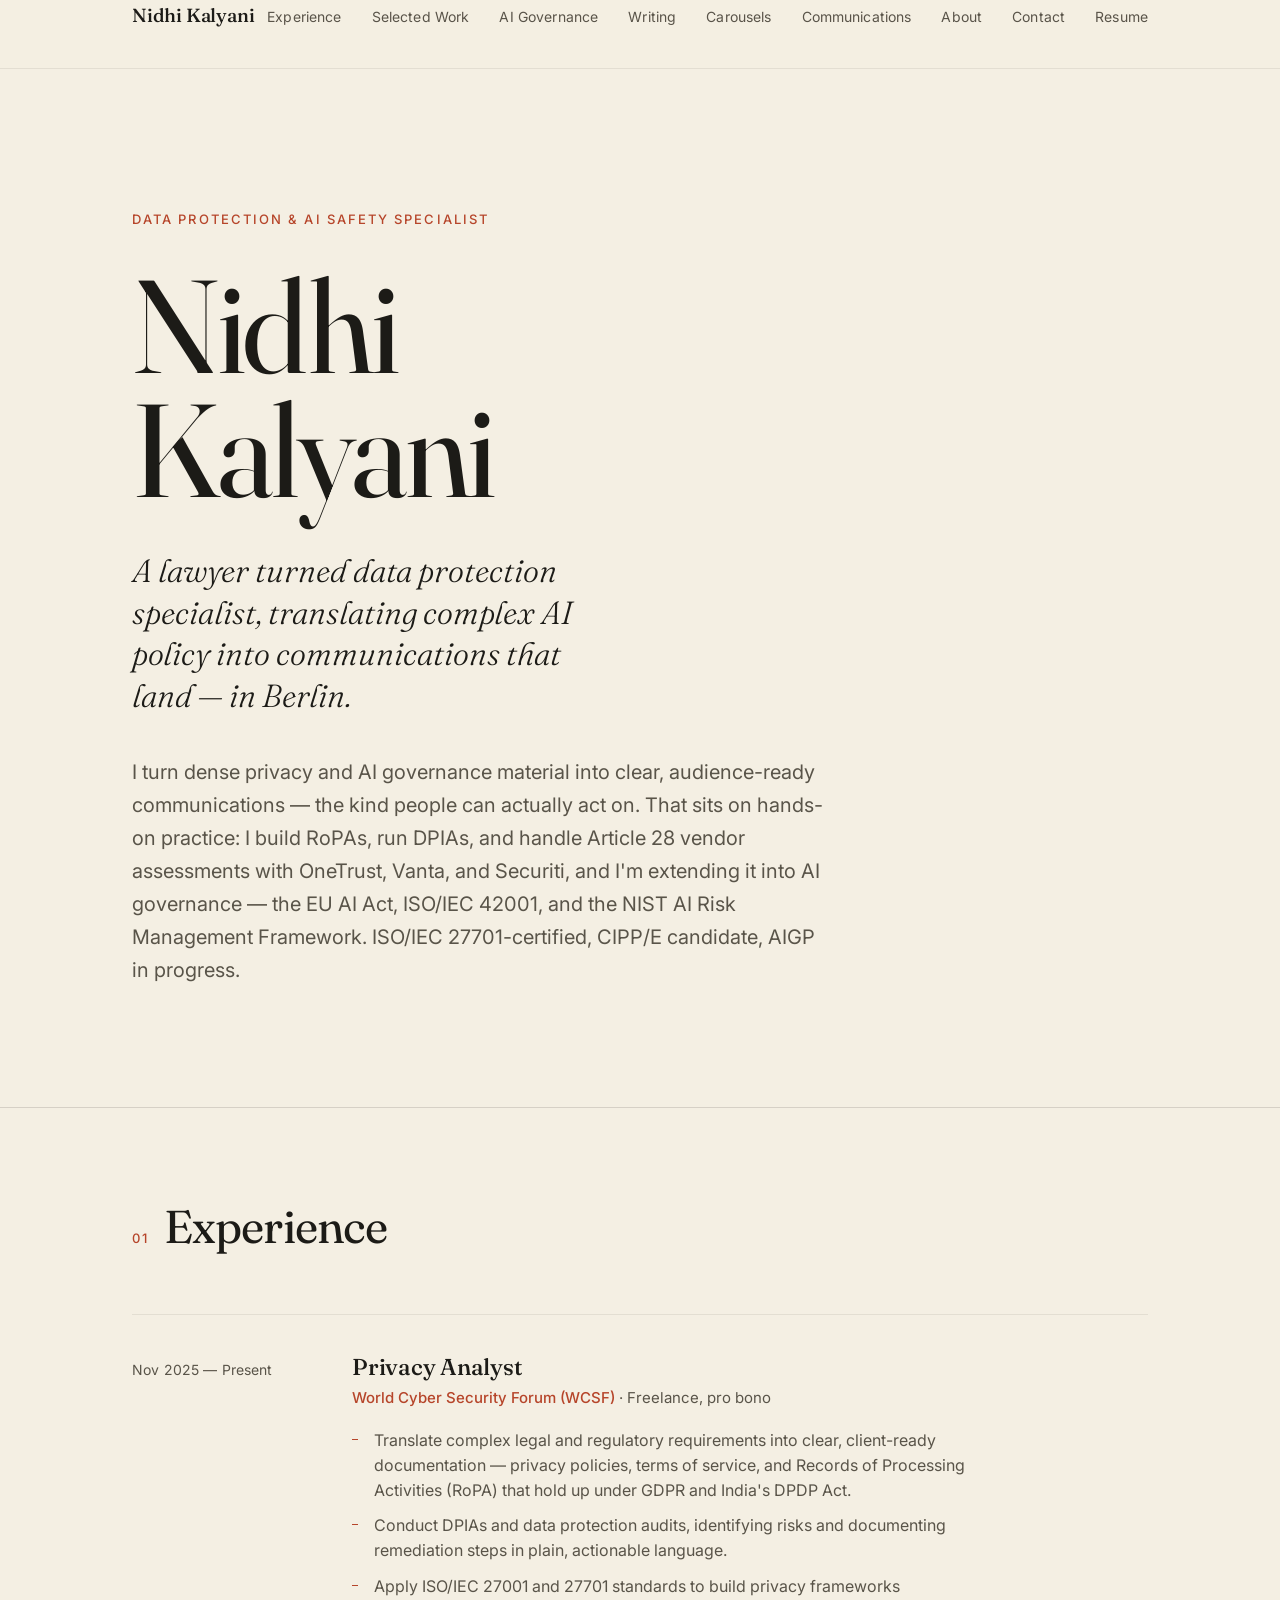
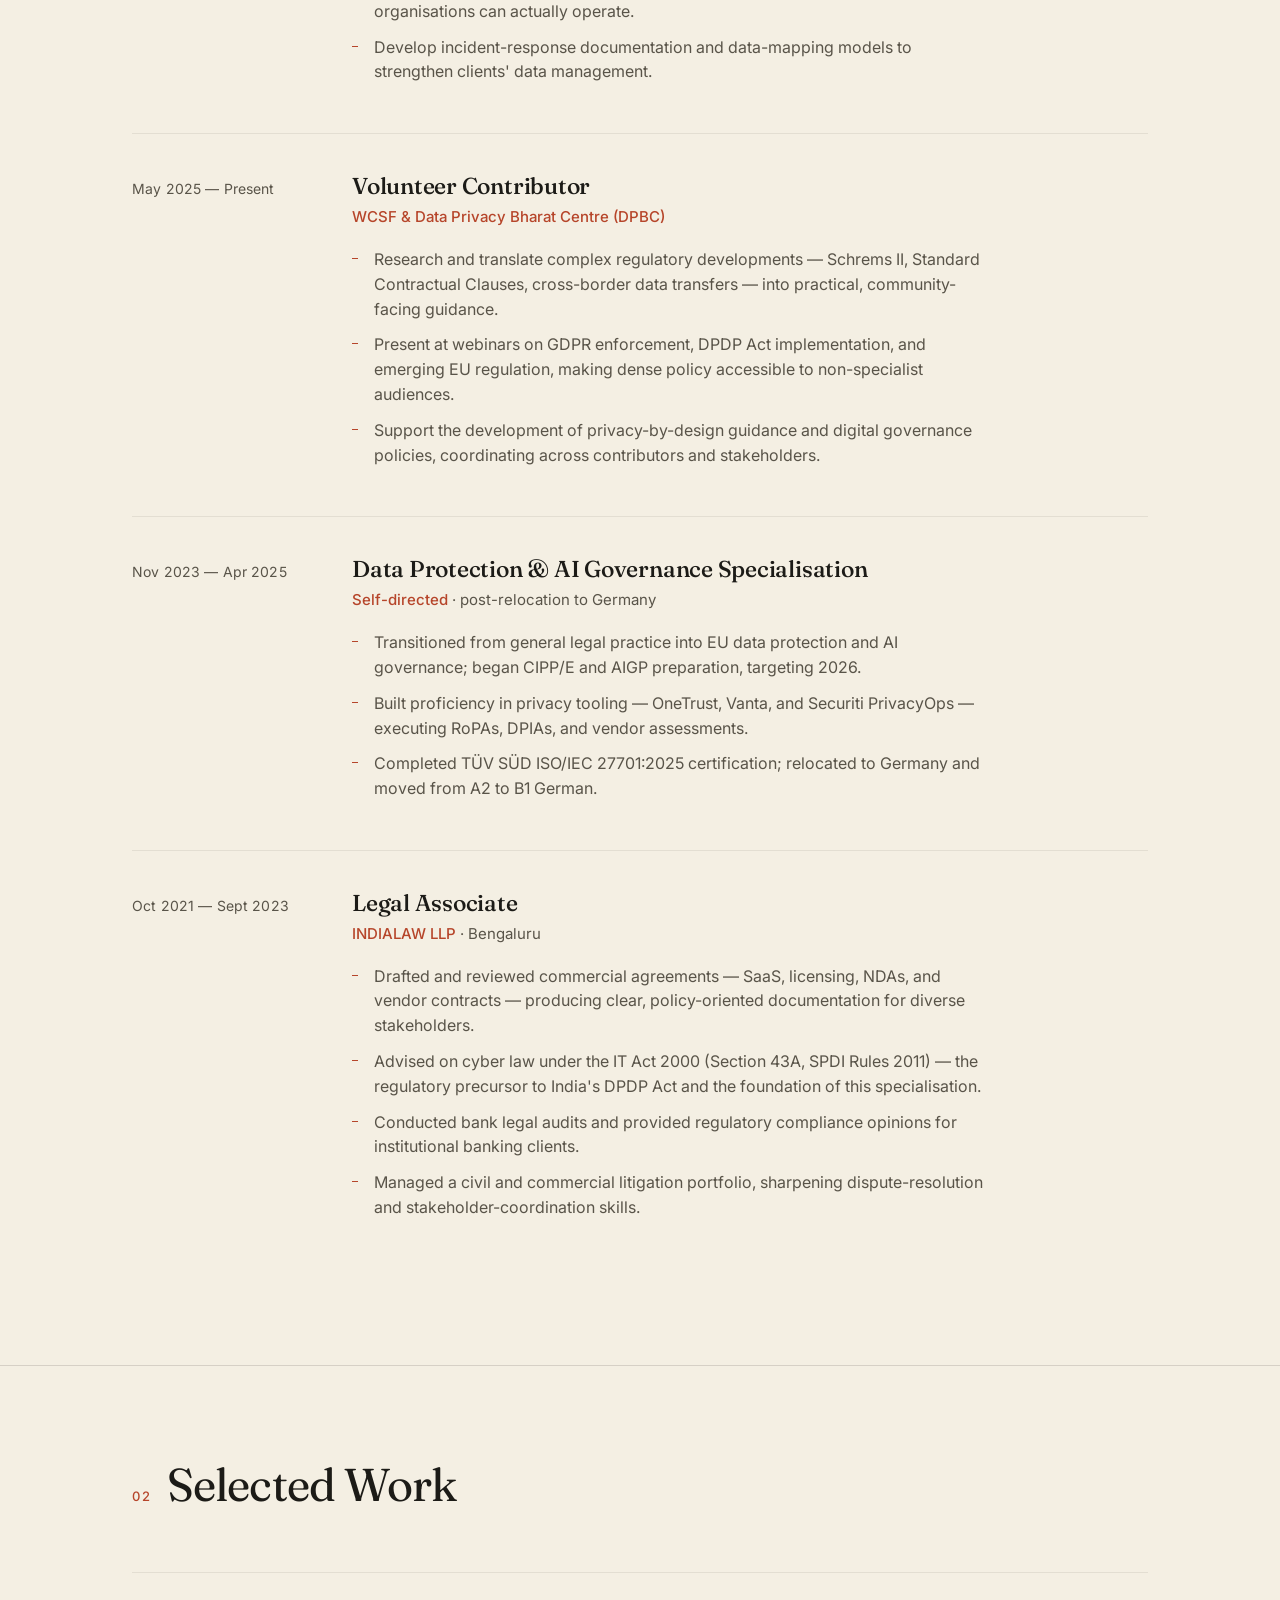
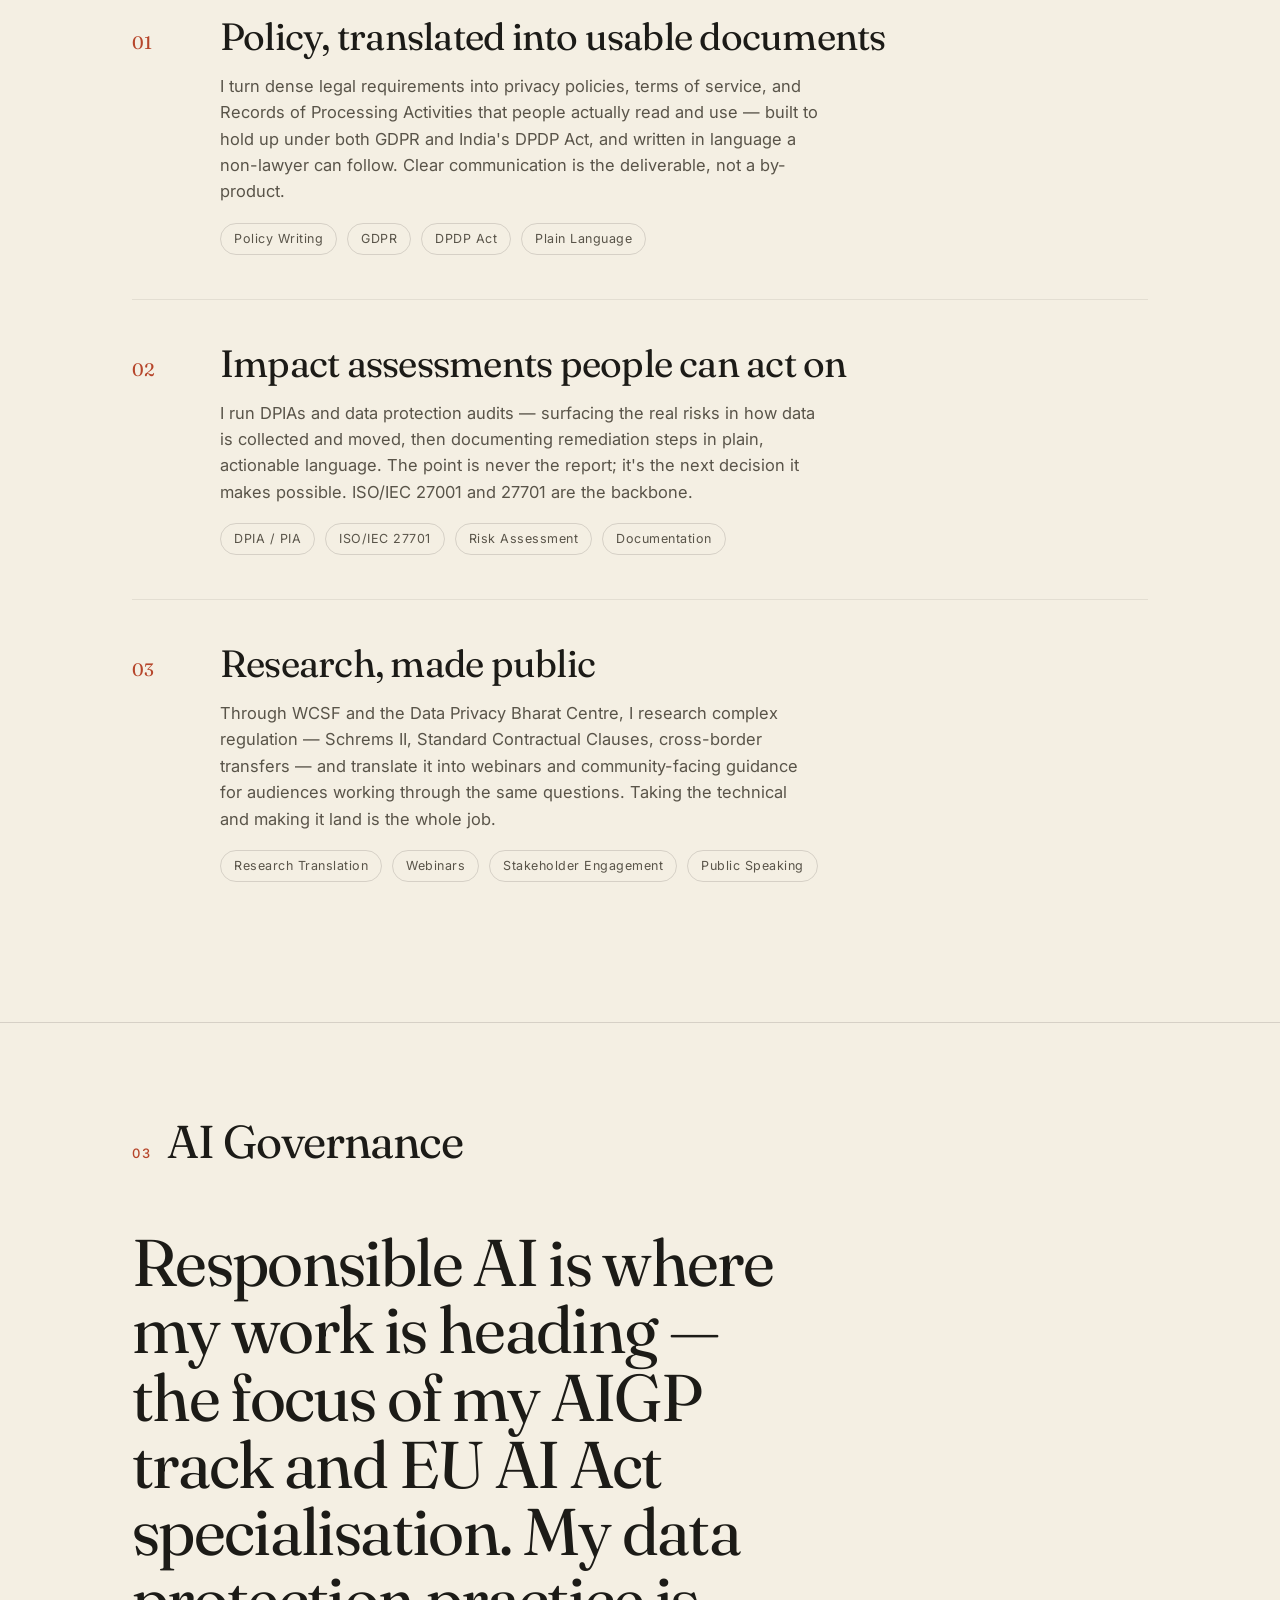
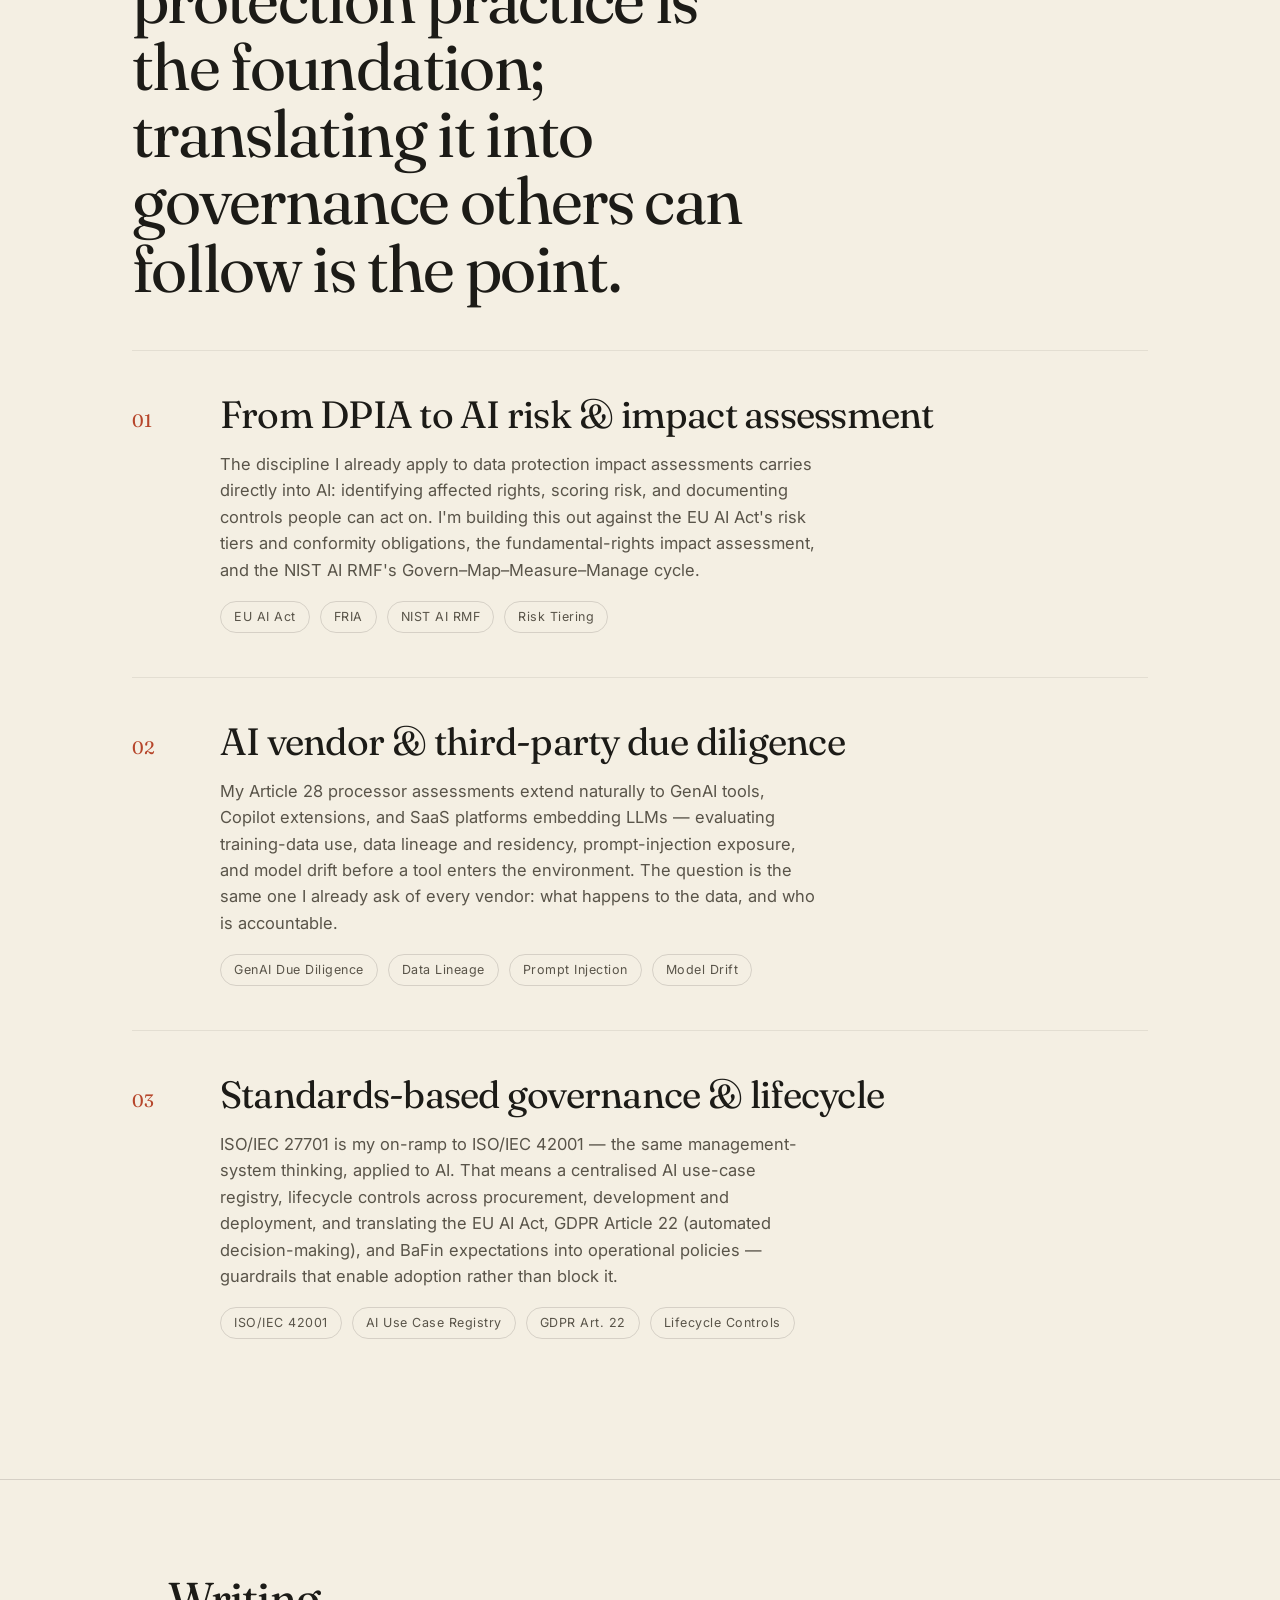
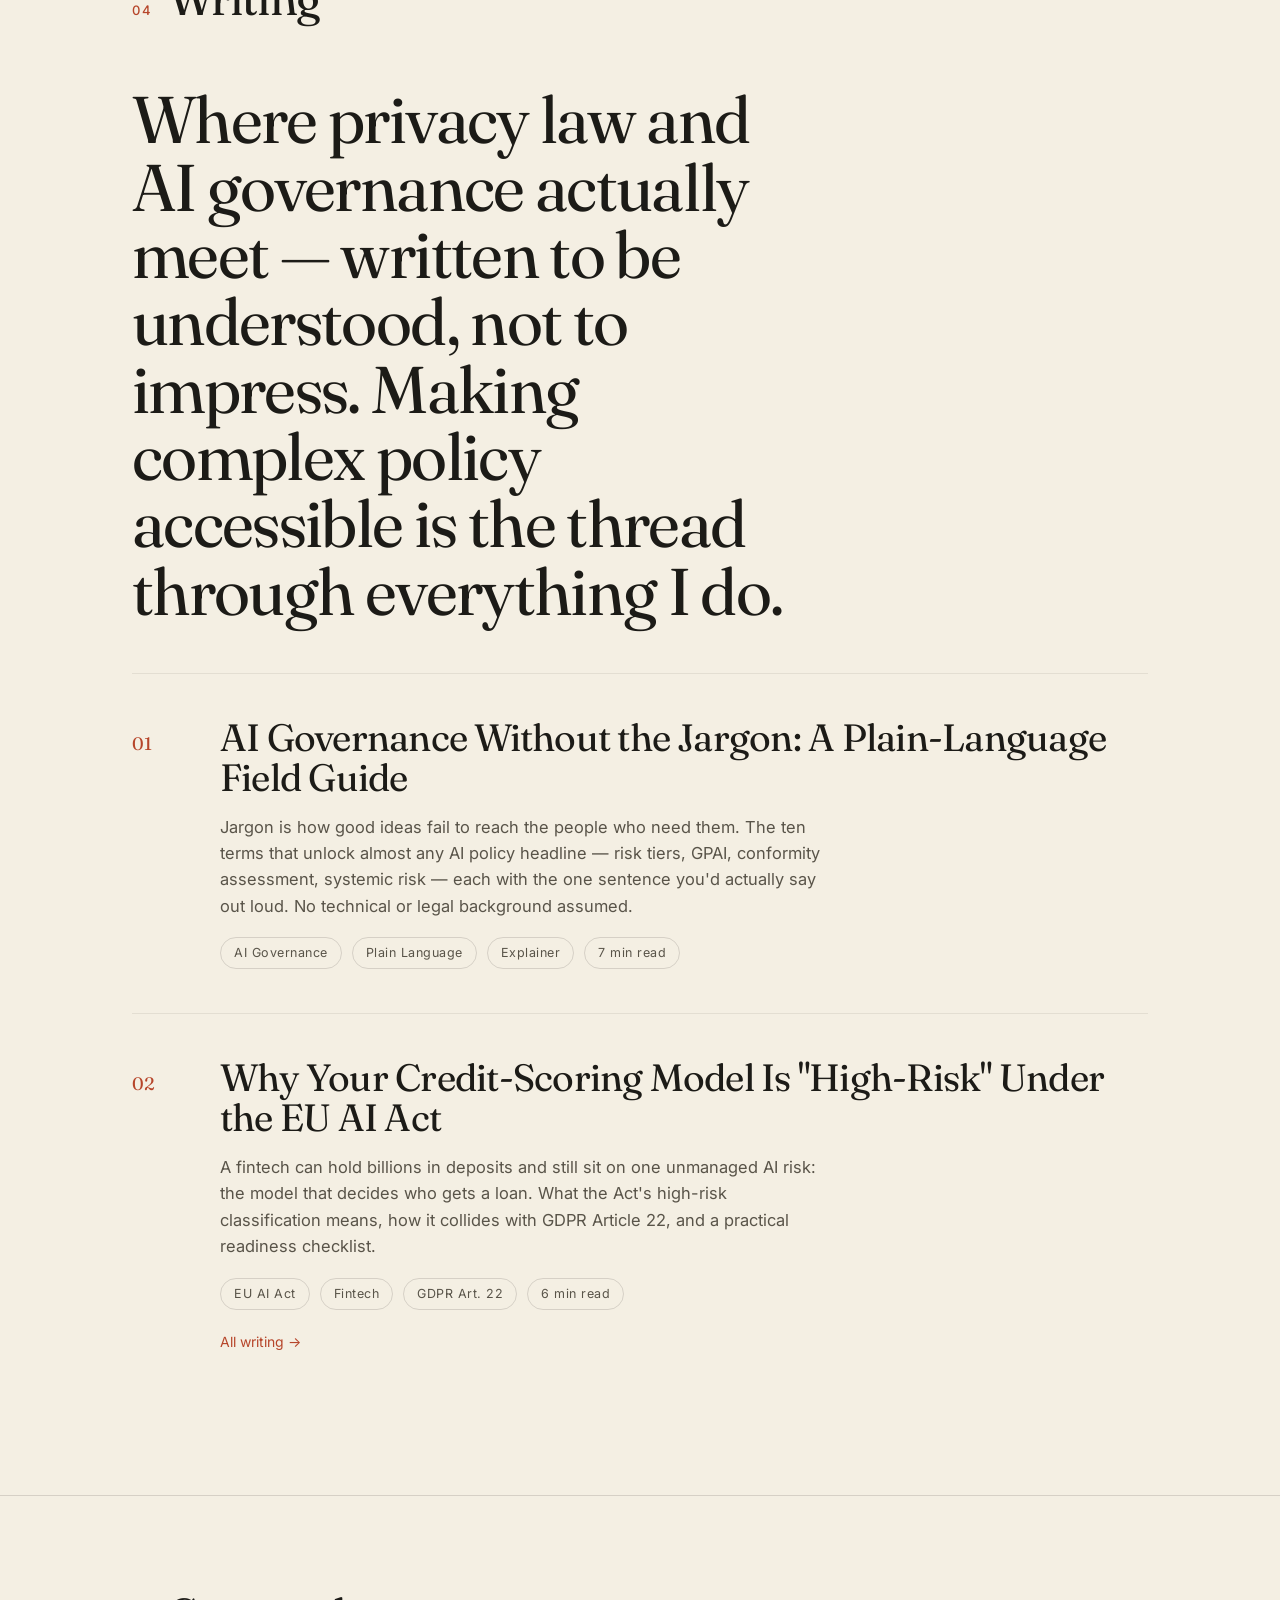
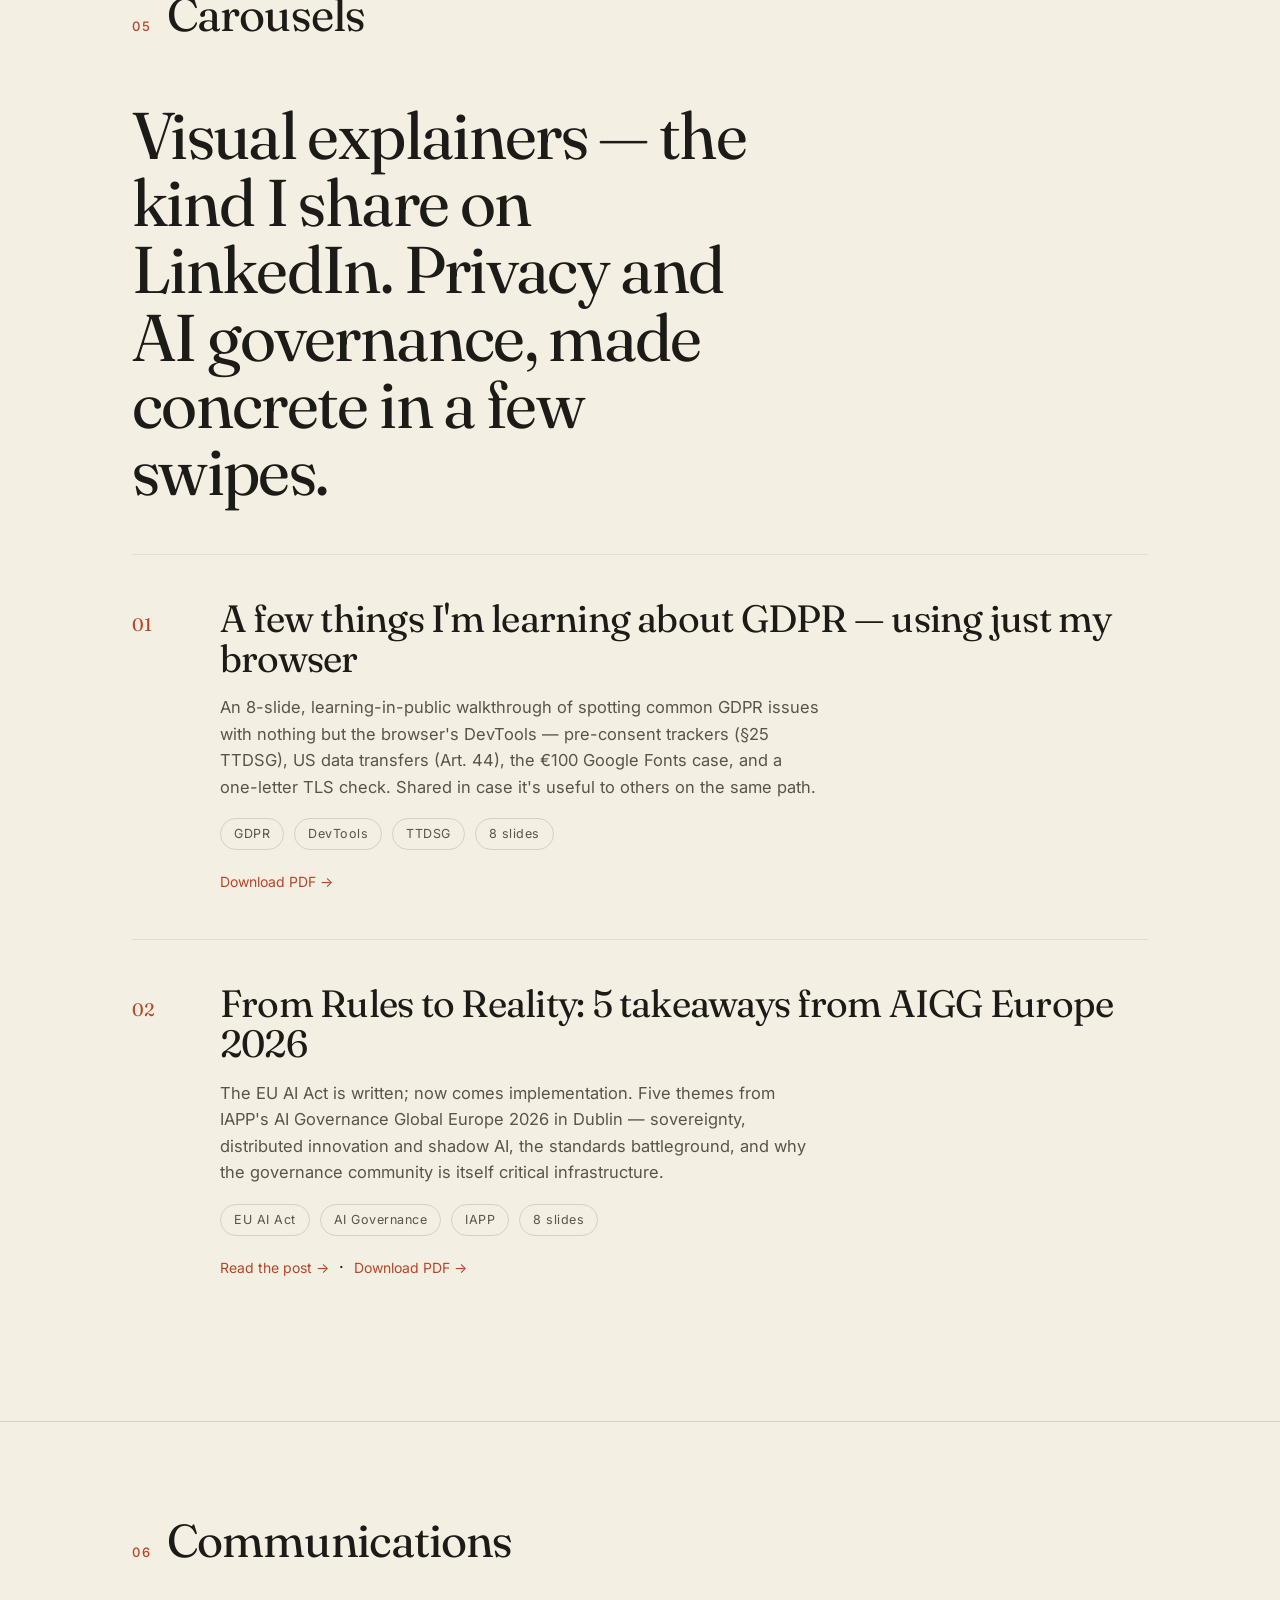
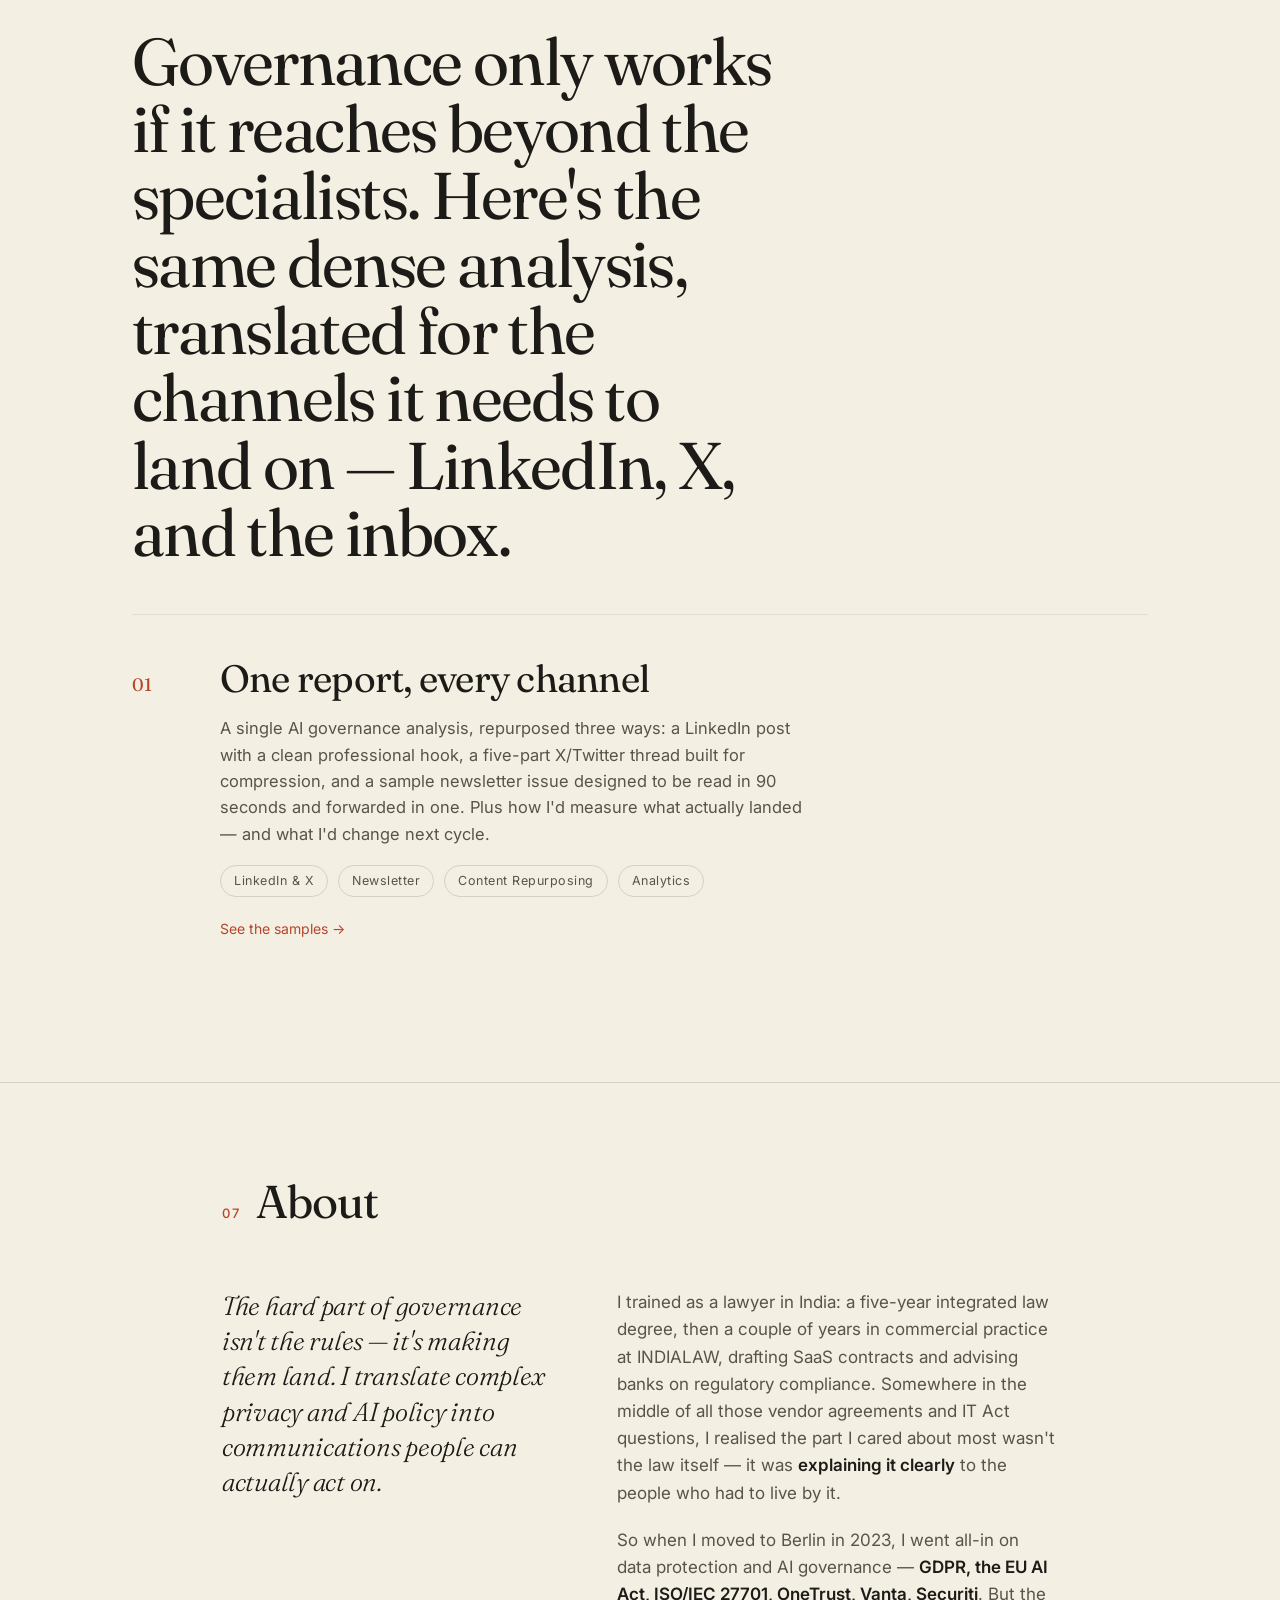
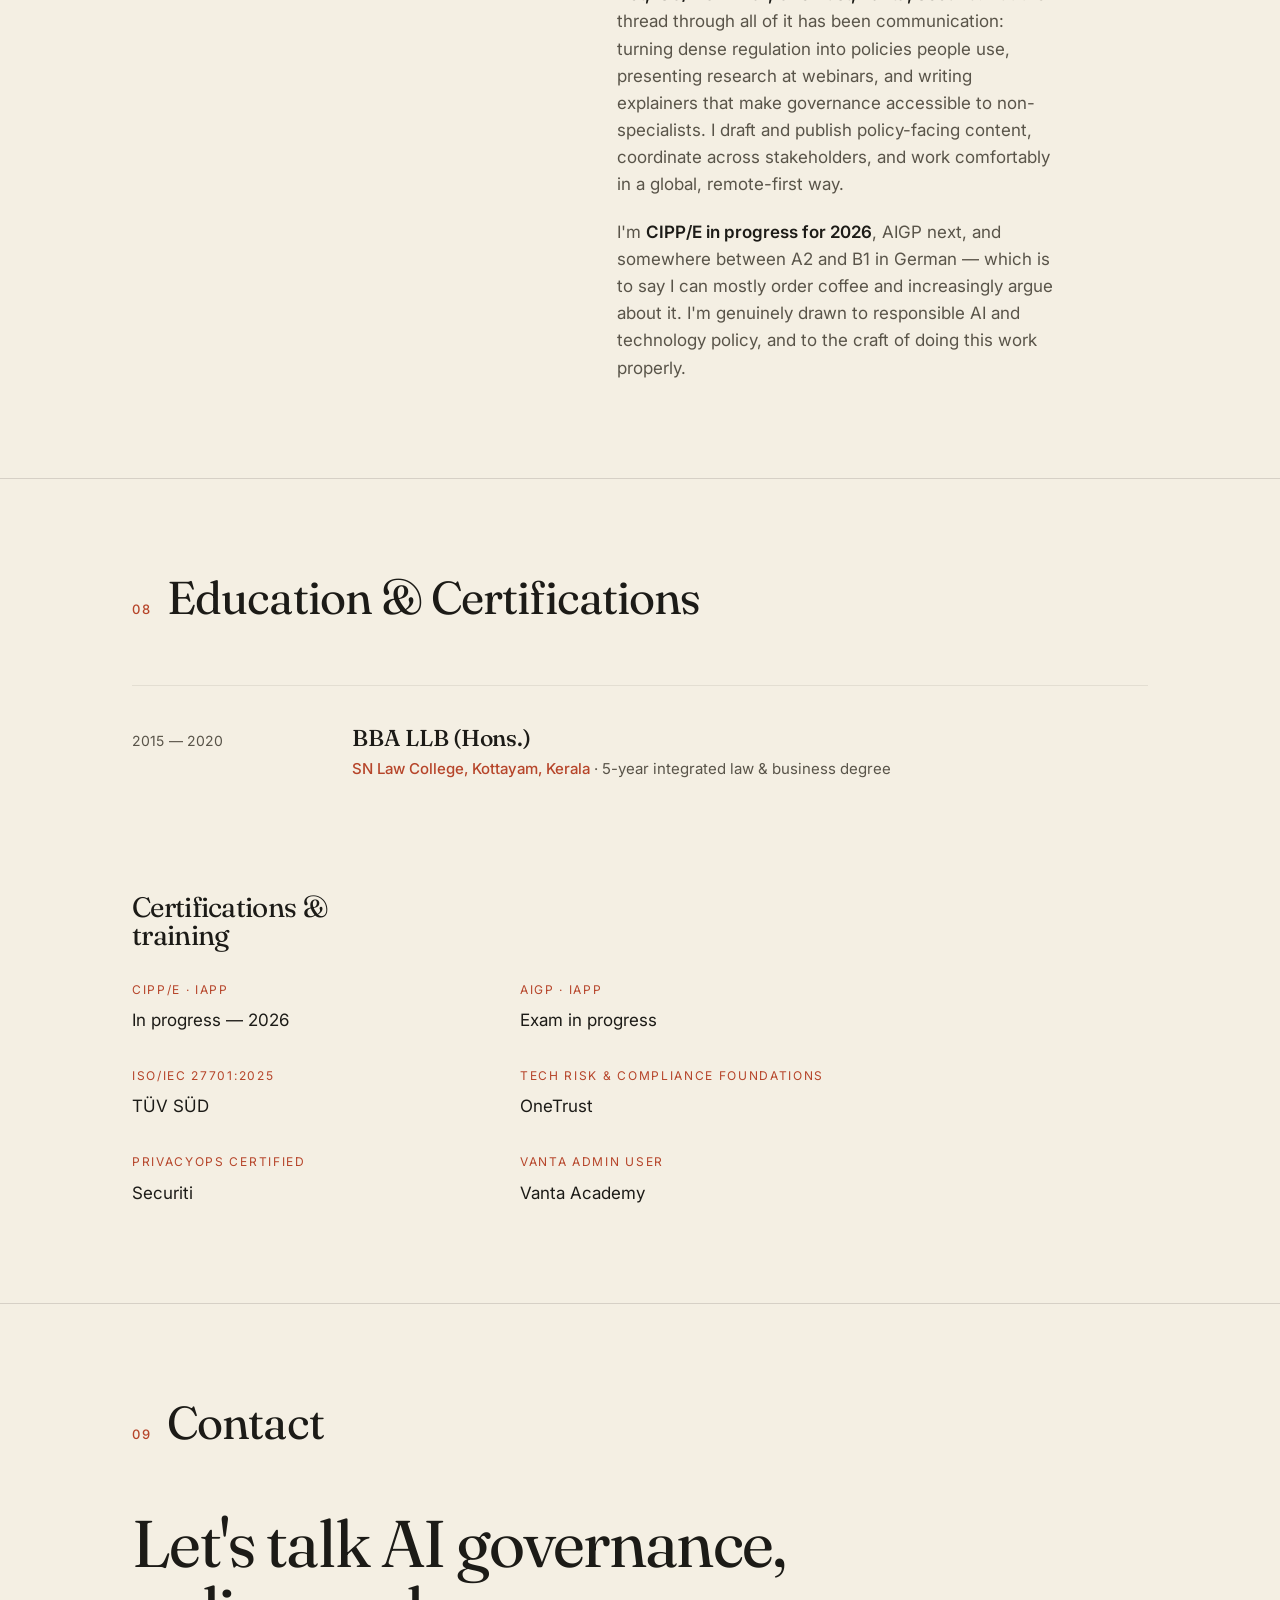
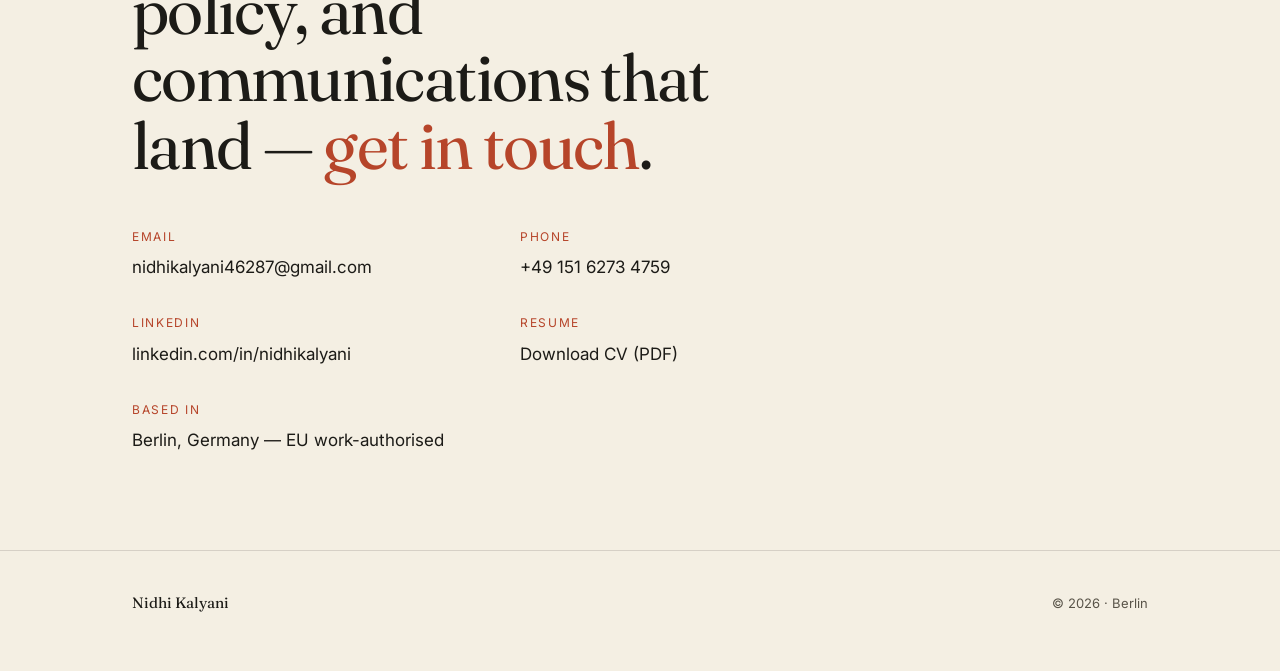
<file: index.html>
<!DOCTYPE html>
<html lang="en">
<head>
<!-- Nidhi Kalyani — Portfolio -->
<meta charset="utf-8" />
<meta name="viewport" content="width=device-width, initial-scale=1" />
<title>Nidhi Kalyani — Data Protection & AI Safety Specialist</title>
<meta name="description" content="Nidhi Kalyani — a lawyer turned data protection & AI governance specialist in Berlin, translating complex policy into clear, audience-ready communications. ISO/IEC 27701-certified, CIPP/E candidate, AIGP in progress." />
<link rel="preconnect" href="https://fonts.googleapis.com" />
<link rel="preconnect" href="https://fonts.gstatic.com" crossorigin />
<link href="https://fonts.googleapis.com/css2?family=Fraunces:ital,opsz,wght@0,9..144,300..600;1,9..144,300..500&family=Inter:wght@400;500;600&display=swap" rel="stylesheet" />

<style>
  :root {
    --paper: #F4EFE3;
    --paper-2: #EFE9DA;
    --ink: #1C1B17;
    --ink-soft: #595449;
    --accent: #B6452A;
    --line: rgba(28, 27, 23, 0.14);
    --line-soft: rgba(28, 27, 23, 0.08);
  }

  * { margin: 0; padding: 0; box-sizing: border-box; }

  html { scroll-behavior: smooth; }

  body {
    background: var(--paper);
    color: var(--ink);
    font-family: "Inter", system-ui, sans-serif;
    font-size: 17px;
    line-height: 1.6;
    -webkit-font-smoothing: antialiased;
    text-rendering: optimizeLegibility;
  }

  .serif {
    font-family: "Fraunces", Georgia, serif;
    font-optical-sizing: auto;
  }

  .wrap {
    width: 100%;
    max-width: 1080px;
    margin: 0 auto;
    padding: 0 32px;
  }

  /* ---------- NAV ---------- */
  nav {
    position: sticky;
    top: 0;
    z-index: 50;
    background: rgba(244, 239, 227, 0.9);
    backdrop-filter: saturate(120%);
    border-bottom: 1px solid var(--line-soft);
  }
  nav .wrap {
    display: flex;
    align-items: baseline;
    justify-content: space-between;
    height: 68px;
  }
  nav .brand {
    font-family: "Fraunces", serif;
    font-weight: 500;
    font-size: 19px;
    letter-spacing: -0.01em;
  }
  nav .links {
    display: flex;
    gap: 30px;
    font-size: 14px;
    letter-spacing: 0.01em;
  }
  nav .links a {
    color: var(--ink-soft);
    text-decoration: none;
    transition: color 0.2s ease;
  }
  nav .links a:hover { color: var(--accent); }

  /* ---------- HERO ---------- */
  header.hero { padding: 140px 0 120px; }
  .eyebrow {
    font-size: 13px;
    letter-spacing: 0.16em;
    text-transform: uppercase;
    color: var(--accent);
    font-weight: 500;
    margin-bottom: 34px;
  }
  h1.name {
    font-family: "Fraunces", serif;
    font-weight: 400;
    font-size: clamp(52px, 11vw, 132px);
    line-height: 0.94;
    letter-spacing: -0.025em;
    margin-bottom: 38px;
  }
  .headline {
    font-family: "Fraunces", serif;
    font-style: italic;
    font-weight: 300;
    font-size: clamp(22px, 3.4vw, 32px);
    line-height: 1.3;
    color: var(--ink);
    max-width: 22ch;
    margin-bottom: 40px;
  }
  .hero-intro {
    font-size: clamp(17px, 2vw, 20px);
    line-height: 1.65;
    color: var(--ink-soft);
    max-width: 54ch;
  }

  /* ---------- SECTION SCAFFOLD ---------- */
  section { padding: 96px 0; border-top: 1px solid var(--line); }
  .sec-head {
    display: flex;
    align-items: baseline;
    gap: 16px;
    margin-bottom: 64px;
  }
  .sec-num {
    font-size: 13px;
    letter-spacing: 0.12em;
    color: var(--accent);
    font-weight: 500;
    padding-top: 6px;
  }
  .sec-title {
    font-family: "Fraunces", serif;
    font-weight: 400;
    font-size: clamp(30px, 5vw, 46px);
    letter-spacing: -0.02em;
    line-height: 1;
  }

  /* ---------- EXPERIENCE ---------- */
  .xp {
    display: grid;
    grid-template-columns: 180px 1fr;
    gap: 40px;
    padding: 38px 0;
    border-top: 1px solid var(--line-soft);
  }
  .xp:first-of-type { border-top: none; }
  .xp .when {
    font-size: 14px;
    color: var(--ink-soft);
    letter-spacing: 0.01em;
    padding-top: 6px;
  }
  .xp .role {
    font-family: "Fraunces", serif;
    font-weight: 500;
    font-size: 23px;
    letter-spacing: -0.01em;
    line-height: 1.25;
    margin-bottom: 4px;
  }
  .xp .org {
    font-size: 15px;
    color: var(--accent);
    margin-bottom: 18px;
    font-weight: 500;
  }
  .xp .org .tag {
    color: var(--ink-soft);
    font-weight: 400;
  }
  .xp ul { list-style: none; }
  .xp li {
    position: relative;
    padding-left: 22px;
    color: var(--ink-soft);
    margin-bottom: 11px;
    font-size: 16px;
    line-height: 1.55;
    max-width: 64ch;
  }
  .xp li::before {
    content: "";
    position: absolute;
    left: 0;
    top: 11px;
    width: 6px;
    height: 1px;
    background: var(--accent);
  }

  /* ---------- SELECTED WORK ---------- */
  .work {
    display: grid;
    grid-template-columns: 56px 1fr;
    gap: 32px;
    padding: 44px 0;
    border-top: 1px solid var(--line-soft);
    transition: padding-left 0.3s ease;
  }
  .work:first-of-type { border-top: none; }
  .work:hover { padding-left: 8px; }
  .work .wnum {
    font-family: "Fraunces", serif;
    font-size: 18px;
    color: var(--accent);
    padding-top: 12px;
  }
  .work .wtitle {
    font-family: "Fraunces", serif;
    font-weight: 400;
    font-size: clamp(26px, 4vw, 38px);
    letter-spacing: -0.02em;
    line-height: 1.05;
    margin-bottom: 16px;
  }
  .work .wdesc {
    color: var(--ink-soft);
    max-width: 60ch;
    margin-bottom: 18px;
    font-size: 16.5px;
  }
  .work .wtags {
    display: flex;
    flex-wrap: wrap;
    gap: 10px;
  }
  .work .wtags span {
    font-size: 12.5px;
    letter-spacing: 0.04em;
    color: var(--ink-soft);
    border: 1px solid var(--line);
    border-radius: 100px;
    padding: 5px 13px;
  }

  /* ---------- ABOUT ---------- */
  #about .wrap { max-width: 900px; }
  .about-grid {
    display: grid;
    grid-template-columns: 1fr 1.3fr;
    gap: 56px;
    align-items: start;
  }
  .about-lead {
    font-family: "Fraunces", serif;
    font-style: italic;
    font-weight: 300;
    font-size: 26px;
    line-height: 1.35;
    letter-spacing: -0.01em;
  }
  .about-body p {
    color: var(--ink-soft);
    margin-bottom: 20px;
    font-size: 17px;
  }
  .about-body p:last-child { margin-bottom: 0; }
  .about-body strong { color: var(--ink); font-weight: 600; }

  /* ---------- CONTACT ---------- */
  #contact { border-top: 1px solid var(--line); }
  .contact-big {
    font-family: "Fraunces", serif;
    font-weight: 400;
    font-size: clamp(34px, 6vw, 66px);
    letter-spacing: -0.025em;
    line-height: 1.02;
    margin-bottom: 48px;
    max-width: 16ch;
  }
  .contact-big a {
    color: var(--accent);
    text-decoration: none;
    border-bottom: 2px solid transparent;
    transition: border-color 0.2s ease;
  }
  .contact-big a:hover { border-color: var(--accent); }
  .contact-rows {
    display: grid;
    grid-template-columns: repeat(2, 1fr);
    gap: 32px 56px;
    max-width: 720px;
  }
  .crow .clabel {
    font-size: 12px;
    letter-spacing: 0.14em;
    text-transform: uppercase;
    color: var(--accent);
    margin-bottom: 8px;
  }
  .crow a, .crow span {
    color: var(--ink);
    text-decoration: none;
    font-size: 17px;
    transition: color 0.2s ease;
  }
  .crow a:hover { color: var(--accent); }

  /* ---------- FOOTER ---------- */
  footer {
    padding: 40px 0 56px;
    border-top: 1px solid var(--line);
    display: flex;
    justify-content: space-between;
    align-items: center;
    font-size: 13px;
    color: var(--ink-soft);
  }
  footer .serif { font-size: 15px; color: var(--ink); }

  /* ---------- REVEAL ---------- */
  .reveal {
    opacity: 0;
    transform: translateY(18px);
    transition: opacity 0.7s ease, transform 0.7s ease;
  }
  .reveal.in { opacity: 1; transform: none; }

  /* ---------- RESPONSIVE ---------- */
  @media (max-width: 720px) {
    body { font-size: 16px; }
    .wrap { padding: 0 22px; }
    nav .links { gap: 18px; }
    nav .links a:nth-child(2) { display: none; }
    header.hero { padding: 90px 0 76px; }
    section { padding: 68px 0; }
    .sec-head { margin-bottom: 44px; }
    .xp { grid-template-columns: 1fr; gap: 10px; }
    .xp .when { padding-top: 0; font-size: 13px; }
    .work { grid-template-columns: 36px 1fr; gap: 18px; }
    .about-grid { grid-template-columns: 1fr; gap: 28px; }
    .contact-rows { grid-template-columns: 1fr; gap: 24px; }
  }
</style>
</head>

<body>

<nav>
  <div class="wrap">
    <span class="brand">Nidhi Kalyani</span>
    <div class="links">
      <a href="#experience">Experience</a>
      <a href="#work">Selected Work</a>
      <a href="#ai-governance">AI Governance</a>
      <a href="#writing">Writing</a>
      <a href="#carousels">Carousels</a>
      <a href="#communications">Communications</a>
      <a href="#about">About</a>
      <a href="#contact">Contact</a>
      <a href="Nidhi-Kalyani-Resume-2026.pdf" target="_blank" rel="noopener">Resume</a>
    </div>
  </div>
</nav>

<header class="hero">
  <div class="wrap">
    <div class="eyebrow reveal">Data Protection &amp; AI Safety Specialist</div>
    <h1 class="name serif reveal">Nidhi<br />Kalyani</h1>
    <p class="headline reveal">A lawyer turned data protection specialist, translating complex AI policy into communications that land — in Berlin.</p>
    <p class="hero-intro reveal">I turn dense privacy and AI governance material into clear, audience-ready communications — the kind people can actually act on. That sits on hands-on practice: I build RoPAs, run DPIAs, and handle Article 28 vendor assessments with OneTrust, Vanta, and Securiti, and I'm extending it into AI governance — the EU AI Act, ISO/IEC 42001, and the NIST AI Risk Management Framework. ISO/IEC 27701-certified, CIPP/E candidate, AIGP in progress.</p>
  </div>
</header>

<section id="experience">
  <div class="wrap">
    <div class="sec-head reveal">
      <span class="sec-num">01</span>
      <h2 class="sec-title serif">Experience</h2>
    </div>

    <div class="xp reveal">
      <div class="when">Nov 2025 — Present</div>
      <div>
        <div class="role serif">Privacy Analyst</div>
        <div class="org">World Cyber Security Forum (WCSF) <span class="tag">· Freelance, pro bono</span></div>
        <ul>
          <li>Translate complex legal and regulatory requirements into clear, client-ready documentation — privacy policies, terms of service, and Records of Processing Activities (RoPA) that hold up under GDPR and India's DPDP Act.</li>
          <li>Conduct DPIAs and data protection audits, identifying risks and documenting remediation steps in plain, actionable language.</li>
          <li>Apply ISO/IEC 27001 and 27701 standards to build privacy frameworks organisations can actually operate.</li>
          <li>Develop incident-response documentation and data-mapping models to strengthen clients' data management.</li>
        </ul>
      </div>
    </div>

    <div class="xp reveal">
      <div class="when">May 2025 — Present</div>
      <div>
        <div class="role serif">Volunteer Contributor</div>
        <div class="org">WCSF &amp; Data Privacy Bharat Centre (DPBC)</div>
        <ul>
          <li>Research and translate complex regulatory developments — Schrems II, Standard Contractual Clauses, cross-border data transfers — into practical, community-facing guidance.</li>
          <li>Present at webinars on GDPR enforcement, DPDP Act implementation, and emerging EU regulation, making dense policy accessible to non-specialist audiences.</li>
          <li>Support the development of privacy-by-design guidance and digital governance policies, coordinating across contributors and stakeholders.</li>
        </ul>
      </div>
    </div>

    <div class="xp reveal">
      <div class="when">Nov 2023 — Apr 2025</div>
      <div>
        <div class="role serif">Data Protection &amp; AI Governance Specialisation</div>
        <div class="org">Self-directed <span class="tag">· post-relocation to Germany</span></div>
        <ul>
          <li>Transitioned from general legal practice into EU data protection and AI governance; began CIPP/E and AIGP preparation, targeting 2026.</li>
          <li>Built proficiency in privacy tooling — OneTrust, Vanta, and Securiti PrivacyOps — executing RoPAs, DPIAs, and vendor assessments.</li>
          <li>Completed TÜV SÜD ISO/IEC 27701:2025 certification; relocated to Germany and moved from A2 to B1 German.</li>
        </ul>
      </div>
    </div>

    <div class="xp reveal">
      <div class="when">Oct 2021 — Sept 2023</div>
      <div>
        <div class="role serif">Legal Associate</div>
        <div class="org">INDIALAW LLP <span class="tag">· Bengaluru</span></div>
        <ul>
          <li>Drafted and reviewed commercial agreements — SaaS, licensing, NDAs, and vendor contracts — producing clear, policy-oriented documentation for diverse stakeholders.</li>
          <li>Advised on cyber law under the IT Act 2000 (Section 43A, SPDI Rules 2011) — the regulatory precursor to India's DPDP Act and the foundation of this specialisation.</li>
          <li>Conducted bank legal audits and provided regulatory compliance opinions for institutional banking clients.</li>
          <li>Managed a civil and commercial litigation portfolio, sharpening dispute-resolution and stakeholder-coordination skills.</li>
        </ul>
      </div>
    </div>
  </div>
</section>

<section id="work">
  <div class="wrap">
    <div class="sec-head reveal">
      <span class="sec-num">02</span>
      <h2 class="sec-title serif">Selected Work</h2>
    </div>

    <div class="work reveal">
      <div class="wnum serif">01</div>
      <div>
        <h3 class="wtitle serif">Policy, translated into usable documents</h3>
        <p class="wdesc">I turn dense legal requirements into privacy policies, terms of service, and Records of Processing Activities that people actually read and use — built to hold up under both GDPR and India's DPDP Act, and written in language a non-lawyer can follow. Clear communication is the deliverable, not a by-product.</p>
        <div class="wtags">
          <span>Policy Writing</span><span>GDPR</span><span>DPDP Act</span><span>Plain Language</span>
        </div>
      </div>
    </div>

    <div class="work reveal">
      <div class="wnum serif">02</div>
      <div>
        <h3 class="wtitle serif">Impact assessments people can act on</h3>
        <p class="wdesc">I run DPIAs and data protection audits — surfacing the real risks in how data is collected and moved, then documenting remediation steps in plain, actionable language. The point is never the report; it's the next decision it makes possible. ISO/IEC 27001 and 27701 are the backbone.</p>
        <div class="wtags">
          <span>DPIA / PIA</span><span>ISO/IEC 27701</span><span>Risk Assessment</span><span>Documentation</span>
        </div>
      </div>
    </div>

    <div class="work reveal">
      <div class="wnum serif">03</div>
      <div>
        <h3 class="wtitle serif">Research, made public</h3>
        <p class="wdesc">Through WCSF and the Data Privacy Bharat Centre, I research complex regulation — Schrems II, Standard Contractual Clauses, cross-border transfers — and translate it into webinars and community-facing guidance for audiences working through the same questions. Taking the technical and making it land is the whole job.</p>
        <div class="wtags">
          <span>Research Translation</span><span>Webinars</span><span>Stakeholder Engagement</span><span>Public Speaking</span>
        </div>
      </div>
    </div>
  </div>
</section>

<section id="ai-governance">
  <div class="wrap">
    <div class="sec-head reveal">
      <span class="sec-num">03</span>
      <h2 class="sec-title serif">AI Governance</h2>
    </div>

    <p class="contact-big serif reveal" style="margin-bottom:48px;">Responsible AI is where my work is heading — the focus of my AIGP track and EU AI Act specialisation. My data protection practice is the foundation; translating it into governance others can follow is the point.</p>

    <div class="work reveal">
      <div class="wnum serif">01</div>
      <div>
        <h3 class="wtitle serif">From DPIA to AI risk &amp; impact assessment</h3>
        <p class="wdesc">The discipline I already apply to data protection impact assessments carries directly into AI: identifying affected rights, scoring risk, and documenting controls people can act on. I'm building this out against the EU AI Act's risk tiers and conformity obligations, the fundamental-rights impact assessment, and the NIST AI RMF's Govern–Map–Measure–Manage cycle.</p>
        <div class="wtags">
          <span>EU AI Act</span><span>FRIA</span><span>NIST AI RMF</span><span>Risk Tiering</span>
        </div>
      </div>
    </div>

    <div class="work reveal">
      <div class="wnum serif">02</div>
      <div>
        <h3 class="wtitle serif">AI vendor &amp; third-party due diligence</h3>
        <p class="wdesc">My Article 28 processor assessments extend naturally to GenAI tools, Copilot extensions, and SaaS platforms embedding LLMs — evaluating training-data use, data lineage and residency, prompt-injection exposure, and model drift before a tool enters the environment. The question is the same one I already ask of every vendor: what happens to the data, and who is accountable.</p>
        <div class="wtags">
          <span>GenAI Due Diligence</span><span>Data Lineage</span><span>Prompt Injection</span><span>Model Drift</span>
        </div>
      </div>
    </div>

    <div class="work reveal">
      <div class="wnum serif">03</div>
      <div>
        <h3 class="wtitle serif">Standards-based governance &amp; lifecycle</h3>
        <p class="wdesc">ISO/IEC 27701 is my on-ramp to ISO/IEC 42001 — the same management-system thinking, applied to AI. That means a centralised AI use-case registry, lifecycle controls across procurement, development and deployment, and translating the EU AI Act, GDPR Article 22 (automated decision-making), and BaFin expectations into operational policies — guardrails that enable adoption rather than block it.</p>
        <div class="wtags">
          <span>ISO/IEC 42001</span><span>AI Use Case Registry</span><span>GDPR Art. 22</span><span>Lifecycle Controls</span>
        </div>
      </div>
    </div>
  </div>
</section>

<section id="writing">
  <div class="wrap">
    <div class="sec-head reveal">
      <span class="sec-num">04</span>
      <h2 class="sec-title serif">Writing</h2>
    </div>

    <p class="contact-big serif reveal" style="margin-bottom:48px;">Where privacy law and AI governance actually meet — written to be understood, not to impress. Making complex policy accessible is the thread through everything I do.</p>

    <div class="work reveal">
      <div class="wnum serif">01</div>
      <div>
        <h3 class="wtitle serif"><a href="blog/ai-governance-without-the-jargon.html" style="color:inherit;text-decoration:none;">AI Governance Without the Jargon: A Plain-Language Field Guide</a></h3>
        <p class="wdesc">Jargon is how good ideas fail to reach the people who need them. The ten terms that unlock almost any AI policy headline — risk tiers, GPAI, conformity assessment, systemic risk — each with the one sentence you'd actually say out loud. No technical or legal background assumed.</p>
        <div class="wtags">
          <span>AI Governance</span><span>Plain Language</span><span>Explainer</span><span>7 min read</span>
        </div>
      </div>
    </div>

    <div class="work reveal">
      <div class="wnum serif">02</div>
      <div>
        <h3 class="wtitle serif"><a href="blog/why-credit-scoring-is-high-risk-eu-ai-act.html" style="color:inherit;text-decoration:none;">Why Your Credit-Scoring Model Is "High-Risk" Under the EU AI Act</a></h3>
        <p class="wdesc">A fintech can hold billions in deposits and still sit on one unmanaged AI risk: the model that decides who gets a loan. What the Act's high-risk classification means, how it collides with GDPR Article 22, and a practical readiness checklist.</p>
        <div class="wtags">
          <span>EU AI Act</span><span>Fintech</span><span>GDPR Art. 22</span><span>6 min read</span>
        </div>
        <p style="margin-top:18px;"><a href="blog/index.html" style="color:var(--accent);text-decoration:none;font-size:14px;">All writing →</a></p>
      </div>
    </div>
  </div>
</section>

<section id="carousels">
  <div class="wrap">
    <div class="sec-head reveal">
      <span class="sec-num">05</span>
      <h2 class="sec-title serif">Carousels</h2>
    </div>

    <p class="contact-big serif reveal" style="margin-bottom:48px;">Visual explainers — the kind I share on LinkedIn. Privacy and AI governance, made concrete in a few swipes.</p>

    <div class="work reveal">
      <div class="wnum serif">01</div>
      <div>
        <h3 class="wtitle serif"><a href="carousels/gdpr-devtools/Nidhi-Kalyani-GDPR-DevTools-carousel.pdf" target="_blank" rel="noopener" style="color:inherit;text-decoration:none;">A few things I'm learning about GDPR — using just my browser</a></h3>
        <p class="wdesc">An 8-slide, learning-in-public walkthrough of spotting common GDPR issues with nothing but the browser's DevTools — pre-consent trackers (§25 TTDSG), US data transfers (Art. 44), the €100 Google Fonts case, and a one-letter TLS check. Shared in case it's useful to others on the same path.</p>
        <div class="wtags">
          <span>GDPR</span><span>DevTools</span><span>TTDSG</span><span>8 slides</span>
        </div>
        <p style="margin-top:18px;"><a href="carousels/gdpr-devtools/Nidhi-Kalyani-GDPR-DevTools-carousel.pdf" target="_blank" rel="noopener" style="color:var(--accent);text-decoration:none;font-size:14px;">Download PDF →</a></p>
      </div>
    </div>

    <div class="work reveal">
      <div class="wnum serif">02</div>
      <div>
        <h3 class="wtitle serif"><a href="carousels/aigg-europe-2026/Nidhi-Kalyani-AIGG-Europe-2026-carousel.pdf" target="_blank" rel="noopener" style="color:inherit;text-decoration:none;">From Rules to Reality: 5 takeaways from AIGG Europe 2026</a></h3>
        <p class="wdesc">The EU AI Act is written; now comes implementation. Five themes from IAPP's AI Governance Global Europe 2026 in Dublin — sovereignty, distributed innovation and shadow AI, the standards battleground, and why the governance community is itself critical infrastructure.</p>
        <div class="wtags">
          <span>EU AI Act</span><span>AI Governance</span><span>IAPP</span><span>8 slides</span>
        </div>
        <p style="margin-top:18px;"><a href="blog/aigg-europe-2026-from-rules-to-implementation.html" style="color:var(--accent);text-decoration:none;font-size:14px;">Read the post →</a> &nbsp;·&nbsp; <a href="carousels/aigg-europe-2026/Nidhi-Kalyani-AIGG-Europe-2026-carousel.pdf" target="_blank" rel="noopener" style="color:var(--accent);text-decoration:none;font-size:14px;">Download PDF →</a></p>
      </div>
    </div>
  </div>
</section>

<section id="communications">
  <div class="wrap">
    <div class="sec-head reveal">
      <span class="sec-num">06</span>
      <h2 class="sec-title serif">Communications</h2>
    </div>

    <p class="contact-big serif reveal" style="margin-bottom:48px;">Governance only works if it reaches beyond the specialists. Here's the same dense analysis, translated for the channels it needs to land on — LinkedIn, X, and the inbox.</p>

    <div class="work reveal">
      <div class="wnum serif">01</div>
      <div>
        <h3 class="wtitle serif"><a href="communications/index.html" style="color:inherit;text-decoration:none;">One report, every channel</a></h3>
        <p class="wdesc">A single AI governance analysis, repurposed three ways: a LinkedIn post with a clean professional hook, a five-part X/Twitter thread built for compression, and a sample newsletter issue designed to be read in 90 seconds and forwarded in one. Plus how I'd measure what actually landed — and what I'd change next cycle.</p>
        <div class="wtags">
          <span>LinkedIn &amp; X</span><span>Newsletter</span><span>Content Repurposing</span><span>Analytics</span>
        </div>
        <p style="margin-top:18px;"><a href="communications/index.html" style="color:var(--accent);text-decoration:none;font-size:14px;">See the samples →</a></p>
      </div>
    </div>
  </div>
</section>

<section id="about">
  <div class="wrap">
    <div class="sec-head reveal">
      <span class="sec-num">07</span>
      <h2 class="sec-title serif">About</h2>
    </div>
    <div class="about-grid">
      <p class="about-lead serif reveal">The hard part of governance isn't the rules — it's making them land. I translate complex privacy and AI policy into communications people can actually act on.</p>
      <div class="about-body reveal">
        <p>I trained as a lawyer in India: a five-year integrated law degree, then a couple of years in commercial practice at INDIALAW, drafting SaaS contracts and advising banks on regulatory compliance. Somewhere in the middle of all those vendor agreements and IT Act questions, I realised the part I cared about most wasn't the law itself — it was <strong>explaining it clearly</strong> to the people who had to live by it.</p>
        <p>So when I moved to Berlin in 2023, I went all-in on data protection and AI governance — <strong>GDPR, the EU AI Act, ISO/IEC 27701, OneTrust, Vanta, Securiti</strong>. But the thread through all of it has been communication: turning dense regulation into policies people use, presenting research at webinars, and writing explainers that make governance accessible to non-specialists. I draft and publish policy-facing content, coordinate across stakeholders, and work comfortably in a global, remote-first way.</p>
        <p>I'm <strong>CIPP/E in progress for 2026</strong>, AIGP next, and somewhere between A2 and B1 in German — which is to say I can mostly order coffee and increasingly argue about it. I'm genuinely drawn to responsible AI and technology policy, and to the craft of doing this work properly.</p>
      </div>
    </div>
  </div>
</section>

<section id="credentials">
  <div class="wrap">
    <div class="sec-head reveal">
      <span class="sec-num">08</span>
      <h2 class="sec-title serif">Education &amp; Certifications</h2>
    </div>

    <div class="xp reveal">
      <div class="when">2015 — 2020</div>
      <div>
        <div class="role serif">BBA LLB (Hons.)</div>
        <div class="org">SN Law College, Kottayam, Kerala <span class="tag">· 5-year integrated law &amp; business degree</span></div>
      </div>
    </div>

    <p class="contact-big serif reveal" style="font-size:clamp(20px,2.6vw,28px);margin:56px 0 30px;">Certifications &amp; training</p>
    <div class="contact-rows reveal">
      <div class="crow">
        <div class="clabel">CIPP/E · IAPP</div>
        <span>In progress — 2026</span>
      </div>
      <div class="crow">
        <div class="clabel">AIGP · IAPP</div>
        <span>Exam in progress</span>
      </div>
      <div class="crow">
        <div class="clabel">ISO/IEC 27701:2025</div>
        <span>TÜV SÜD</span>
      </div>
      <div class="crow">
        <div class="clabel">Tech Risk &amp; Compliance Foundations</div>
        <span>OneTrust</span>
      </div>
      <div class="crow">
        <div class="clabel">PrivacyOps Certified</div>
        <span>Securiti</span>
      </div>
      <div class="crow">
        <div class="clabel">Vanta Admin User</div>
        <span>Vanta Academy</span>
      </div>
    </div>
  </div>
</section>

<section id="contact">
  <div class="wrap">
    <div class="sec-head reveal">
      <span class="sec-num">09</span>
      <h2 class="sec-title serif">Contact</h2>
    </div>
    <p class="contact-big serif reveal">Let's talk AI governance, policy, and communications that land — <a href="mailto:nidhikalyani46287@gmail.com">get in touch</a>.</p>
    <div class="contact-rows reveal">
      <div class="crow">
        <div class="clabel">Email</div>
        <a href="mailto:nidhikalyani46287@gmail.com">nidhikalyani46287@gmail.com</a>
      </div>
      <div class="crow">
        <div class="clabel">Phone</div>
        <a href="tel:+4915162734759">+49 151 6273 4759</a>
      </div>
      <div class="crow">
        <div class="clabel">LinkedIn</div>
        <a href="https://www.linkedin.com" target="_blank" rel="noopener">linkedin.com/in/nidhikalyani</a>
      </div>
      <div class="crow">
        <div class="clabel">Resume</div>
        <a href="Nidhi-Kalyani-Resume-2026.pdf" target="_blank" rel="noopener">Download CV (PDF)</a>
      </div>
      <div class="crow">
        <div class="clabel">Based in</div>
        <span>Berlin, Germany — EU work-authorised</span>
      </div>
    </div>
  </div>
</section>

<footer>
  <div class="wrap" style="display:flex; justify-content:space-between; align-items:center; width:100%; max-width:1080px; margin:0 auto; padding:0 32px;">
    <span class="serif">Nidhi Kalyani</span>
    <span>© 2026 · Berlin</span>
  </div>
</footer>

<script>
  // Scroll reveal
  const io = new IntersectionObserver((entries) => {
    entries.forEach((e) => {
      if (e.isIntersecting) {
        e.target.classList.add("in");
        io.unobserve(e.target);
      }
    });
  }, { threshold: 0.12, rootMargin: "0px 0px -8% 0px" });

  document.querySelectorAll(".reveal").forEach((el, i) => {
    // small stagger within the hero
    io.observe(el);
  });

  // Stagger hero reveals on load
  window.addEventListener("load", () => {
    const heroItems = document.querySelectorAll("header.hero .reveal");
    heroItems.forEach((el, i) => {
      setTimeout(() => el.classList.add("in"), 120 + i * 130);
    });
  });
</script>

</body>
</html>
</file>
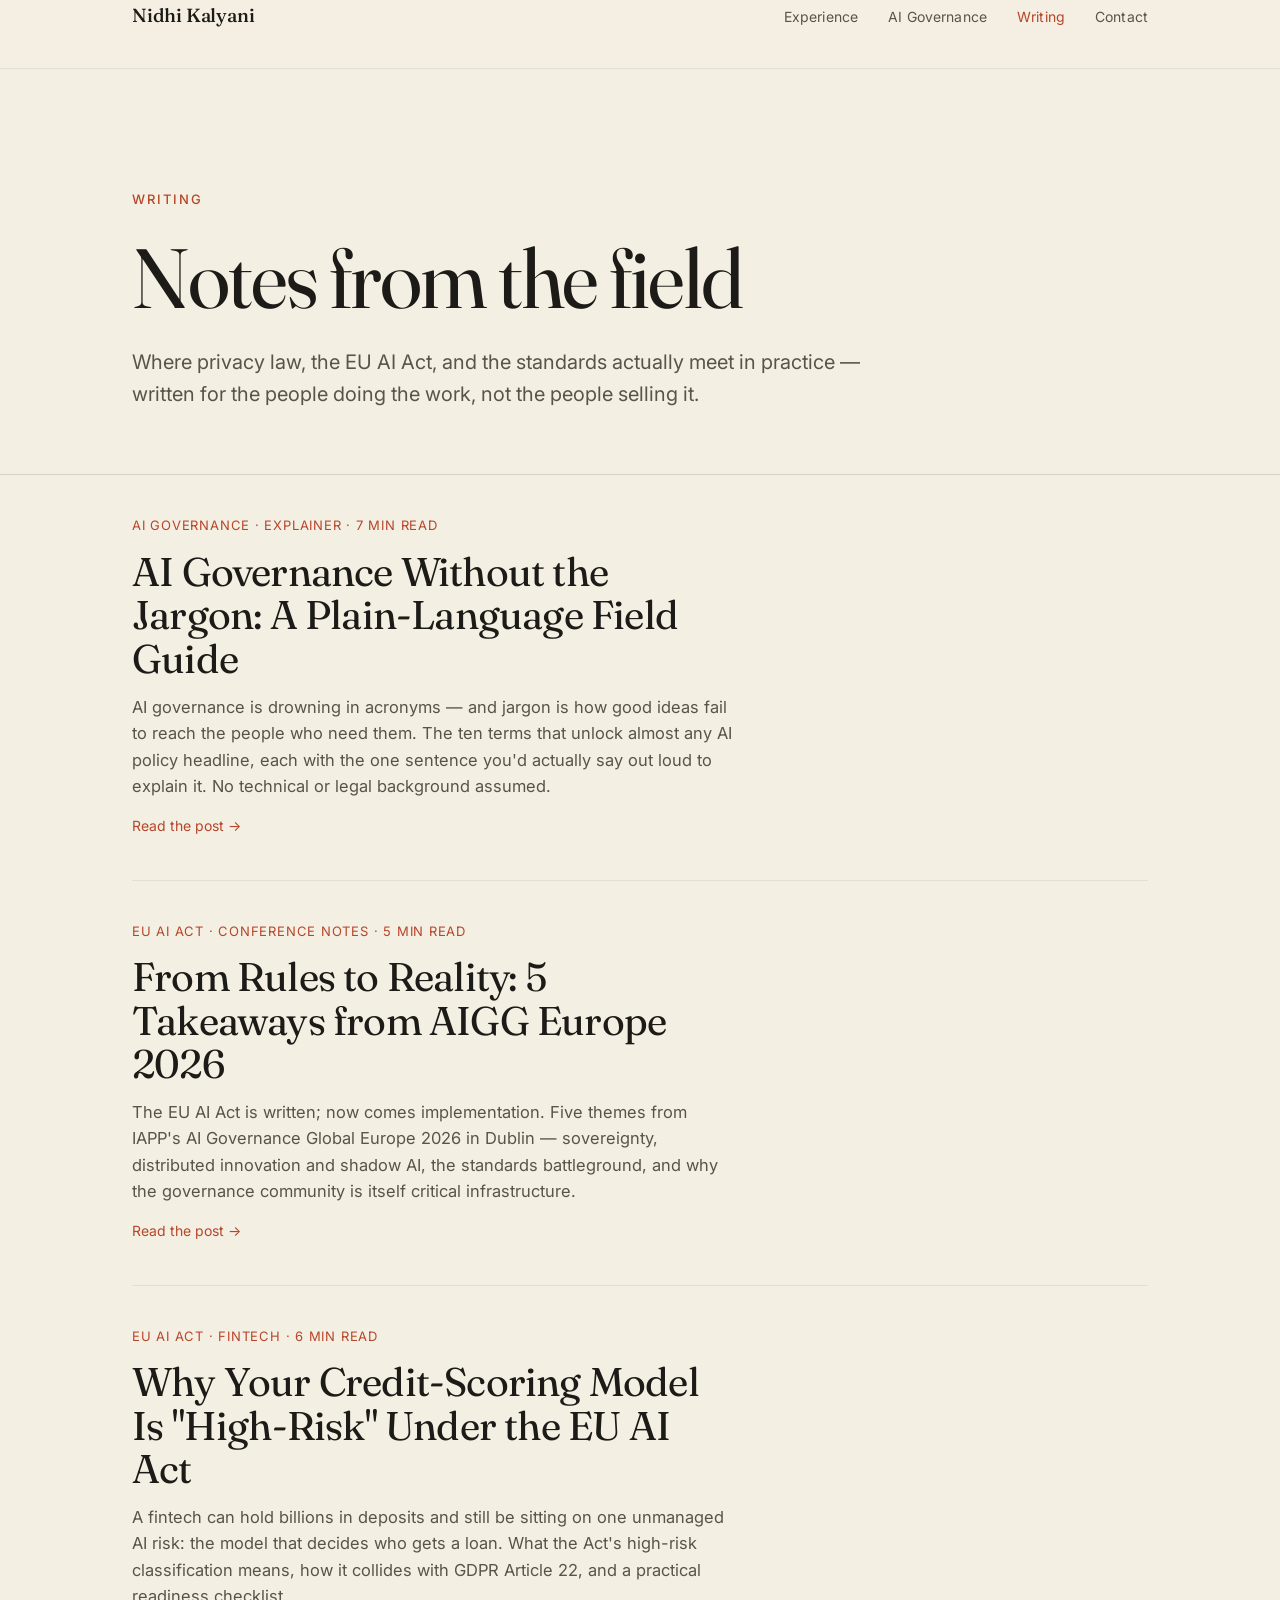
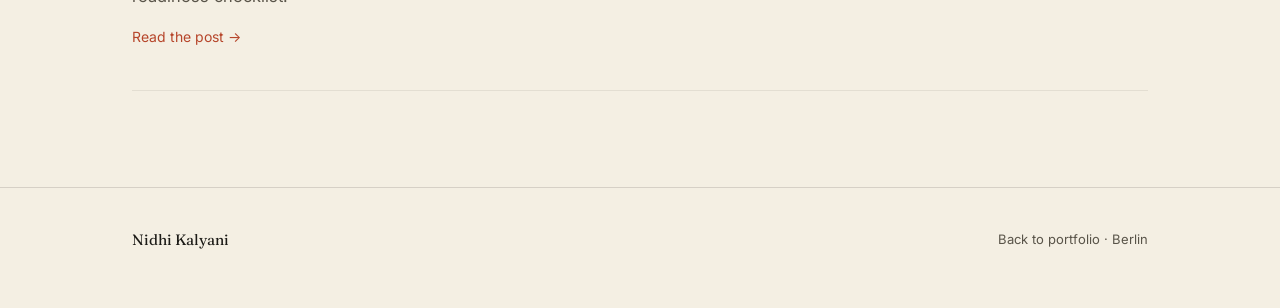
<file: blog/index.html>
<!DOCTYPE html>
<html lang="en">
<head>
<meta charset="utf-8" />
<meta name="viewport" content="width=device-width, initial-scale=1" />
<title>Writing — Nidhi Kalyani</title>
<meta name="description" content="Writing on privacy, the EU AI Act, GDPR, and AI governance in practice — by Nidhi Kalyani, a privacy professional moving into AI governance." />
<meta property="og:type" content="website" />
<meta property="og:title" content="Writing — Nidhi Kalyani" />
<meta property="og:description" content="Notes on privacy, the EU AI Act, GDPR, and AI governance in practice." />

<link rel="preconnect" href="https://fonts.googleapis.com" />
<link rel="preconnect" href="https://fonts.gstatic.com" crossorigin />
<link href="https://fonts.googleapis.com/css2?family=Fraunces:ital,opsz,wght@0,9..144,300..600;1,9..144,300..500&family=Inter:wght@400;500;600&display=swap" rel="stylesheet" />
<link rel="stylesheet" href="../blog.css" />
</head>

<body>

<nav>
  <div class="wrap">
    <a class="brand" href="../index.html">Nidhi Kalyani</a>
    <div class="links">
      <a href="../index.html#experience">Experience</a>
      <a href="../index.html#ai-governance">AI Governance</a>
      <a href="index.html" class="active">Writing</a>
      <a href="../index.html#contact">Contact</a>
    </div>
  </div>
</nav>

<header class="blog-head">
  <div class="wrap">
    <div class="eyebrow">Writing</div>
    <h1 class="serif">Notes from the field</h1>
    <p>Where privacy law, the EU AI Act, and the standards actually meet in practice — written for the people doing the work, not the people selling it.</p>
  </div>
</header>

<section class="post-list">
  <div class="wrap">

    <a class="post-card" href="ai-governance-without-the-jargon.html">
      <div class="pc-meta">AI Governance · Explainer · 7 min read</div>
      <div class="pc-title serif">AI Governance Without the Jargon: A Plain-Language Field Guide</div>
      <p class="pc-excerpt">AI governance is drowning in acronyms — and jargon is how good ideas fail to reach the people who need them. The ten terms that unlock almost any AI policy headline, each with the one sentence you'd actually say out loud to explain it. No technical or legal background assumed.</p>
      <span class="pc-more">Read the post →</span>
    </a>

    <a class="post-card" href="aigg-europe-2026-from-rules-to-implementation.html">
      <div class="pc-meta">EU AI Act · Conference Notes · 5 min read</div>
      <div class="pc-title serif">From Rules to Reality: 5 Takeaways from AIGG Europe 2026</div>
      <p class="pc-excerpt">The EU AI Act is written; now comes implementation. Five themes from IAPP's AI Governance Global Europe 2026 in Dublin — sovereignty, distributed innovation and shadow AI, the standards battleground, and why the governance community is itself critical infrastructure.</p>
      <span class="pc-more">Read the post →</span>
    </a>

    <a class="post-card" href="why-credit-scoring-is-high-risk-eu-ai-act.html">
      <div class="pc-meta">EU AI Act · Fintech · 6 min read</div>
      <div class="pc-title serif">Why Your Credit-Scoring Model Is "High-Risk" Under the EU AI Act</div>
      <p class="pc-excerpt">A fintech can hold billions in deposits and still be sitting on one unmanaged AI risk: the model that decides who gets a loan. What the Act's high-risk classification means, how it collides with GDPR Article 22, and a practical readiness checklist.</p>
      <span class="pc-more">Read the post →</span>
    </a>

  </div>
</section>

<footer>
  <div class="wrap" style="display:flex; justify-content:space-between; align-items:center; width:100%;">
    <span class="serif">Nidhi Kalyani</span>
    <span><a href="../index.html">Back to portfolio</a> · Berlin</span>
  </div>
</footer>

</body>
</html>
</file>
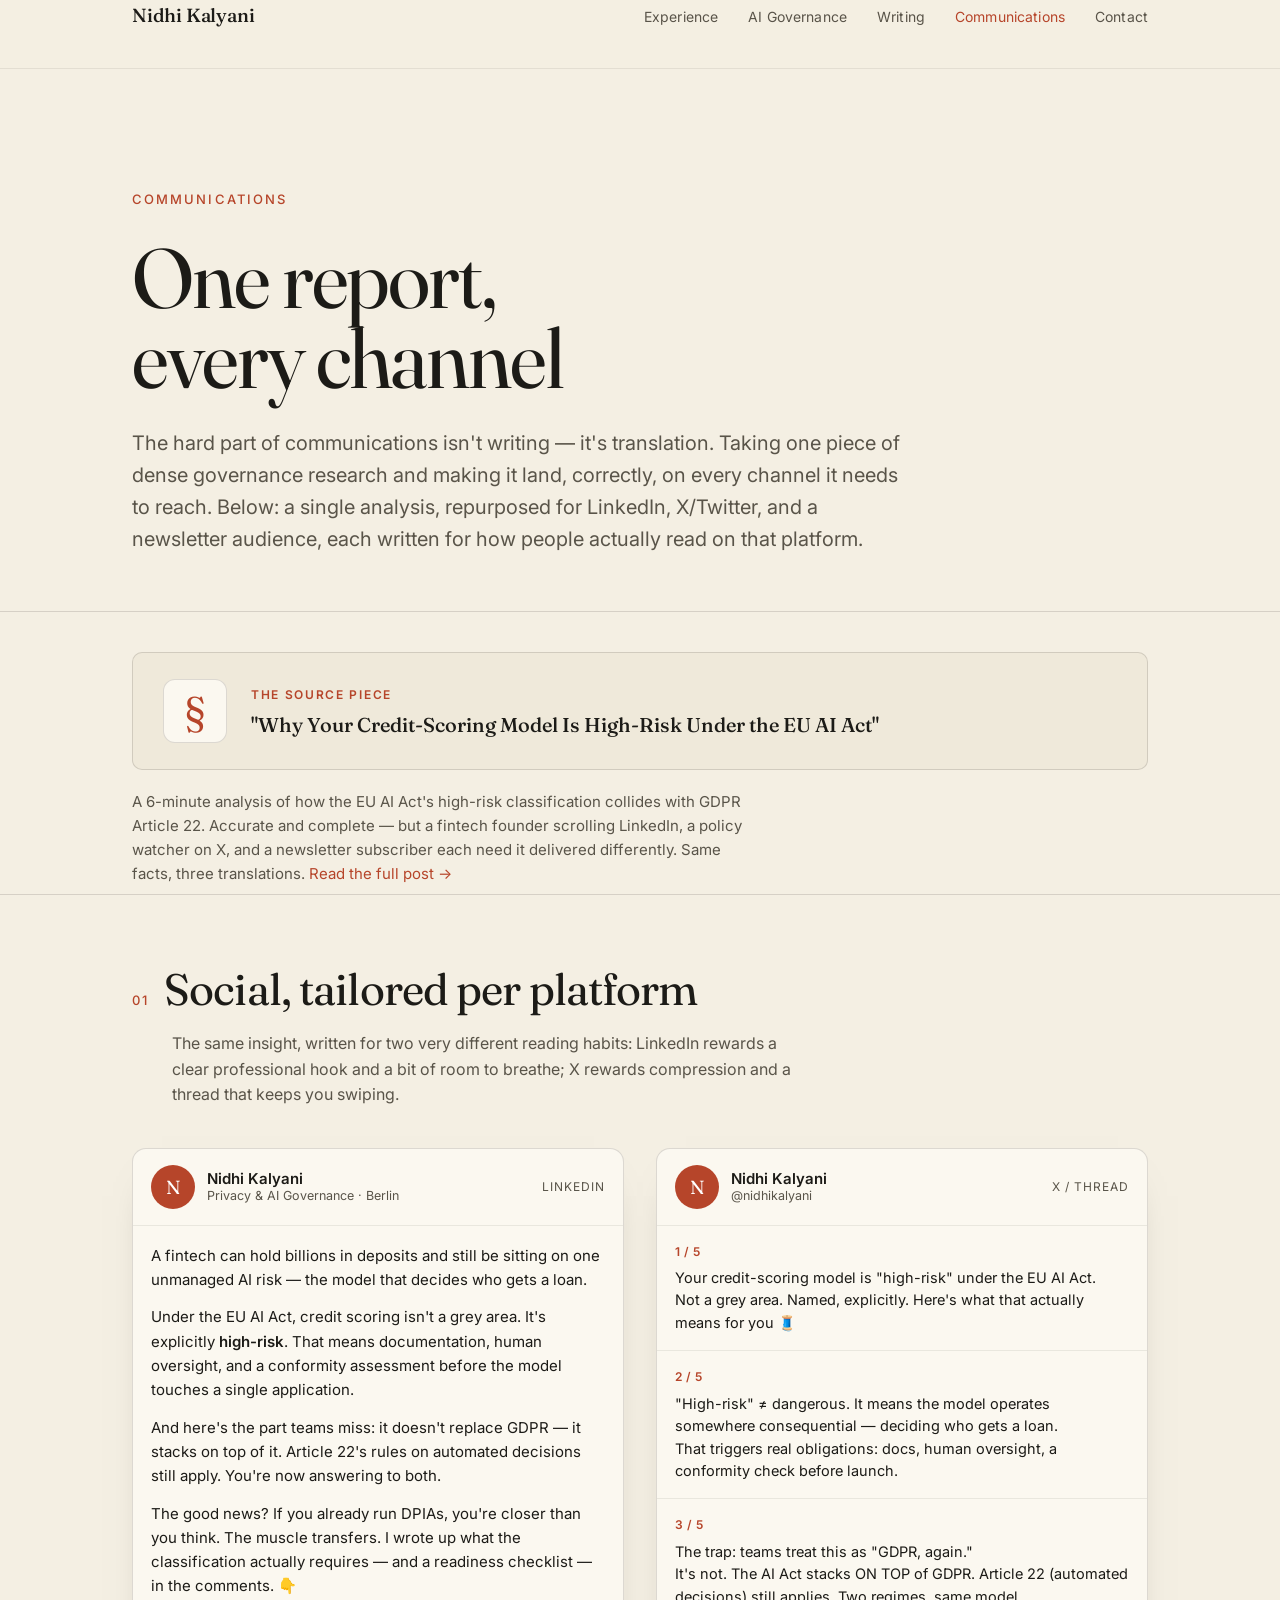
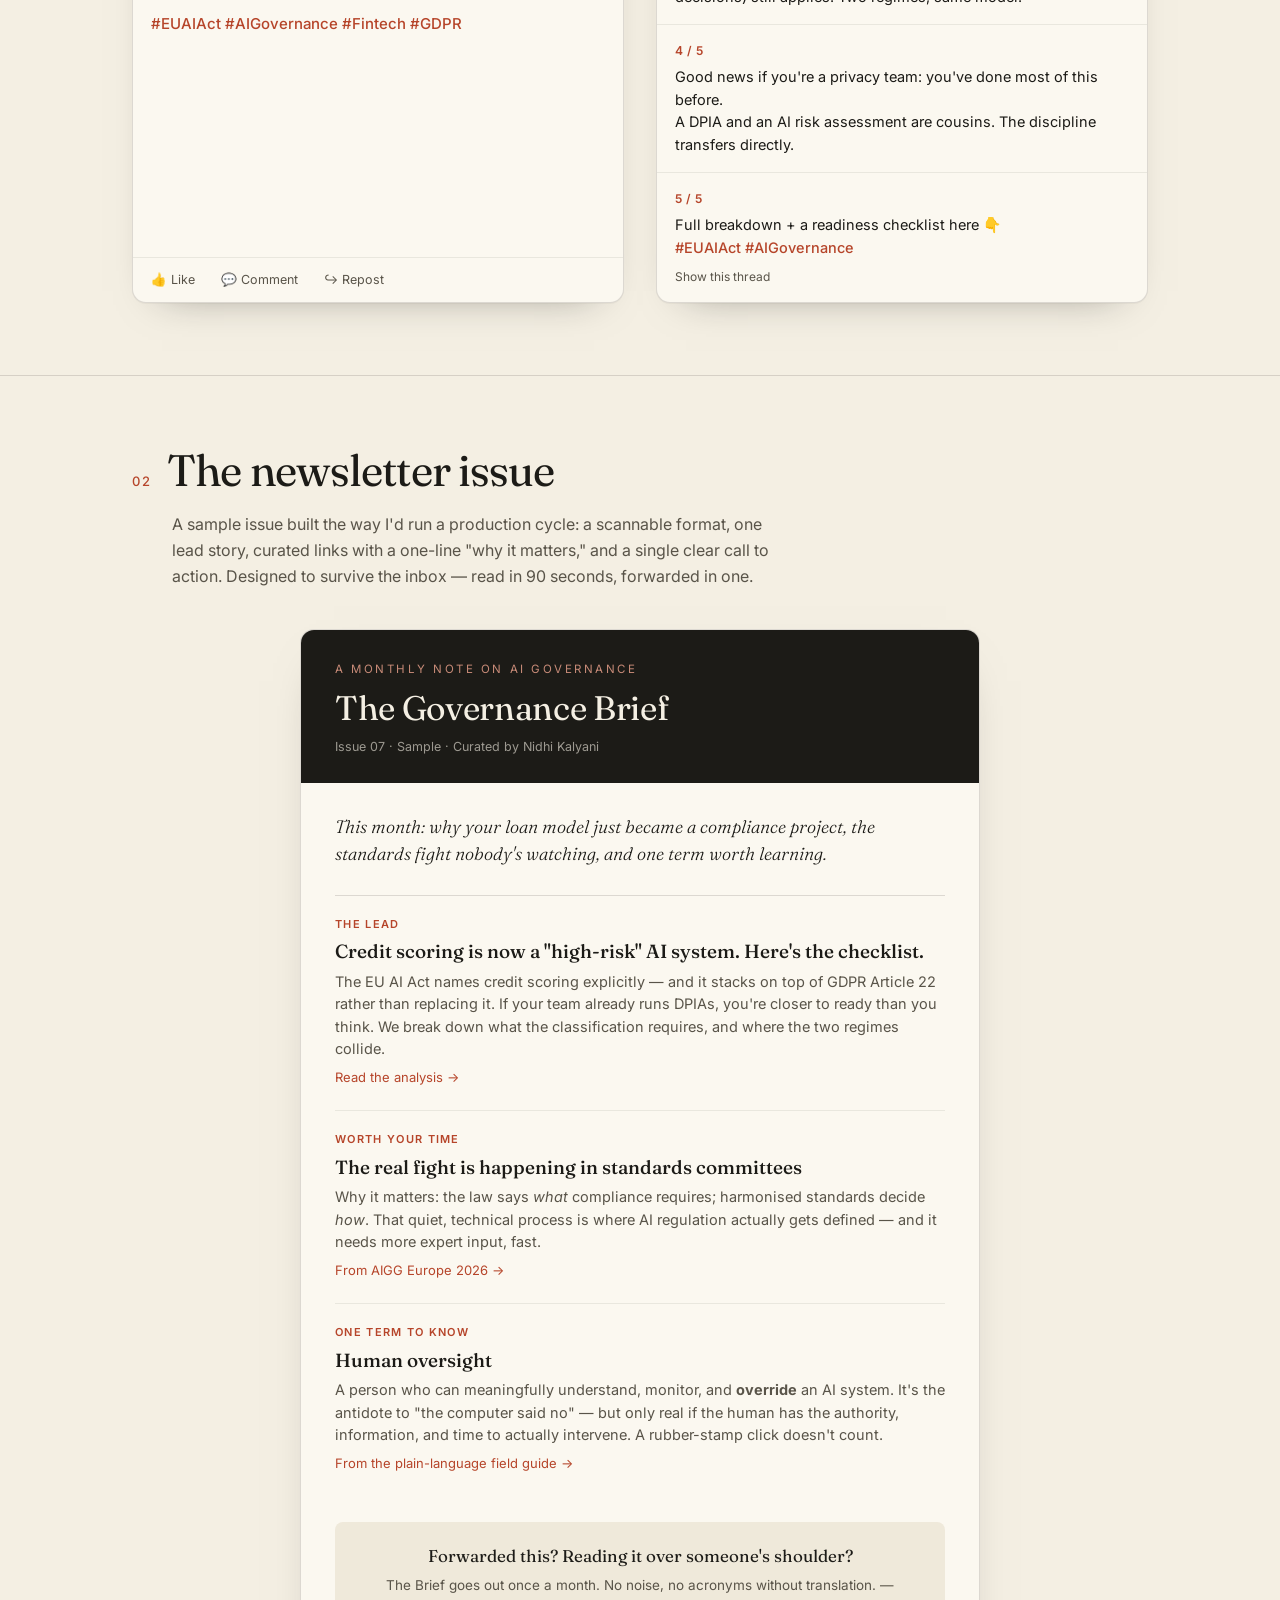
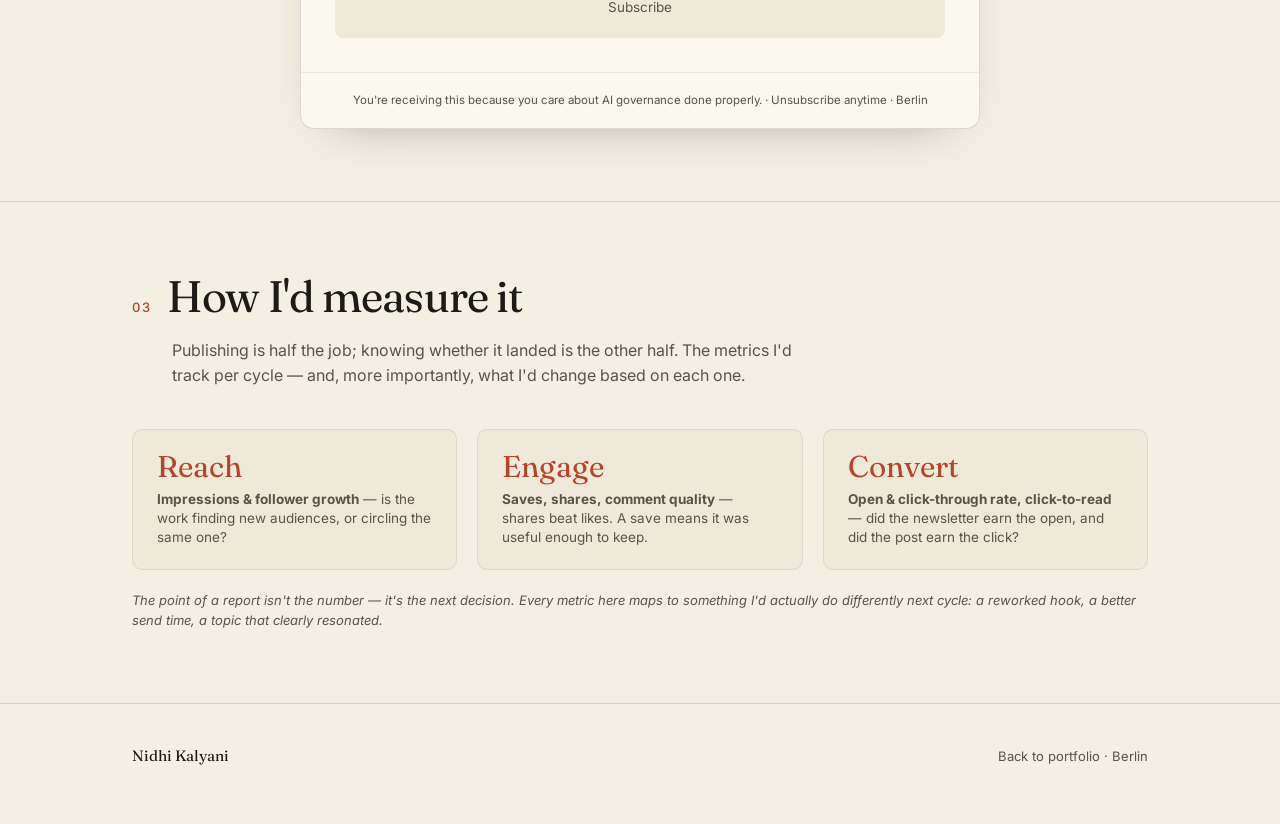
<file: communications/index.html>
<!DOCTYPE html>
<html lang="en">
<head>
<meta charset="utf-8" />
<meta name="viewport" content="width=device-width, initial-scale=1" />
<title>Communications — Nidhi Kalyani</title>
<meta name="description" content="Communications samples by Nidhi Kalyani — turning dense AI governance research into platform-tailored social content, newsletters, and accessible summaries. One report, repurposed for LinkedIn, X/Twitter, and a newsletter audience." />

<meta property="og:type" content="website" />
<meta property="og:title" content="Communications — Nidhi Kalyani" />
<meta property="og:description" content="One AI governance report, repurposed for LinkedIn, X/Twitter, and a newsletter audience. Sample communications work." />
<meta property="og:url" content="https://nidhikalyani46287-lgtm.github.io/Portfolio/communications/index.html" />

<link rel="preconnect" href="https://fonts.googleapis.com" />
<link rel="preconnect" href="https://fonts.gstatic.com" crossorigin />
<link href="https://fonts.googleapis.com/css2?family=Fraunces:ital,opsz,wght@0,9..144,300..600;1,9..144,300..500&family=Inter:wght@400;500;600&display=swap" rel="stylesheet" />

<style>
  :root {
    --paper: #F4EFE3;
    --paper-2: #EFE9DA;
    --ink: #1C1B17;
    --ink-soft: #595449;
    --accent: #B6452A;
    --line: rgba(28, 27, 23, 0.14);
    --line-soft: rgba(28, 27, 23, 0.08);
    --card: #FBF8F0;
  }
  * { margin: 0; padding: 0; box-sizing: border-box; }
  html { scroll-behavior: smooth; }
  body {
    background: var(--paper);
    color: var(--ink);
    font-family: "Inter", system-ui, sans-serif;
    font-size: 17px;
    line-height: 1.6;
    -webkit-font-smoothing: antialiased;
    text-rendering: optimizeLegibility;
  }
  .serif { font-family: "Fraunces", Georgia, serif; font-optical-sizing: auto; }
  .wrap { width: 100%; max-width: 1080px; margin: 0 auto; padding: 0 32px; }

  /* NAV */
  nav {
    position: sticky; top: 0; z-index: 50;
    background: rgba(244, 239, 227, 0.9);
    backdrop-filter: saturate(120%);
    border-bottom: 1px solid var(--line-soft);
  }
  nav .wrap { display: flex; align-items: baseline; justify-content: space-between; height: 68px; }
  nav .brand { font-family: "Fraunces", serif; font-weight: 500; font-size: 19px; letter-spacing: -0.01em; text-decoration: none; color: var(--ink); }
  nav .links { display: flex; gap: 30px; font-size: 14px; letter-spacing: 0.01em; }
  nav .links a { color: var(--ink-soft); text-decoration: none; transition: color 0.2s ease; }
  nav .links a:hover { color: var(--accent); }
  nav .links a.active { color: var(--accent); }

  /* HEAD */
  .comms-head { padding: 120px 0 56px; }
  .comms-head .eyebrow {
    font-size: 13px; letter-spacing: 0.16em; text-transform: uppercase;
    color: var(--accent); font-weight: 500; margin-bottom: 28px;
  }
  .comms-head h1 {
    font-family: "Fraunces", serif; font-weight: 400;
    font-size: clamp(40px, 8vw, 84px); line-height: 0.96;
    letter-spacing: -0.025em; margin-bottom: 28px;
  }
  .comms-head p { font-size: clamp(17px, 2vw, 20px); color: var(--ink-soft); max-width: 60ch; }

  /* THE BRIEF (source) */
  .source {
    border-top: 1px solid var(--line);
    padding: 40px 0 8px;
  }
  .source-inner {
    background: var(--paper-2); border: 1px solid var(--line);
    border-radius: 10px; padding: 26px 30px;
    display: grid; grid-template-columns: auto 1fr; gap: 24px; align-items: center;
  }
  .source .src-label {
    font-size: 12px; letter-spacing: 0.14em; text-transform: uppercase;
    color: var(--accent); font-weight: 600; margin-bottom: 8px;
  }
  .source .src-title { font-family: "Fraunces", serif; font-size: 20px; font-weight: 500; line-height: 1.25; }
  .source .src-tag {
    font-family: "Fraunces", serif; font-size: 40px; color: var(--accent);
    width: 64px; height: 64px; border: 1px solid var(--line);
    border-radius: 12px; display: flex; align-items: center; justify-content: center; background: var(--card);
  }
  .source p.note { margin-top: 20px; color: var(--ink-soft); font-size: 15px; max-width: 70ch; }

  /* SECTION */
  section { padding: 72px 0; border-top: 1px solid var(--line); }
  .sec-head { display: flex; align-items: baseline; gap: 16px; margin-bottom: 20px; }
  .sec-num { font-size: 13px; letter-spacing: 0.12em; color: var(--accent); font-weight: 500; padding-top: 6px; }
  .sec-title { font-family: "Fraunces", serif; font-weight: 400; font-size: clamp(28px, 5vw, 44px); letter-spacing: -0.02em; line-height: 1; }
  .sec-sub { color: var(--ink-soft); margin: 0 0 40px 40px; max-width: 62ch; font-size: 16px; }

  /* SOCIAL CARD SHELL */
  .cardgrid { display: grid; grid-template-columns: 1fr 1fr; gap: 32px; }
  .post {
    background: var(--card); border: 1px solid var(--line);
    border-radius: 14px; overflow: hidden;
    box-shadow: 0 1px 0 rgba(28,27,23,0.04), 0 18px 40px -30px rgba(28,27,23,0.5);
    display: flex; flex-direction: column;
  }
  .post-top {
    display: flex; align-items: center; gap: 12px;
    padding: 16px 18px; border-bottom: 1px solid var(--line-soft);
  }
  .avatar {
    width: 44px; height: 44px; border-radius: 50%;
    background: var(--accent); color: #fff;
    display: flex; align-items: center; justify-content: center;
    font-family: "Fraunces", serif; font-size: 19px; flex-shrink: 0;
  }
  .who { line-height: 1.3; }
  .who .name { font-weight: 600; font-size: 15px; display: flex; align-items: center; gap: 6px; }
  .who .sub { color: var(--ink-soft); font-size: 12.5px; }
  .platform { margin-left: auto; font-size: 12px; letter-spacing: 0.08em; text-transform: uppercase; color: var(--ink-soft); }
  .badge { color: var(--accent); }

  .post-body { padding: 18px; font-size: 15px; line-height: 1.62; }
  .post-body p { margin-bottom: 13px; }
  .post-body p:last-child { margin-bottom: 0; }
  .post-body strong { font-weight: 600; }
  .hashtags { color: var(--accent); font-weight: 500; }
  .post-actions {
    margin-top: auto; padding: 12px 18px; border-top: 1px solid var(--line-soft);
    display: flex; gap: 26px; color: var(--ink-soft); font-size: 12.5px;
  }
  .post-actions span { display: flex; align-items: center; gap: 6px; }

  /* X THREAD */
  .thread .tweet { padding: 16px 18px; border-bottom: 1px solid var(--line-soft); position: relative; }
  .thread .tweet:last-child { border-bottom: none; }
  .thread .tweet-num {
    font-size: 12px; color: var(--accent); font-weight: 600; letter-spacing: 0.04em; margin-bottom: 6px;
  }
  .thread .tweet p { font-size: 14.5px; line-height: 1.55; }
  .thread .tweet .count { color: var(--ink-soft); font-size: 12px; margin-top: 8px; }

  /* NEWSLETTER */
  .nl {
    background: var(--card); border: 1px solid var(--line);
    border-radius: 14px; overflow: hidden; max-width: 680px; margin: 0 auto;
    box-shadow: 0 18px 50px -34px rgba(28,27,23,0.5);
  }
  .nl-masthead {
    background: var(--ink); color: var(--paper);
    padding: 30px 34px 26px;
  }
  .nl-masthead .kicker { font-size: 11.5px; letter-spacing: 0.22em; text-transform: uppercase; color: #C88B78; margin-bottom: 12px; }
  .nl-masthead h2 { font-family: "Fraunces", serif; font-weight: 400; font-size: 34px; letter-spacing: -0.01em; line-height: 1; }
  .nl-masthead .issue { font-size: 12.5px; color: rgba(244,239,227,0.6); margin-top: 12px; }
  .nl-body { padding: 30px 34px 34px; }
  .nl-body .intro { font-family: "Fraunces", serif; font-style: italic; font-weight: 300; font-size: 18px; line-height: 1.5; color: var(--ink); margin-bottom: 28px; }
  .nl-item { padding: 20px 0; border-top: 1px solid var(--line-soft); }
  .nl-item:first-of-type { border-top: 1px solid var(--line); }
  .nl-item .nl-tag { font-size: 11px; letter-spacing: 0.12em; text-transform: uppercase; color: var(--accent); font-weight: 600; margin-bottom: 7px; }
  .nl-item h3 { font-family: "Fraunces", serif; font-weight: 500; font-size: 19px; line-height: 1.25; margin-bottom: 7px; }
  .nl-item p { color: var(--ink-soft); font-size: 14.5px; line-height: 1.55; }
  .nl-item a.readmore { color: var(--accent); font-size: 13px; text-decoration: none; display: inline-block; margin-top: 6px; }
  .nl-cta {
    margin-top: 26px; background: var(--paper-2); border-radius: 8px;
    padding: 20px 22px; text-align: center;
  }
  .nl-cta .q { font-family: "Fraunces", serif; font-size: 17px; margin-bottom: 6px; }
  .nl-cta .a { color: var(--ink-soft); font-size: 13.5px; }
  .nl-foot { padding: 18px 34px; border-top: 1px solid var(--line-soft); font-size: 11.5px; color: var(--ink-soft); text-align: center; }

  /* metrics note */
  .metrics {
    display: grid; grid-template-columns: repeat(3, 1fr); gap: 20px; margin-top: 8px;
  }
  .metric { background: var(--paper-2); border: 1px solid var(--line-soft); border-radius: 10px; padding: 22px 24px; }
  .metric .m-num { font-family: "Fraunces", serif; font-size: 30px; color: var(--accent); line-height: 1; margin-bottom: 8px; }
  .metric .m-label { font-size: 13.5px; color: var(--ink-soft); line-height: 1.4; }
  .metrics-note { margin: 20px 0 0 0; font-size: 13px; color: var(--ink-soft); font-style: italic; }

  /* FOOTER */
  footer {
    padding: 40px 0 56px; border-top: 1px solid var(--line);
    display: flex; justify-content: space-between; align-items: center;
    font-size: 13px; color: var(--ink-soft);
  }
  footer .serif { font-size: 15px; color: var(--ink); }
  footer a { color: var(--ink-soft); text-decoration: none; }
  footer a:hover { color: var(--accent); }

  @media (max-width: 760px) {
    body { font-size: 16px; }
    .wrap { padding: 0 22px; }
    nav .links { gap: 16px; }
    nav .links a:nth-child(2) { display: none; }
    .comms-head { padding: 90px 0 40px; }
    .cardgrid { grid-template-columns: 1fr; gap: 24px; }
    .source-inner { grid-template-columns: 1fr; text-align: left; }
    .sec-sub { margin-left: 0; }
    .metrics { grid-template-columns: 1fr; }
  }
</style>
</head>

<body>

<nav>
  <div class="wrap">
    <a class="brand" href="../index.html">Nidhi Kalyani</a>
    <div class="links">
      <a href="../index.html#experience">Experience</a>
      <a href="../index.html#ai-governance">AI Governance</a>
      <a href="../blog/index.html">Writing</a>
      <a href="index.html" class="active">Communications</a>
      <a href="../index.html#contact">Contact</a>
    </div>
  </div>
</nav>

<header class="comms-head">
  <div class="wrap">
    <div class="eyebrow">Communications</div>
    <h1 class="serif">One report,<br />every channel</h1>
    <p>The hard part of communications isn't writing — it's translation. Taking one piece of dense governance research and making it land, correctly, on every channel it needs to reach. Below: a single analysis, repurposed for LinkedIn, X/Twitter, and a newsletter audience, each written for how people actually read on that platform.</p>
  </div>
</header>

<div class="source">
  <div class="wrap">
    <div class="source-inner">
      <div class="src-tag serif">§</div>
      <div>
        <div class="src-label">The source piece</div>
        <div class="src-title serif">"Why Your Credit-Scoring Model Is High-Risk Under the EU AI Act"</div>
      </div>
    </div>
    <p class="note">A 6-minute analysis of how the EU AI Act's high-risk classification collides with GDPR Article 22. Accurate and complete — but a fintech founder scrolling LinkedIn, a policy watcher on X, and a newsletter subscriber each need it delivered differently. Same facts, three translations. <a href="../blog/why-credit-scoring-is-high-risk-eu-ai-act.html" style="color:var(--accent);text-decoration:none;">Read the full post →</a></p>
  </div>
</div>

<!-- 01 SOCIAL -->
<section>
  <div class="wrap">
    <div class="sec-head">
      <span class="sec-num">01</span>
      <h2 class="sec-title serif">Social, tailored per platform</h2>
    </div>
    <p class="sec-sub">The same insight, written for two very different reading habits: LinkedIn rewards a clear professional hook and a bit of room to breathe; X rewards compression and a thread that keeps you swiping.</p>

    <div class="cardgrid">

      <!-- LinkedIn -->
      <div class="post">
        <div class="post-top">
          <div class="avatar serif">N</div>
          <div class="who">
            <div class="name">Nidhi Kalyani</div>
            <div class="sub">Privacy &amp; AI Governance · Berlin</div>
          </div>
          <div class="platform">LinkedIn</div>
        </div>
        <div class="post-body">
          <p>A fintech can hold billions in deposits and still be sitting on one unmanaged AI risk — the model that decides who gets a loan.</p>
          <p>Under the EU AI Act, credit scoring isn't a grey area. It's explicitly <strong>high-risk</strong>. That means documentation, human oversight, and a conformity assessment before the model touches a single application.</p>
          <p>And here's the part teams miss: it doesn't replace GDPR — it stacks on top of it. Article 22's rules on automated decisions still apply. You're now answering to both.</p>
          <p>The good news? If you already run DPIAs, you're closer than you think. The muscle transfers. I wrote up what the classification actually requires — and a readiness checklist — in the comments. 👇</p>
          <p class="hashtags">#EUAIAct #AIGovernance #Fintech #GDPR</p>
        </div>
        <div class="post-actions">
          <span>👍 Like</span><span>💬 Comment</span><span>↪ Repost</span>
        </div>
      </div>

      <!-- X thread -->
      <div class="post thread">
        <div class="post-top">
          <div class="avatar serif">N</div>
          <div class="who">
            <div class="name">Nidhi Kalyani</div>
            <div class="sub">@nidhikalyani</div>
          </div>
          <div class="platform">X / Thread</div>
        </div>
        <div class="tweet">
          <div class="tweet-num">1 / 5</div>
          <p>Your credit-scoring model is "high-risk" under the EU AI Act.</p>
          <p>Not a grey area. Named, explicitly. Here's what that actually means for you 🧵</p>
        </div>
        <div class="tweet">
          <div class="tweet-num">2 / 5</div>
          <p>"High-risk" ≠ dangerous. It means the model operates somewhere consequential — deciding who gets a loan.</p>
          <p>That triggers real obligations: docs, human oversight, a conformity check before launch.</p>
        </div>
        <div class="tweet">
          <div class="tweet-num">3 / 5</div>
          <p>The trap: teams treat this as "GDPR, again."</p>
          <p>It's not. The AI Act stacks ON TOP of GDPR. Article 22 (automated decisions) still applies. Two regimes, same model.</p>
        </div>
        <div class="tweet">
          <div class="tweet-num">4 / 5</div>
          <p>Good news if you're a privacy team: you've done most of this before.</p>
          <p>A DPIA and an AI risk assessment are cousins. The discipline transfers directly.</p>
        </div>
        <div class="tweet">
          <div class="tweet-num">5 / 5</div>
          <p>Full breakdown + a readiness checklist here 👇</p>
          <p class="hashtags">#EUAIAct #AIGovernance</p>
          <div class="count">Show this thread</div>
        </div>
      </div>

    </div>
  </div>
</section>

<!-- 02 NEWSLETTER -->
<section>
  <div class="wrap">
    <div class="sec-head">
      <span class="sec-num">02</span>
      <h2 class="sec-title serif">The newsletter issue</h2>
    </div>
    <p class="sec-sub">A sample issue built the way I'd run a production cycle: a scannable format, one lead story, curated links with a one-line "why it matters," and a single clear call to action. Designed to survive the inbox — read in 90 seconds, forwarded in one.</p>

    <div class="nl">
      <div class="nl-masthead">
        <div class="kicker">A monthly note on AI governance</div>
        <h2 class="serif">The Governance Brief</h2>
        <div class="issue">Issue 07 · Sample · Curated by Nidhi Kalyani</div>
      </div>
      <div class="nl-body">
        <p class="intro">This month: why your loan model just became a compliance project, the standards fight nobody's watching, and one term worth learning.</p>

        <div class="nl-item">
          <div class="nl-tag">The lead</div>
          <h3 class="serif">Credit scoring is now a "high-risk" AI system. Here's the checklist.</h3>
          <p>The EU AI Act names credit scoring explicitly — and it stacks on top of GDPR Article 22 rather than replacing it. If your team already runs DPIAs, you're closer to ready than you think. We break down what the classification requires, and where the two regimes collide.</p>
          <a class="readmore" href="../blog/why-credit-scoring-is-high-risk-eu-ai-act.html">Read the analysis →</a>
        </div>

        <div class="nl-item">
          <div class="nl-tag">Worth your time</div>
          <h3 class="serif">The real fight is happening in standards committees</h3>
          <p>Why it matters: the law says <em>what</em> compliance requires; harmonised standards decide <em>how</em>. That quiet, technical process is where AI regulation actually gets defined — and it needs more expert input, fast.</p>
          <a class="readmore" href="../blog/aigg-europe-2026-from-rules-to-implementation.html">From AIGG Europe 2026 →</a>
        </div>

        <div class="nl-item">
          <div class="nl-tag">One term to know</div>
          <h3 class="serif">Human oversight</h3>
          <p>A person who can meaningfully understand, monitor, and <strong>override</strong> an AI system. It's the antidote to "the computer said no" — but only real if the human has the authority, information, and time to actually intervene. A rubber-stamp click doesn't count.</p>
          <a class="readmore" href="../blog/ai-governance-without-the-jargon.html">From the plain-language field guide →</a>
        </div>

        <div class="nl-cta">
          <div class="q serif">Forwarded this? Reading it over someone's shoulder?</div>
          <div class="a">The Brief goes out once a month. No noise, no acronyms without translation. — Subscribe</div>
        </div>
      </div>
      <div class="nl-foot">
        You're receiving this because you care about AI governance done properly. · Unsubscribe anytime · Berlin
      </div>
    </div>
  </div>
</section>

<!-- 03 MEASUREMENT -->
<section>
  <div class="wrap">
    <div class="sec-head">
      <span class="sec-num">03</span>
      <h2 class="sec-title serif">How I'd measure it</h2>
    </div>
    <p class="sec-sub">Publishing is half the job; knowing whether it landed is the other half. The metrics I'd track per cycle — and, more importantly, what I'd change based on each one.</p>

    <div class="metrics">
      <div class="metric">
        <div class="m-num serif">Reach</div>
        <div class="m-label"><strong>Impressions &amp; follower growth</strong> — is the work finding new audiences, or circling the same one?</div>
      </div>
      <div class="metric">
        <div class="m-num serif">Engage</div>
        <div class="m-label"><strong>Saves, shares, comment quality</strong> — shares beat likes. A save means it was useful enough to keep.</div>
      </div>
      <div class="metric">
        <div class="m-num serif">Convert</div>
        <div class="m-label"><strong>Open &amp; click-through rate, click-to-read</strong> — did the newsletter earn the open, and did the post earn the click?</div>
      </div>
    </div>
    <p class="metrics-note">The point of a report isn't the number — it's the next decision. Every metric here maps to something I'd actually do differently next cycle: a reworked hook, a better send time, a topic that clearly resonated.</p>
  </div>
</section>

<footer>
  <div class="wrap" style="display:flex; justify-content:space-between; align-items:center; width:100%;">
    <span class="serif">Nidhi Kalyani</span>
    <span><a href="../index.html">Back to portfolio</a> · Berlin</span>
  </div>
</footer>

</body>
</html>
</file>
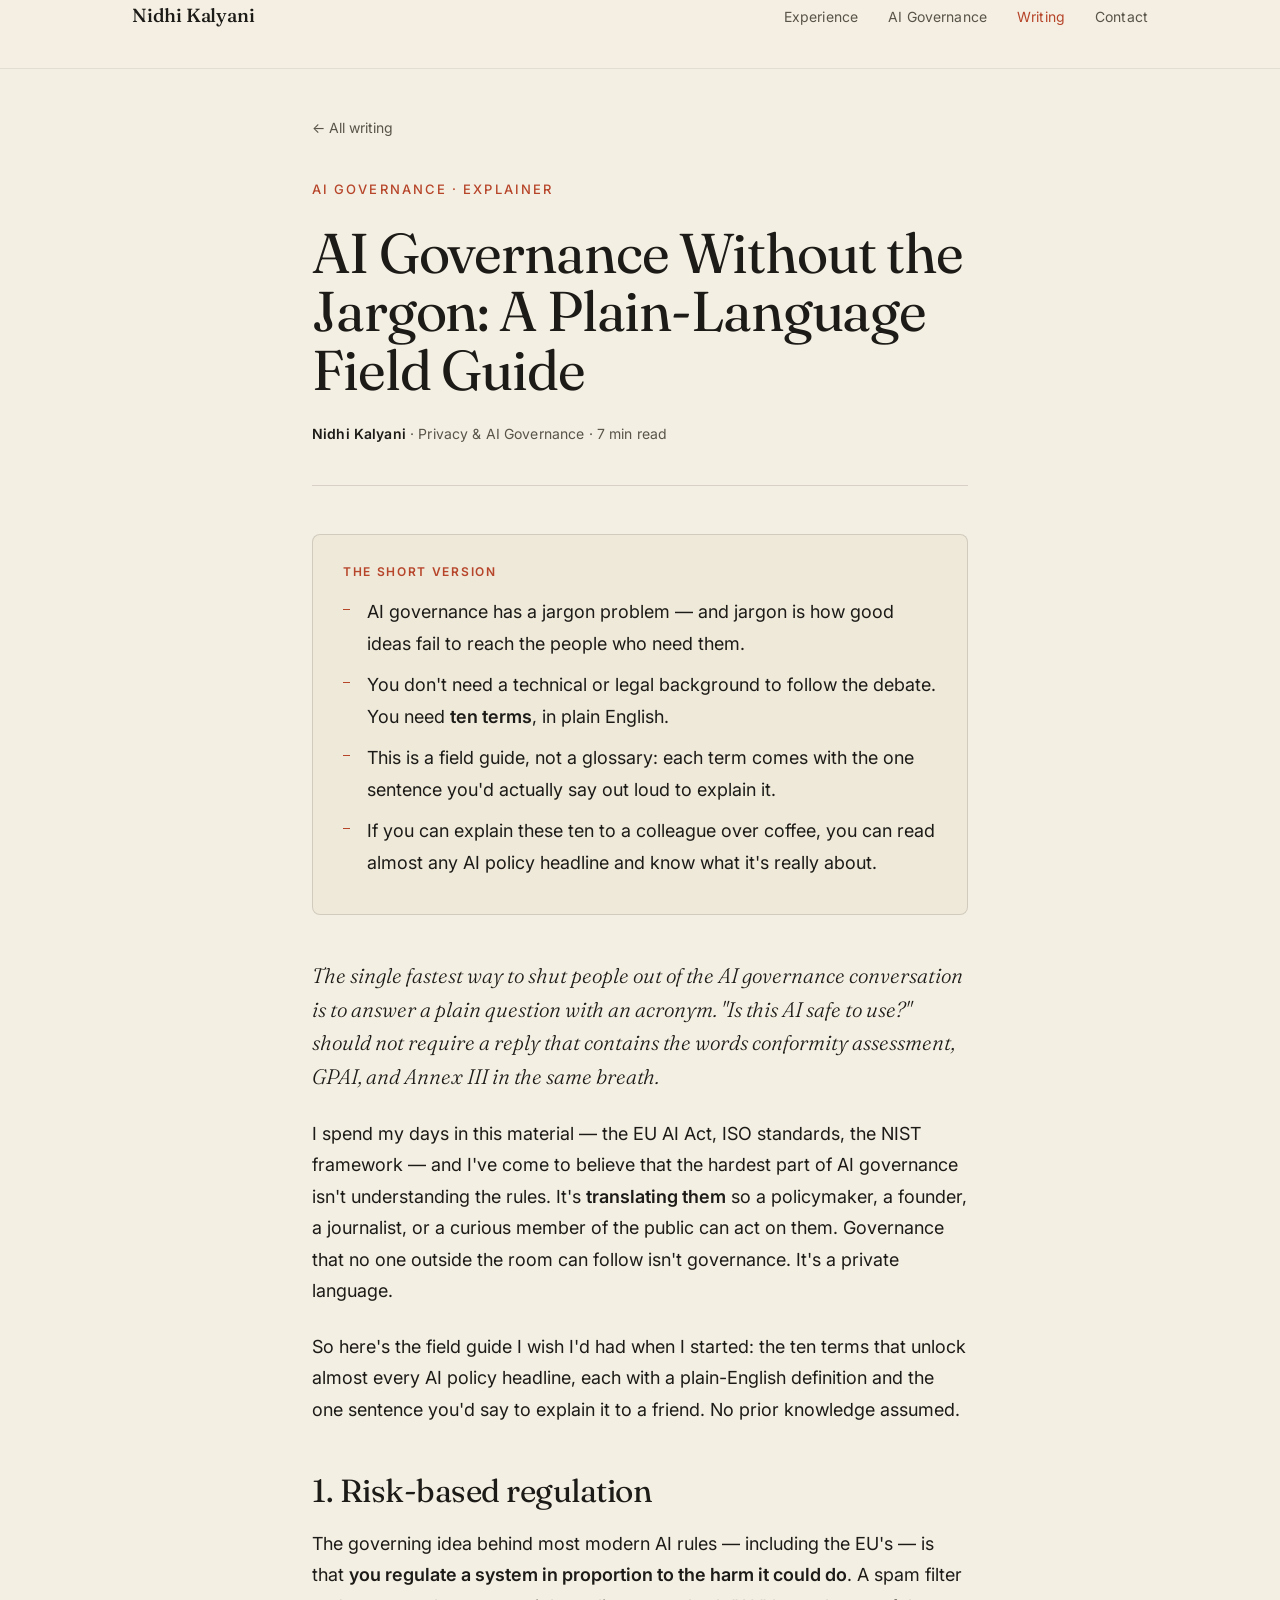
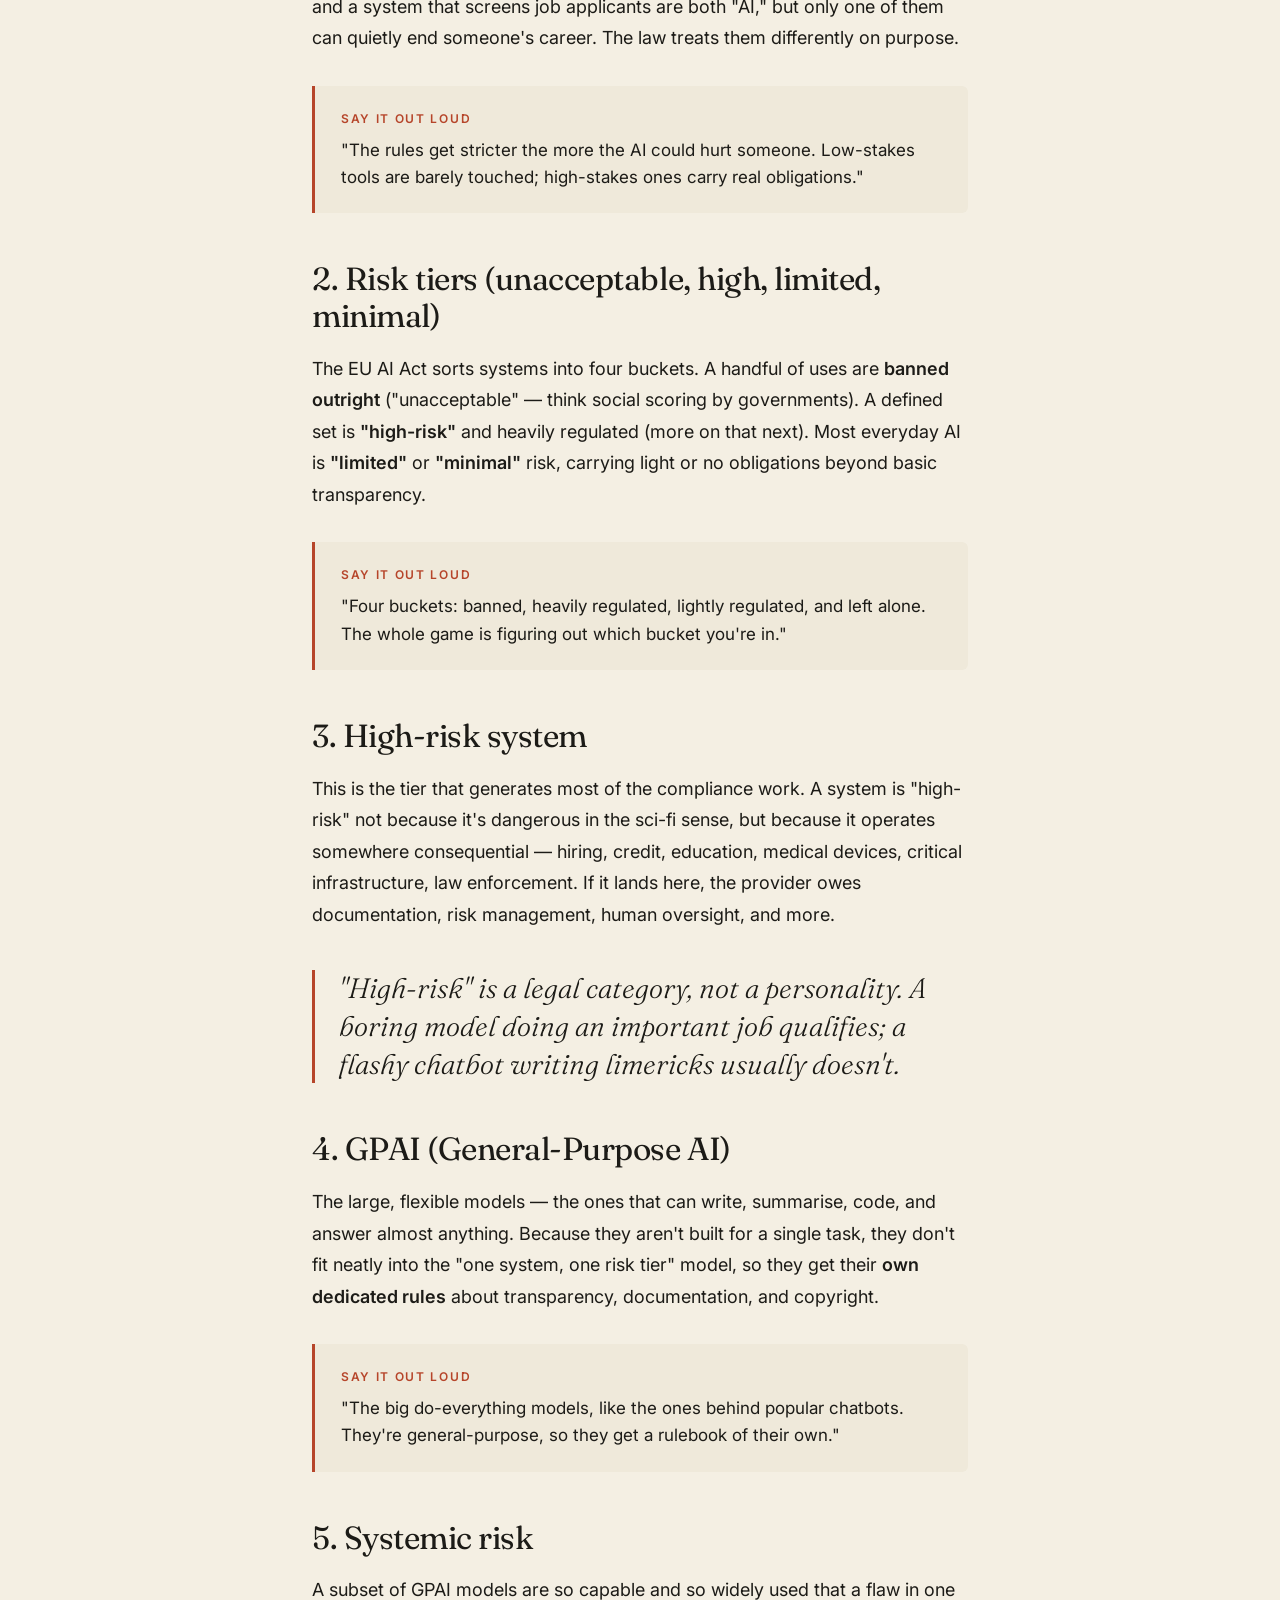
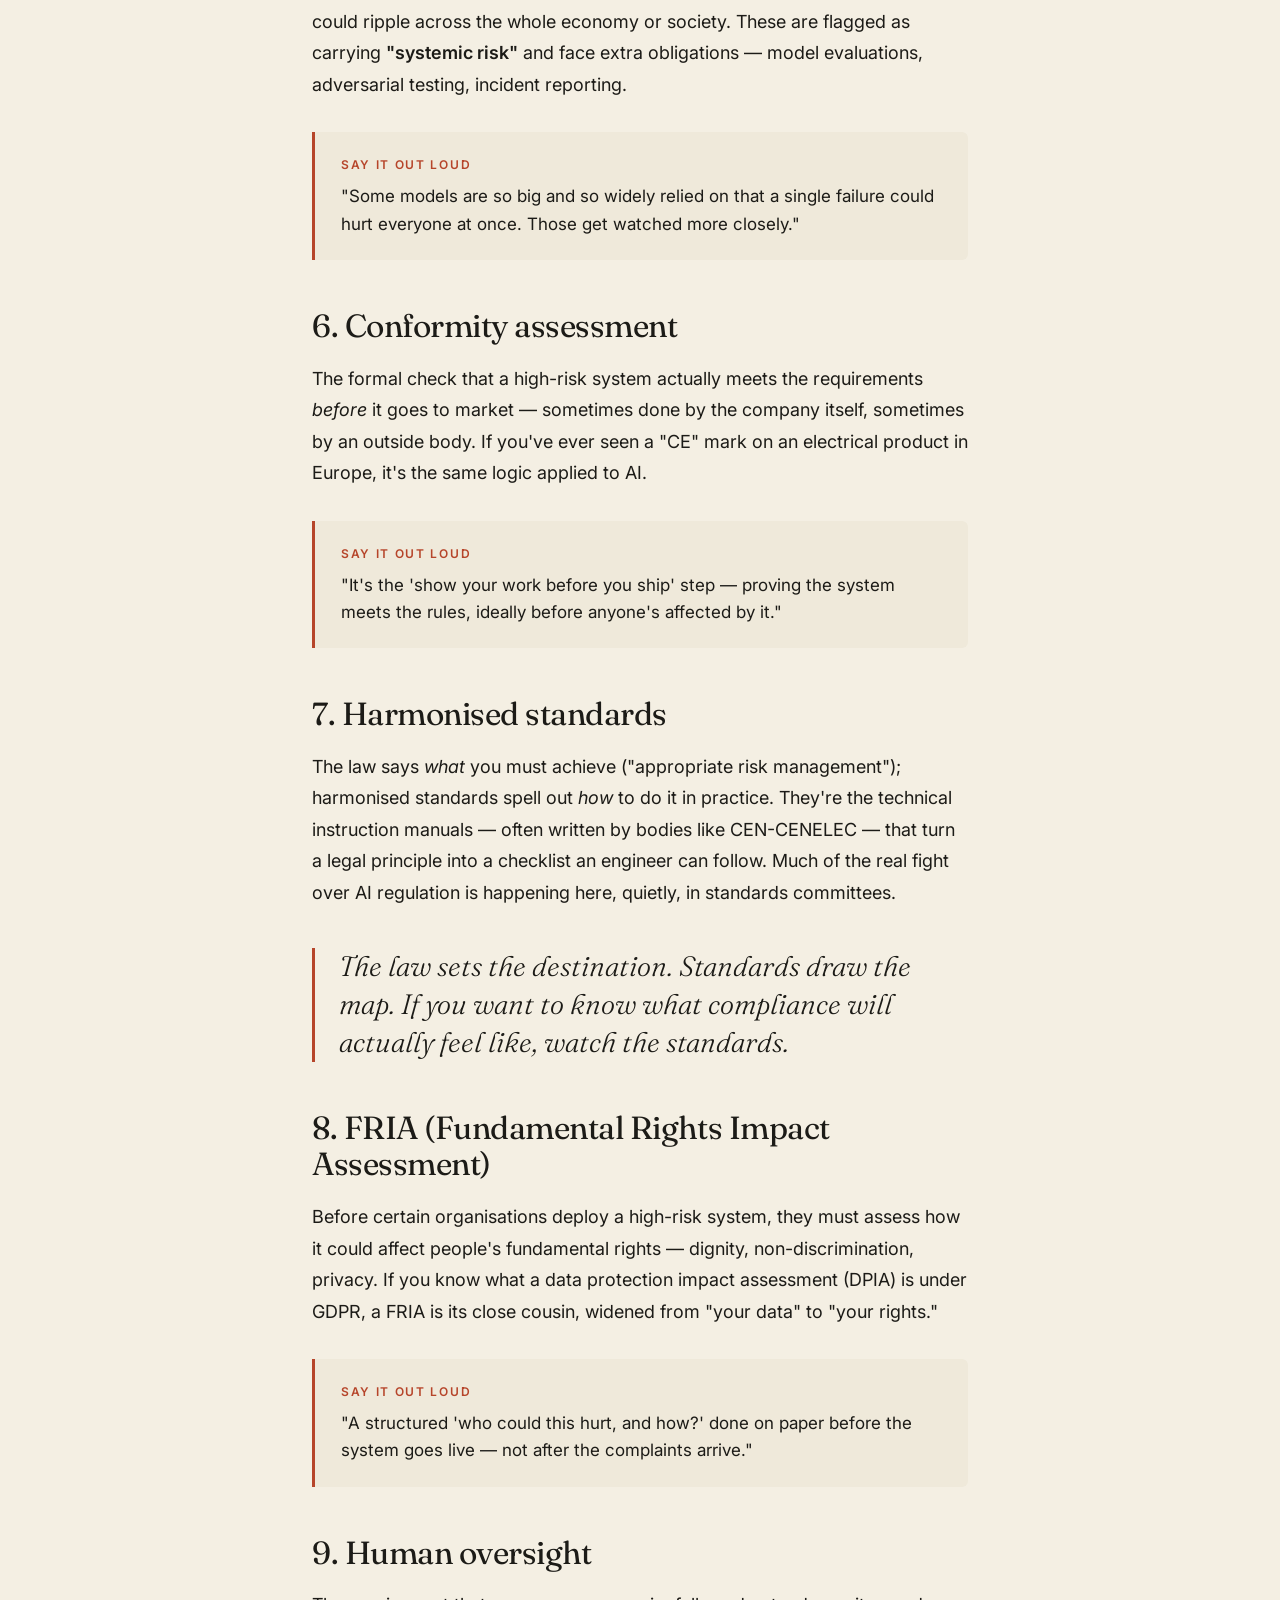
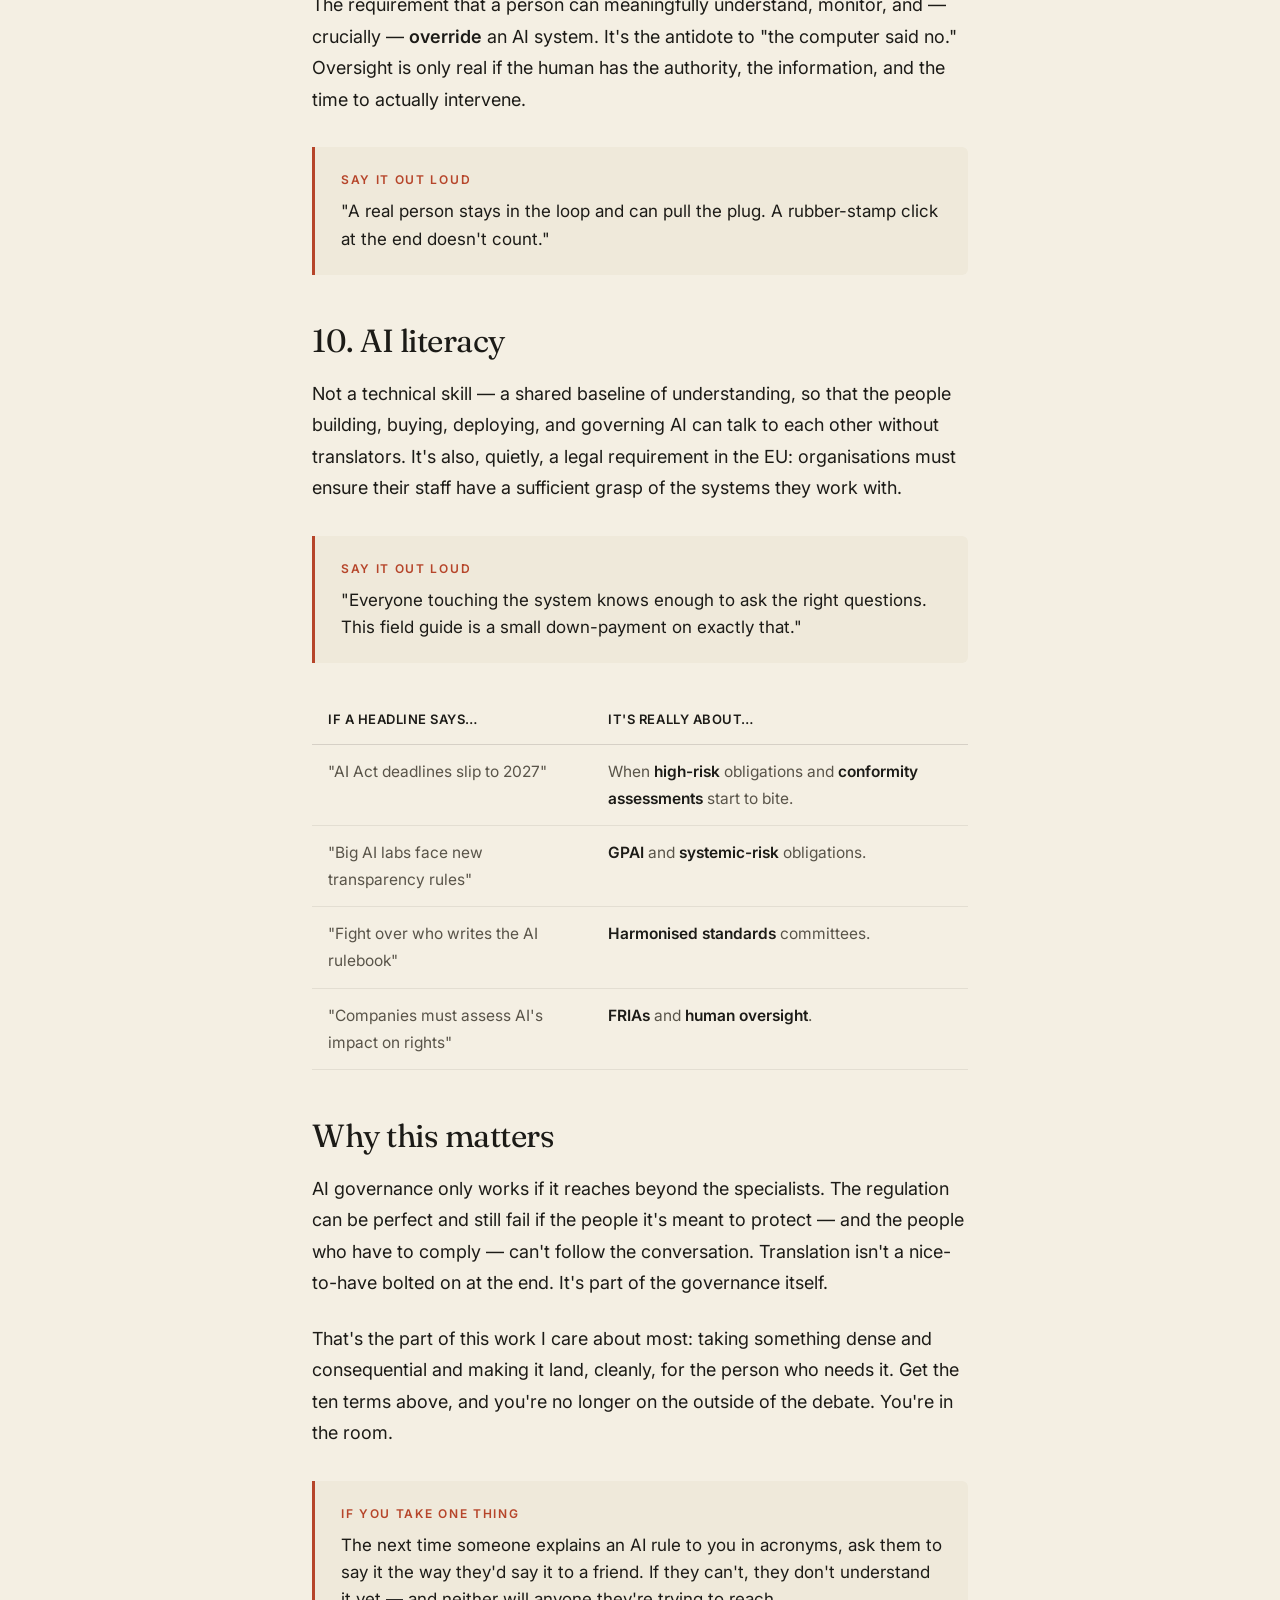
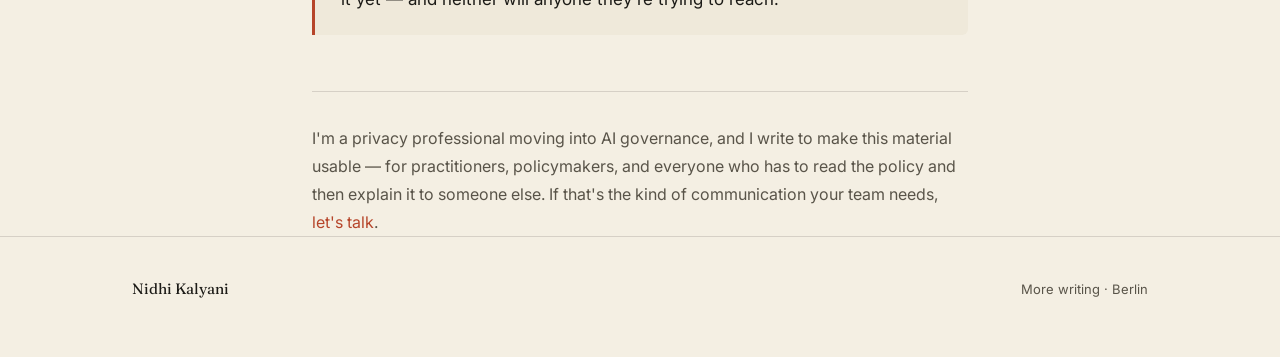
<file: blog/ai-governance-without-the-jargon.html>
<!DOCTYPE html>
<html lang="en">
<head>
<meta charset="utf-8" />
<meta name="viewport" content="width=device-width, initial-scale=1" />
<title>AI Governance Without the Jargon: A Plain-Language Field Guide — Nidhi Kalyani</title>
<meta name="description" content="AI governance is drowning in acronyms. A plain-language field guide to the ten terms you actually need — risk tiers, GPAI, conformity assessment, systemic risk, and more — written for anyone who has to read the policy and explain it to someone else." />

<!-- Open Graph (controls the preview card when shared on LinkedIn etc.) -->
<meta property="og:type" content="article" />
<meta property="og:title" content="AI Governance Without the Jargon: A Plain-Language Field Guide" />
<meta property="og:description" content="Ten AI governance terms, decoded in plain English — for anyone who has to read the policy and then explain it to someone else." />
<meta property="og:url" content="https://nidhikalyani46287-lgtm.github.io/Portfolio/blog/ai-governance-without-the-jargon.html" />
<meta name="author" content="Nidhi Kalyani" />

<link rel="preconnect" href="https://fonts.googleapis.com" />
<link rel="preconnect" href="https://fonts.gstatic.com" crossorigin />
<link href="https://fonts.googleapis.com/css2?family=Fraunces:ital,opsz,wght@0,9..144,300..600;1,9..144,300..500&family=Inter:wght@400;500;600&display=swap" rel="stylesheet" />
<link rel="stylesheet" href="../blog.css" />
</head>

<body>

<nav>
  <div class="wrap">
    <a class="brand" href="../index.html">Nidhi Kalyani</a>
    <div class="links">
      <a href="../index.html#experience">Experience</a>
      <a href="../index.html#ai-governance">AI Governance</a>
      <a href="index.html" class="active">Writing</a>
      <a href="../index.html#contact">Contact</a>
    </div>
  </div>
</nav>

<div class="article">
  <a class="back-link" href="index.html">← All writing</a>

  <article>
    <header class="article-header">
      <div class="eyebrow">AI Governance · Explainer</div>
      <h1 class="serif">AI Governance Without the Jargon: A Plain-Language Field Guide</h1>
      <div class="article-meta"><strong>Nidhi Kalyani</strong> · Privacy &amp; AI Governance · 7 min read</div>
    </header>

    <div class="prose">

      <div class="tldr">
        <div class="tldr-label">The short version</div>
        <ul>
          <li>AI governance has a jargon problem — and jargon is how good ideas fail to reach the people who need them.</li>
          <li>You don't need a technical or legal background to follow the debate. You need <strong>ten terms</strong>, in plain English.</li>
          <li>This is a field guide, not a glossary: each term comes with the one sentence you'd actually say out loud to explain it.</li>
          <li>If you can explain these ten to a colleague over coffee, you can read almost any AI policy headline and know what it's really about.</li>
        </ul>
      </div>

      <p class="lede">The single fastest way to shut people out of the AI governance conversation is to answer a plain question with an acronym. "Is this AI safe to use?" should not require a reply that contains the words <em>conformity assessment</em>, <em>GPAI</em>, and <em>Annex III</em> in the same breath.</p>

      <p>I spend my days in this material — the EU AI Act, ISO standards, the NIST framework — and I've come to believe that the hardest part of AI governance isn't understanding the rules. It's <strong>translating them</strong> so a policymaker, a founder, a journalist, or a curious member of the public can act on them. Governance that no one outside the room can follow isn't governance. It's a private language.</p>

      <p>So here's the field guide I wish I'd had when I started: the ten terms that unlock almost every AI policy headline, each with a plain-English definition and the one sentence you'd say to explain it to a friend. No prior knowledge assumed.</p>

      <h2>1. Risk-based regulation</h2>
      <p>The governing idea behind most modern AI rules — including the EU's — is that <strong>you regulate a system in proportion to the harm it could do</strong>. A spam filter and a system that screens job applicants are both "AI," but only one of them can quietly end someone's career. The law treats them differently on purpose.</p>
      <div class="callout">
        <div class="callout-label">Say it out loud</div>
        <p>"The rules get stricter the more the AI could hurt someone. Low-stakes tools are barely touched; high-stakes ones carry real obligations."</p>
      </div>

      <h2>2. Risk tiers (unacceptable, high, limited, minimal)</h2>
      <p>The EU AI Act sorts systems into four buckets. A handful of uses are <strong>banned outright</strong> ("unacceptable" — think social scoring by governments). A defined set is <strong>"high-risk"</strong> and heavily regulated (more on that next). Most everyday AI is <strong>"limited"</strong> or <strong>"minimal"</strong> risk, carrying light or no obligations beyond basic transparency.</p>
      <div class="callout">
        <div class="callout-label">Say it out loud</div>
        <p>"Four buckets: banned, heavily regulated, lightly regulated, and left alone. The whole game is figuring out which bucket you're in."</p>
      </div>

      <h2>3. High-risk system</h2>
      <p>This is the tier that generates most of the compliance work. A system is "high-risk" not because it's dangerous in the sci-fi sense, but because it operates somewhere consequential — hiring, credit, education, medical devices, critical infrastructure, law enforcement. If it lands here, the provider owes documentation, risk management, human oversight, and more.</p>
      <p class="pullquote">"High-risk" is a legal category, not a personality. A boring model doing an important job qualifies; a flashy chatbot writing limericks usually doesn't.</p>

      <h2>4. GPAI (General-Purpose AI)</h2>
      <p>The large, flexible models — the ones that can write, summarise, code, and answer almost anything. Because they aren't built for a single task, they don't fit neatly into the "one system, one risk tier" model, so they get their <strong>own dedicated rules</strong> about transparency, documentation, and copyright.</p>
      <div class="callout">
        <div class="callout-label">Say it out loud</div>
        <p>"The big do-everything models, like the ones behind popular chatbots. They're general-purpose, so they get a rulebook of their own."</p>
      </div>

      <h2>5. Systemic risk</h2>
      <p>A subset of GPAI models are so capable and so widely used that a flaw in one could ripple across the whole economy or society. These are flagged as carrying <strong>"systemic risk"</strong> and face extra obligations — model evaluations, adversarial testing, incident reporting.</p>
      <div class="callout">
        <div class="callout-label">Say it out loud</div>
        <p>"Some models are so big and so widely relied on that a single failure could hurt everyone at once. Those get watched more closely."</p>
      </div>

      <h2>6. Conformity assessment</h2>
      <p>The formal check that a high-risk system actually meets the requirements <em>before</em> it goes to market — sometimes done by the company itself, sometimes by an outside body. If you've ever seen a "CE" mark on an electrical product in Europe, it's the same logic applied to AI.</p>
      <div class="callout">
        <div class="callout-label">Say it out loud</div>
        <p>"It's the 'show your work before you ship' step — proving the system meets the rules, ideally before anyone's affected by it."</p>
      </div>

      <h2>7. Harmonised standards</h2>
      <p>The law says <em>what</em> you must achieve ("appropriate risk management"); harmonised standards spell out <em>how</em> to do it in practice. They're the technical instruction manuals — often written by bodies like CEN-CENELEC — that turn a legal principle into a checklist an engineer can follow. Much of the real fight over AI regulation is happening here, quietly, in standards committees.</p>
      <p class="pullquote">The law sets the destination. Standards draw the map. If you want to know what compliance will actually feel like, watch the standards.</p>

      <h2>8. FRIA (Fundamental Rights Impact Assessment)</h2>
      <p>Before certain organisations deploy a high-risk system, they must assess how it could affect people's fundamental rights — dignity, non-discrimination, privacy. If you know what a data protection impact assessment (DPIA) is under GDPR, a FRIA is its close cousin, widened from "your data" to "your rights."</p>
      <div class="callout">
        <div class="callout-label">Say it out loud</div>
        <p>"A structured 'who could this hurt, and how?' done on paper before the system goes live — not after the complaints arrive."</p>
      </div>

      <h2>9. Human oversight</h2>
      <p>The requirement that a person can meaningfully understand, monitor, and — crucially — <strong>override</strong> an AI system. It's the antidote to "the computer said no." Oversight is only real if the human has the authority, the information, and the time to actually intervene.</p>
      <div class="callout">
        <div class="callout-label">Say it out loud</div>
        <p>"A real person stays in the loop and can pull the plug. A rubber-stamp click at the end doesn't count."</p>
      </div>

      <h2>10. AI literacy</h2>
      <p>Not a technical skill — a shared baseline of understanding, so that the people building, buying, deploying, and governing AI can talk to each other without translators. It's also, quietly, a legal requirement in the EU: organisations must ensure their staff have a sufficient grasp of the systems they work with.</p>
      <div class="callout">
        <div class="callout-label">Say it out loud</div>
        <p>"Everyone touching the system knows enough to ask the right questions. This field guide is a small down-payment on exactly that."</p>
      </div>

      <div class="table-wrap">
      <table>
        <thead>
          <tr><th>If a headline says…</th><th>It's really about…</th></tr>
        </thead>
        <tbody>
          <tr><td>"AI Act deadlines slip to 2027"</td><td>When <strong>high-risk</strong> obligations and <strong>conformity assessments</strong> start to bite.</td></tr>
          <tr><td>"Big AI labs face new transparency rules"</td><td><strong>GPAI</strong> and <strong>systemic-risk</strong> obligations.</td></tr>
          <tr><td>"Fight over who writes the AI rulebook"</td><td><strong>Harmonised standards</strong> committees.</td></tr>
          <tr><td>"Companies must assess AI's impact on rights"</td><td><strong>FRIAs</strong> and <strong>human oversight</strong>.</td></tr>
        </tbody>
      </table>
      </div>

      <h2>Why this matters</h2>
      <p>AI governance only works if it reaches beyond the specialists. The regulation can be perfect and still fail if the people it's meant to protect — and the people who have to comply — can't follow the conversation. Translation isn't a nice-to-have bolted on at the end. It's part of the governance itself.</p>

      <p>That's the part of this work I care about most: taking something dense and consequential and making it land, cleanly, for the person who needs it. Get the ten terms above, and you're no longer on the outside of the debate. You're in the room.</p>

      <div class="callout">
        <div class="callout-label">If you take one thing</div>
        <p>The next time someone explains an AI rule to you in acronyms, ask them to say it the way they'd say it to a friend. If they can't, they don't understand it yet — and neither will anyone they're trying to reach.</p>
      </div>

      <div class="post-cta">
        <p>I'm a privacy professional moving into AI governance, and I write to make this material usable — for practitioners, policymakers, and everyone who has to read the policy and then explain it to someone else. If that's the kind of communication your team needs, <a href="../index.html#contact">let's talk</a>.</p>
      </div>

    </div>
  </article>
</div>

<footer>
  <div class="wrap" style="display:flex; justify-content:space-between; align-items:center; width:100%;">
    <span class="serif">Nidhi Kalyani</span>
    <span><a href="index.html">More writing</a> · Berlin</span>
  </div>
</footer>

</body>
</html>
</file>
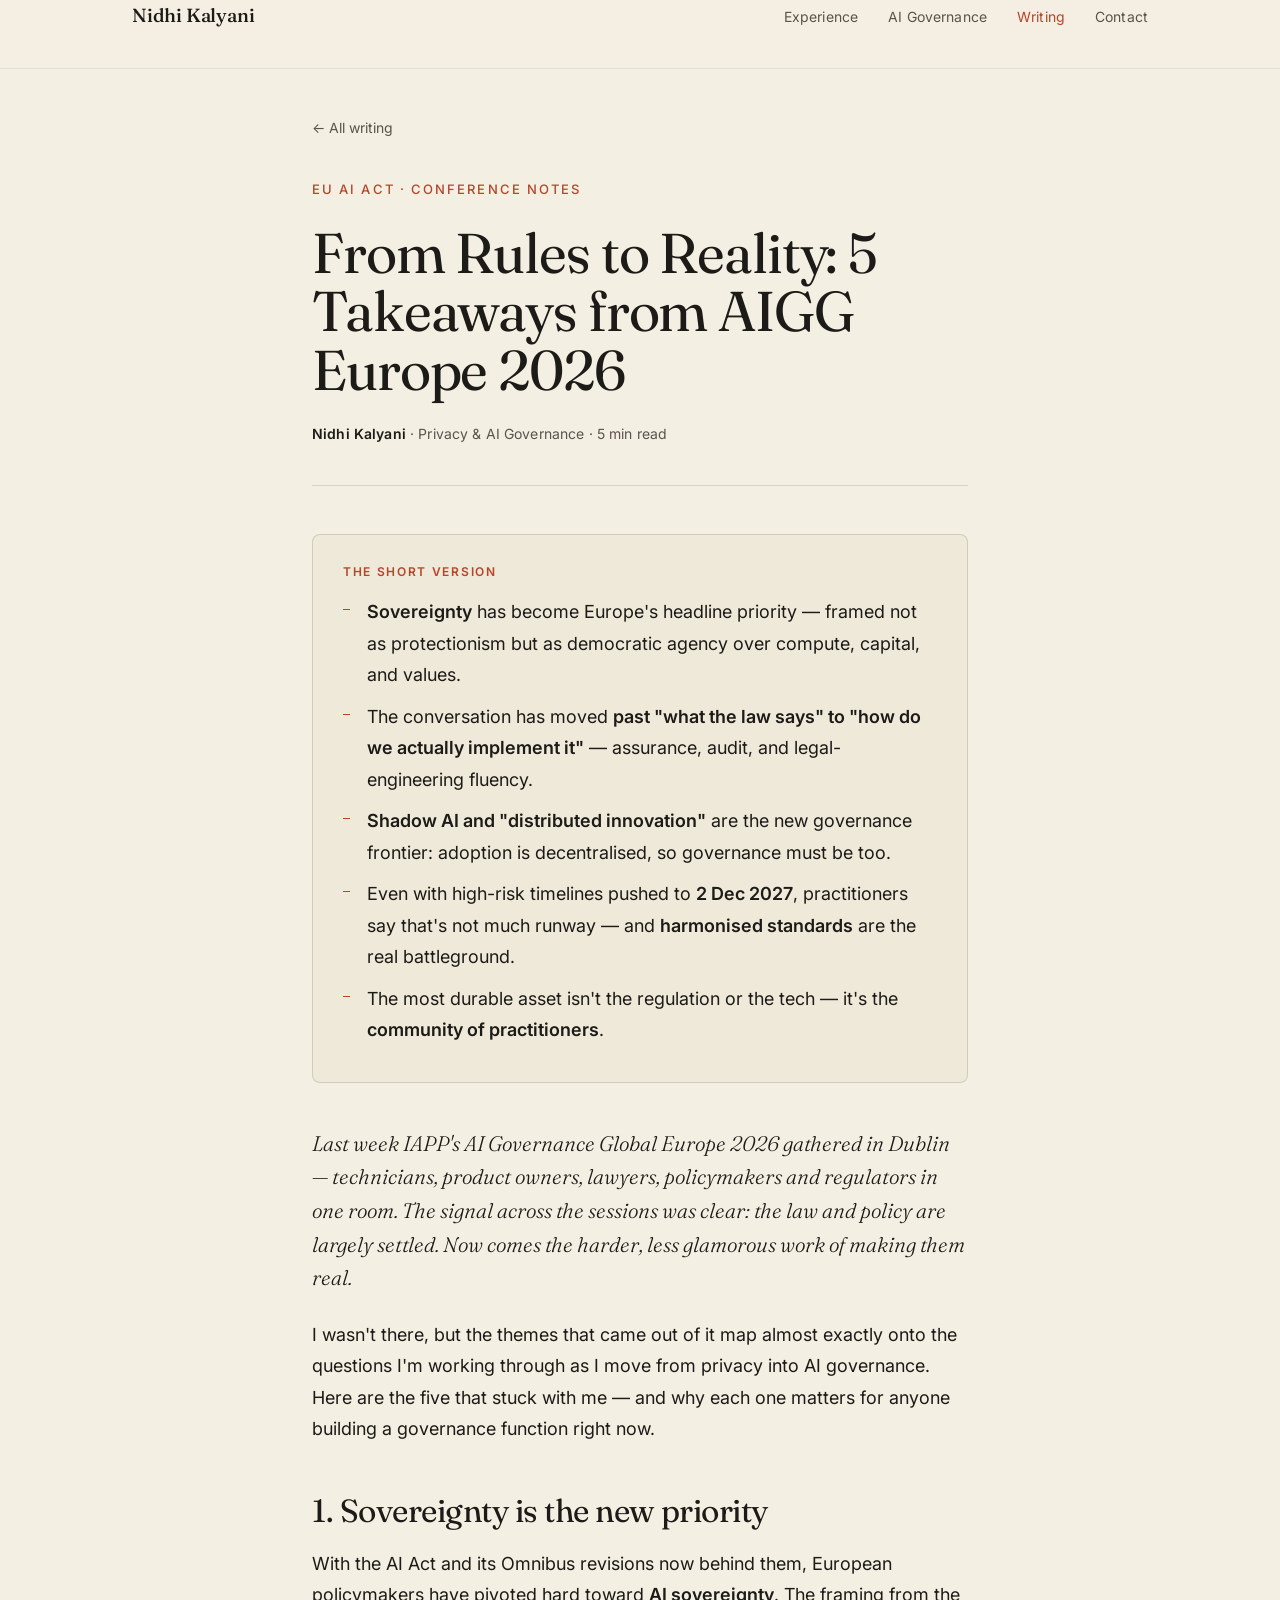
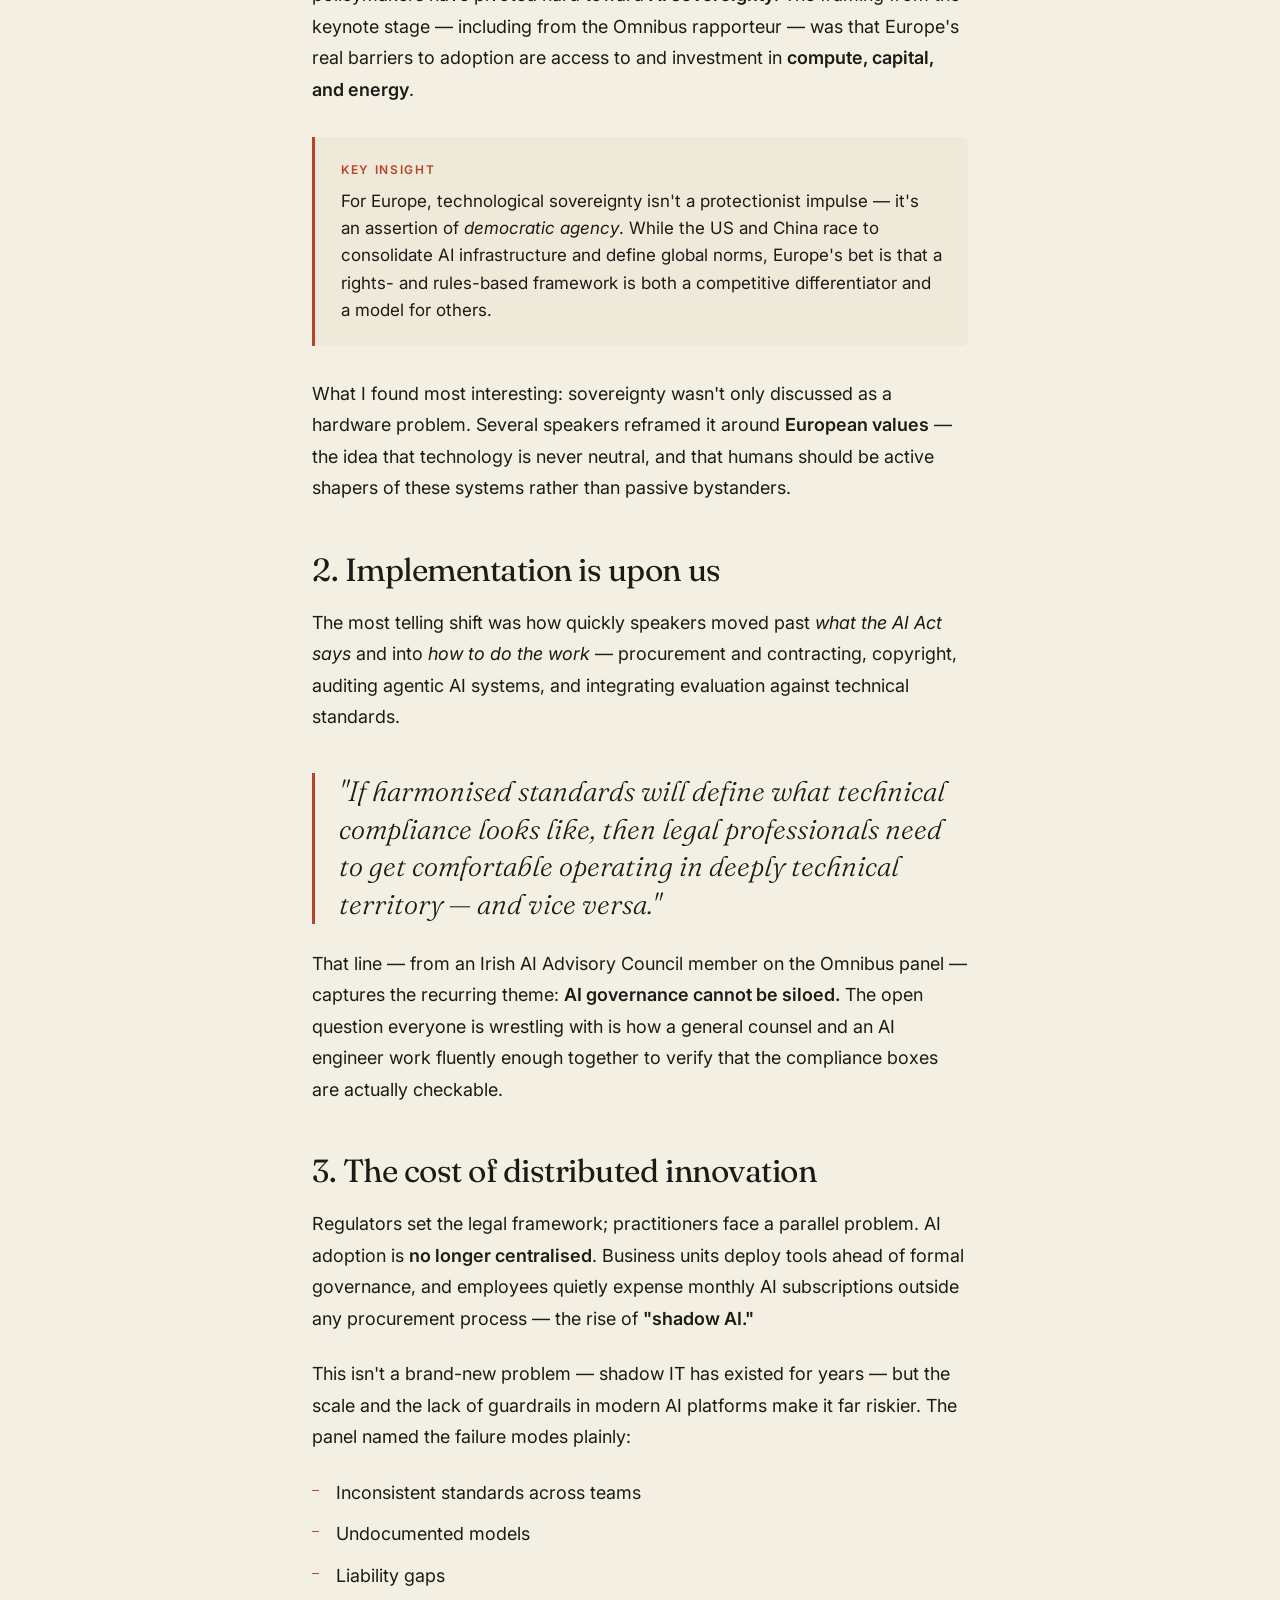
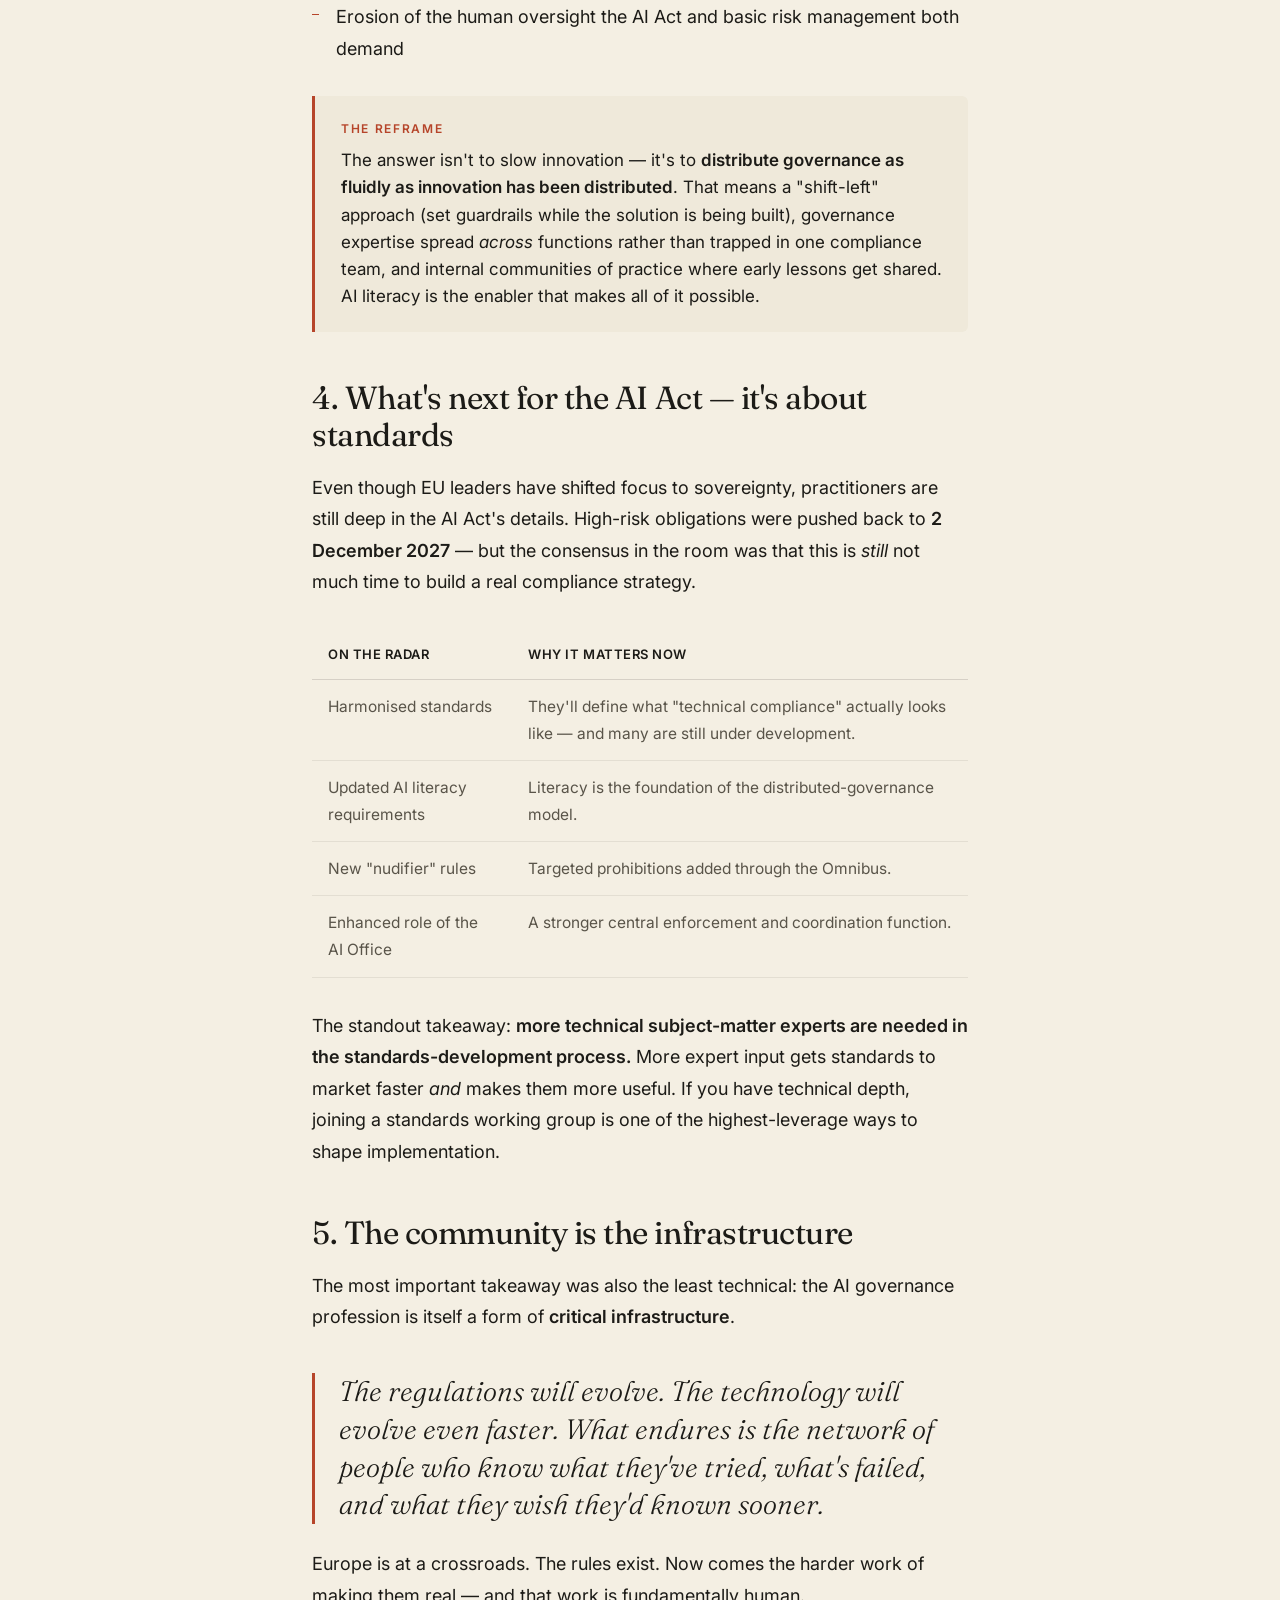
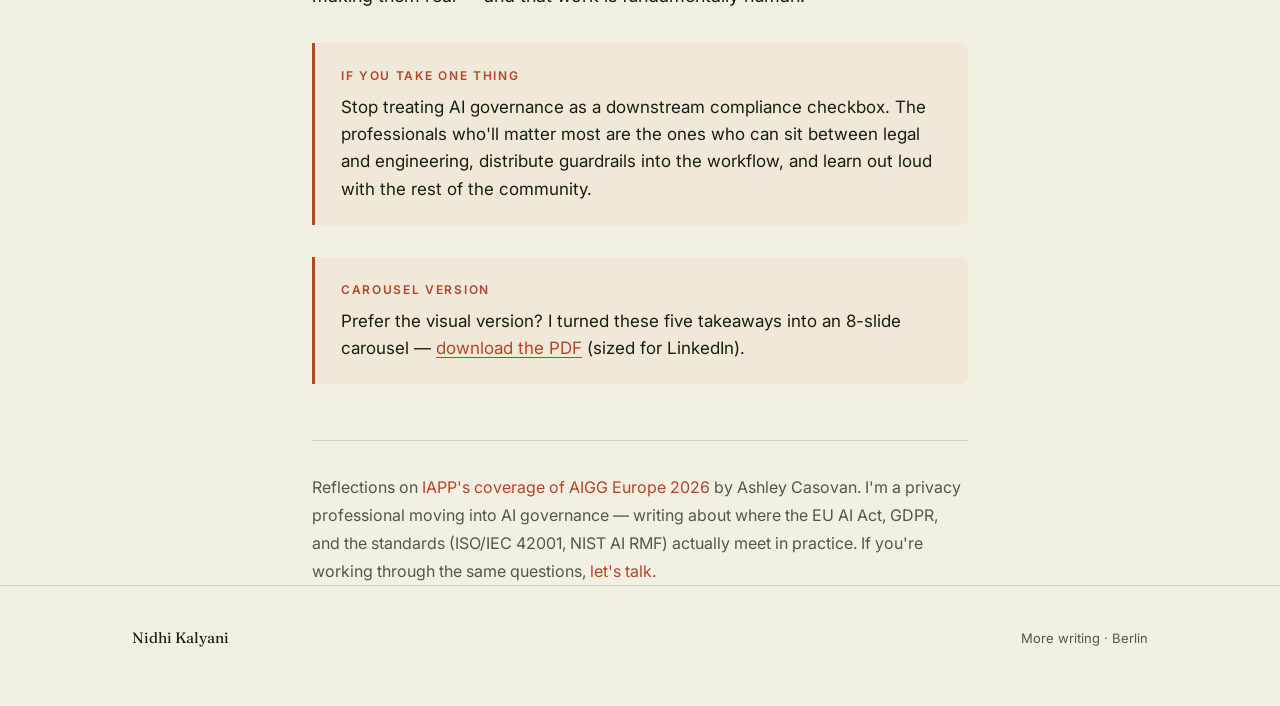
<file: blog/aigg-europe-2026-from-rules-to-implementation.html>
<!DOCTYPE html>
<html lang="en">
<head>
<meta charset="utf-8" />
<meta name="viewport" content="width=device-width, initial-scale=1" />
<title>From Rules to Reality: 5 Takeaways from AIGG Europe 2026 — Nidhi Kalyani</title>
<meta name="description" content="The EU AI Act is written; now comes implementation. Five takeaways from IAPP's AI Governance Global Europe 2026 in Dublin — sovereignty, distributed innovation, shadow AI, standards, and why the governance community is itself critical infrastructure." />

<!-- Open Graph (controls the preview card when shared on LinkedIn etc.) -->
<meta property="og:type" content="article" />
<meta property="og:title" content="From Rules to Reality: 5 Takeaways from AIGG Europe 2026" />
<meta property="og:description" content="The EU AI Act is written; now comes the hard work of implementation. Five themes from IAPP's AI Governance Global Europe 2026 in Dublin." />
<meta property="og:url" content="https://nidhikalyani46287-lgtm.github.io/Portfolio/blog/aigg-europe-2026-from-rules-to-implementation.html" />
<meta name="author" content="Nidhi Kalyani" />

<link rel="preconnect" href="https://fonts.googleapis.com" />
<link rel="preconnect" href="https://fonts.gstatic.com" crossorigin />
<link href="https://fonts.googleapis.com/css2?family=Fraunces:ital,opsz,wght@0,9..144,300..600;1,9..144,300..500&family=Inter:wght@400;500;600&display=swap" rel="stylesheet" />
<link rel="stylesheet" href="../blog.css" />
</head>

<body>

<nav>
  <div class="wrap">
    <a class="brand" href="../index.html">Nidhi Kalyani</a>
    <div class="links">
      <a href="../index.html#experience">Experience</a>
      <a href="../index.html#ai-governance">AI Governance</a>
      <a href="index.html" class="active">Writing</a>
      <a href="../index.html#contact">Contact</a>
    </div>
  </div>
</nav>

<div class="article">
  <a class="back-link" href="index.html">← All writing</a>

  <article>
    <header class="article-header">
      <div class="eyebrow">EU AI Act · Conference Notes</div>
      <h1 class="serif">From Rules to Reality: 5 Takeaways from AIGG Europe 2026</h1>
      <div class="article-meta"><strong>Nidhi Kalyani</strong> · Privacy &amp; AI Governance · 5 min read</div>
    </header>

    <div class="prose">

      <div class="tldr">
        <div class="tldr-label">The short version</div>
        <ul>
          <li><strong>Sovereignty</strong> has become Europe's headline priority — framed not as protectionism but as democratic agency over compute, capital, and values.</li>
          <li>The conversation has moved <strong>past "what the law says" to "how do we actually implement it"</strong> — assurance, audit, and legal-engineering fluency.</li>
          <li><strong>Shadow AI and "distributed innovation"</strong> are the new governance frontier: adoption is decentralised, so governance must be too.</li>
          <li>Even with high-risk timelines pushed to <strong>2 Dec 2027</strong>, practitioners say that's not much runway — and <strong>harmonised standards</strong> are the real battleground.</li>
          <li>The most durable asset isn't the regulation or the tech — it's the <strong>community of practitioners</strong>.</li>
        </ul>
      </div>

      <p class="lede">Last week IAPP's AI Governance Global Europe 2026 gathered in Dublin — technicians, product owners, lawyers, policymakers and regulators in one room. The signal across the sessions was clear: the law and policy are largely settled. Now comes the harder, less glamorous work of making them real.</p>

      <p>I wasn't there, but the themes that came out of it map almost exactly onto the questions I'm working through as I move from privacy into AI governance. Here are the five that stuck with me — and why each one matters for anyone building a governance function right now.</p>

      <h2>1. Sovereignty is the new priority</h2>

      <p>With the AI Act and its Omnibus revisions now behind them, European policymakers have pivoted hard toward <strong>AI sovereignty</strong>. The framing from the keynote stage — including from the Omnibus rapporteur — was that Europe's real barriers to adoption are access to and investment in <strong>compute, capital, and energy</strong>.</p>

      <div class="callout">
        <div class="callout-label">Key insight</div>
        <p>For Europe, technological sovereignty isn't a protectionist impulse — it's an assertion of <em>democratic agency</em>. While the US and China race to consolidate AI infrastructure and define global norms, Europe's bet is that a rights- and rules-based framework is both a competitive differentiator and a model for others.</p>
      </div>

      <p>What I found most interesting: sovereignty wasn't only discussed as a hardware problem. Several speakers reframed it around <strong>European values</strong> — the idea that technology is never neutral, and that humans should be active shapers of these systems rather than passive bystanders.</p>

      <h2>2. Implementation is upon us</h2>

      <p>The most telling shift was how quickly speakers moved past <em>what the AI Act says</em> and into <em>how to do the work</em> — procurement and contracting, copyright, auditing agentic AI systems, and integrating evaluation against technical standards.</p>

      <p class="pullquote">"If harmonised standards will define what technical compliance looks like, then legal professionals need to get comfortable operating in deeply technical territory — and vice versa."</p>

      <p>That line — from an Irish AI Advisory Council member on the Omnibus panel — captures the recurring theme: <strong>AI governance cannot be siloed.</strong> The open question everyone is wrestling with is how a general counsel and an AI engineer work fluently enough together to verify that the compliance boxes are actually checkable.</p>

      <h2>3. The cost of distributed innovation</h2>

      <p>Regulators set the legal framework; practitioners face a parallel problem. AI adoption is <strong>no longer centralised</strong>. Business units deploy tools ahead of formal governance, and employees quietly expense monthly AI subscriptions outside any procurement process — the rise of <strong>"shadow AI."</strong></p>

      <p>This isn't a brand-new problem — shadow IT has existed for years — but the scale and the lack of guardrails in modern AI platforms make it far riskier. The panel named the failure modes plainly:</p>

      <ul>
        <li>Inconsistent standards across teams</li>
        <li>Undocumented models</li>
        <li>Liability gaps</li>
        <li>Erosion of the human oversight the AI Act and basic risk management both demand</li>
      </ul>

      <div class="callout">
        <div class="callout-label">The reframe</div>
        <p>The answer isn't to slow innovation — it's to <strong>distribute governance as fluidly as innovation has been distributed</strong>. That means a "shift-left" approach (set guardrails while the solution is being built), governance expertise spread <em>across</em> functions rather than trapped in one compliance team, and internal communities of practice where early lessons get shared. AI literacy is the enabler that makes all of it possible.</p>
      </div>

      <h2>4. What's next for the AI Act — it's about standards</h2>

      <p>Even though EU leaders have shifted focus to sovereignty, practitioners are still deep in the AI Act's details. High-risk obligations were pushed back to <strong>2 December 2027</strong> — but the consensus in the room was that this is <em>still</em> not much time to build a real compliance strategy.</p>

      <div class="table-wrap">
      <table>
        <thead>
          <tr><th>On the radar</th><th>Why it matters now</th></tr>
        </thead>
        <tbody>
          <tr><td>Harmonised standards</td><td>They'll define what "technical compliance" actually looks like — and many are still under development.</td></tr>
          <tr><td>Updated AI literacy requirements</td><td>Literacy is the foundation of the distributed-governance model.</td></tr>
          <tr><td>New "nudifier" rules</td><td>Targeted prohibitions added through the Omnibus.</td></tr>
          <tr><td>Enhanced role of the AI Office</td><td>A stronger central enforcement and coordination function.</td></tr>
        </tbody>
      </table>
      </div>

      <p>The standout takeaway: <strong>more technical subject-matter experts are needed in the standards-development process.</strong> More expert input gets standards to market faster <em>and</em> makes them more useful. If you have technical depth, joining a standards working group is one of the highest-leverage ways to shape implementation.</p>

      <h2>5. The community is the infrastructure</h2>

      <p>The most important takeaway was also the least technical: the AI governance profession is itself a form of <strong>critical infrastructure</strong>.</p>

      <p class="pullquote">The regulations will evolve. The technology will evolve even faster. What endures is the network of people who know what they've tried, what's failed, and what they wish they'd known sooner.</p>

      <p>Europe is at a crossroads. The rules exist. Now comes the harder work of making them real — and that work is fundamentally human.</p>

      <div class="callout">
        <div class="callout-label">If you take one thing</div>
        <p>Stop treating AI governance as a downstream compliance checkbox. The professionals who'll matter most are the ones who can sit between legal and engineering, distribute guardrails into the workflow, and learn out loud with the rest of the community.</p>
      </div>

      <div class="callout">
        <div class="callout-label">Carousel version</div>
        <p>Prefer the visual version? I turned these five takeaways into an 8-slide carousel — <a href="../carousels/aigg-europe-2026/Nidhi-Kalyani-AIGG-Europe-2026-carousel.pdf" target="_blank" rel="noopener">download the PDF</a> (sized for LinkedIn).</p>
      </div>

      <div class="post-cta">
        <p>Reflections on <a href="https://iapp.org/news/a/notes-from-the-ai-governance-center-the-key-ai-governance-issues-tackled-at-aigg-europe-2026" target="_blank" rel="noopener">IAPP's coverage of AIGG Europe 2026</a> by Ashley Casovan. I'm a privacy professional moving into AI governance — writing about where the EU AI Act, GDPR, and the standards (ISO/IEC 42001, NIST AI RMF) actually meet in practice. If you're working through the same questions, <a href="../index.html#contact">let's talk</a>.</p>
      </div>

    </div>
  </article>
</div>

<footer>
  <div class="wrap" style="display:flex; justify-content:space-between; align-items:center; width:100%;">
    <span class="serif">Nidhi Kalyani</span>
    <span><a href="index.html">More writing</a> · Berlin</span>
  </div>
</footer>

</body>
</html>
</file>
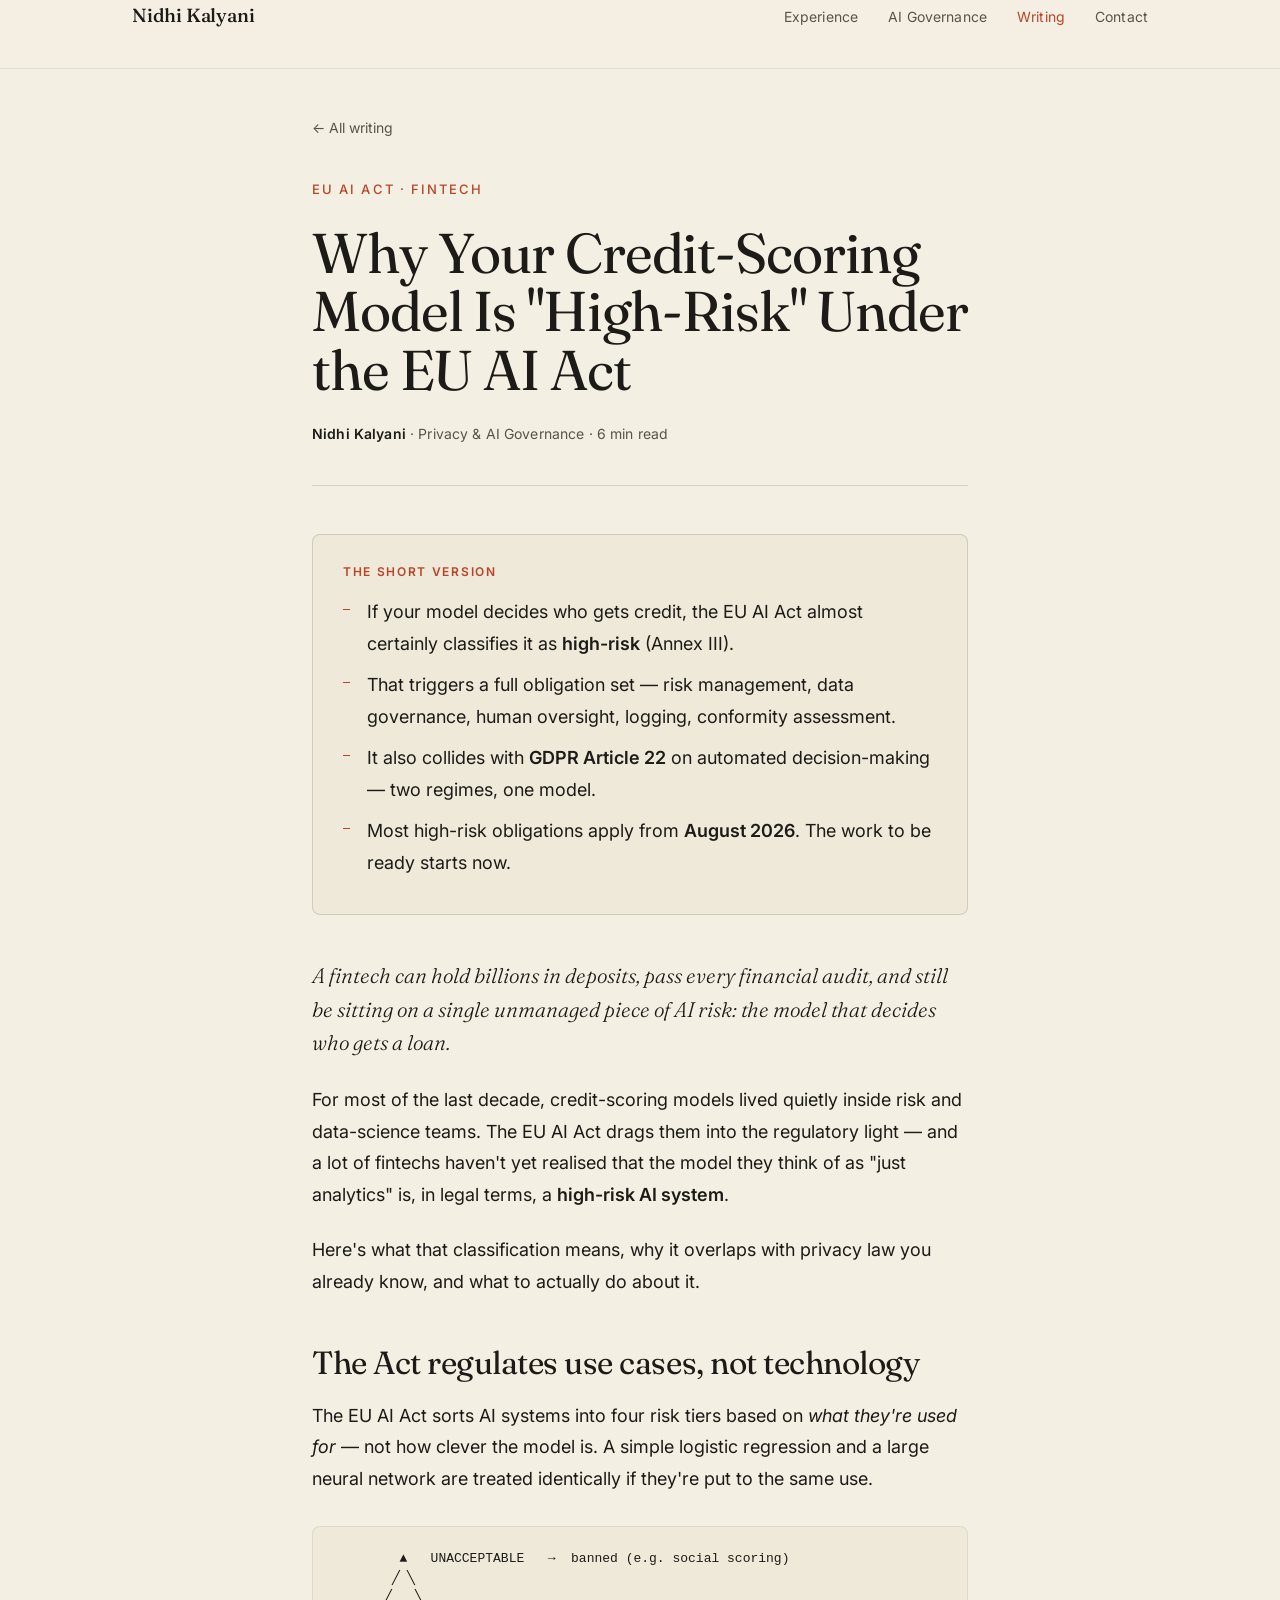
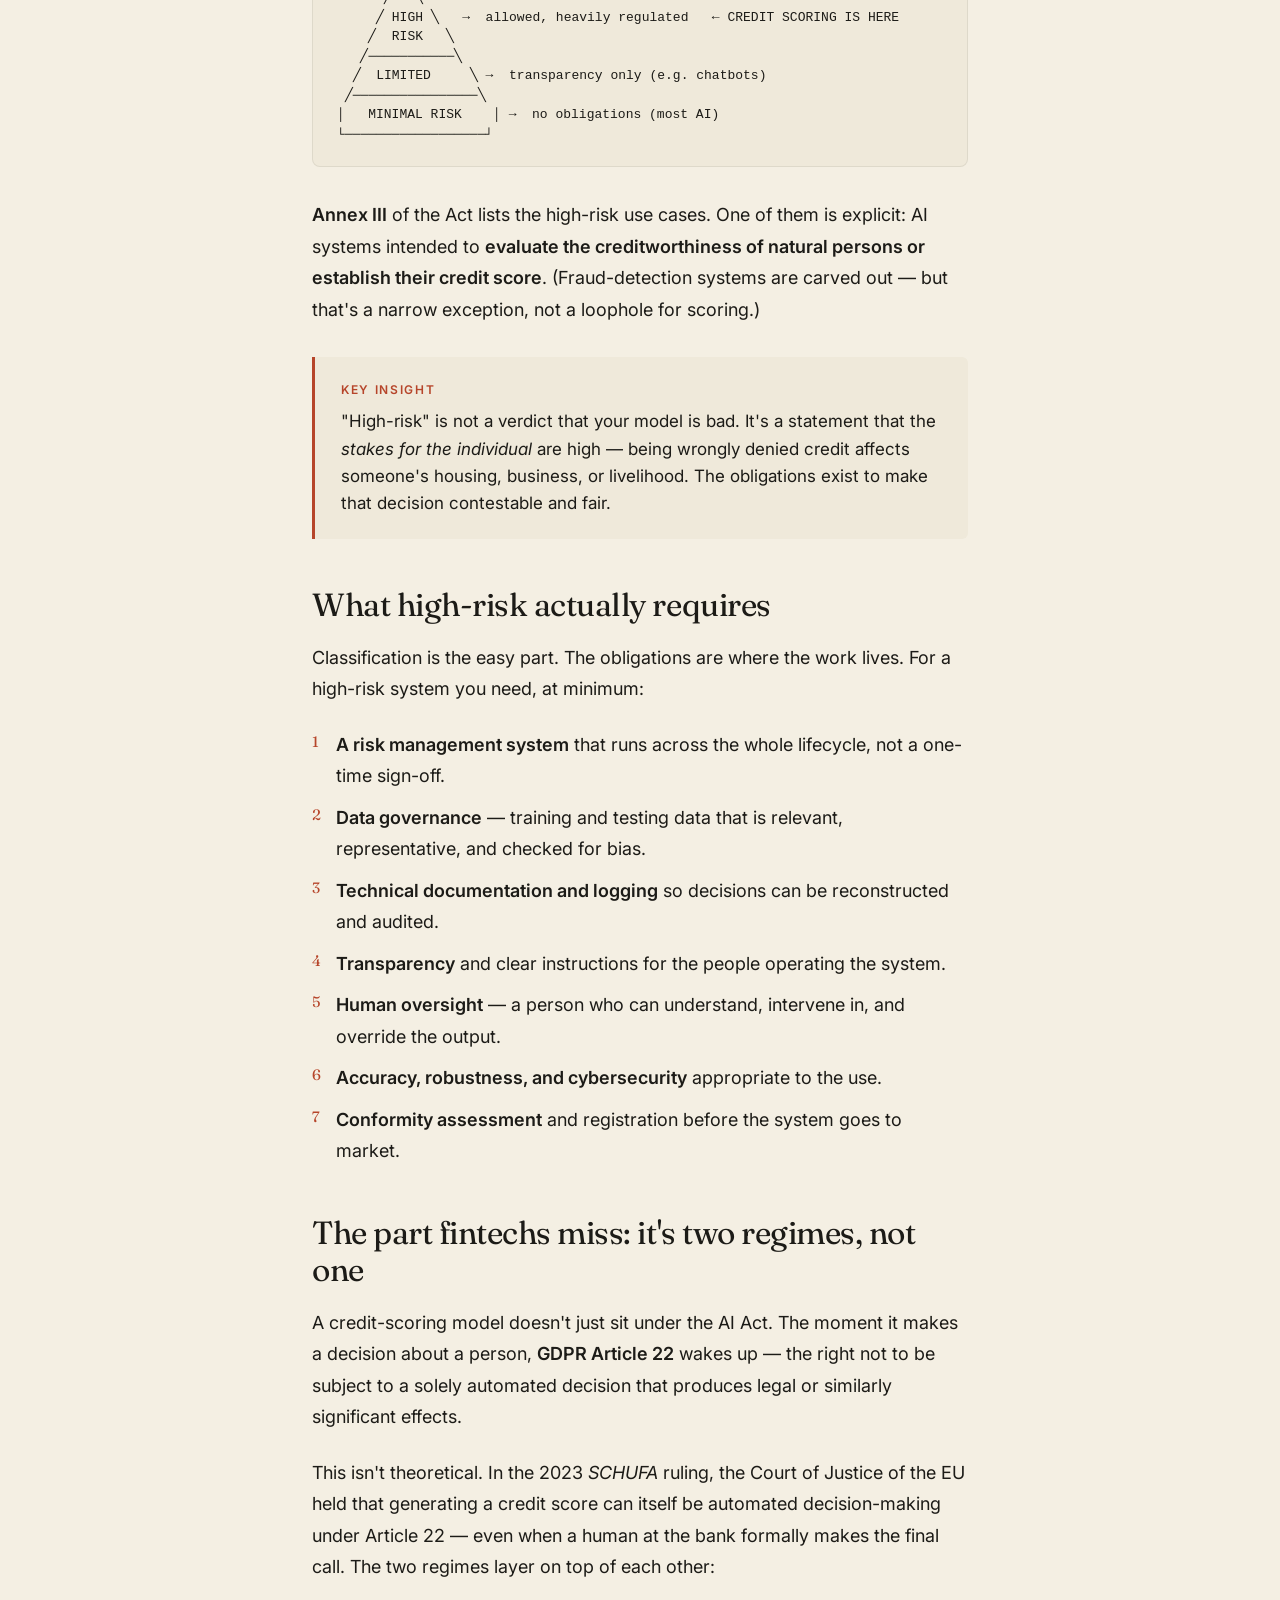
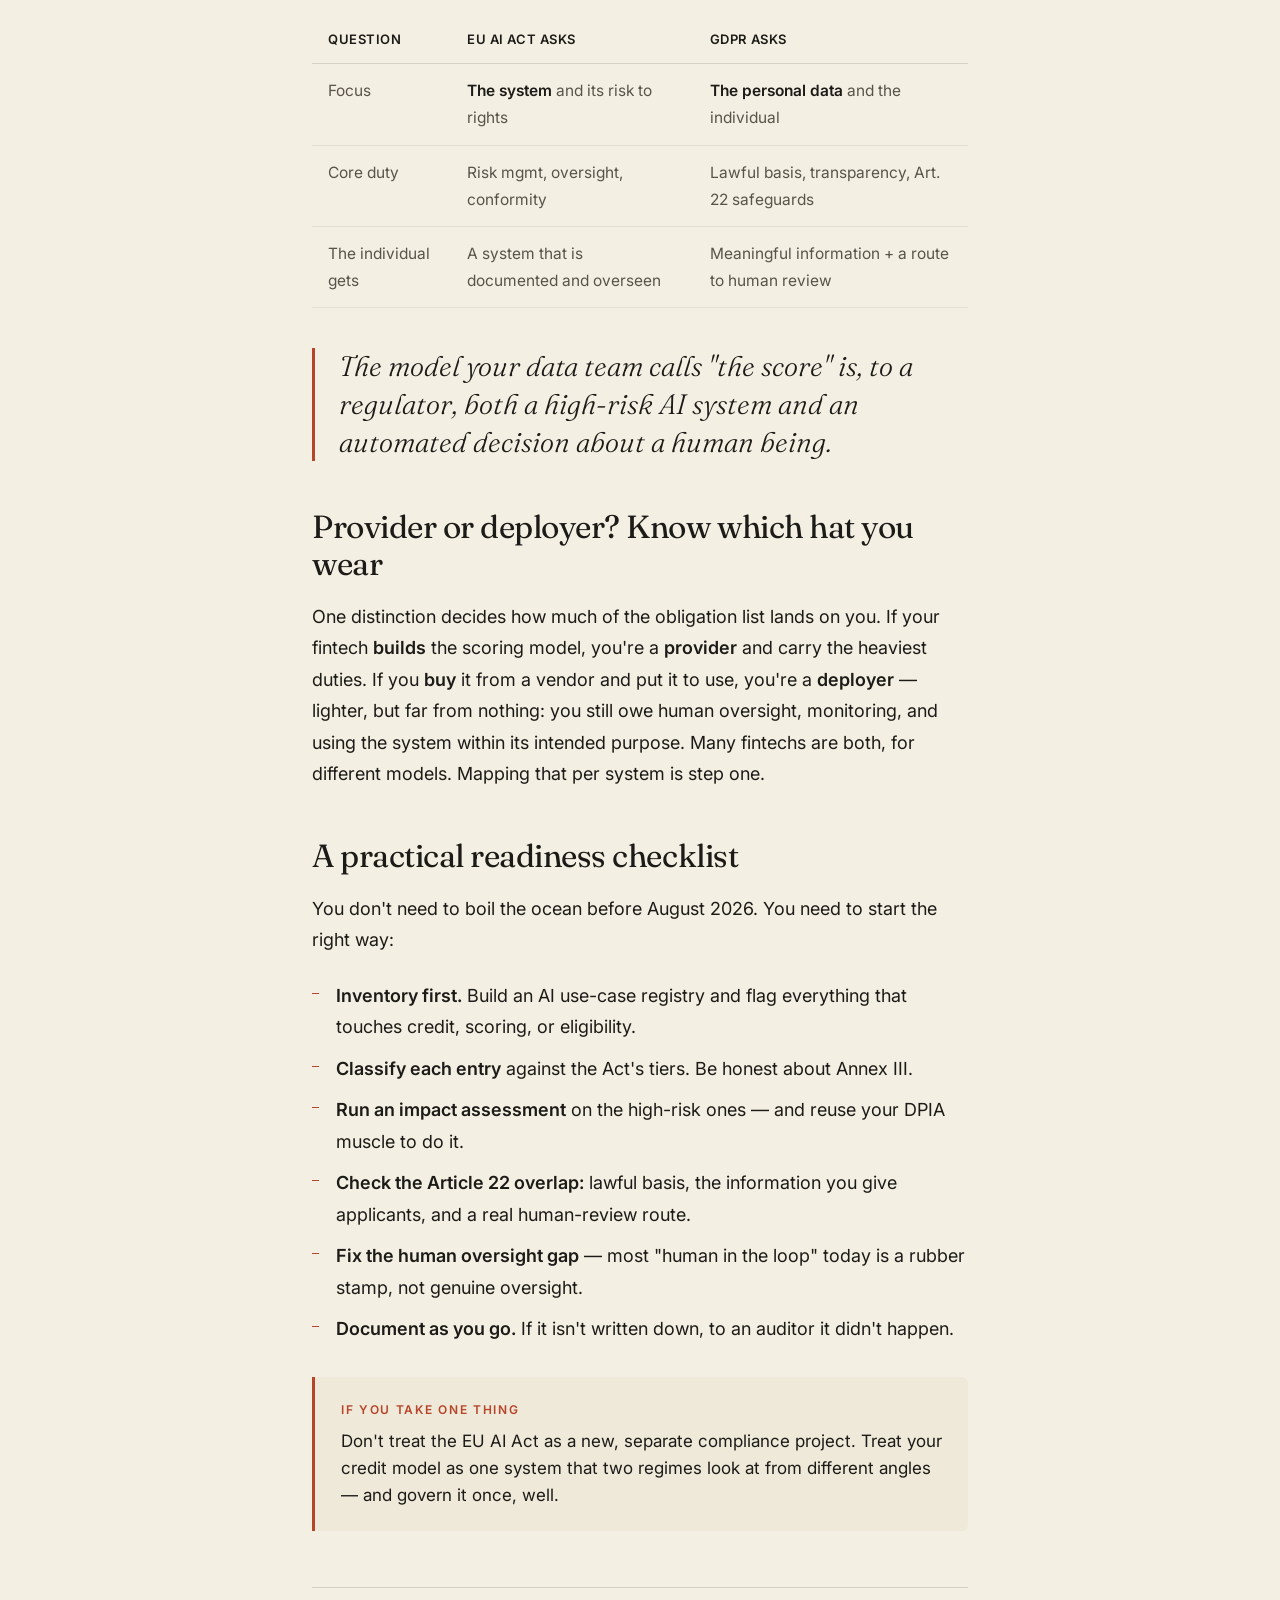
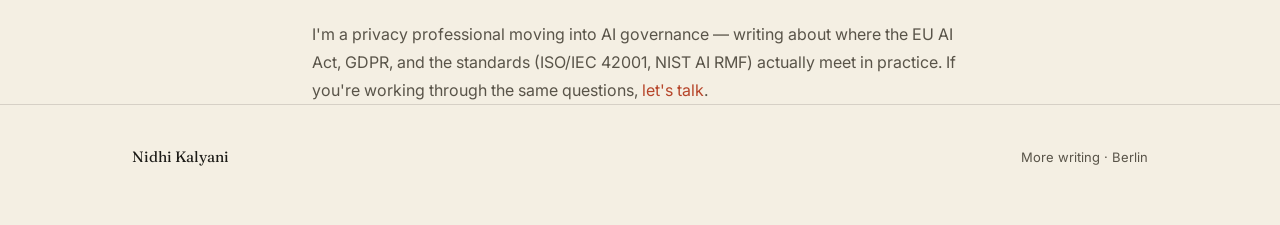
<file: blog/why-credit-scoring-is-high-risk-eu-ai-act.html>
<!DOCTYPE html>
<html lang="en">
<head>
<meta charset="utf-8" />
<meta name="viewport" content="width=device-width, initial-scale=1" />
<title>Why Your Credit-Scoring Model Is "High-Risk" Under the EU AI Act — Nidhi Kalyani</title>
<meta name="description" content="Under the EU AI Act, AI used to score creditworthiness is high-risk. Here's what that means for fintechs, how it collides with GDPR Article 22, and a practical checklist to get ready before August 2026." />

<!-- Open Graph (controls the preview card when shared on LinkedIn etc.) -->
<meta property="og:type" content="article" />
<meta property="og:title" content="Why Your Credit-Scoring Model Is 'High-Risk' Under the EU AI Act" />
<meta property="og:description" content="What the EU AI Act's high-risk classification means for fintechs, how it collides with GDPR Article 22, and a practical readiness checklist." />
<meta property="og:url" content="https://nidhikalyani46287-lgtm.github.io/Portfolio/blog/why-credit-scoring-is-high-risk-eu-ai-act.html" />
<meta name="author" content="Nidhi Kalyani" />

<link rel="preconnect" href="https://fonts.googleapis.com" />
<link rel="preconnect" href="https://fonts.gstatic.com" crossorigin />
<link href="https://fonts.googleapis.com/css2?family=Fraunces:ital,opsz,wght@0,9..144,300..600;1,9..144,300..500&family=Inter:wght@400;500;600&display=swap" rel="stylesheet" />
<link rel="stylesheet" href="../blog.css" />
</head>

<body>

<nav>
  <div class="wrap">
    <a class="brand" href="../index.html">Nidhi Kalyani</a>
    <div class="links">
      <a href="../index.html#experience">Experience</a>
      <a href="../index.html#ai-governance">AI Governance</a>
      <a href="index.html" class="active">Writing</a>
      <a href="../index.html#contact">Contact</a>
    </div>
  </div>
</nav>

<div class="article">
  <a class="back-link" href="index.html">← All writing</a>

  <article>
    <header class="article-header">
      <div class="eyebrow">EU AI Act · Fintech</div>
      <h1 class="serif">Why Your Credit-Scoring Model Is "High-Risk" Under the EU AI Act</h1>
      <div class="article-meta"><strong>Nidhi Kalyani</strong> · Privacy &amp; AI Governance · 6 min read</div>
    </header>

    <div class="prose">

      <div class="tldr">
        <div class="tldr-label">The short version</div>
        <ul>
          <li>If your model decides who gets credit, the EU AI Act almost certainly classifies it as <strong>high-risk</strong> (Annex III).</li>
          <li>That triggers a full obligation set — risk management, data governance, human oversight, logging, conformity assessment.</li>
          <li>It also collides with <strong>GDPR Article 22</strong> on automated decision-making — two regimes, one model.</li>
          <li>Most high-risk obligations apply from <strong>August 2026</strong>. The work to be ready starts now.</li>
        </ul>
      </div>

      <p class="lede">A fintech can hold billions in deposits, pass every financial audit, and still be sitting on a single unmanaged piece of AI risk: the model that decides who gets a loan.</p>

      <p>For most of the last decade, credit-scoring models lived quietly inside risk and data-science teams. The EU AI Act drags them into the regulatory light — and a lot of fintechs haven't yet realised that the model they think of as "just analytics" is, in legal terms, a <strong>high-risk AI system</strong>.</p>

      <p>Here's what that classification means, why it overlaps with privacy law you already know, and what to actually do about it.</p>

      <h2>The Act regulates use cases, not technology</h2>

      <p>The EU AI Act sorts AI systems into four risk tiers based on <em>what they're used for</em> — not how clever the model is. A simple logistic regression and a large neural network are treated identically if they're put to the same use.</p>

      <div class="diagram">        ▲   UNACCEPTABLE   →  banned (e.g. social scoring)
       ╱ ╲
      ╱   ╲
     ╱ HIGH ╲   →  allowed, heavily regulated   ← CREDIT SCORING IS HERE
    ╱  RISK   ╲
   ╱───────────╲
  ╱  LIMITED     ╲ →  transparency only (e.g. chatbots)
 ╱────────────────╲
│   MINIMAL RISK    │ →  no obligations (most AI)
└──────────────────┘</div>

      <p><strong>Annex III</strong> of the Act lists the high-risk use cases. One of them is explicit: AI systems intended to <strong>evaluate the creditworthiness of natural persons or establish their credit score</strong>. (Fraud-detection systems are carved out — but that's a narrow exception, not a loophole for scoring.)</p>

      <div class="callout">
        <div class="callout-label">Key insight</div>
        <p>"High-risk" is not a verdict that your model is bad. It's a statement that the <em>stakes for the individual</em> are high — being wrongly denied credit affects someone's housing, business, or livelihood. The obligations exist to make that decision contestable and fair.</p>
      </div>

      <h2>What high-risk actually requires</h2>

      <p>Classification is the easy part. The obligations are where the work lives. For a high-risk system you need, at minimum:</p>

      <ol>
        <li><strong>A risk management system</strong> that runs across the whole lifecycle, not a one-time sign-off.</li>
        <li><strong>Data governance</strong> — training and testing data that is relevant, representative, and checked for bias.</li>
        <li><strong>Technical documentation and logging</strong> so decisions can be reconstructed and audited.</li>
        <li><strong>Transparency</strong> and clear instructions for the people operating the system.</li>
        <li><strong>Human oversight</strong> — a person who can understand, intervene in, and override the output.</li>
        <li><strong>Accuracy, robustness, and cybersecurity</strong> appropriate to the use.</li>
        <li><strong>Conformity assessment</strong> and registration before the system goes to market.</li>
      </ol>

      <h2>The part fintechs miss: it's two regimes, not one</h2>

      <p>A credit-scoring model doesn't just sit under the AI Act. The moment it makes a decision about a person, <strong>GDPR Article 22</strong> wakes up — the right not to be subject to a solely automated decision that produces legal or similarly significant effects.</p>

      <p>This isn't theoretical. In the 2023 <em>SCHUFA</em> ruling, the Court of Justice of the EU held that generating a credit score can itself be automated decision-making under Article 22 — even when a human at the bank formally makes the final call. The two regimes layer on top of each other:</p>

      <div class="table-wrap">
      <table>
        <thead>
          <tr><th>Question</th><th>EU AI Act asks</th><th>GDPR asks</th></tr>
        </thead>
        <tbody>
          <tr><td>Focus</td><td><strong>The system</strong> and its risk to rights</td><td><strong>The personal data</strong> and the individual</td></tr>
          <tr><td>Core duty</td><td>Risk mgmt, oversight, conformity</td><td>Lawful basis, transparency, Art. 22 safeguards</td></tr>
          <tr><td>The individual gets</td><td>A system that is documented and overseen</td><td>Meaningful information + a route to human review</td></tr>
        </tbody>
      </table>
      </div>

      <p class="pullquote">The model your data team calls "the score" is, to a regulator, both a high-risk AI system and an automated decision about a human being.</p>

      <h2>Provider or deployer? Know which hat you wear</h2>

      <p>One distinction decides how much of the obligation list lands on you. If your fintech <strong>builds</strong> the scoring model, you're a <strong>provider</strong> and carry the heaviest duties. If you <strong>buy</strong> it from a vendor and put it to use, you're a <strong>deployer</strong> — lighter, but far from nothing: you still owe human oversight, monitoring, and using the system within its intended purpose. Many fintechs are both, for different models. Mapping that per system is step one.</p>

      <h2>A practical readiness checklist</h2>

      <p>You don't need to boil the ocean before August 2026. You need to start the right way:</p>

      <ul>
        <li><strong>Inventory first.</strong> Build an AI use-case registry and flag everything that touches credit, scoring, or eligibility.</li>
        <li><strong>Classify each entry</strong> against the Act's tiers. Be honest about Annex III.</li>
        <li><strong>Run an impact assessment</strong> on the high-risk ones — and reuse your DPIA muscle to do it.</li>
        <li><strong>Check the Article 22 overlap:</strong> lawful basis, the information you give applicants, and a real human-review route.</li>
        <li><strong>Fix the human oversight gap</strong> — most "human in the loop" today is a rubber stamp, not genuine oversight.</li>
        <li><strong>Document as you go.</strong> If it isn't written down, to an auditor it didn't happen.</li>
      </ul>

      <div class="callout">
        <div class="callout-label">If you take one thing</div>
        <p>Don't treat the EU AI Act as a new, separate compliance project. Treat your credit model as one system that two regimes look at from different angles — and govern it once, well.</p>
      </div>

      <div class="post-cta">
        <p>I'm a privacy professional moving into AI governance — writing about where the EU AI Act, GDPR, and the standards (ISO/IEC 42001, NIST AI RMF) actually meet in practice. If you're working through the same questions, <a href="../index.html#contact">let's talk</a>.</p>
      </div>

    </div>
  </article>
</div>

<footer>
  <div class="wrap" style="display:flex; justify-content:space-between; align-items:center; width:100%;">
    <span class="serif">Nidhi Kalyani</span>
    <span><a href="index.html">More writing</a> · Berlin</span>
  </div>
</footer>

</body>
</html>
</file>
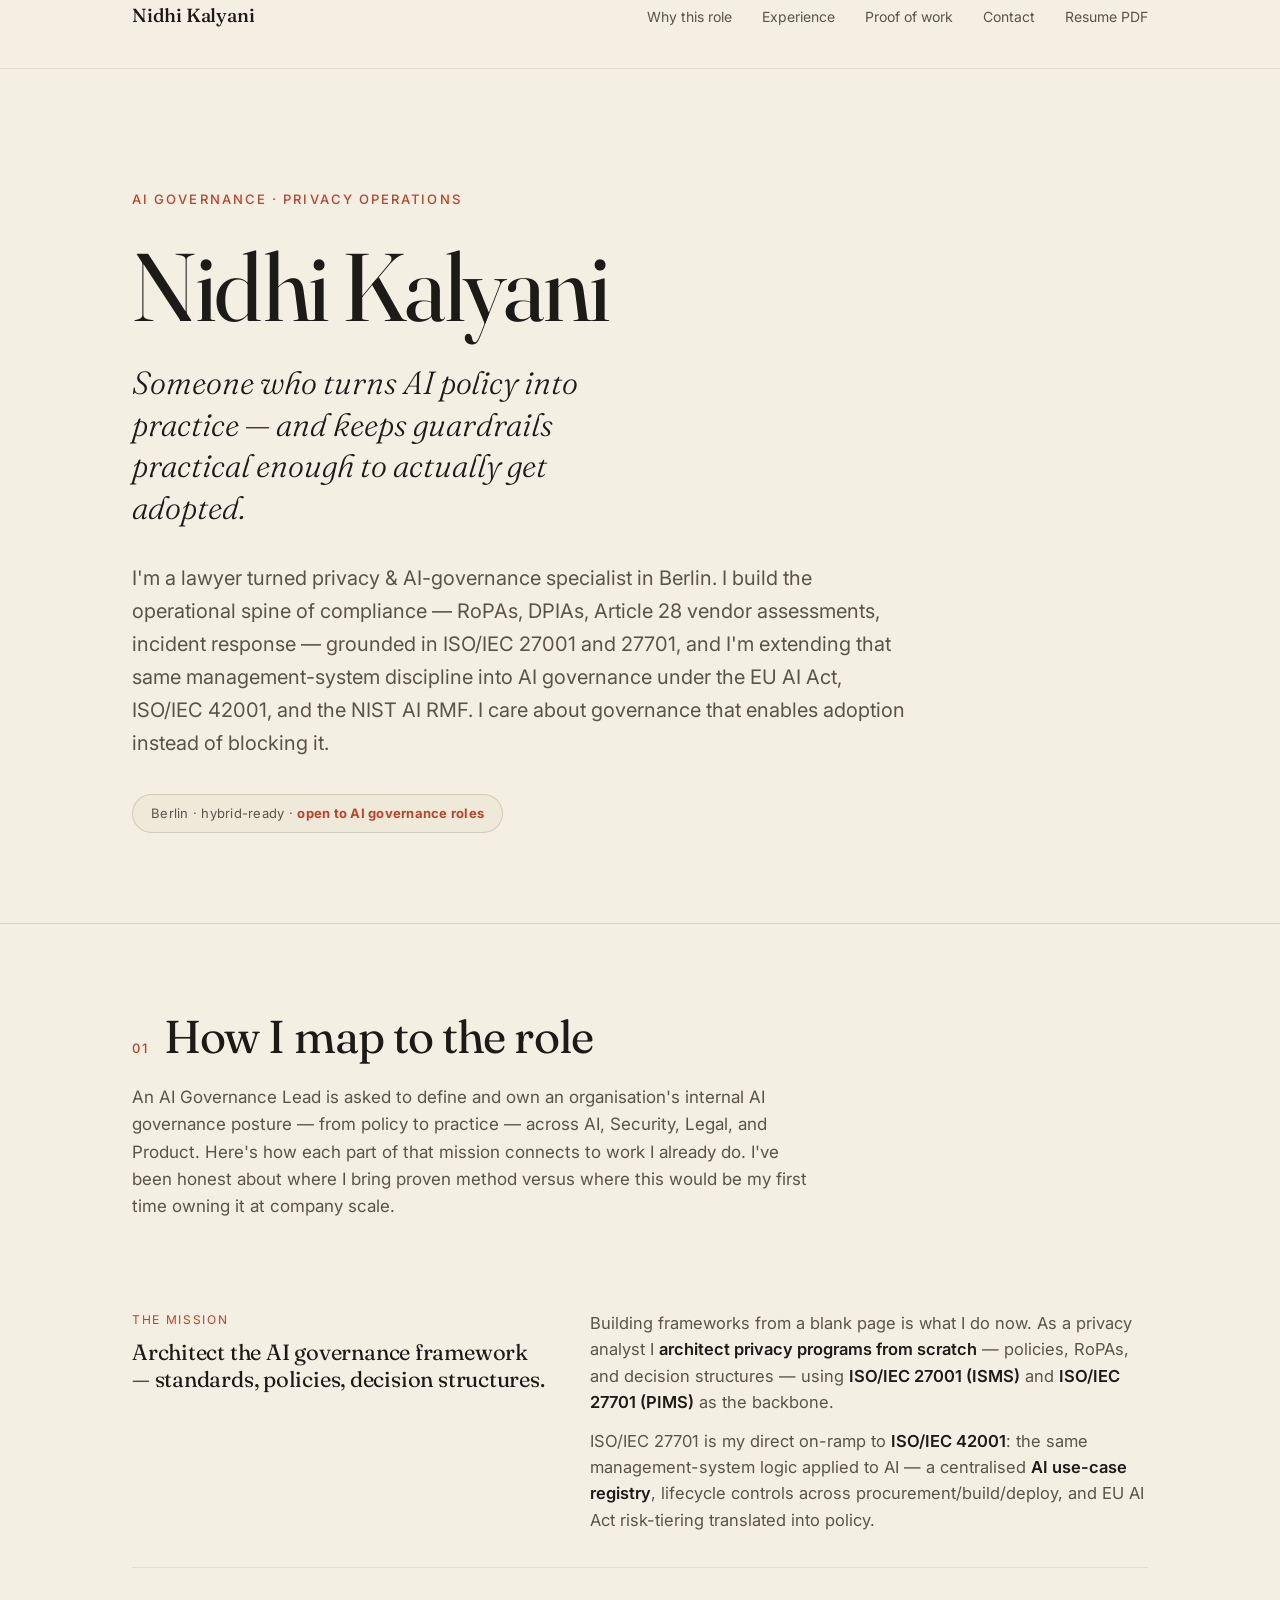
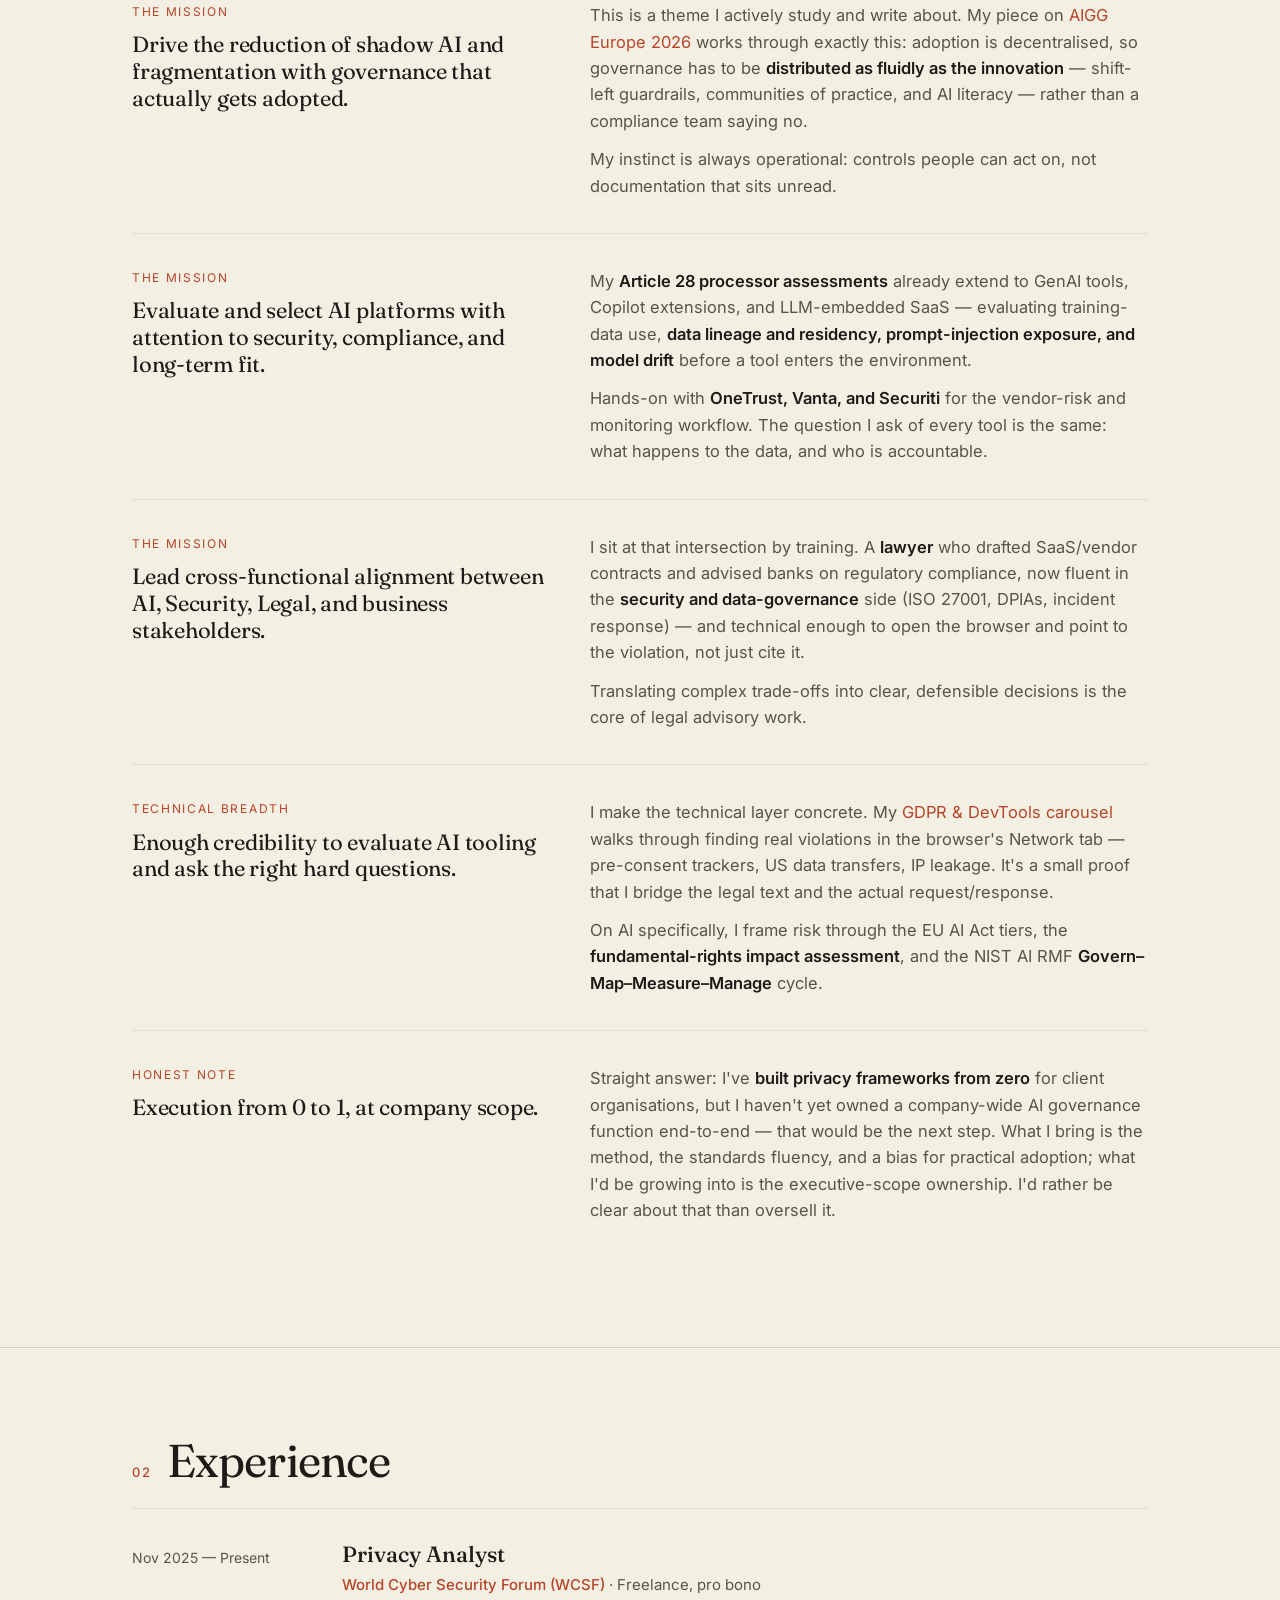
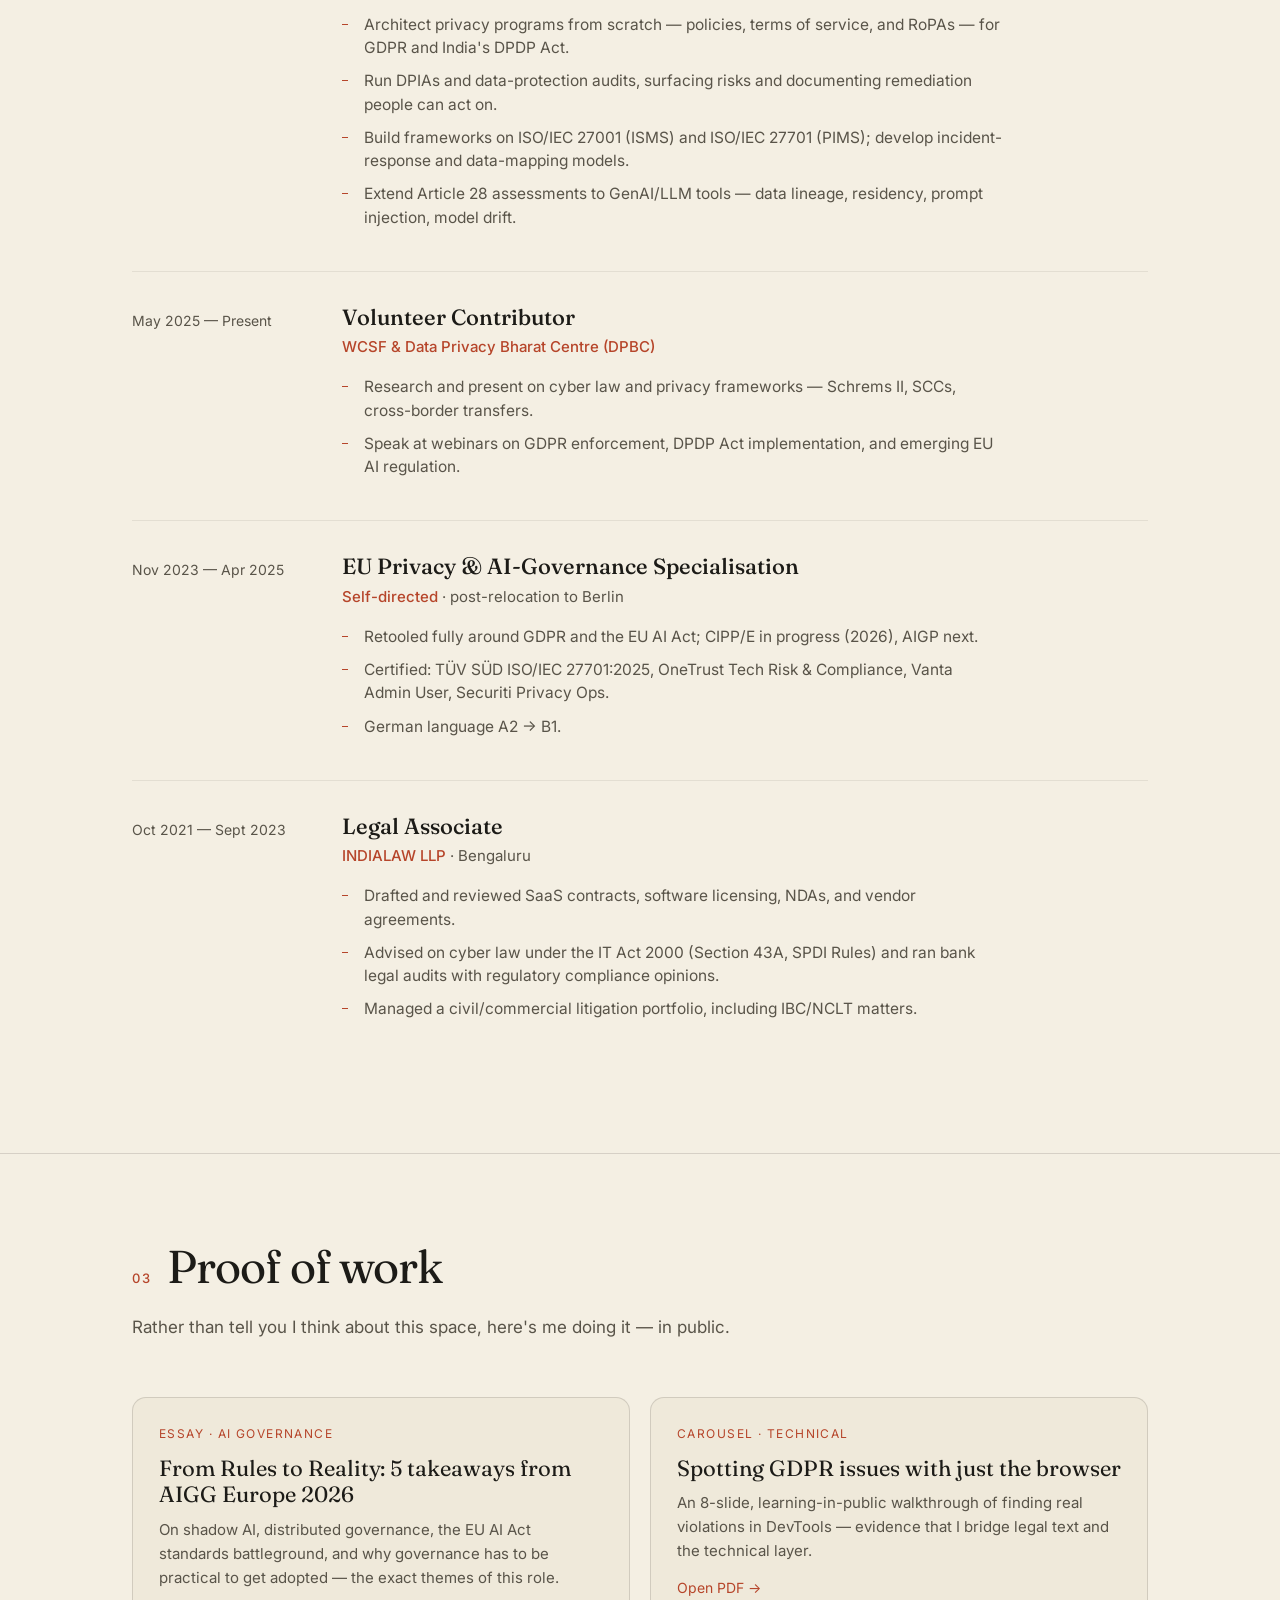
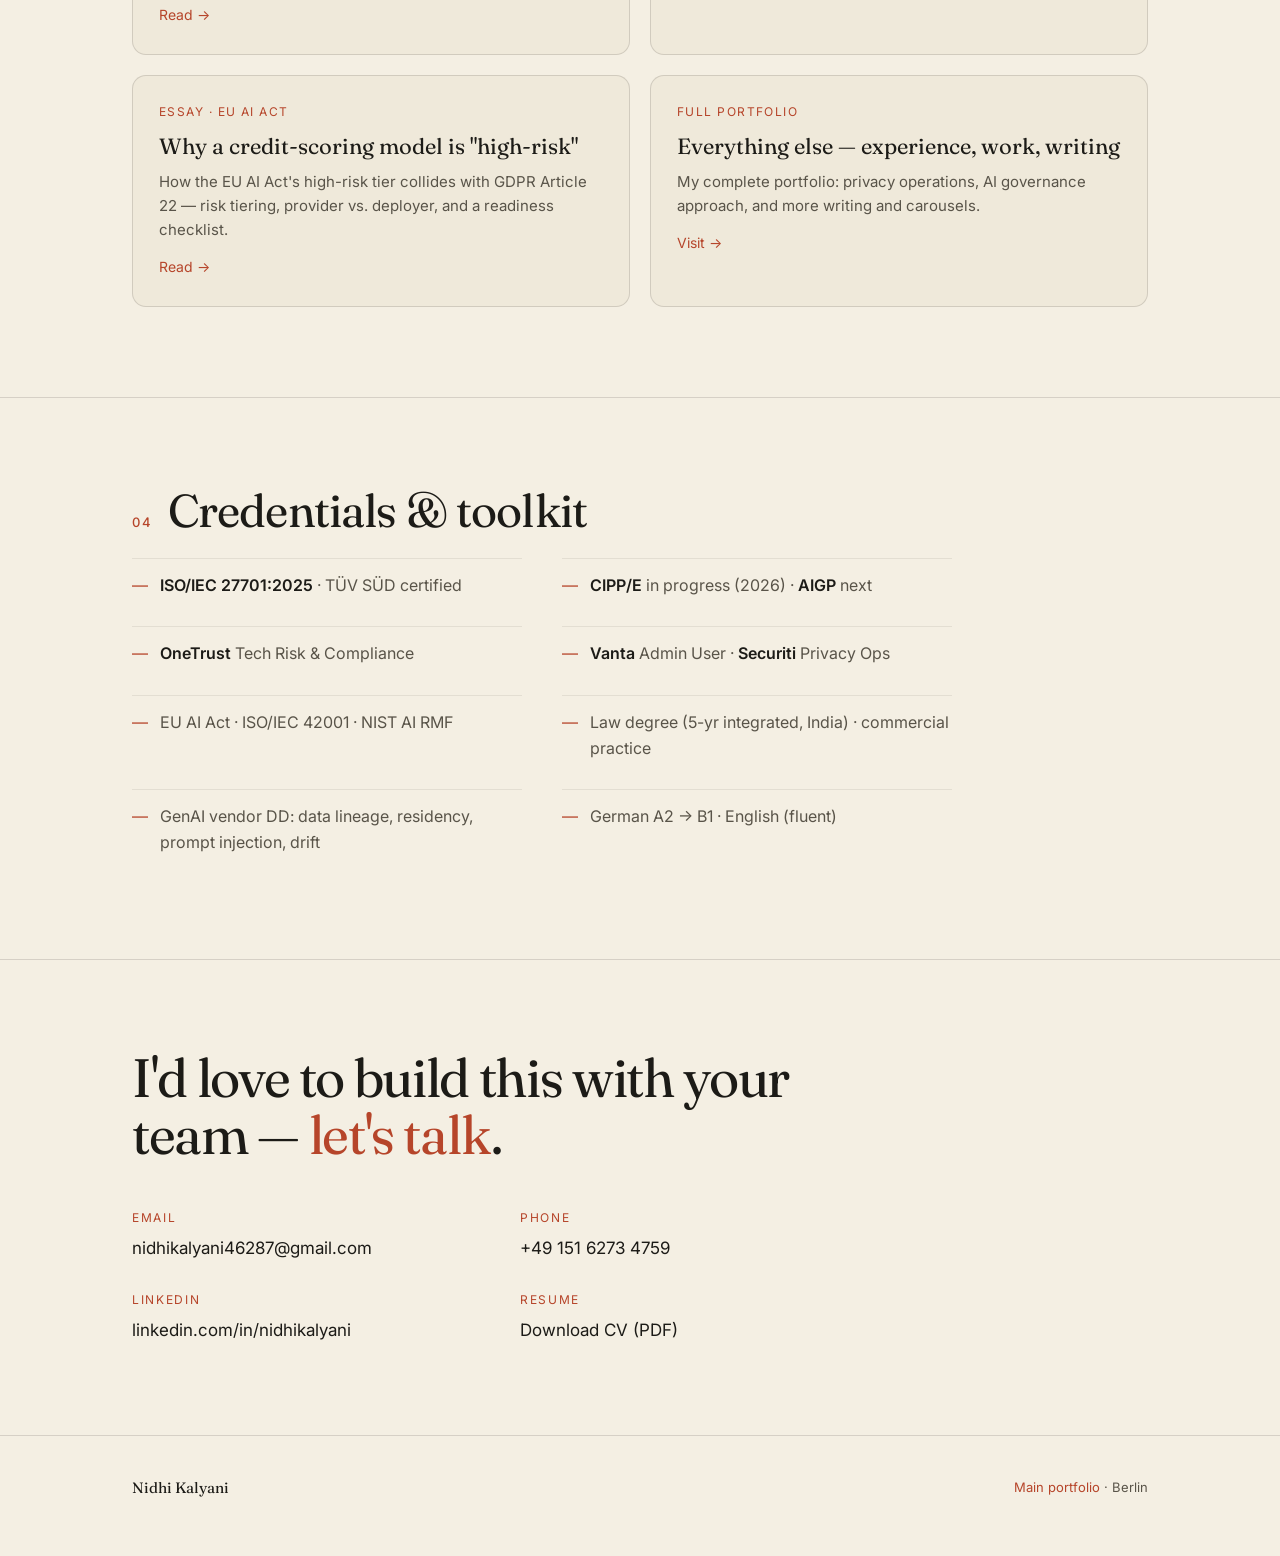
<file: roles/ai-governance.html>
<!DOCTYPE html>
<html lang="en">
<head>
<meta charset="utf-8" />
<meta name="viewport" content="width=device-width, initial-scale=1" />
<title>Nidhi Kalyani — AI Governance</title>
<meta name="description" content="How my privacy-operations and standards background maps to owning an internal AI governance posture from policy to practice — EU AI Act, ISO/IEC 42001, NIST AI RMF." />
<meta name="robots" content="noindex" />
<link rel="preconnect" href="https://fonts.googleapis.com" />
<link rel="preconnect" href="https://fonts.gstatic.com" crossorigin />
<link href="https://fonts.googleapis.com/css2?family=Fraunces:ital,opsz,wght@0,9..144,300..600;1,9..144,300..500&family=Inter:wght@400;500;600&display=swap" rel="stylesheet" />

<style>
  :root {
    --paper: #F4EFE3;
    --paper-2: #EFE9DA;
    --ink: #1C1B17;
    --ink-soft: #595449;
    --accent: #B6452A;
    --line: rgba(28, 27, 23, 0.14);
    --line-soft: rgba(28, 27, 23, 0.08);
  }
  * { margin: 0; padding: 0; box-sizing: border-box; }
  html { scroll-behavior: smooth; }
  body {
    background: var(--paper); color: var(--ink);
    font-family: "Inter", system-ui, sans-serif;
    font-size: 17px; line-height: 1.6;
    -webkit-font-smoothing: antialiased; text-rendering: optimizeLegibility;
  }
  .serif { font-family: "Fraunces", Georgia, serif; font-optical-sizing: auto; }
  .wrap { width: 100%; max-width: 1080px; margin: 0 auto; padding: 0 32px; }

  nav {
    position: sticky; top: 0; z-index: 50;
    background: rgba(244, 239, 227, 0.9);
    backdrop-filter: saturate(120%); border-bottom: 1px solid var(--line-soft);
  }
  nav .wrap { display: flex; align-items: baseline; justify-content: space-between; height: 68px; }
  nav .brand { font-family: "Fraunces", serif; font-weight: 500; font-size: 19px; letter-spacing: -0.01em; }
  nav .links { display: flex; gap: 30px; font-size: 14px; }
  nav .links a { color: var(--ink-soft); text-decoration: none; transition: color 0.2s ease; }
  nav .links a:hover { color: var(--accent); }

  header.hero { padding: 120px 0 90px; }
  .eyebrow { font-size: 13px; letter-spacing: 0.16em; text-transform: uppercase; color: var(--accent); font-weight: 500; margin-bottom: 30px; }
  h1.name { font-family: "Fraunces", serif; font-weight: 400; font-size: clamp(44px, 8vw, 96px); line-height: 0.96; letter-spacing: -0.025em; margin-bottom: 30px; }
  .headline { font-family: "Fraunces", serif; font-style: italic; font-weight: 300; font-size: clamp(22px, 3.4vw, 32px); line-height: 1.3; max-width: 26ch; margin-bottom: 34px; }
  .hero-intro { font-size: clamp(17px, 2vw, 20px); line-height: 1.65; color: var(--ink-soft); max-width: 60ch; }
  .role-badge {
    display: inline-block; margin-top: 34px; font-size: 13px; letter-spacing: 0.02em;
    color: var(--ink-soft); background: var(--paper-2); border: 1px solid var(--line);
    border-radius: 100px; padding: 8px 18px;
  }
  .role-badge strong { color: var(--accent); }

  section { padding: 90px 0; border-top: 1px solid var(--line); }
  .sec-head { display: flex; align-items: baseline; gap: 16px; margin-bottom: 24px; }
  .sec-num { font-size: 13px; letter-spacing: 0.12em; color: var(--accent); font-weight: 500; padding-top: 6px; }
  .sec-title { font-family: "Fraunces", serif; font-weight: 400; font-size: clamp(30px, 5vw, 46px); letter-spacing: -0.02em; line-height: 1; }
  .sec-lead { color: var(--ink-soft); max-width: 62ch; margin-bottom: 56px; font-size: 17px; }

  /* MAP: JD requirement -> evidence */
  .map { display: grid; gap: 0; }
  .map-row {
    display: grid; grid-template-columns: 1fr 1.35fr; gap: 44px;
    padding: 34px 0; border-top: 1px solid var(--line-soft);
  }
  .map-row:first-child { border-top: none; }
  .jd { }
  .jd .jd-label { font-size: 12px; letter-spacing: 0.14em; text-transform: uppercase; color: var(--accent); margin-bottom: 10px; }
  .jd .jd-text { font-family: "Fraunces", serif; font-weight: 400; font-size: 22px; line-height: 1.22; letter-spacing: -0.01em; }
  .ev p { color: var(--ink-soft); font-size: 16.5px; margin-bottom: 12px; }
  .ev p:last-child { margin-bottom: 0; }
  .ev strong { color: var(--ink); font-weight: 600; }
  .ev a { color: var(--accent); text-decoration: none; border-bottom: 1px solid transparent; transition: border-color .2s; }
  .ev a:hover { border-color: var(--accent); }

  /* EXPERIENCE (condensed) */
  .xp { display: grid; grid-template-columns: 170px 1fr; gap: 40px; padding: 32px 0; border-top: 1px solid var(--line-soft); }
  .xp:first-of-type { border-top: none; }
  .xp .when { font-size: 14px; color: var(--ink-soft); padding-top: 6px; }
  .xp .role { font-family: "Fraunces", serif; font-weight: 500; font-size: 22px; line-height: 1.25; margin-bottom: 4px; }
  .xp .org { font-size: 15px; color: var(--accent); margin-bottom: 16px; font-weight: 500; }
  .xp .org .tag { color: var(--ink-soft); font-weight: 400; }
  .xp ul { list-style: none; }
  .xp li { position: relative; padding-left: 22px; color: var(--ink-soft); margin-bottom: 10px; font-size: 15.5px; line-height: 1.5; max-width: 66ch; }
  .xp li::before { content: ""; position: absolute; left: 0; top: 11px; width: 6px; height: 1px; background: var(--accent); }

  /* CREDS */
  .cred-grid { display: grid; grid-template-columns: repeat(2, 1fr); gap: 14px 40px; max-width: 820px; }
  .cred { display: flex; gap: 12px; align-items: baseline; color: var(--ink-soft); font-size: 16px; border-top: 1px solid var(--line-soft); padding: 14px 0; }
  .cred .dot { color: var(--accent); }
  .cred strong { color: var(--ink); font-weight: 600; }

  /* PROOF cards */
  .proof-grid { display: grid; grid-template-columns: repeat(2, 1fr); gap: 20px; }
  .proof {
    border: 1px solid var(--line); border-radius: 14px; padding: 26px; background: var(--paper-2);
    text-decoration: none; color: inherit; transition: transform .25s ease, border-color .25s ease;
    display: block;
  }
  .proof:hover { transform: translateY(-3px); border-color: var(--accent); }
  .proof .pk { font-size: 12px; letter-spacing: 0.12em; text-transform: uppercase; color: var(--accent); margin-bottom: 12px; }
  .proof .pt { font-family: "Fraunces", serif; font-size: 22px; line-height: 1.2; margin-bottom: 10px; }
  .proof .pd { font-size: 15px; color: var(--ink-soft); }
  .proof .more { display:inline-block; margin-top:14px; color:var(--accent); font-size:14px; }

  /* CONTACT */
  .contact-big { font-family: "Fraunces", serif; font-weight: 400; font-size: clamp(30px, 5vw, 54px); letter-spacing: -0.025em; line-height: 1.05; margin-bottom: 44px; max-width: 20ch; }
  .contact-big a { color: var(--accent); text-decoration: none; border-bottom: 2px solid transparent; }
  .contact-big a:hover { border-color: var(--accent); }
  .contact-rows { display: grid; grid-template-columns: repeat(2, 1fr); gap: 28px 56px; max-width: 720px; }
  .crow .clabel { font-size: 12px; letter-spacing: 0.14em; text-transform: uppercase; color: var(--accent); margin-bottom: 8px; }
  .crow a, .crow span { color: var(--ink); text-decoration: none; font-size: 17px; }
  .crow a:hover { color: var(--accent); }

  footer { padding: 40px 0 56px; border-top: 1px solid var(--line); display: flex; justify-content: space-between; align-items: center; font-size: 13px; color: var(--ink-soft); }
  footer .serif { font-size: 15px; color: var(--ink); }

  @media (max-width: 760px) {
    body { font-size: 16px; }
    .wrap { padding: 0 22px; }
    nav .links { gap: 16px; }
    nav .links a:nth-child(2) { display: none; }
    header.hero { padding: 80px 0 60px; }
    section { padding: 64px 0; }
    .map-row { grid-template-columns: 1fr; gap: 14px; }
    .xp { grid-template-columns: 1fr; gap: 8px; }
    .cred-grid, .proof-grid, .contact-rows { grid-template-columns: 1fr; }
  }
</style>
</head>

<body>

<nav>
  <div class="wrap">
    <a class="brand" href="../index.html" style="text-decoration:none;color:inherit;">Nidhi Kalyani</a>
    <div class="links">
      <a href="#fit">Why this role</a>
      <a href="#experience">Experience</a>
      <a href="#proof">Proof of work</a>
      <a href="#contact">Contact</a>
      <a href="../Nidhi-Kalyani-Resume-2026.pdf" target="_blank" rel="noopener">Resume PDF</a>
    </div>
  </div>
</nav>

<header class="hero">
  <div class="wrap">
    <div class="eyebrow">AI Governance · Privacy Operations</div>
    <h1 class="name serif">Nidhi Kalyani</h1>
    <p class="headline">Someone who turns AI policy into practice — and keeps guardrails practical enough to actually get adopted.</p>
    <p class="hero-intro">I'm a lawyer turned privacy &amp; AI-governance specialist in Berlin. I build the operational spine of compliance — RoPAs, DPIAs, Article 28 vendor assessments, incident response — grounded in ISO/IEC 27001 and 27701, and I'm extending that same management-system discipline into AI governance under the EU AI Act, ISO/IEC 42001, and the NIST AI RMF. I care about governance that enables adoption instead of blocking it.</p>
    <span class="role-badge">Berlin · hybrid-ready · <strong>open to AI governance roles</strong></span>
  </div>
</header>

<!-- WHY THIS ROLE: JD -> evidence -->
<section id="fit">
  <div class="wrap">
    <div class="sec-head">
      <span class="sec-num">01</span>
      <h2 class="sec-title serif">How I map to the role</h2>
    </div>
    <p class="sec-lead">An AI Governance Lead is asked to define and own an organisation's internal AI governance posture — from policy to practice — across AI, Security, Legal, and Product. Here's how each part of that mission connects to work I already do. I've been honest about where I bring proven method versus where this would be my first time owning it at company scale.</p>

    <div class="map">

      <div class="map-row">
        <div class="jd">
          <div class="jd-label">The mission</div>
          <div class="jd-text serif">Architect the AI governance framework — standards, policies, decision structures.</div>
        </div>
        <div class="ev">
          <p>Building frameworks from a blank page is what I do now. As a privacy analyst I <strong>architect privacy programs from scratch</strong> — policies, RoPAs, and decision structures — using <strong>ISO/IEC 27001 (ISMS)</strong> and <strong>ISO/IEC 27701 (PIMS)</strong> as the backbone.</p>
          <p>ISO/IEC 27701 is my direct on-ramp to <strong>ISO/IEC 42001</strong>: the same management-system logic applied to AI — a centralised <strong>AI use-case registry</strong>, lifecycle controls across procurement/build/deploy, and EU AI Act risk-tiering translated into policy.</p>
        </div>
      </div>

      <div class="map-row">
        <div class="jd">
          <div class="jd-label">The mission</div>
          <div class="jd-text serif">Drive the reduction of shadow AI and fragmentation with governance that actually gets adopted.</div>
        </div>
        <div class="ev">
          <p>This is a theme I actively study and write about. My piece on <a href="../blog/aigg-europe-2026-from-rules-to-implementation.html">AIGG Europe 2026</a> works through exactly this: adoption is decentralised, so governance has to be <strong>distributed as fluidly as the innovation</strong> — shift-left guardrails, communities of practice, and AI literacy — rather than a compliance team saying no.</p>
          <p>My instinct is always operational: controls people can act on, not documentation that sits unread.</p>
        </div>
      </div>

      <div class="map-row">
        <div class="jd">
          <div class="jd-label">The mission</div>
          <div class="jd-text serif">Evaluate and select AI platforms with attention to security, compliance, and long-term fit.</div>
        </div>
        <div class="ev">
          <p>My <strong>Article 28 processor assessments</strong> already extend to GenAI tools, Copilot extensions, and LLM-embedded SaaS — evaluating training-data use, <strong>data lineage and residency, prompt-injection exposure, and model drift</strong> before a tool enters the environment.</p>
          <p>Hands-on with <strong>OneTrust, Vanta, and Securiti</strong> for the vendor-risk and monitoring workflow. The question I ask of every tool is the same: what happens to the data, and who is accountable.</p>
        </div>
      </div>

      <div class="map-row">
        <div class="jd">
          <div class="jd-label">The mission</div>
          <div class="jd-text serif">Lead cross-functional alignment between AI, Security, Legal, and business stakeholders.</div>
        </div>
        <div class="ev">
          <p>I sit at that intersection by training. A <strong>lawyer</strong> who drafted SaaS/vendor contracts and advised banks on regulatory compliance, now fluent in the <strong>security and data-governance</strong> side (ISO 27001, DPIAs, incident response) — and technical enough to open the browser and point to the violation, not just cite it.</p>
          <p>Translating complex trade-offs into clear, defensible decisions is the core of legal advisory work.</p>
        </div>
      </div>

      <div class="map-row">
        <div class="jd">
          <div class="jd-label">Technical breadth</div>
          <div class="jd-text serif">Enough credibility to evaluate AI tooling and ask the right hard questions.</div>
        </div>
        <div class="ev">
          <p>I make the technical layer concrete. My <a href="../carousels/gdpr-devtools/Nidhi-Kalyani-GDPR-DevTools-carousel.pdf" target="_blank" rel="noopener">GDPR &amp; DevTools carousel</a> walks through finding real violations in the browser's Network tab — pre-consent trackers, US data transfers, IP leakage. It's a small proof that I bridge the legal text and the actual request/response.</p>
          <p>On AI specifically, I frame risk through the EU AI Act tiers, the <strong>fundamental-rights impact assessment</strong>, and the NIST AI RMF <strong>Govern–Map–Measure–Manage</strong> cycle.</p>
        </div>
      </div>

      <div class="map-row">
        <div class="jd">
          <div class="jd-label">Honest note</div>
          <div class="jd-text serif">Execution from 0 to 1, at company scope.</div>
        </div>
        <div class="ev">
          <p>Straight answer: I've <strong>built privacy frameworks from zero</strong> for client organisations, but I haven't yet owned a company-wide AI governance function end-to-end — that would be the next step. What I bring is the method, the standards fluency, and a bias for practical adoption; what I'd be growing into is the executive-scope ownership. I'd rather be clear about that than oversell it.</p>
        </div>
      </div>

    </div>
  </div>
</section>

<!-- EXPERIENCE -->
<section id="experience">
  <div class="wrap">
    <div class="sec-head">
      <span class="sec-num">02</span>
      <h2 class="sec-title serif">Experience</h2>
    </div>

    <div class="xp">
      <div class="when">Nov 2025 — Present</div>
      <div>
        <div class="role serif">Privacy Analyst</div>
        <div class="org">World Cyber Security Forum (WCSF) <span class="tag">· Freelance, pro bono</span></div>
        <ul>
          <li>Architect privacy programs from scratch — policies, terms of service, and RoPAs — for GDPR and India's DPDP Act.</li>
          <li>Run DPIAs and data-protection audits, surfacing risks and documenting remediation people can act on.</li>
          <li>Build frameworks on ISO/IEC 27001 (ISMS) and ISO/IEC 27701 (PIMS); develop incident-response and data-mapping models.</li>
          <li>Extend Article 28 assessments to GenAI/LLM tools — data lineage, residency, prompt injection, model drift.</li>
        </ul>
      </div>
    </div>

    <div class="xp">
      <div class="when">May 2025 — Present</div>
      <div>
        <div class="role serif">Volunteer Contributor</div>
        <div class="org">WCSF &amp; Data Privacy Bharat Centre (DPBC)</div>
        <ul>
          <li>Research and present on cyber law and privacy frameworks — Schrems II, SCCs, cross-border transfers.</li>
          <li>Speak at webinars on GDPR enforcement, DPDP Act implementation, and emerging EU AI regulation.</li>
        </ul>
      </div>
    </div>

    <div class="xp">
      <div class="when">Nov 2023 — Apr 2025</div>
      <div>
        <div class="role serif">EU Privacy &amp; AI-Governance Specialisation</div>
        <div class="org">Self-directed <span class="tag">· post-relocation to Berlin</span></div>
        <ul>
          <li>Retooled fully around GDPR and the EU AI Act; CIPP/E in progress (2026), AIGP next.</li>
          <li>Certified: TÜV SÜD ISO/IEC 27701:2025, OneTrust Tech Risk &amp; Compliance, Vanta Admin User, Securiti Privacy Ops.</li>
          <li>German language A2 → B1.</li>
        </ul>
      </div>
    </div>

    <div class="xp">
      <div class="when">Oct 2021 — Sept 2023</div>
      <div>
        <div class="role serif">Legal Associate</div>
        <div class="org">INDIALAW LLP <span class="tag">· Bengaluru</span></div>
        <ul>
          <li>Drafted and reviewed SaaS contracts, software licensing, NDAs, and vendor agreements.</li>
          <li>Advised on cyber law under the IT Act 2000 (Section 43A, SPDI Rules) and ran bank legal audits with regulatory compliance opinions.</li>
          <li>Managed a civil/commercial litigation portfolio, including IBC/NCLT matters.</li>
        </ul>
      </div>
    </div>
  </div>
</section>

<!-- PROOF OF WORK -->
<section id="proof">
  <div class="wrap">
    <div class="sec-head">
      <span class="sec-num">03</span>
      <h2 class="sec-title serif">Proof of work</h2>
    </div>
    <p class="sec-lead">Rather than tell you I think about this space, here's me doing it — in public.</p>
    <div class="proof-grid">

      <a class="proof" href="../blog/aigg-europe-2026-from-rules-to-implementation.html">
        <div class="pk">Essay · AI Governance</div>
        <div class="pt serif">From Rules to Reality: 5 takeaways from AIGG Europe 2026</div>
        <div class="pd">On shadow AI, distributed governance, the EU AI Act standards battleground, and why governance has to be practical to get adopted — the exact themes of this role.</div>
        <span class="more">Read →</span>
      </a>

      <a class="proof" href="../carousels/gdpr-devtools/Nidhi-Kalyani-GDPR-DevTools-carousel.pdf" target="_blank" rel="noopener">
        <div class="pk">Carousel · Technical</div>
        <div class="pt serif">Spotting GDPR issues with just the browser</div>
        <div class="pd">An 8-slide, learning-in-public walkthrough of finding real violations in DevTools — evidence that I bridge legal text and the technical layer.</div>
        <span class="more">Open PDF →</span>
      </a>

      <a class="proof" href="../blog/why-credit-scoring-is-high-risk-eu-ai-act.html">
        <div class="pk">Essay · EU AI Act</div>
        <div class="pt serif">Why a credit-scoring model is "high-risk"</div>
        <div class="pd">How the EU AI Act's high-risk tier collides with GDPR Article 22 — risk tiering, provider vs. deployer, and a readiness checklist.</div>
        <span class="more">Read →</span>
      </a>

      <a class="proof" href="../index.html">
        <div class="pk">Full portfolio</div>
        <div class="pt serif">Everything else — experience, work, writing</div>
        <div class="pd">My complete portfolio: privacy operations, AI governance approach, and more writing and carousels.</div>
        <span class="more">Visit →</span>
      </a>

    </div>
  </div>
</section>

<!-- CREDENTIALS -->
<section id="creds">
  <div class="wrap">
    <div class="sec-head">
      <span class="sec-num">04</span>
      <h2 class="sec-title serif">Credentials &amp; toolkit</h2>
    </div>
    <div class="cred-grid">
      <div class="cred"><span class="dot">—</span> <span><strong>ISO/IEC 27701:2025</strong> · TÜV SÜD certified</span></div>
      <div class="cred"><span class="dot">—</span> <span><strong>CIPP/E</strong> in progress (2026) · <strong>AIGP</strong> next</span></div>
      <div class="cred"><span class="dot">—</span> <span><strong>OneTrust</strong> Tech Risk &amp; Compliance</span></div>
      <div class="cred"><span class="dot">—</span> <span><strong>Vanta</strong> Admin User · <strong>Securiti</strong> Privacy Ops</span></div>
      <div class="cred"><span class="dot">—</span> <span>EU AI Act · ISO/IEC 42001 · NIST AI RMF</span></div>
      <div class="cred"><span class="dot">—</span> <span>Law degree (5-yr integrated, India) · commercial practice</span></div>
      <div class="cred"><span class="dot">—</span> <span>GenAI vendor DD: data lineage, residency, prompt injection, drift</span></div>
      <div class="cred"><span class="dot">—</span> <span>German A2 → B1 · English (fluent)</span></div>
    </div>
  </div>
</section>

<!-- CONTACT -->
<section id="contact">
  <div class="wrap">
    <p class="contact-big serif">I'd love to build this with your team — <a href="mailto:nidhikalyani46287@gmail.com">let's talk</a>.</p>
    <div class="contact-rows">
      <div class="crow">
        <div class="clabel">Email</div>
        <a href="mailto:nidhikalyani46287@gmail.com">nidhikalyani46287@gmail.com</a>
      </div>
      <div class="crow">
        <div class="clabel">Phone</div>
        <a href="tel:+4915162734759">+49 151 6273 4759</a>
      </div>
      <div class="crow">
        <div class="clabel">LinkedIn</div>
        <a href="https://www.linkedin.com" target="_blank" rel="noopener">linkedin.com/in/nidhikalyani</a>
      </div>
      <div class="crow">
        <div class="clabel">Resume</div>
        <a href="../Nidhi-Kalyani-Resume-2026.pdf" target="_blank" rel="noopener">Download CV (PDF)</a>
      </div>
    </div>
  </div>
</section>

<footer>
  <div class="wrap" style="display:flex;justify-content:space-between;align-items:center;width:100%;">
    <span class="serif">Nidhi Kalyani</span>
    <span><a href="../index.html" style="color:var(--accent);text-decoration:none;">Main portfolio</a> · Berlin</span>
  </div>
</footer>

</body>
</html>
</file>
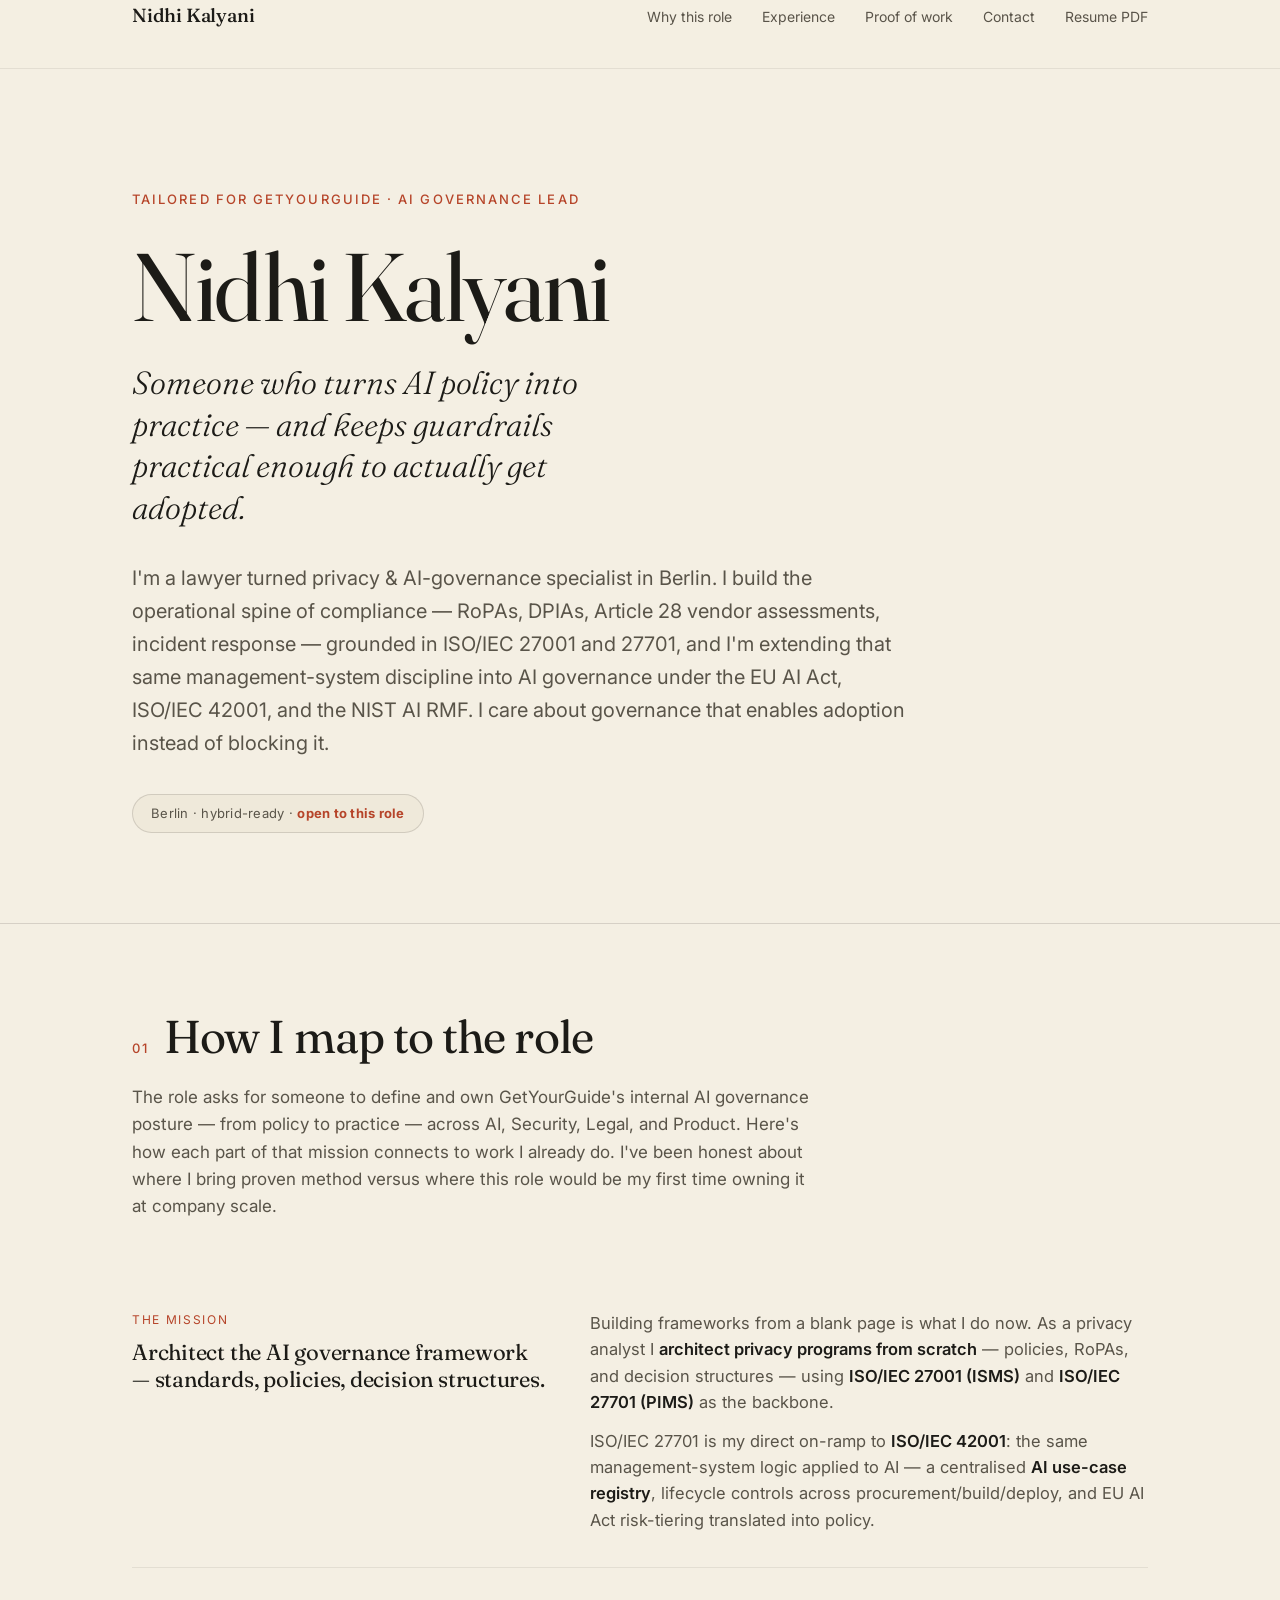
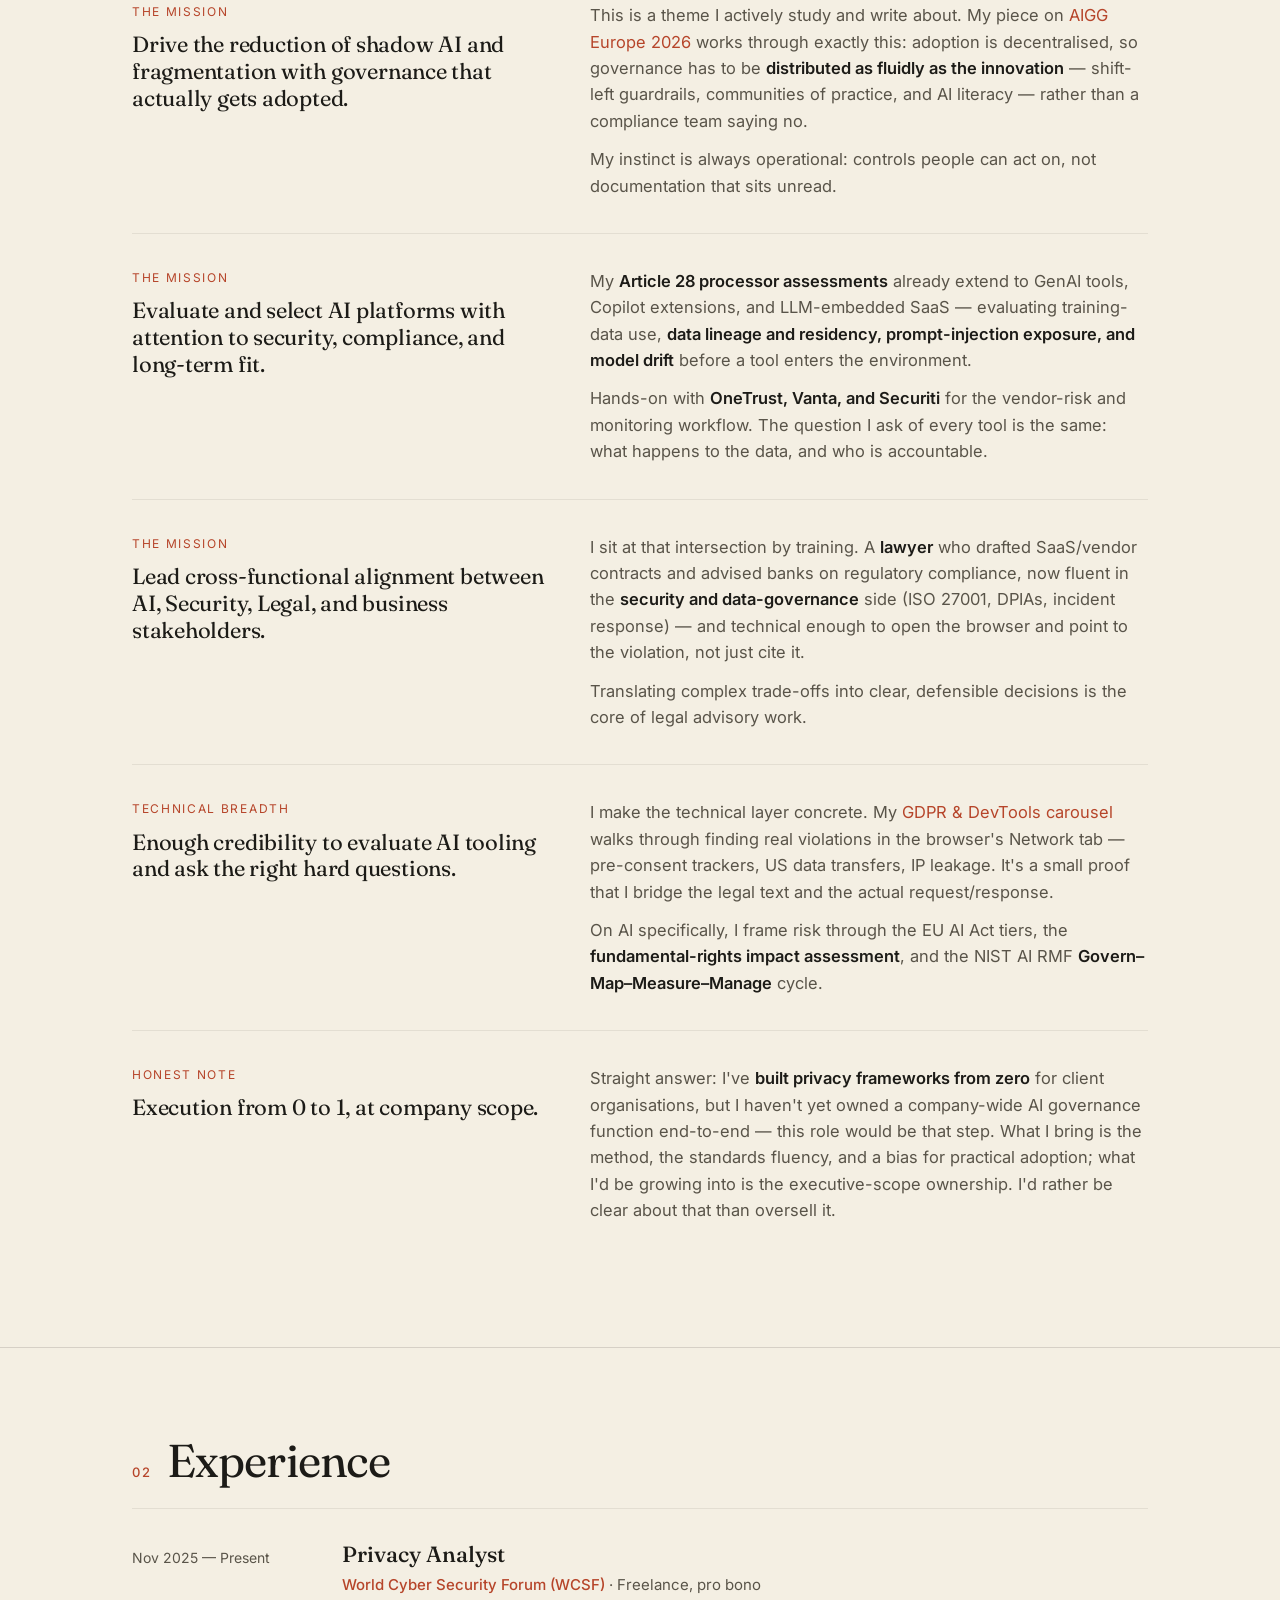
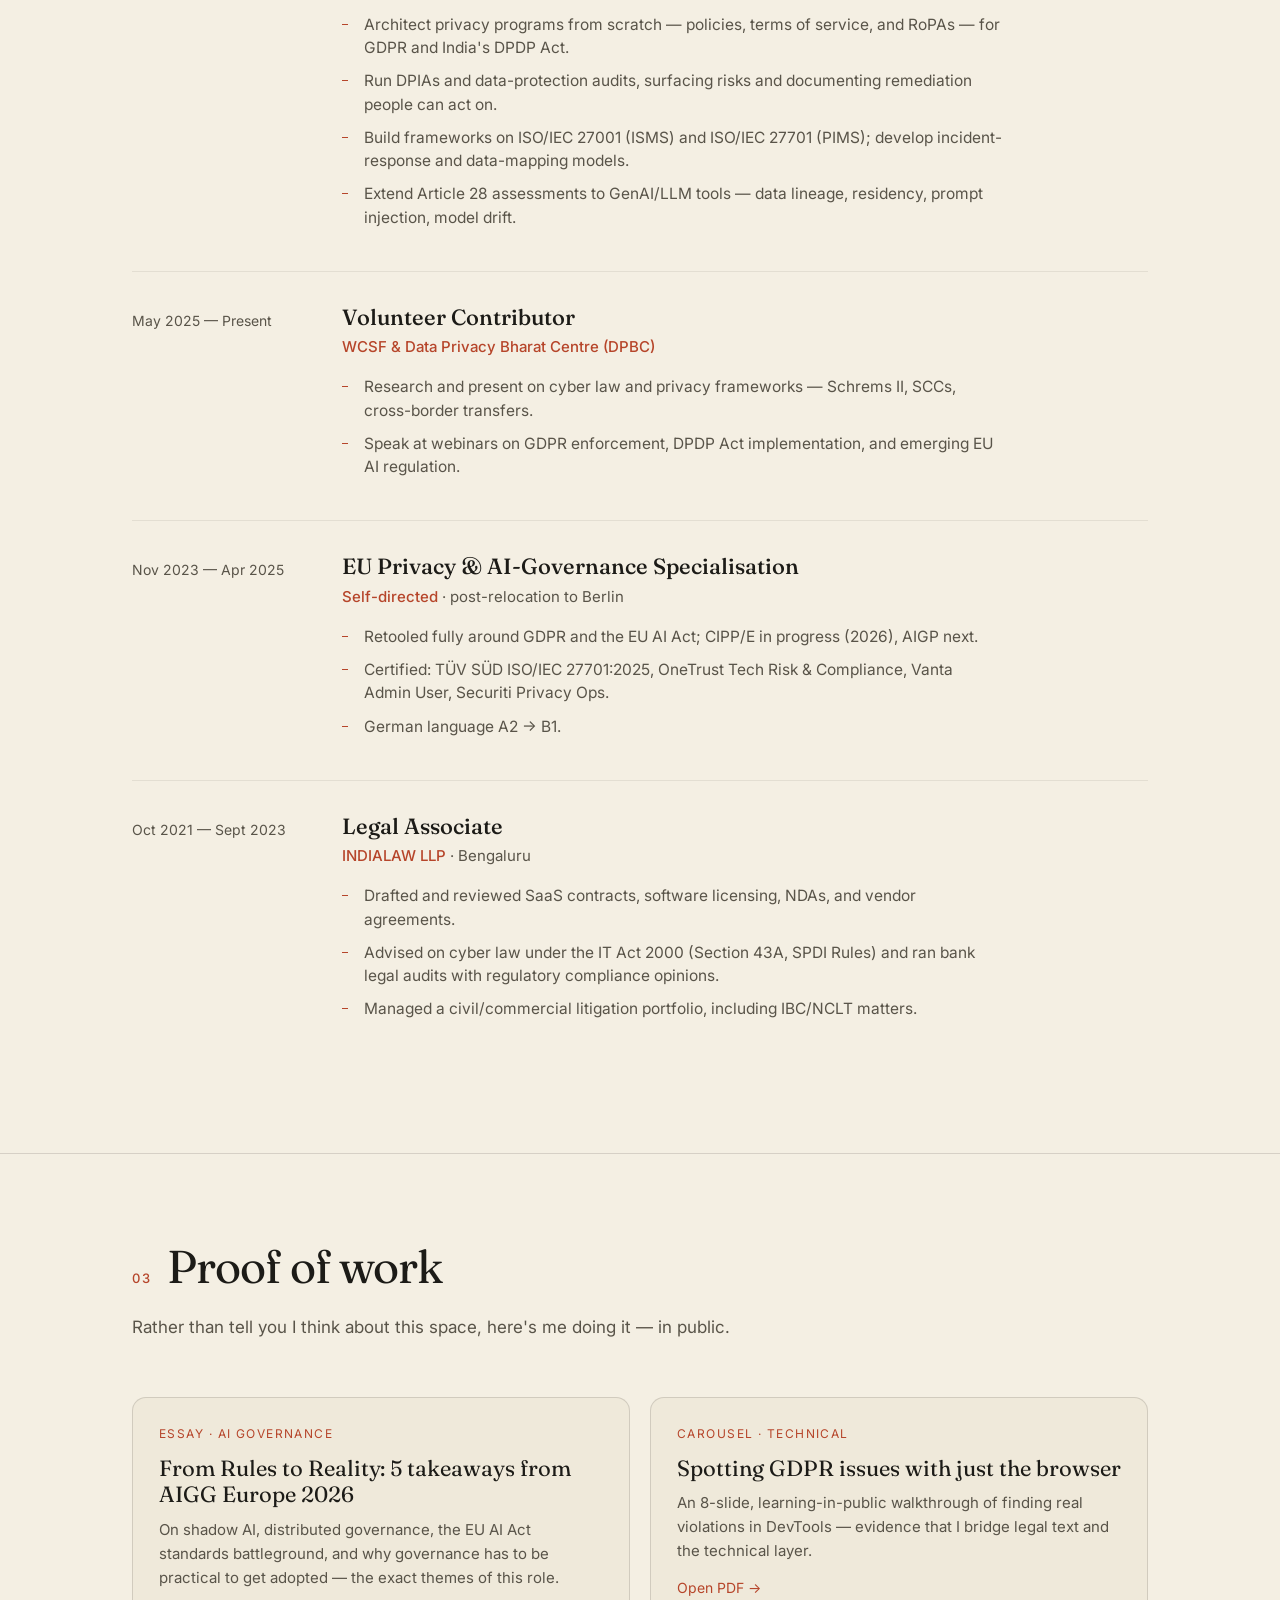
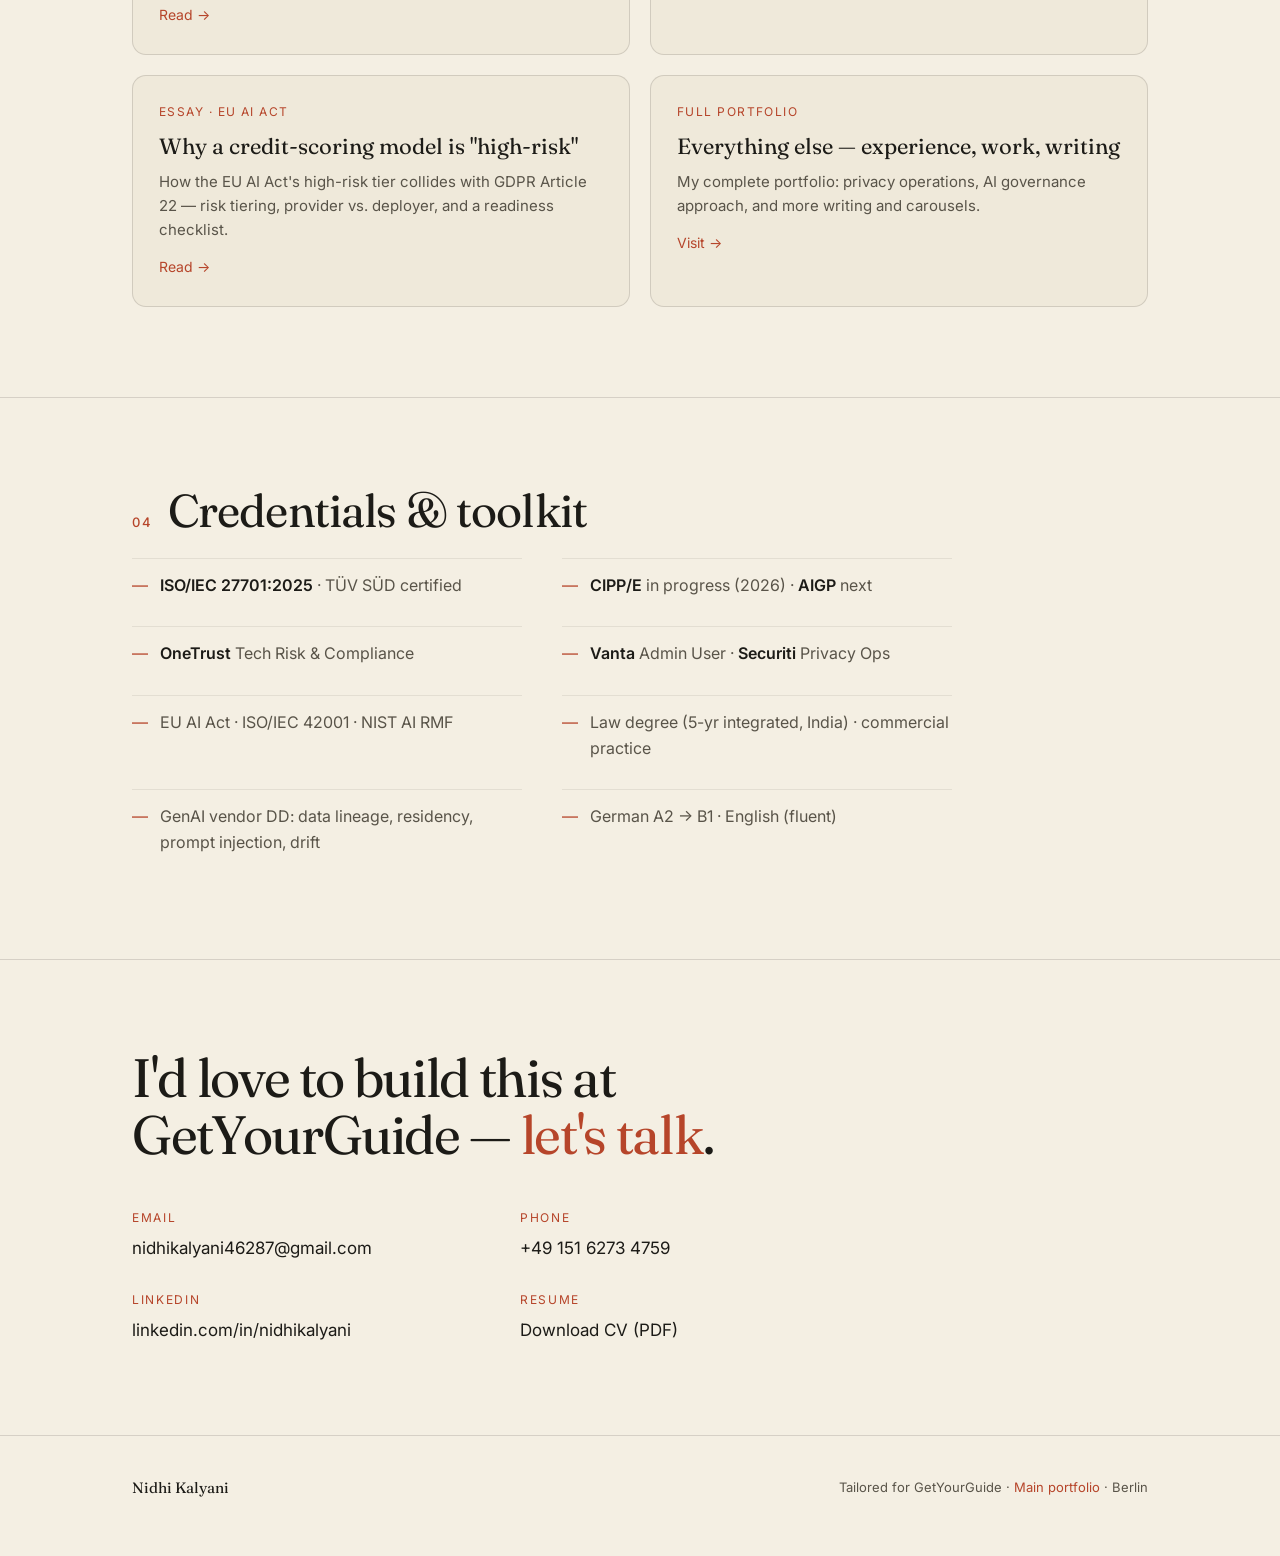
<file: roles/getyourguide-ai-governance-lead.html>
<!DOCTYPE html>
<html lang="en">
<head>
<meta charset="utf-8" />
<meta name="viewport" content="width=device-width, initial-scale=1" />
<title>Nidhi Kalyani — for GetYourGuide, AI Governance Lead</title>
<meta name="description" content="A résumé-portfolio tailored to GetYourGuide's AI Governance Lead role: how my privacy-operations and standards background maps to owning an internal AI governance posture from policy to practice." />
<meta name="robots" content="noindex" />
<link rel="preconnect" href="https://fonts.googleapis.com" />
<link rel="preconnect" href="https://fonts.gstatic.com" crossorigin />
<link href="https://fonts.googleapis.com/css2?family=Fraunces:ital,opsz,wght@0,9..144,300..600;1,9..144,300..500&family=Inter:wght@400;500;600&display=swap" rel="stylesheet" />

<style>
  :root {
    --paper: #F4EFE3;
    --paper-2: #EFE9DA;
    --ink: #1C1B17;
    --ink-soft: #595449;
    --accent: #B6452A;
    --line: rgba(28, 27, 23, 0.14);
    --line-soft: rgba(28, 27, 23, 0.08);
  }
  * { margin: 0; padding: 0; box-sizing: border-box; }
  html { scroll-behavior: smooth; }
  body {
    background: var(--paper); color: var(--ink);
    font-family: "Inter", system-ui, sans-serif;
    font-size: 17px; line-height: 1.6;
    -webkit-font-smoothing: antialiased; text-rendering: optimizeLegibility;
  }
  .serif { font-family: "Fraunces", Georgia, serif; font-optical-sizing: auto; }
  .wrap { width: 100%; max-width: 1080px; margin: 0 auto; padding: 0 32px; }

  nav {
    position: sticky; top: 0; z-index: 50;
    background: rgba(244, 239, 227, 0.9);
    backdrop-filter: saturate(120%); border-bottom: 1px solid var(--line-soft);
  }
  nav .wrap { display: flex; align-items: baseline; justify-content: space-between; height: 68px; }
  nav .brand { font-family: "Fraunces", serif; font-weight: 500; font-size: 19px; letter-spacing: -0.01em; }
  nav .links { display: flex; gap: 30px; font-size: 14px; }
  nav .links a { color: var(--ink-soft); text-decoration: none; transition: color 0.2s ease; }
  nav .links a:hover { color: var(--accent); }

  header.hero { padding: 120px 0 90px; }
  .eyebrow { font-size: 13px; letter-spacing: 0.16em; text-transform: uppercase; color: var(--accent); font-weight: 500; margin-bottom: 30px; }
  h1.name { font-family: "Fraunces", serif; font-weight: 400; font-size: clamp(44px, 8vw, 96px); line-height: 0.96; letter-spacing: -0.025em; margin-bottom: 30px; }
  .headline { font-family: "Fraunces", serif; font-style: italic; font-weight: 300; font-size: clamp(22px, 3.4vw, 32px); line-height: 1.3; max-width: 26ch; margin-bottom: 34px; }
  .hero-intro { font-size: clamp(17px, 2vw, 20px); line-height: 1.65; color: var(--ink-soft); max-width: 60ch; }
  .role-badge {
    display: inline-block; margin-top: 34px; font-size: 13px; letter-spacing: 0.02em;
    color: var(--ink-soft); background: var(--paper-2); border: 1px solid var(--line);
    border-radius: 100px; padding: 8px 18px;
  }
  .role-badge strong { color: var(--accent); }

  section { padding: 90px 0; border-top: 1px solid var(--line); }
  .sec-head { display: flex; align-items: baseline; gap: 16px; margin-bottom: 24px; }
  .sec-num { font-size: 13px; letter-spacing: 0.12em; color: var(--accent); font-weight: 500; padding-top: 6px; }
  .sec-title { font-family: "Fraunces", serif; font-weight: 400; font-size: clamp(30px, 5vw, 46px); letter-spacing: -0.02em; line-height: 1; }
  .sec-lead { color: var(--ink-soft); max-width: 62ch; margin-bottom: 56px; font-size: 17px; }

  /* MAP: JD requirement -> evidence */
  .map { display: grid; gap: 0; }
  .map-row {
    display: grid; grid-template-columns: 1fr 1.35fr; gap: 44px;
    padding: 34px 0; border-top: 1px solid var(--line-soft);
  }
  .map-row:first-child { border-top: none; }
  .jd { }
  .jd .jd-label { font-size: 12px; letter-spacing: 0.14em; text-transform: uppercase; color: var(--accent); margin-bottom: 10px; }
  .jd .jd-text { font-family: "Fraunces", serif; font-weight: 400; font-size: 22px; line-height: 1.22; letter-spacing: -0.01em; }
  .ev p { color: var(--ink-soft); font-size: 16.5px; margin-bottom: 12px; }
  .ev p:last-child { margin-bottom: 0; }
  .ev strong { color: var(--ink); font-weight: 600; }
  .ev a { color: var(--accent); text-decoration: none; border-bottom: 1px solid transparent; transition: border-color .2s; }
  .ev a:hover { border-color: var(--accent); }

  /* EXPERIENCE (condensed) */
  .xp { display: grid; grid-template-columns: 170px 1fr; gap: 40px; padding: 32px 0; border-top: 1px solid var(--line-soft); }
  .xp:first-of-type { border-top: none; }
  .xp .when { font-size: 14px; color: var(--ink-soft); padding-top: 6px; }
  .xp .role { font-family: "Fraunces", serif; font-weight: 500; font-size: 22px; line-height: 1.25; margin-bottom: 4px; }
  .xp .org { font-size: 15px; color: var(--accent); margin-bottom: 16px; font-weight: 500; }
  .xp .org .tag { color: var(--ink-soft); font-weight: 400; }
  .xp ul { list-style: none; }
  .xp li { position: relative; padding-left: 22px; color: var(--ink-soft); margin-bottom: 10px; font-size: 15.5px; line-height: 1.5; max-width: 66ch; }
  .xp li::before { content: ""; position: absolute; left: 0; top: 11px; width: 6px; height: 1px; background: var(--accent); }

  /* CREDS */
  .cred-grid { display: grid; grid-template-columns: repeat(2, 1fr); gap: 14px 40px; max-width: 820px; }
  .cred { display: flex; gap: 12px; align-items: baseline; color: var(--ink-soft); font-size: 16px; border-top: 1px solid var(--line-soft); padding: 14px 0; }
  .cred .dot { color: var(--accent); }
  .cred strong { color: var(--ink); font-weight: 600; }

  /* PROOF cards */
  .proof-grid { display: grid; grid-template-columns: repeat(2, 1fr); gap: 20px; }
  .proof {
    border: 1px solid var(--line); border-radius: 14px; padding: 26px; background: var(--paper-2);
    text-decoration: none; color: inherit; transition: transform .25s ease, border-color .25s ease;
    display: block;
  }
  .proof:hover { transform: translateY(-3px); border-color: var(--accent); }
  .proof .pk { font-size: 12px; letter-spacing: 0.12em; text-transform: uppercase; color: var(--accent); margin-bottom: 12px; }
  .proof .pt { font-family: "Fraunces", serif; font-size: 22px; line-height: 1.2; margin-bottom: 10px; }
  .proof .pd { font-size: 15px; color: var(--ink-soft); }
  .proof .more { display:inline-block; margin-top:14px; color:var(--accent); font-size:14px; }

  /* CONTACT */
  .contact-big { font-family: "Fraunces", serif; font-weight: 400; font-size: clamp(30px, 5vw, 54px); letter-spacing: -0.025em; line-height: 1.05; margin-bottom: 44px; max-width: 20ch; }
  .contact-big a { color: var(--accent); text-decoration: none; border-bottom: 2px solid transparent; }
  .contact-big a:hover { border-color: var(--accent); }
  .contact-rows { display: grid; grid-template-columns: repeat(2, 1fr); gap: 28px 56px; max-width: 720px; }
  .crow .clabel { font-size: 12px; letter-spacing: 0.14em; text-transform: uppercase; color: var(--accent); margin-bottom: 8px; }
  .crow a, .crow span { color: var(--ink); text-decoration: none; font-size: 17px; }
  .crow a:hover { color: var(--accent); }

  footer { padding: 40px 0 56px; border-top: 1px solid var(--line); display: flex; justify-content: space-between; align-items: center; font-size: 13px; color: var(--ink-soft); }
  footer .serif { font-size: 15px; color: var(--ink); }

  @media (max-width: 760px) {
    body { font-size: 16px; }
    .wrap { padding: 0 22px; }
    nav .links { gap: 16px; }
    nav .links a:nth-child(2) { display: none; }
    header.hero { padding: 80px 0 60px; }
    section { padding: 64px 0; }
    .map-row { grid-template-columns: 1fr; gap: 14px; }
    .xp { grid-template-columns: 1fr; gap: 8px; }
    .cred-grid, .proof-grid, .contact-rows { grid-template-columns: 1fr; }
  }
</style>
</head>

<body>

<nav>
  <div class="wrap">
    <a class="brand" href="../index.html" style="text-decoration:none;color:inherit;">Nidhi Kalyani</a>
    <div class="links">
      <a href="#fit">Why this role</a>
      <a href="#experience">Experience</a>
      <a href="#proof">Proof of work</a>
      <a href="#contact">Contact</a>
      <a href="../Nidhi-Kalyani-Resume.pdf" target="_blank" rel="noopener">Resume PDF</a>
    </div>
  </div>
</nav>

<header class="hero">
  <div class="wrap">
    <div class="eyebrow">Tailored for GetYourGuide · AI Governance Lead</div>
    <h1 class="name serif">Nidhi Kalyani</h1>
    <p class="headline">Someone who turns AI policy into practice — and keeps guardrails practical enough to actually get adopted.</p>
    <p class="hero-intro">I'm a lawyer turned privacy &amp; AI-governance specialist in Berlin. I build the operational spine of compliance — RoPAs, DPIAs, Article 28 vendor assessments, incident response — grounded in ISO/IEC 27001 and 27701, and I'm extending that same management-system discipline into AI governance under the EU AI Act, ISO/IEC 42001, and the NIST AI RMF. I care about governance that enables adoption instead of blocking it.</p>
    <span class="role-badge">Berlin · hybrid-ready · <strong>open to this role</strong></span>
  </div>
</header>

<!-- WHY THIS ROLE: JD -> evidence -->
<section id="fit">
  <div class="wrap">
    <div class="sec-head">
      <span class="sec-num">01</span>
      <h2 class="sec-title serif">How I map to the role</h2>
    </div>
    <p class="sec-lead">The role asks for someone to define and own GetYourGuide's internal AI governance posture — from policy to practice — across AI, Security, Legal, and Product. Here's how each part of that mission connects to work I already do. I've been honest about where I bring proven method versus where this role would be my first time owning it at company scale.</p>

    <div class="map">

      <div class="map-row">
        <div class="jd">
          <div class="jd-label">The mission</div>
          <div class="jd-text serif">Architect the AI governance framework — standards, policies, decision structures.</div>
        </div>
        <div class="ev">
          <p>Building frameworks from a blank page is what I do now. As a privacy analyst I <strong>architect privacy programs from scratch</strong> — policies, RoPAs, and decision structures — using <strong>ISO/IEC 27001 (ISMS)</strong> and <strong>ISO/IEC 27701 (PIMS)</strong> as the backbone.</p>
          <p>ISO/IEC 27701 is my direct on-ramp to <strong>ISO/IEC 42001</strong>: the same management-system logic applied to AI — a centralised <strong>AI use-case registry</strong>, lifecycle controls across procurement/build/deploy, and EU AI Act risk-tiering translated into policy.</p>
        </div>
      </div>

      <div class="map-row">
        <div class="jd">
          <div class="jd-label">The mission</div>
          <div class="jd-text serif">Drive the reduction of shadow AI and fragmentation with governance that actually gets adopted.</div>
        </div>
        <div class="ev">
          <p>This is a theme I actively study and write about. My piece on <a href="../blog/aigg-europe-2026-from-rules-to-implementation.html">AIGG Europe 2026</a> works through exactly this: adoption is decentralised, so governance has to be <strong>distributed as fluidly as the innovation</strong> — shift-left guardrails, communities of practice, and AI literacy — rather than a compliance team saying no.</p>
          <p>My instinct is always operational: controls people can act on, not documentation that sits unread.</p>
        </div>
      </div>

      <div class="map-row">
        <div class="jd">
          <div class="jd-label">The mission</div>
          <div class="jd-text serif">Evaluate and select AI platforms with attention to security, compliance, and long-term fit.</div>
        </div>
        <div class="ev">
          <p>My <strong>Article 28 processor assessments</strong> already extend to GenAI tools, Copilot extensions, and LLM-embedded SaaS — evaluating training-data use, <strong>data lineage and residency, prompt-injection exposure, and model drift</strong> before a tool enters the environment.</p>
          <p>Hands-on with <strong>OneTrust, Vanta, and Securiti</strong> for the vendor-risk and monitoring workflow. The question I ask of every tool is the same: what happens to the data, and who is accountable.</p>
        </div>
      </div>

      <div class="map-row">
        <div class="jd">
          <div class="jd-label">The mission</div>
          <div class="jd-text serif">Lead cross-functional alignment between AI, Security, Legal, and business stakeholders.</div>
        </div>
        <div class="ev">
          <p>I sit at that intersection by training. A <strong>lawyer</strong> who drafted SaaS/vendor contracts and advised banks on regulatory compliance, now fluent in the <strong>security and data-governance</strong> side (ISO 27001, DPIAs, incident response) — and technical enough to open the browser and point to the violation, not just cite it.</p>
          <p>Translating complex trade-offs into clear, defensible decisions is the core of legal advisory work.</p>
        </div>
      </div>

      <div class="map-row">
        <div class="jd">
          <div class="jd-label">Technical breadth</div>
          <div class="jd-text serif">Enough credibility to evaluate AI tooling and ask the right hard questions.</div>
        </div>
        <div class="ev">
          <p>I make the technical layer concrete. My <a href="../carousels/gdpr-devtools/Nidhi-Kalyani-GDPR-DevTools-carousel.pdf" target="_blank" rel="noopener">GDPR &amp; DevTools carousel</a> walks through finding real violations in the browser's Network tab — pre-consent trackers, US data transfers, IP leakage. It's a small proof that I bridge the legal text and the actual request/response.</p>
          <p>On AI specifically, I frame risk through the EU AI Act tiers, the <strong>fundamental-rights impact assessment</strong>, and the NIST AI RMF <strong>Govern–Map–Measure–Manage</strong> cycle.</p>
        </div>
      </div>

      <div class="map-row">
        <div class="jd">
          <div class="jd-label">Honest note</div>
          <div class="jd-text serif">Execution from 0 to 1, at company scope.</div>
        </div>
        <div class="ev">
          <p>Straight answer: I've <strong>built privacy frameworks from zero</strong> for client organisations, but I haven't yet owned a company-wide AI governance function end-to-end — this role would be that step. What I bring is the method, the standards fluency, and a bias for practical adoption; what I'd be growing into is the executive-scope ownership. I'd rather be clear about that than oversell it.</p>
        </div>
      </div>

    </div>
  </div>
</section>

<!-- EXPERIENCE -->
<section id="experience">
  <div class="wrap">
    <div class="sec-head">
      <span class="sec-num">02</span>
      <h2 class="sec-title serif">Experience</h2>
    </div>

    <div class="xp">
      <div class="when">Nov 2025 — Present</div>
      <div>
        <div class="role serif">Privacy Analyst</div>
        <div class="org">World Cyber Security Forum (WCSF) <span class="tag">· Freelance, pro bono</span></div>
        <ul>
          <li>Architect privacy programs from scratch — policies, terms of service, and RoPAs — for GDPR and India's DPDP Act.</li>
          <li>Run DPIAs and data-protection audits, surfacing risks and documenting remediation people can act on.</li>
          <li>Build frameworks on ISO/IEC 27001 (ISMS) and ISO/IEC 27701 (PIMS); develop incident-response and data-mapping models.</li>
          <li>Extend Article 28 assessments to GenAI/LLM tools — data lineage, residency, prompt injection, model drift.</li>
        </ul>
      </div>
    </div>

    <div class="xp">
      <div class="when">May 2025 — Present</div>
      <div>
        <div class="role serif">Volunteer Contributor</div>
        <div class="org">WCSF &amp; Data Privacy Bharat Centre (DPBC)</div>
        <ul>
          <li>Research and present on cyber law and privacy frameworks — Schrems II, SCCs, cross-border transfers.</li>
          <li>Speak at webinars on GDPR enforcement, DPDP Act implementation, and emerging EU AI regulation.</li>
        </ul>
      </div>
    </div>

    <div class="xp">
      <div class="when">Nov 2023 — Apr 2025</div>
      <div>
        <div class="role serif">EU Privacy &amp; AI-Governance Specialisation</div>
        <div class="org">Self-directed <span class="tag">· post-relocation to Berlin</span></div>
        <ul>
          <li>Retooled fully around GDPR and the EU AI Act; CIPP/E in progress (2026), AIGP next.</li>
          <li>Certified: TÜV SÜD ISO/IEC 27701:2025, OneTrust Tech Risk &amp; Compliance, Vanta Admin User, Securiti Privacy Ops.</li>
          <li>German language A2 → B1.</li>
        </ul>
      </div>
    </div>

    <div class="xp">
      <div class="when">Oct 2021 — Sept 2023</div>
      <div>
        <div class="role serif">Legal Associate</div>
        <div class="org">INDIALAW LLP <span class="tag">· Bengaluru</span></div>
        <ul>
          <li>Drafted and reviewed SaaS contracts, software licensing, NDAs, and vendor agreements.</li>
          <li>Advised on cyber law under the IT Act 2000 (Section 43A, SPDI Rules) and ran bank legal audits with regulatory compliance opinions.</li>
          <li>Managed a civil/commercial litigation portfolio, including IBC/NCLT matters.</li>
        </ul>
      </div>
    </div>
  </div>
</section>

<!-- PROOF OF WORK -->
<section id="proof">
  <div class="wrap">
    <div class="sec-head">
      <span class="sec-num">03</span>
      <h2 class="sec-title serif">Proof of work</h2>
    </div>
    <p class="sec-lead">Rather than tell you I think about this space, here's me doing it — in public.</p>
    <div class="proof-grid">

      <a class="proof" href="../blog/aigg-europe-2026-from-rules-to-implementation.html">
        <div class="pk">Essay · AI Governance</div>
        <div class="pt serif">From Rules to Reality: 5 takeaways from AIGG Europe 2026</div>
        <div class="pd">On shadow AI, distributed governance, the EU AI Act standards battleground, and why governance has to be practical to get adopted — the exact themes of this role.</div>
        <span class="more">Read →</span>
      </a>

      <a class="proof" href="../carousels/gdpr-devtools/Nidhi-Kalyani-GDPR-DevTools-carousel.pdf" target="_blank" rel="noopener">
        <div class="pk">Carousel · Technical</div>
        <div class="pt serif">Spotting GDPR issues with just the browser</div>
        <div class="pd">An 8-slide, learning-in-public walkthrough of finding real violations in DevTools — evidence that I bridge legal text and the technical layer.</div>
        <span class="more">Open PDF →</span>
      </a>

      <a class="proof" href="../blog/why-credit-scoring-is-high-risk-eu-ai-act.html">
        <div class="pk">Essay · EU AI Act</div>
        <div class="pt serif">Why a credit-scoring model is "high-risk"</div>
        <div class="pd">How the EU AI Act's high-risk tier collides with GDPR Article 22 — risk tiering, provider vs. deployer, and a readiness checklist.</div>
        <span class="more">Read →</span>
      </a>

      <a class="proof" href="../index.html">
        <div class="pk">Full portfolio</div>
        <div class="pt serif">Everything else — experience, work, writing</div>
        <div class="pd">My complete portfolio: privacy operations, AI governance approach, and more writing and carousels.</div>
        <span class="more">Visit →</span>
      </a>

    </div>
  </div>
</section>

<!-- CREDENTIALS -->
<section id="creds">
  <div class="wrap">
    <div class="sec-head">
      <span class="sec-num">04</span>
      <h2 class="sec-title serif">Credentials &amp; toolkit</h2>
    </div>
    <div class="cred-grid">
      <div class="cred"><span class="dot">—</span> <span><strong>ISO/IEC 27701:2025</strong> · TÜV SÜD certified</span></div>
      <div class="cred"><span class="dot">—</span> <span><strong>CIPP/E</strong> in progress (2026) · <strong>AIGP</strong> next</span></div>
      <div class="cred"><span class="dot">—</span> <span><strong>OneTrust</strong> Tech Risk &amp; Compliance</span></div>
      <div class="cred"><span class="dot">—</span> <span><strong>Vanta</strong> Admin User · <strong>Securiti</strong> Privacy Ops</span></div>
      <div class="cred"><span class="dot">—</span> <span>EU AI Act · ISO/IEC 42001 · NIST AI RMF</span></div>
      <div class="cred"><span class="dot">—</span> <span>Law degree (5-yr integrated, India) · commercial practice</span></div>
      <div class="cred"><span class="dot">—</span> <span>GenAI vendor DD: data lineage, residency, prompt injection, drift</span></div>
      <div class="cred"><span class="dot">—</span> <span>German A2 → B1 · English (fluent)</span></div>
    </div>
  </div>
</section>

<!-- CONTACT -->
<section id="contact">
  <div class="wrap">
    <p class="contact-big serif">I'd love to build this at GetYourGuide — <a href="mailto:nidhikalyani46287@gmail.com">let's talk</a>.</p>
    <div class="contact-rows">
      <div class="crow">
        <div class="clabel">Email</div>
        <a href="mailto:nidhikalyani46287@gmail.com">nidhikalyani46287@gmail.com</a>
      </div>
      <div class="crow">
        <div class="clabel">Phone</div>
        <a href="tel:+4915162734759">+49 151 6273 4759</a>
      </div>
      <div class="crow">
        <div class="clabel">LinkedIn</div>
        <a href="https://www.linkedin.com" target="_blank" rel="noopener">linkedin.com/in/nidhikalyani</a>
      </div>
      <div class="crow">
        <div class="clabel">Resume</div>
        <a href="../Nidhi-Kalyani-Resume.pdf" target="_blank" rel="noopener">Download CV (PDF)</a>
      </div>
    </div>
  </div>
</section>

<footer>
  <div class="wrap" style="display:flex;justify-content:space-between;align-items:center;width:100%;">
    <span class="serif">Nidhi Kalyani</span>
    <span>Tailored for GetYourGuide · <a href="../index.html" style="color:var(--accent);text-decoration:none;">Main portfolio</a> · Berlin</span>
  </div>
</footer>

</body>
</html>
</file>
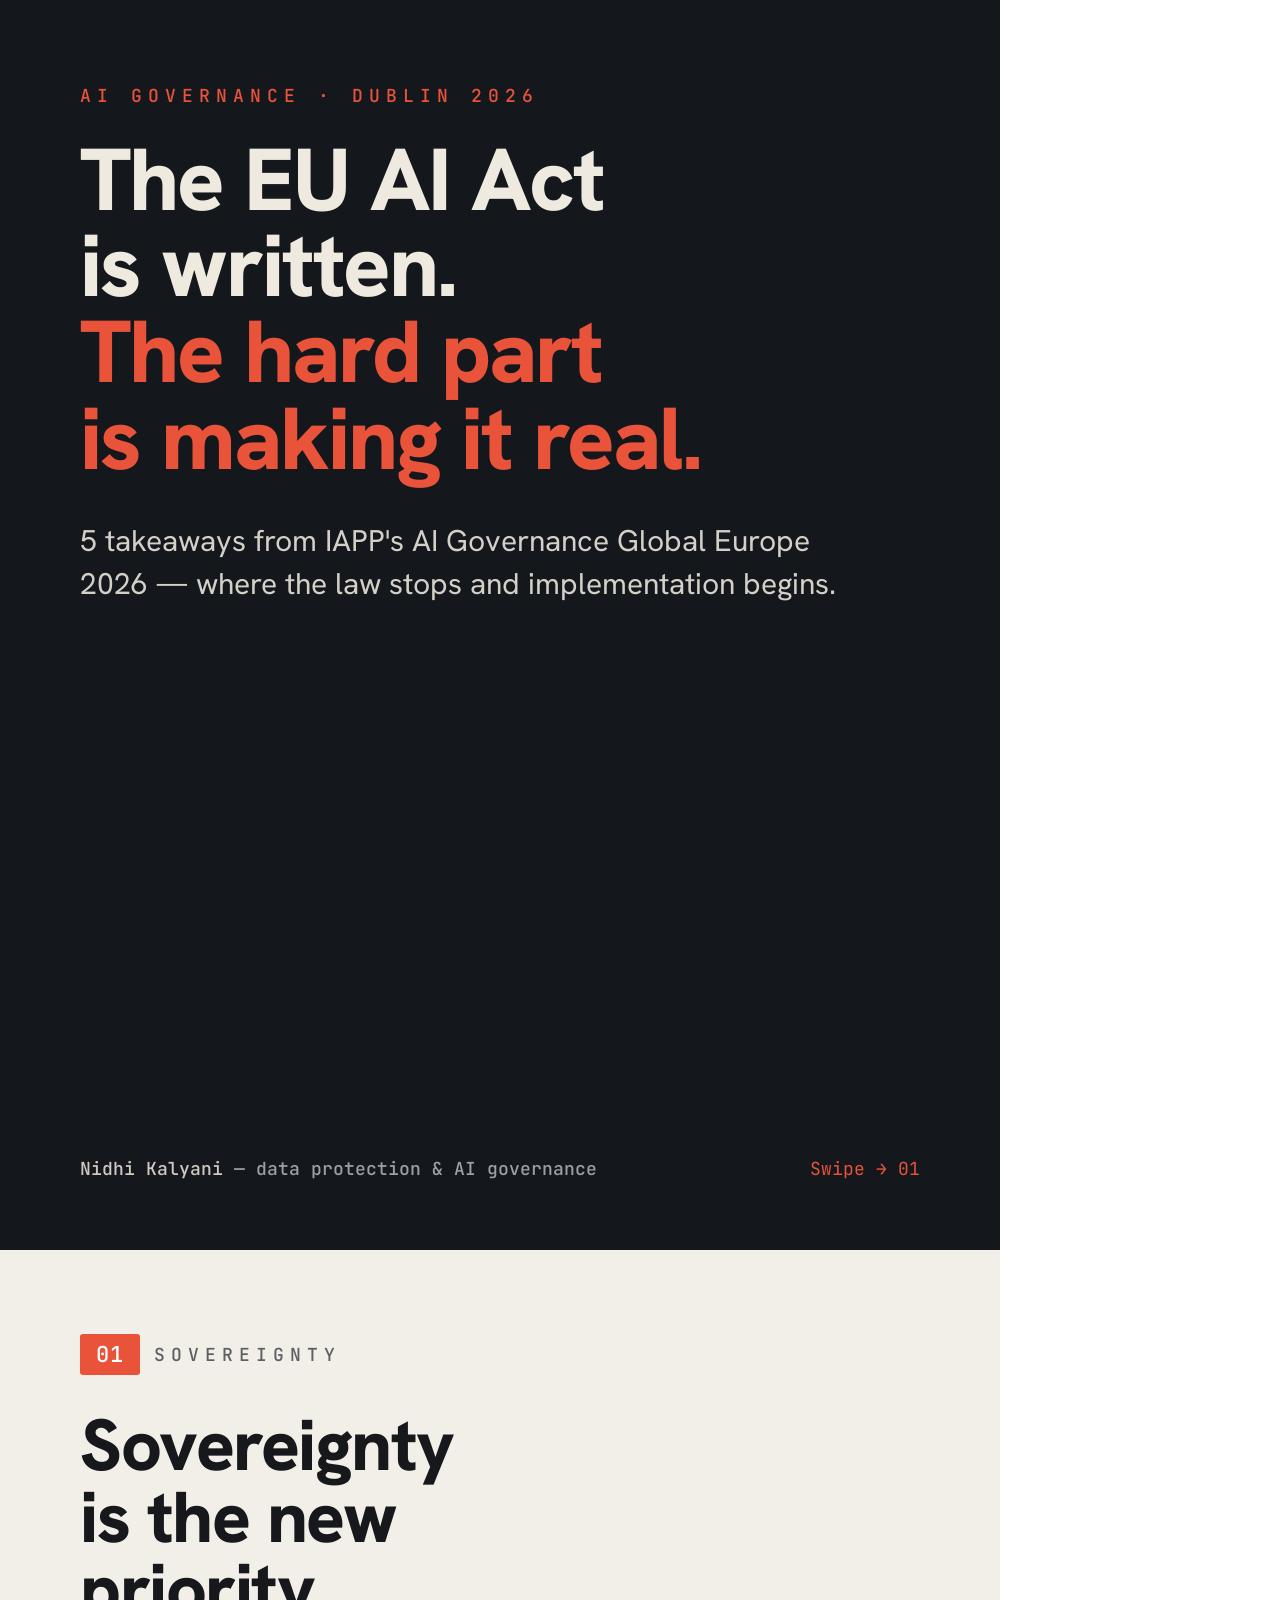
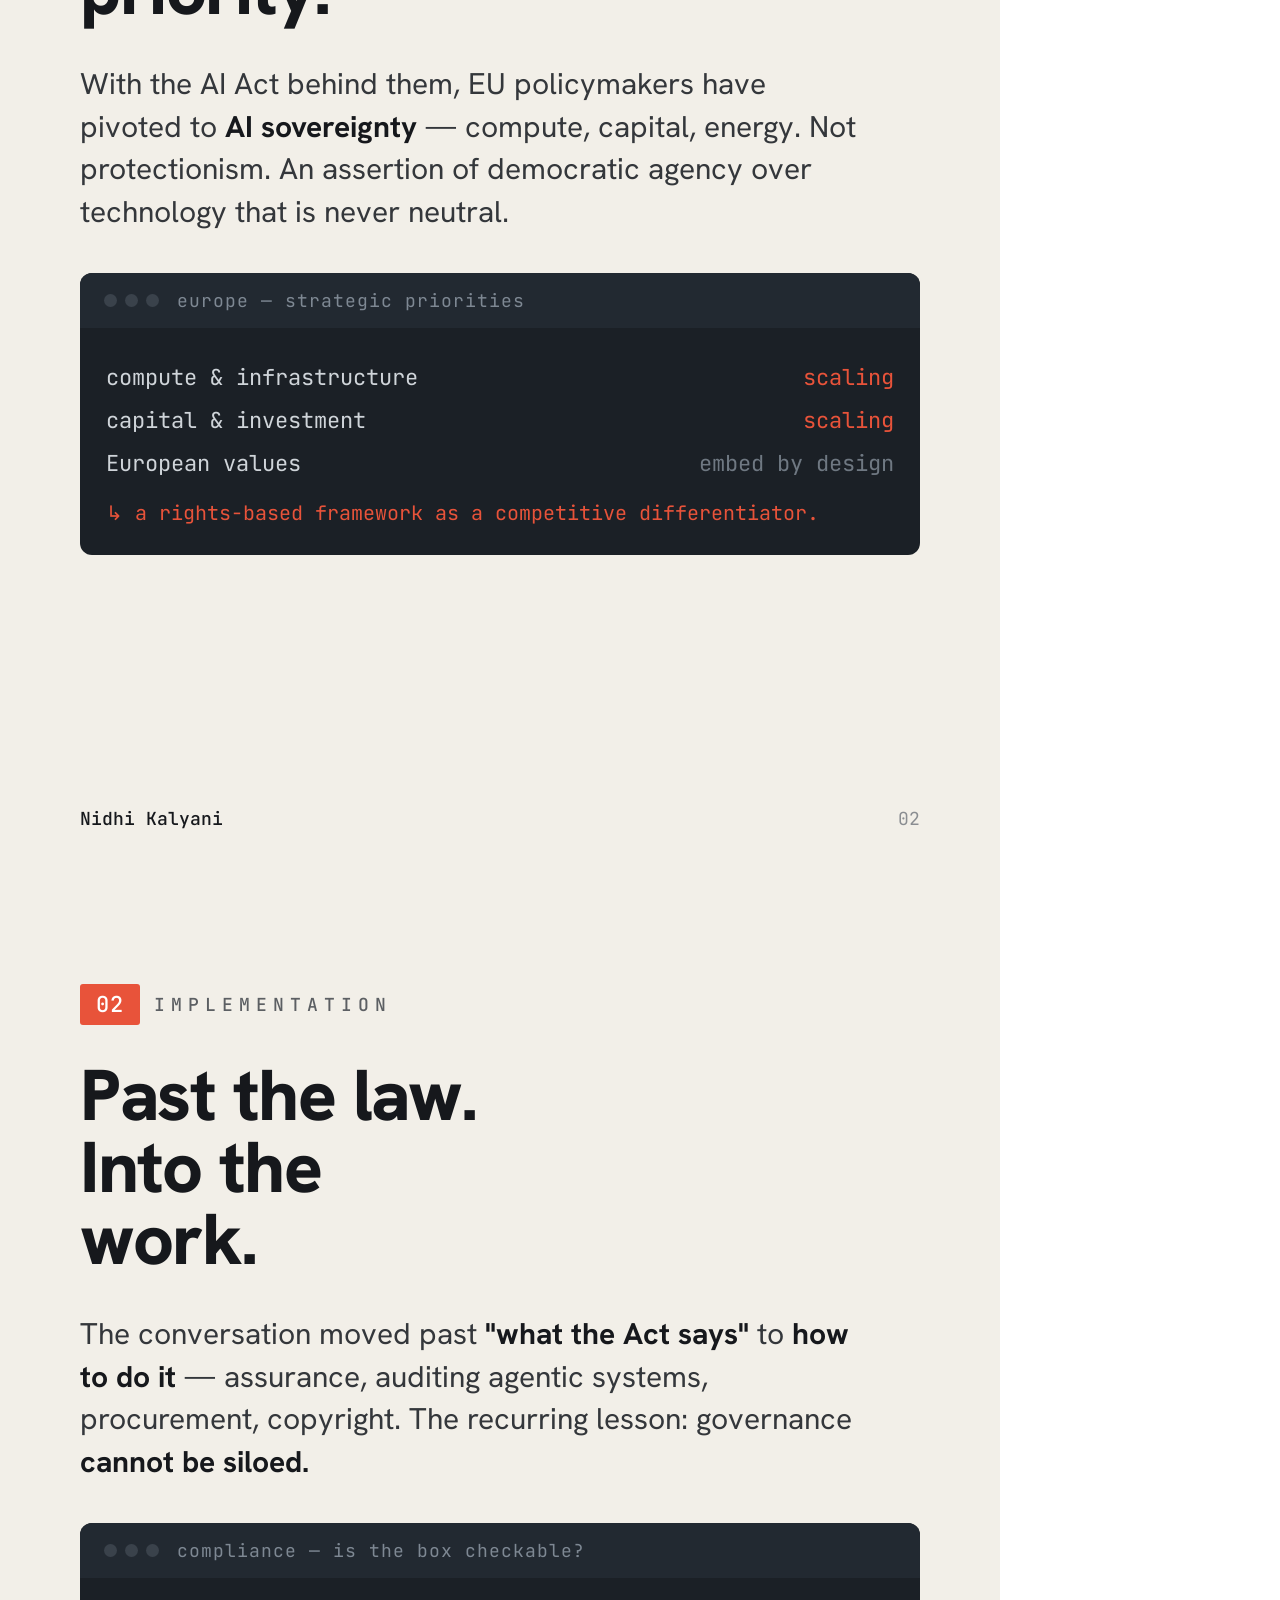
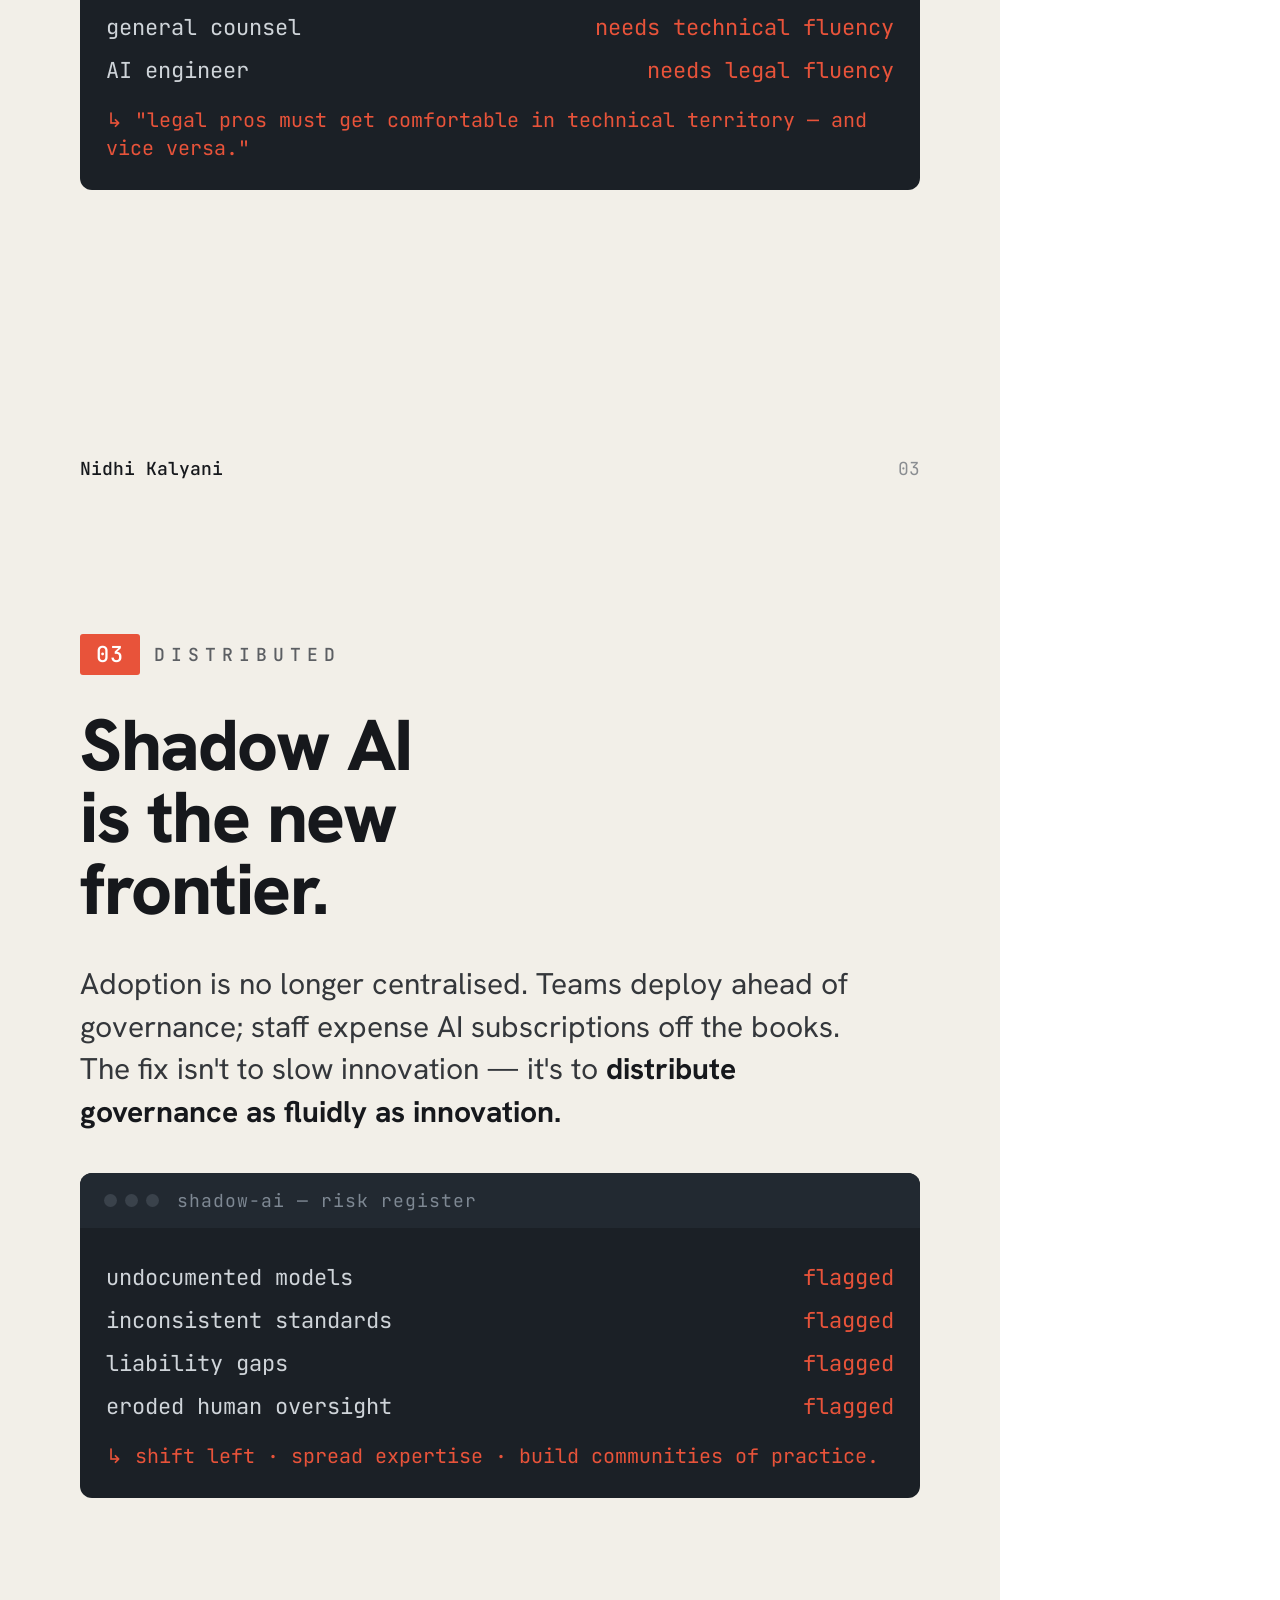
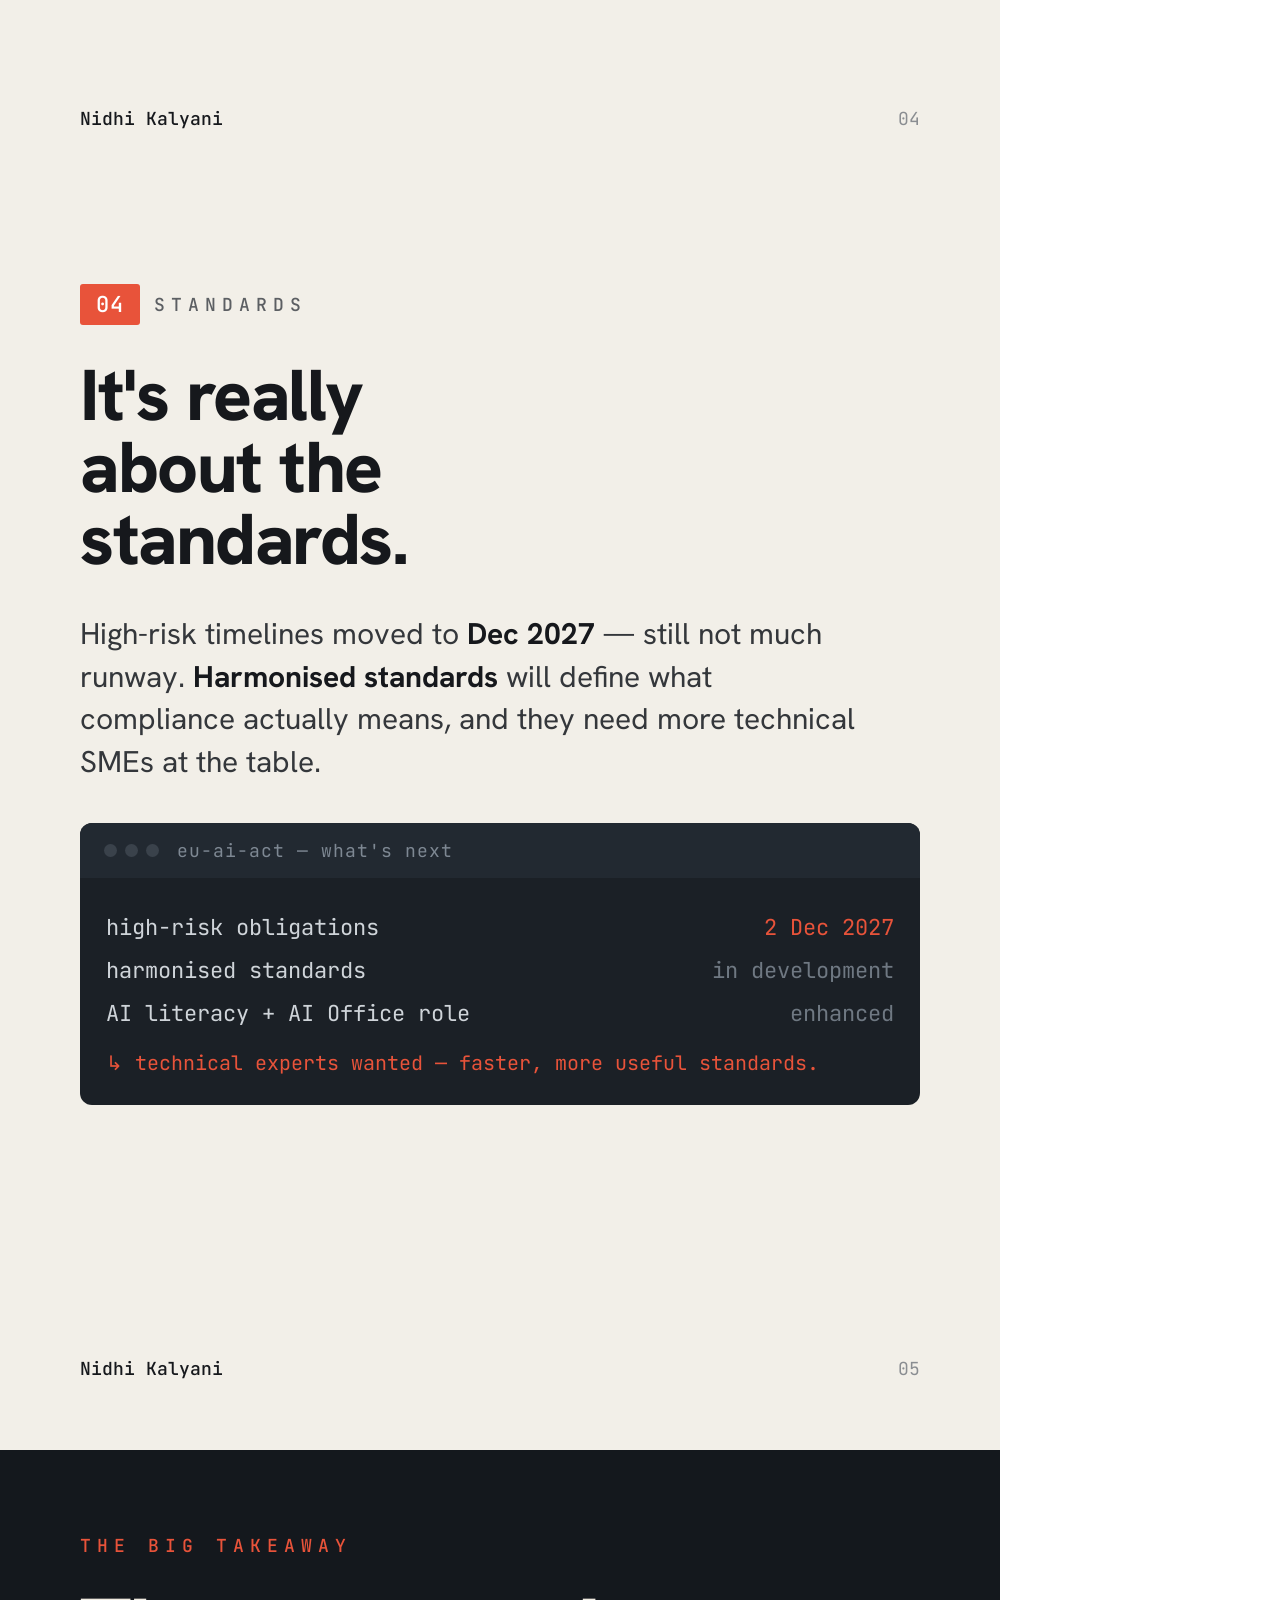
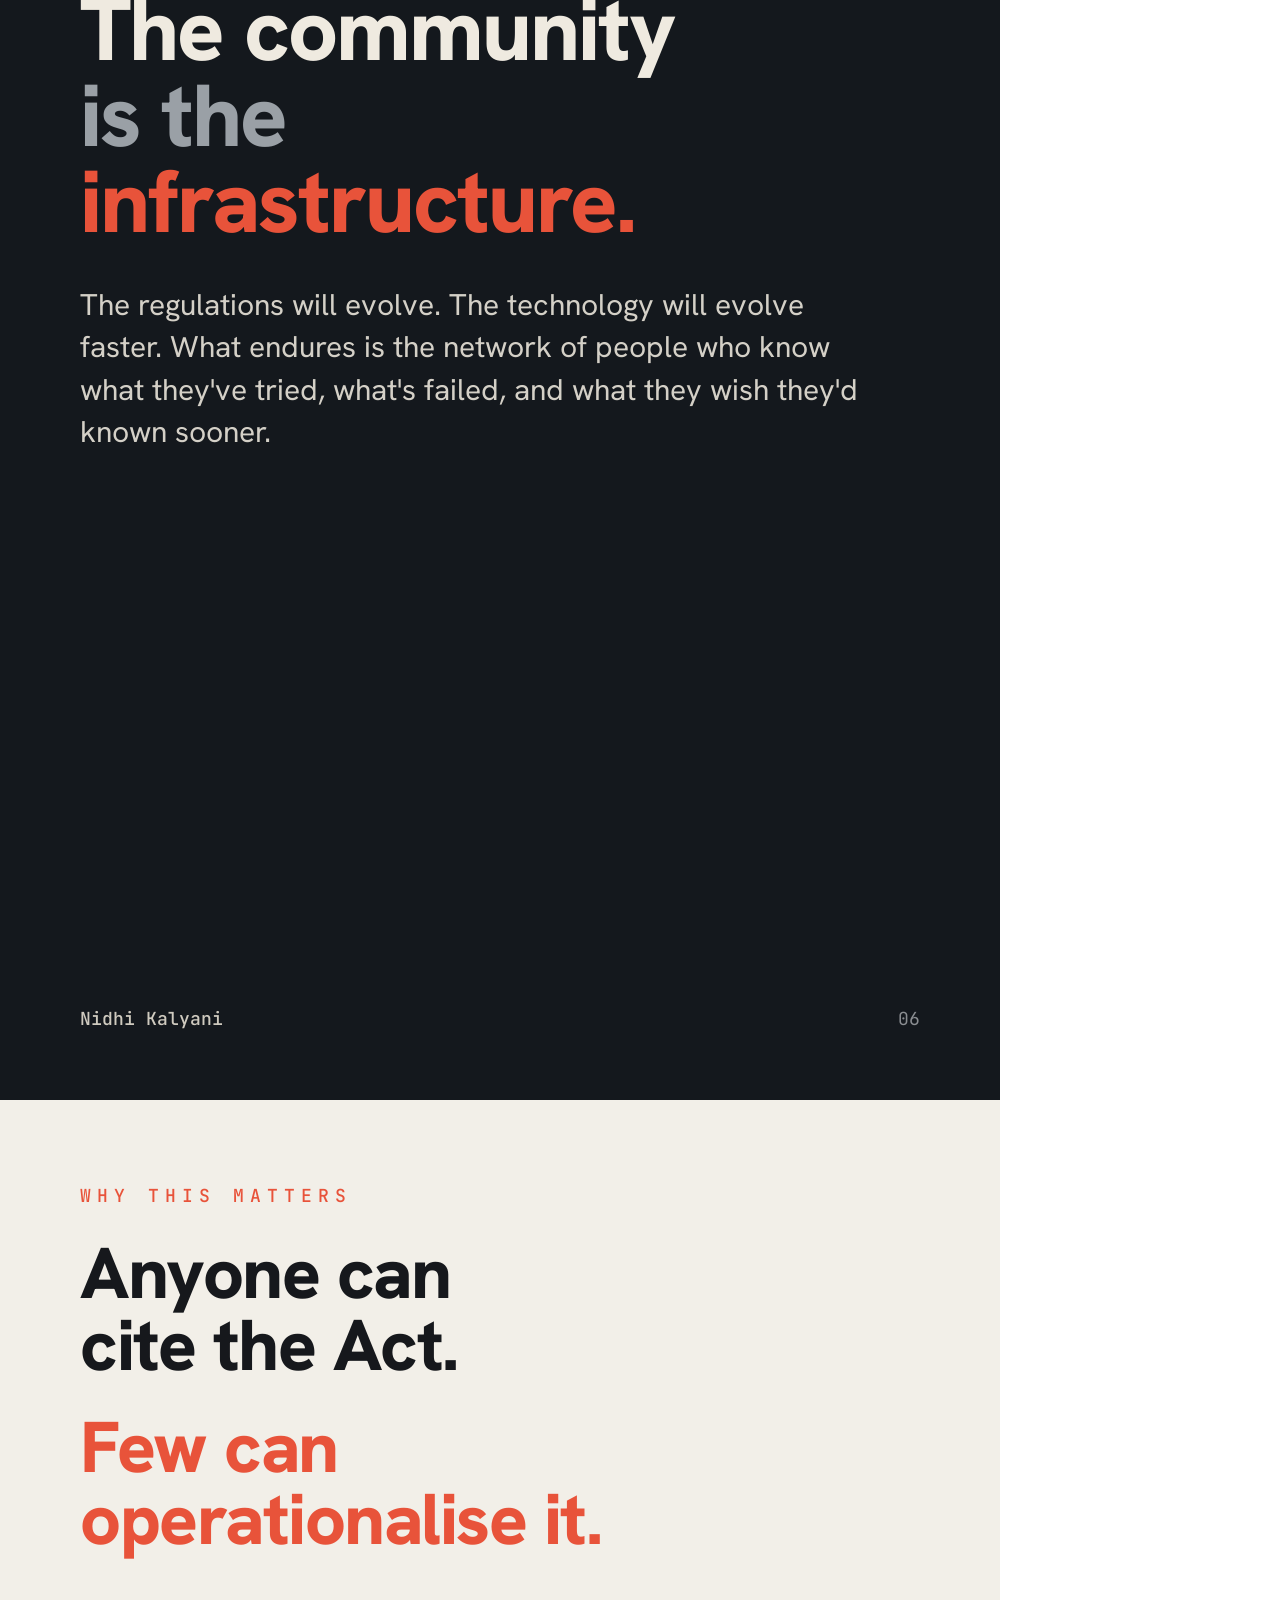
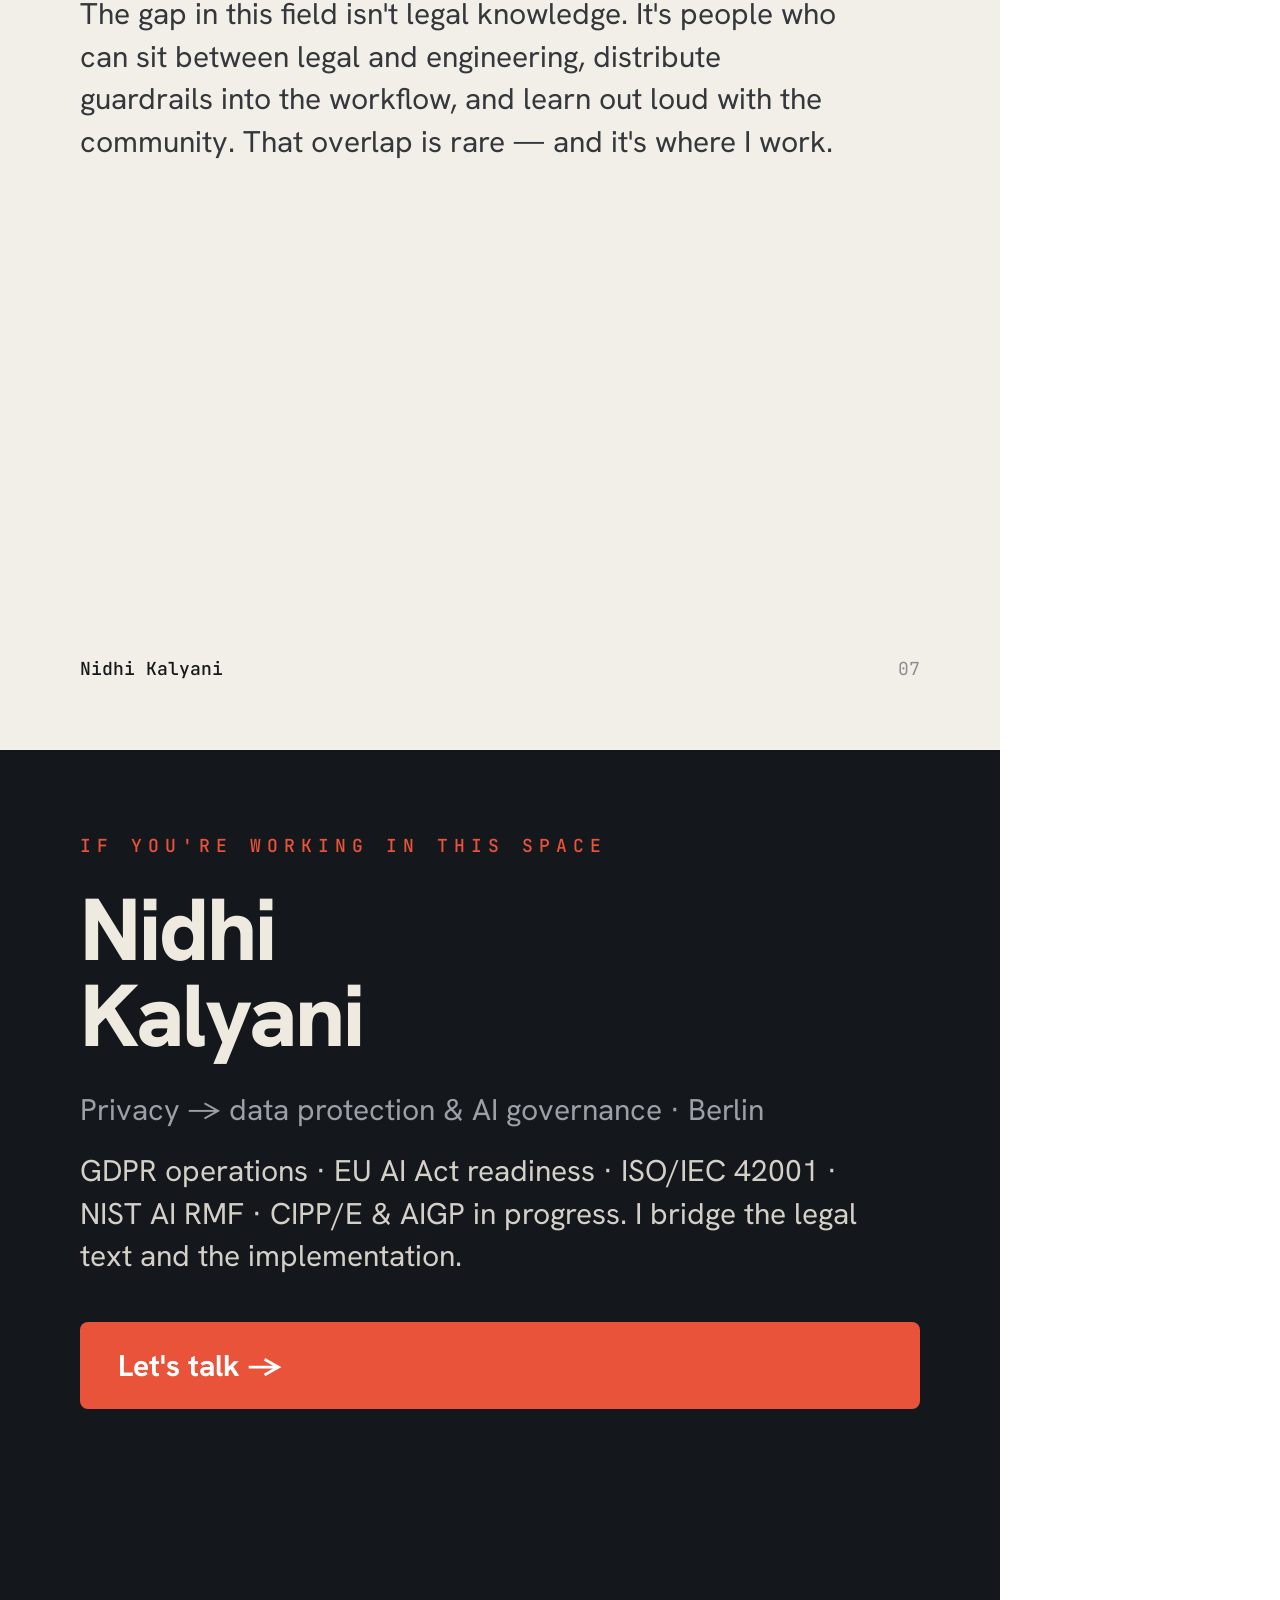
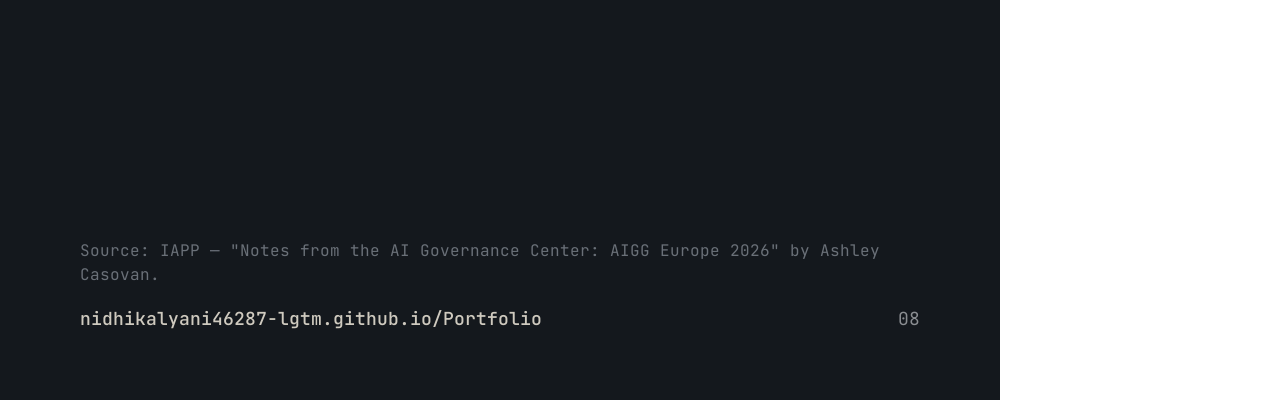
<file: carousels/aigg-europe-2026/carousel.html>
<!DOCTYPE html>
<html lang="en">
<head>
<meta charset="utf-8" />
<style>
  @import url('https://fonts.googleapis.com/css2?family=Hanken+Grotesk:ital,wght@0,400;0,500;0,700;0,800;1,400&family=JetBrains+Mono:wght@400;500&display=swap');

  :root{
    --dark:#14181d;
    --cream:#f2efe8;
    --ink:#16181c;
    --accent:#e8533a;
    --dark-text:#efeae0;
    --dark-muted:#9aa0a6;
    --light-muted:#5c5f63;
    --panel:#1b2026;
    --panel-head:#222931;
  }

  @page{size:1000px 1250px;margin:0;}

  *{margin:0;padding:0;box-sizing:border-box;-webkit-print-color-adjust:exact;print-color-adjust:exact;}

  body{font-family:'Hanken Grotesk',sans-serif;}

  .slide{
    width:1000px;height:1250px;
    padding:84px 80px 70px;
    position:relative;
    display:flex;flex-direction:column;
    page-break-after:always;
    overflow:hidden;
  }
  .slide:last-child{page-break-after:auto;}

  .dark{background:var(--dark);color:var(--dark-text);}
  .light{background:var(--cream);color:var(--ink);}

  .eyebrow{
    font-family:'JetBrains Mono',monospace;
    font-size:18px;letter-spacing:6px;font-weight:500;
    text-transform:uppercase;color:var(--accent);
    margin-bottom:30px;
  }
  .dark .eyebrow{color:var(--accent);}

  .tag{
    display:inline-flex;align-items:center;gap:14px;margin-bottom:34px;
  }
  .tag .num{
    background:var(--accent);color:#fff;font-family:'JetBrains Mono',monospace;
    font-weight:500;font-size:22px;padding:6px 16px;border-radius:3px;letter-spacing:1px;
  }
  .tag .lbl{
    font-family:'JetBrains Mono',monospace;font-size:18px;letter-spacing:6px;
    text-transform:uppercase;color:var(--light-muted);font-weight:500;
  }

  h1{
    font-weight:800;font-size:88px;line-height:0.98;letter-spacing:-2px;
  }
  h2{
    font-weight:800;font-size:72px;line-height:1.0;letter-spacing:-1.5px;
  }
  .accent{color:var(--accent);}
  .muted-word{color:var(--dark-muted);}

  .body{
    font-size:30px;line-height:1.42;font-weight:400;margin-top:38px;max-width:780px;
  }
  .dark .body{color:#d4d0c7;}
  .light .body{color:#34373b;}
  .body strong{font-weight:700;}
  .light .body strong{color:var(--ink);}
  .dark .body strong{color:#fff;}

  .body.secondary{font-size:27px;margin-top:26px;}
  .dark .body.secondary{color:var(--dark-muted);}
  .light .body.secondary{color:#7a7d81;}

  .spacer{flex:1;}

  .footer{
    display:flex;justify-content:space-between;align-items:flex-end;
    font-family:'JetBrains Mono',monospace;font-size:18px;
  }
  .footer .name{font-weight:500;}
  .dark .footer .name{color:#cfcabf;}
  .light .footer .name{color:var(--ink);}
  .dark .footer .name .role{color:var(--dark-muted);}
  .light .footer .name .role{color:#9a9da1;}
  .footer .pg{color:#8a8d91;}
  .footer .swipe{color:var(--accent);}

  /* terminal / artifact panel */
  .panel{
    margin-top:40px;border-radius:12px;overflow:hidden;
    background:var(--panel);font-family:'JetBrains Mono',monospace;
  }
  .panel-head{
    background:var(--panel-head);padding:16px 24px;display:flex;align-items:center;gap:18px;
  }
  .dots{display:flex;gap:8px;}
  .dots span{width:13px;height:13px;border-radius:50%;background:#3a424b;}
  .panel-title{color:#7e8893;font-size:18px;letter-spacing:1px;}
  .panel-body{padding:28px 26px;}
  .row{
    display:flex;justify-content:space-between;align-items:center;
    font-size:22px;color:#cfd4d9;padding:7px 0;
  }
  .row .ok{color:var(--accent);}
  .row .dim{color:#6f7882;}
  .note{
    color:var(--accent);font-size:20px;margin-top:14px;line-height:1.4;
  }
  .note.dimnote{color:#6f7882;}

  .big-stat{
    font-weight:800;font-size:150px;line-height:1;color:var(--accent);letter-spacing:-4px;
  }

  .cta-btn{
    display:inline-block;background:var(--accent);color:#fff;font-weight:700;
    font-size:30px;padding:24px 38px;border-radius:8px;margin-top:44px;
  }
  .creditline{
    font-family:'JetBrains Mono',monospace;font-size:16px;color:#6b6e72;line-height:1.5;
  }
  .dark .creditline{color:#6a7078;}
</style>
</head>
<body>

<!-- 01 COVER -->
<section class="slide dark">
  <div class="eyebrow">AI&nbsp;GOVERNANCE&nbsp;·&nbsp;DUBLIN&nbsp;2026</div>
  <h1>The EU AI Act<br>is written.<br><span class="accent">The hard part<br>is making it real.</span></h1>
  <div class="body">5 takeaways from IAPP's AI Governance Global Europe 2026 — where the law stops and implementation begins.</div>
  <div class="spacer"></div>
  <div class="footer">
    <span class="name">Nidhi Kalyani <span class="role">— data protection &amp; AI governance</span></span>
    <span class="swipe">Swipe →&nbsp;01</span>
  </div>
</section>

<!-- 02 SOVEREIGNTY -->
<section class="slide light">
  <div class="tag"><span class="num">01</span><span class="lbl">Sovereignty</span></div>
  <h2>Sovereignty<br>is the new<br>priority.</h2>
  <div class="body">With the AI Act behind them, EU policymakers have pivoted to <strong>AI sovereignty</strong> — compute, capital, energy. Not protectionism. An assertion of democratic agency over technology that is never neutral.</div>
  <div class="panel">
    <div class="panel-head"><span class="dots"><span></span><span></span><span></span></span><span class="panel-title">europe — strategic priorities</span></div>
    <div class="panel-body">
      <div class="row"><span>compute &amp; infrastructure</span><span class="ok">scaling</span></div>
      <div class="row"><span>capital &amp; investment</span><span class="ok">scaling</span></div>
      <div class="row"><span>European values</span><span class="dim">embed by design</span></div>
      <div class="note">↳ a rights-based framework as a competitive differentiator.</div>
    </div>
  </div>
  <div class="spacer"></div>
  <div class="footer"><span class="name">Nidhi Kalyani</span><span class="pg">02</span></div>
</section>

<!-- 03 IMPLEMENTATION -->
<section class="slide light">
  <div class="tag"><span class="num">02</span><span class="lbl">Implementation</span></div>
  <h2>Past the law.<br>Into the<br>work.</h2>
  <div class="body">The conversation moved past <strong>"what the Act says"</strong> to <strong>how to do it</strong> — assurance, auditing agentic systems, procurement, copyright. The recurring lesson: governance <strong>cannot be siloed.</strong></div>
  <div class="panel">
    <div class="panel-head"><span class="dots"><span></span><span></span><span></span></span><span class="panel-title">compliance — is the box checkable?</span></div>
    <div class="panel-body">
      <div class="row"><span>general counsel</span><span class="ok">needs technical fluency</span></div>
      <div class="row"><span>AI engineer</span><span class="ok">needs legal fluency</span></div>
      <div class="note">↳ "legal pros must get comfortable in technical territory — and vice versa."</div>
    </div>
  </div>
  <div class="spacer"></div>
  <div class="footer"><span class="name">Nidhi Kalyani</span><span class="pg">03</span></div>
</section>

<!-- 04 SHADOW AI -->
<section class="slide light">
  <div class="tag"><span class="num">03</span><span class="lbl">Distributed</span></div>
  <h2>Shadow AI<br>is the new<br>frontier.</h2>
  <div class="body">Adoption is no longer centralised. Teams deploy ahead of governance; staff expense AI subscriptions off the books. The fix isn't to slow innovation — it's to <strong>distribute governance as fluidly as innovation.</strong></div>
  <div class="panel">
    <div class="panel-head"><span class="dots"><span></span><span></span><span></span></span><span class="panel-title">shadow-ai — risk register</span></div>
    <div class="panel-body">
      <div class="row"><span>undocumented models</span><span class="ok">flagged</span></div>
      <div class="row"><span>inconsistent standards</span><span class="ok">flagged</span></div>
      <div class="row"><span>liability gaps</span><span class="ok">flagged</span></div>
      <div class="row"><span>eroded human oversight</span><span class="ok">flagged</span></div>
      <div class="note">↳ shift left · spread expertise · build communities of practice.</div>
    </div>
  </div>
  <div class="spacer"></div>
  <div class="footer"><span class="name">Nidhi Kalyani</span><span class="pg">04</span></div>
</section>

<!-- 05 STANDARDS -->
<section class="slide light">
  <div class="tag"><span class="num">04</span><span class="lbl">Standards</span></div>
  <h2>It's really<br>about the<br>standards.</h2>
  <div class="body">High-risk timelines moved to <strong>Dec 2027</strong> — still not much runway. <strong>Harmonised standards</strong> will define what compliance actually means, and they need more technical SMEs at the table.</div>
  <div class="panel">
    <div class="panel-head"><span class="dots"><span></span><span></span><span></span></span><span class="panel-title">eu-ai-act — what's next</span></div>
    <div class="panel-body">
      <div class="row"><span>high-risk obligations</span><span class="ok">2 Dec 2027</span></div>
      <div class="row"><span>harmonised standards</span><span class="dim">in development</span></div>
      <div class="row"><span>AI literacy + AI Office role</span><span class="dim">enhanced</span></div>
      <div class="note">↳ technical experts wanted — faster, more useful standards.</div>
    </div>
  </div>
  <div class="spacer"></div>
  <div class="footer"><span class="name">Nidhi Kalyani</span><span class="pg">05</span></div>
</section>

<!-- 06 COMMUNITY -->
<section class="slide dark">
  <div class="eyebrow">THE&nbsp;BIG&nbsp;TAKEAWAY</div>
  <h1>The community<br><span class="muted-word">is the</span><br><span class="accent">infrastructure.</span></h1>
  <div class="body">The regulations will evolve. The technology will evolve faster. What endures is the network of people who know what they've tried, what's failed, and what they wish they'd known sooner.</div>
  <div class="spacer"></div>
  <div class="footer"><span class="name">Nidhi Kalyani</span><span class="pg">06</span></div>
</section>

<!-- 07 WHY THIS MATTERS -->
<section class="slide light">
  <div class="eyebrow">WHY&nbsp;THIS&nbsp;MATTERS</div>
  <h2>Anyone can<br>cite the Act.</h2>
  <div style="height:30px"></div>
  <h2 class="accent">Few can<br>operationalise&nbsp;it.</h2>
  <div class="body">The gap in this field isn't legal knowledge. It's people who can sit between legal and engineering, distribute guardrails into the workflow, and learn out loud with the community. That overlap is rare — and it's where I work.</div>
  <div class="spacer"></div>
  <div class="footer"><span class="name">Nidhi Kalyani</span><span class="pg">07</span></div>
</section>

<!-- 08 CTA / BIO -->
<section class="slide dark">
  <div class="eyebrow">IF&nbsp;YOU'RE&nbsp;WORKING&nbsp;IN&nbsp;THIS&nbsp;SPACE</div>
  <h1>Nidhi<br>Kalyani</h1>
  <div class="body" style="margin-top:30px;color:var(--dark-muted);">Privacy → data protection &amp; AI governance · Berlin</div>
  <div class="body" style="margin-top:18px;">GDPR operations · EU AI Act readiness · ISO/IEC 42001 · NIST AI RMF · CIPP/E &amp; AIGP in progress. I bridge the legal text and the implementation.</div>
  <span class="cta-btn">Let's talk →</span>
  <div class="spacer"></div>
  <div class="creditline">Source: IAPP — "Notes from the AI Governance Center: AIGG Europe 2026" by Ashley Casovan.</div>
  <div class="footer" style="margin-top:20px;"><span class="name">nidhikalyani46287-lgtm.github.io/Portfolio</span><span class="pg">08</span></div>
</section>

</body>
</html>
</file>
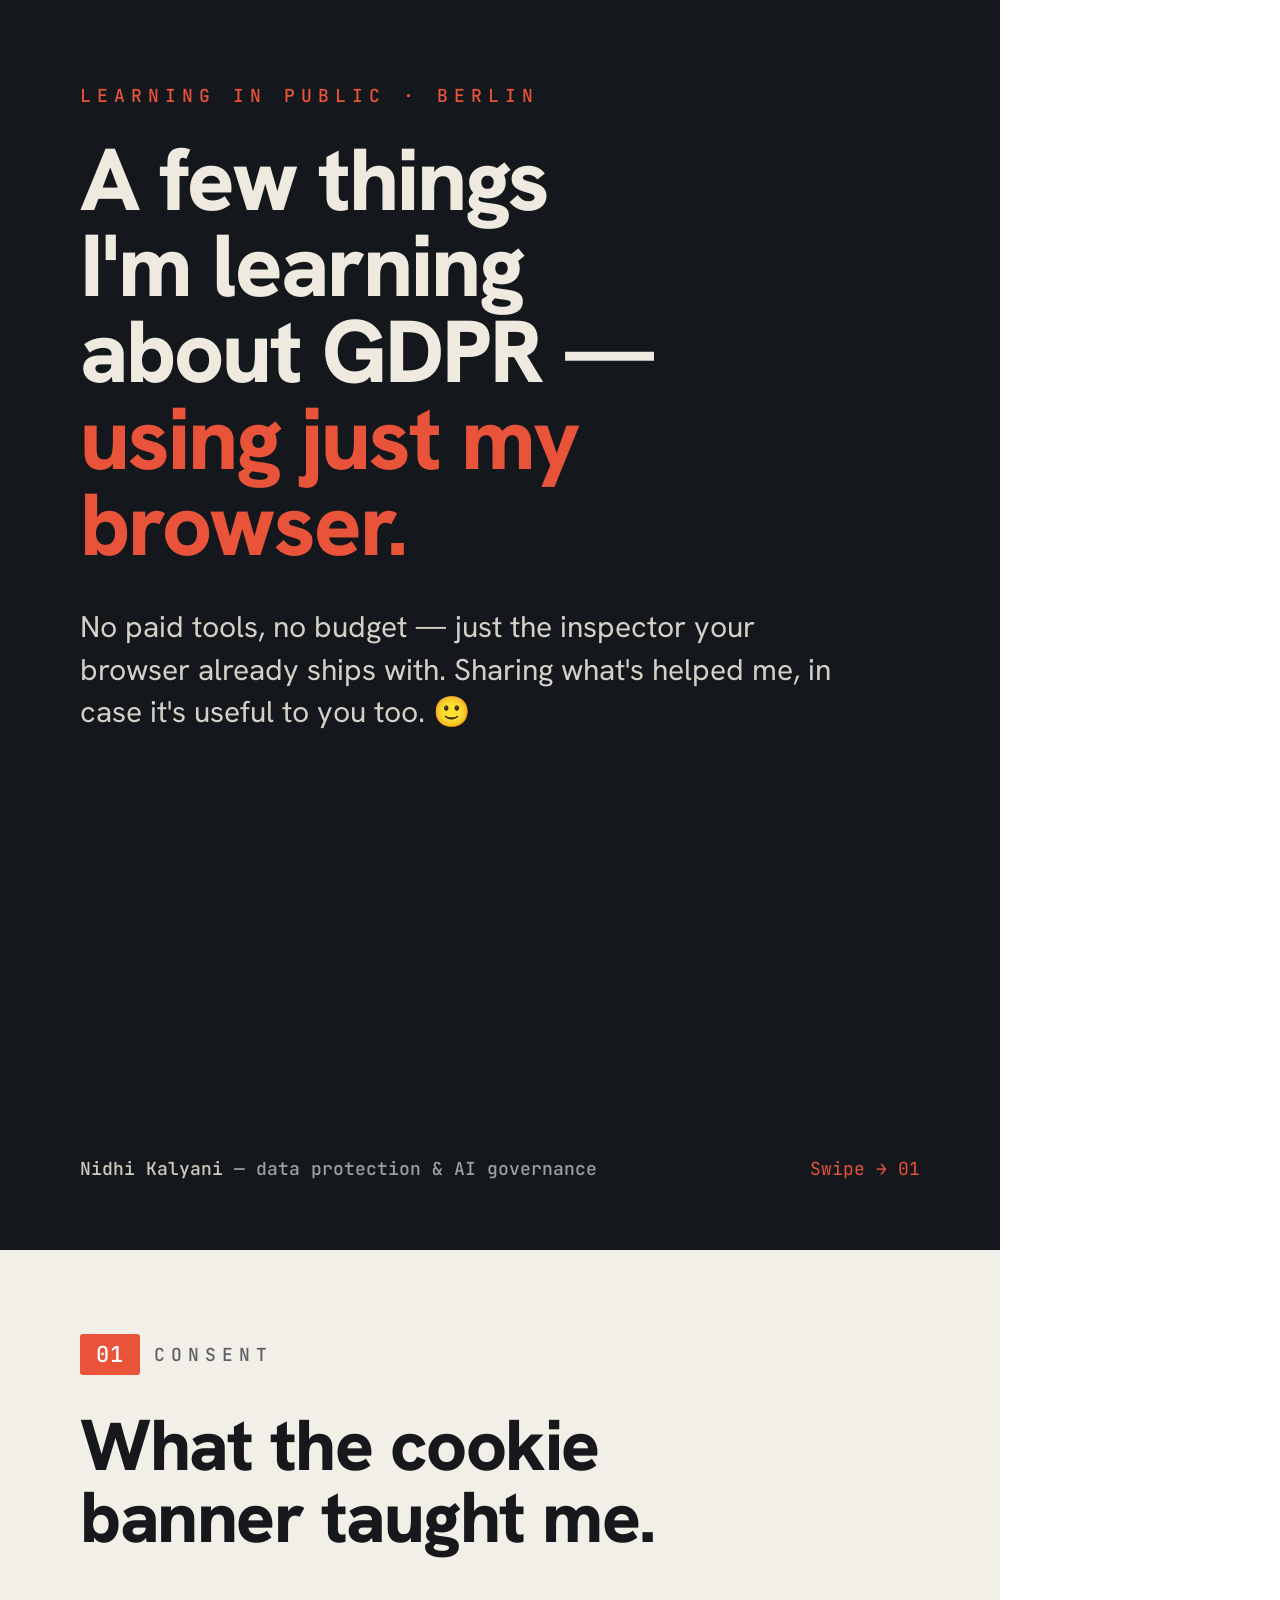
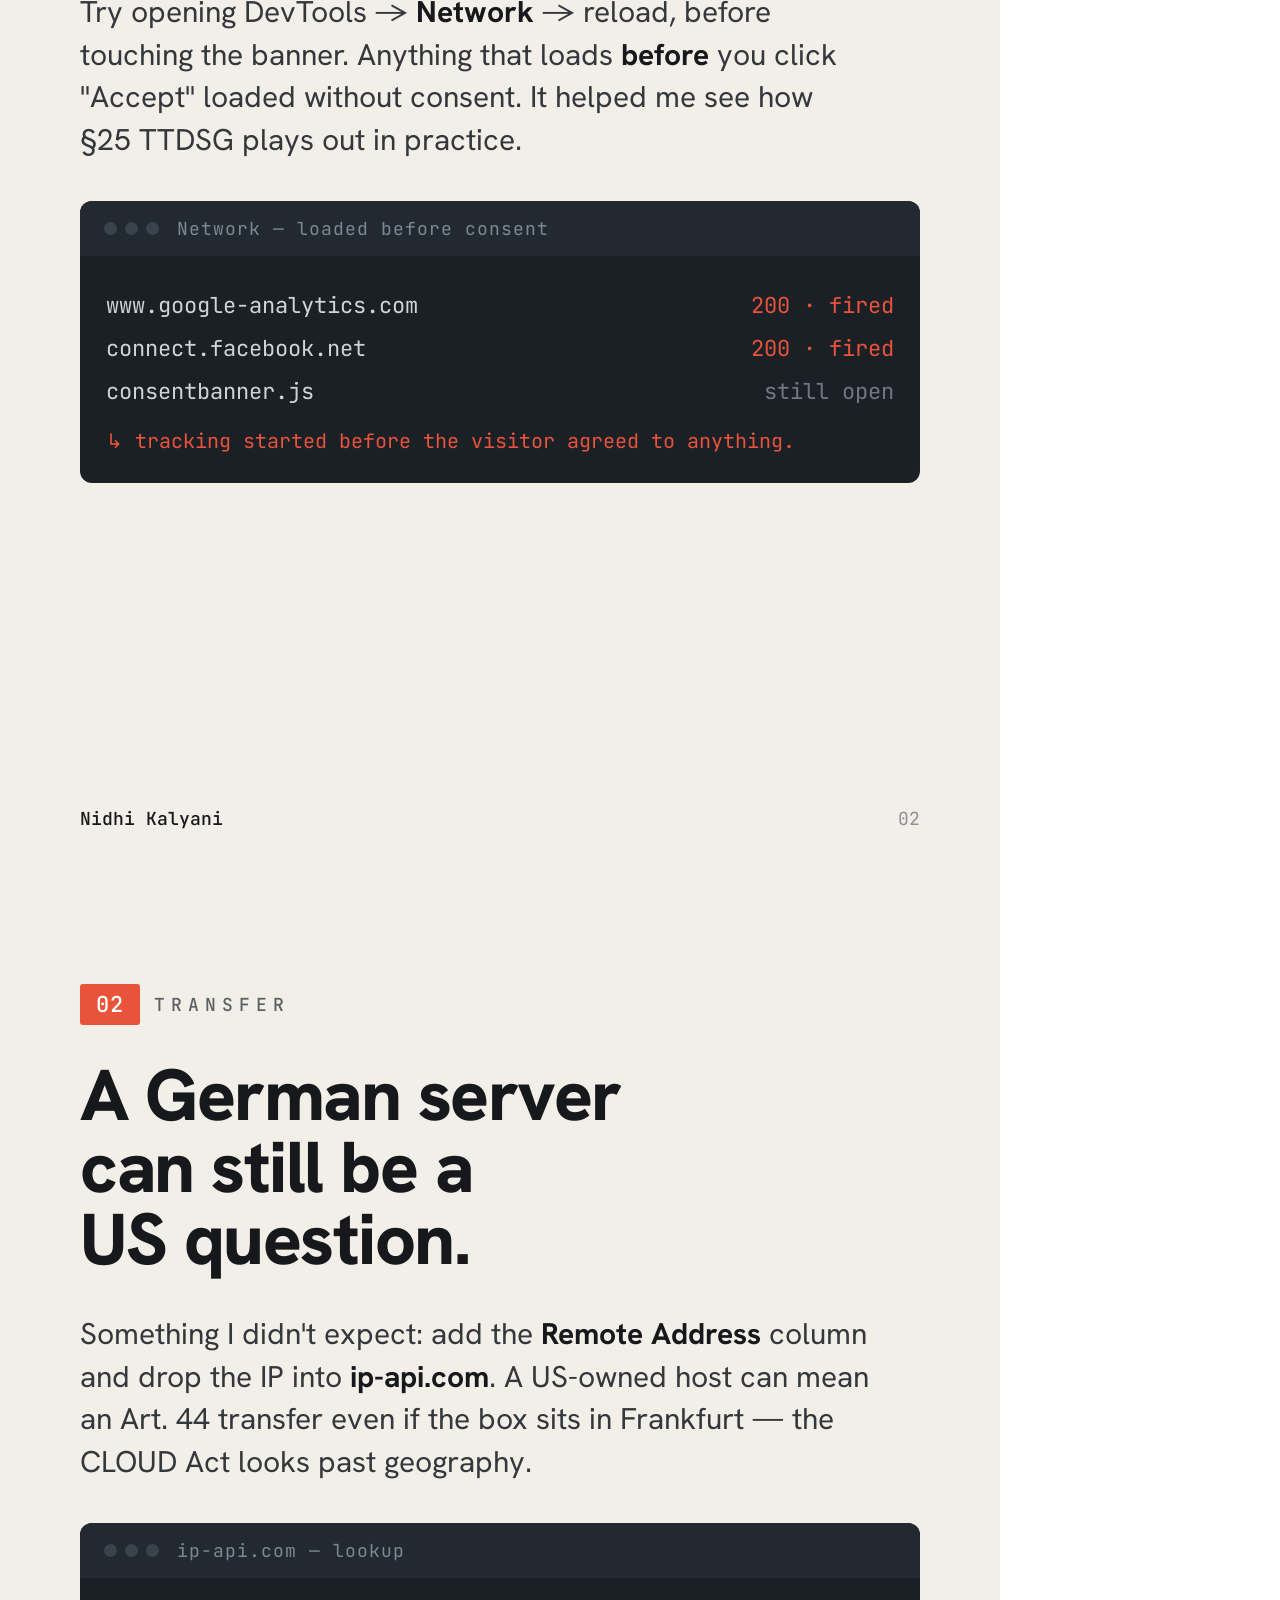
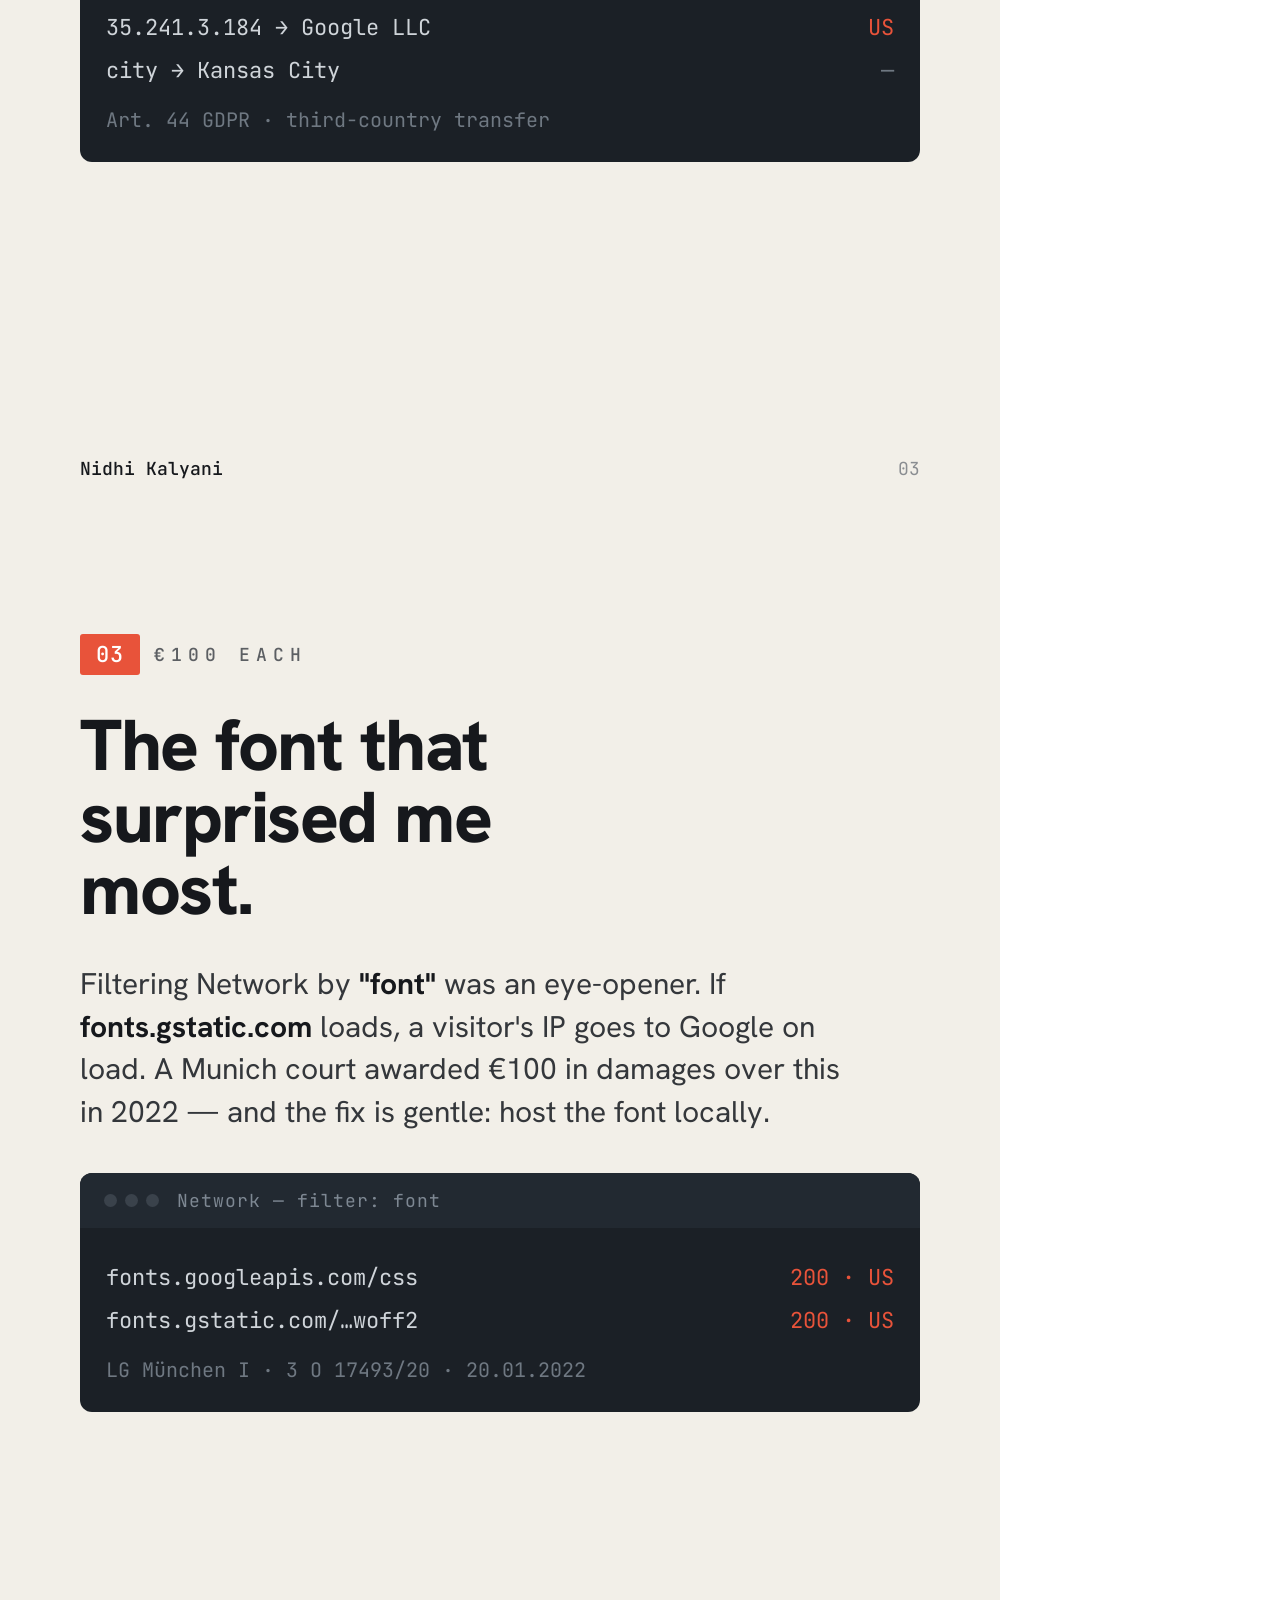
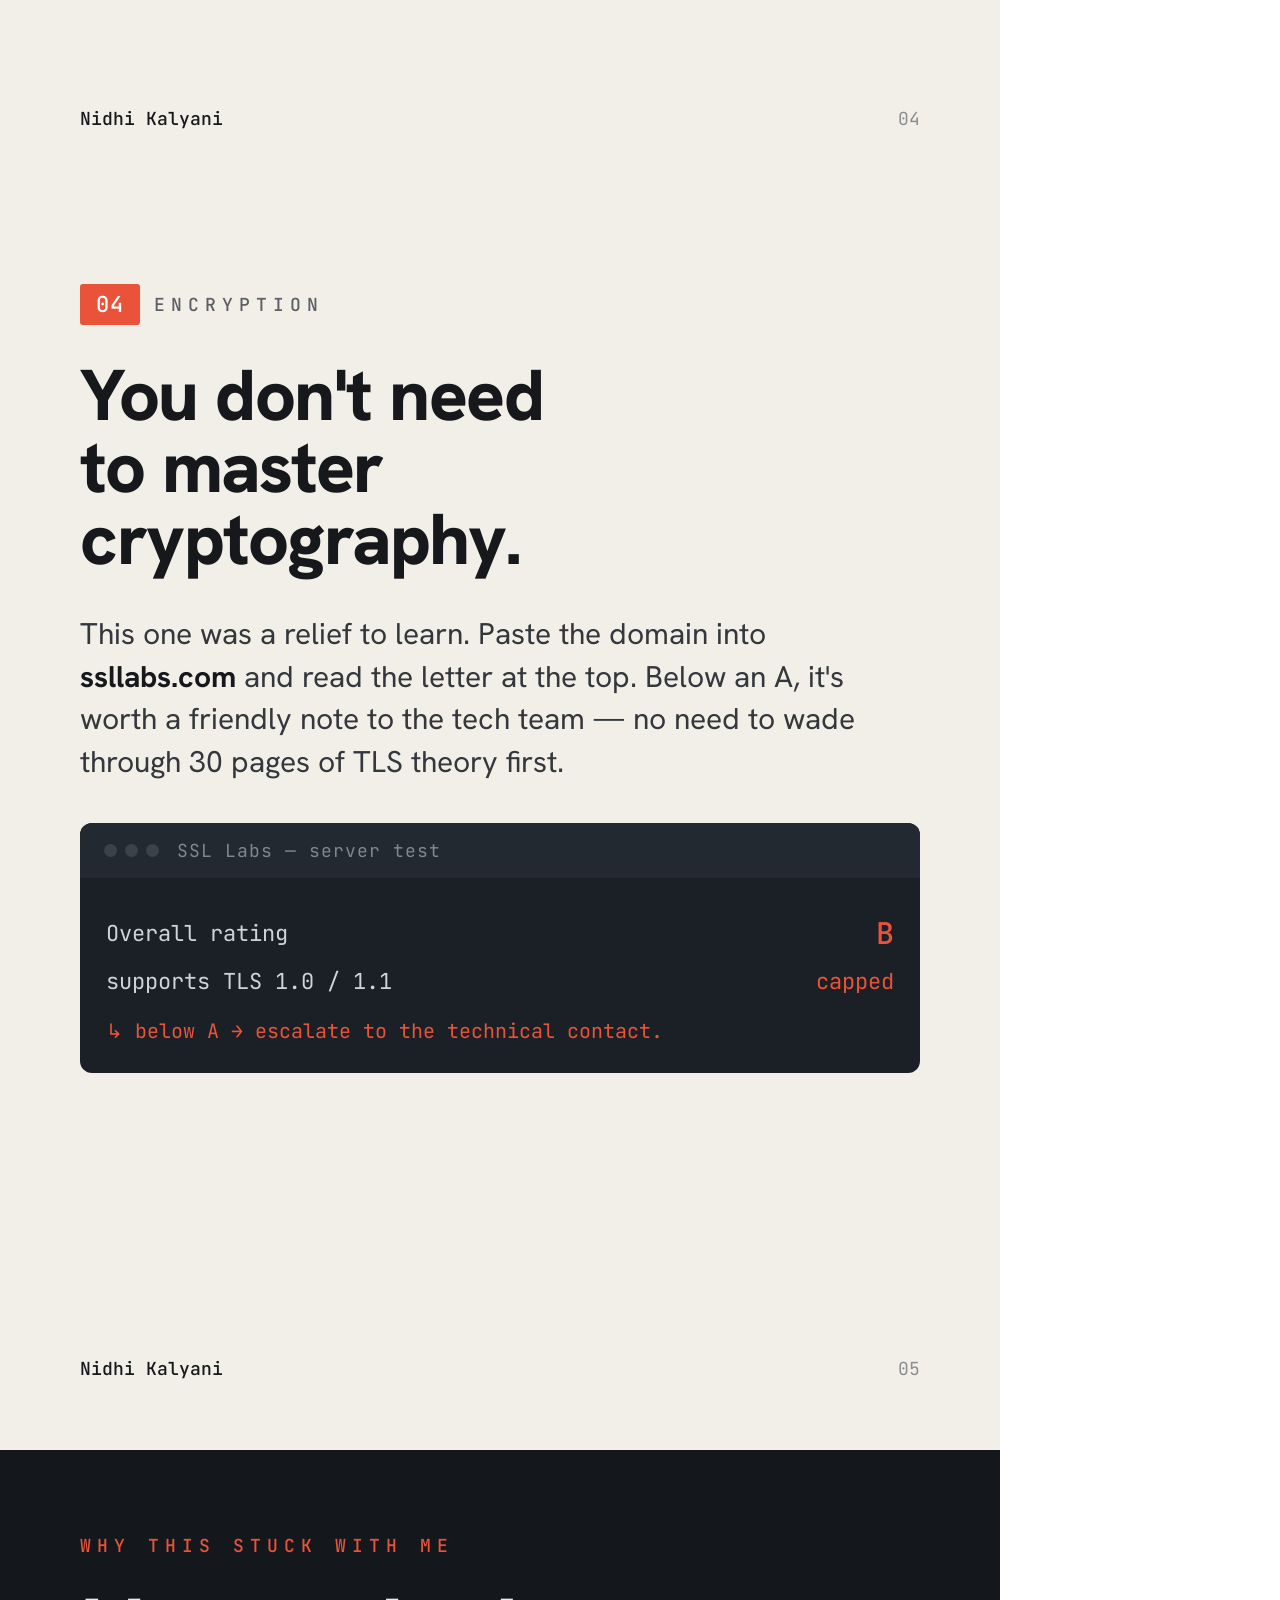
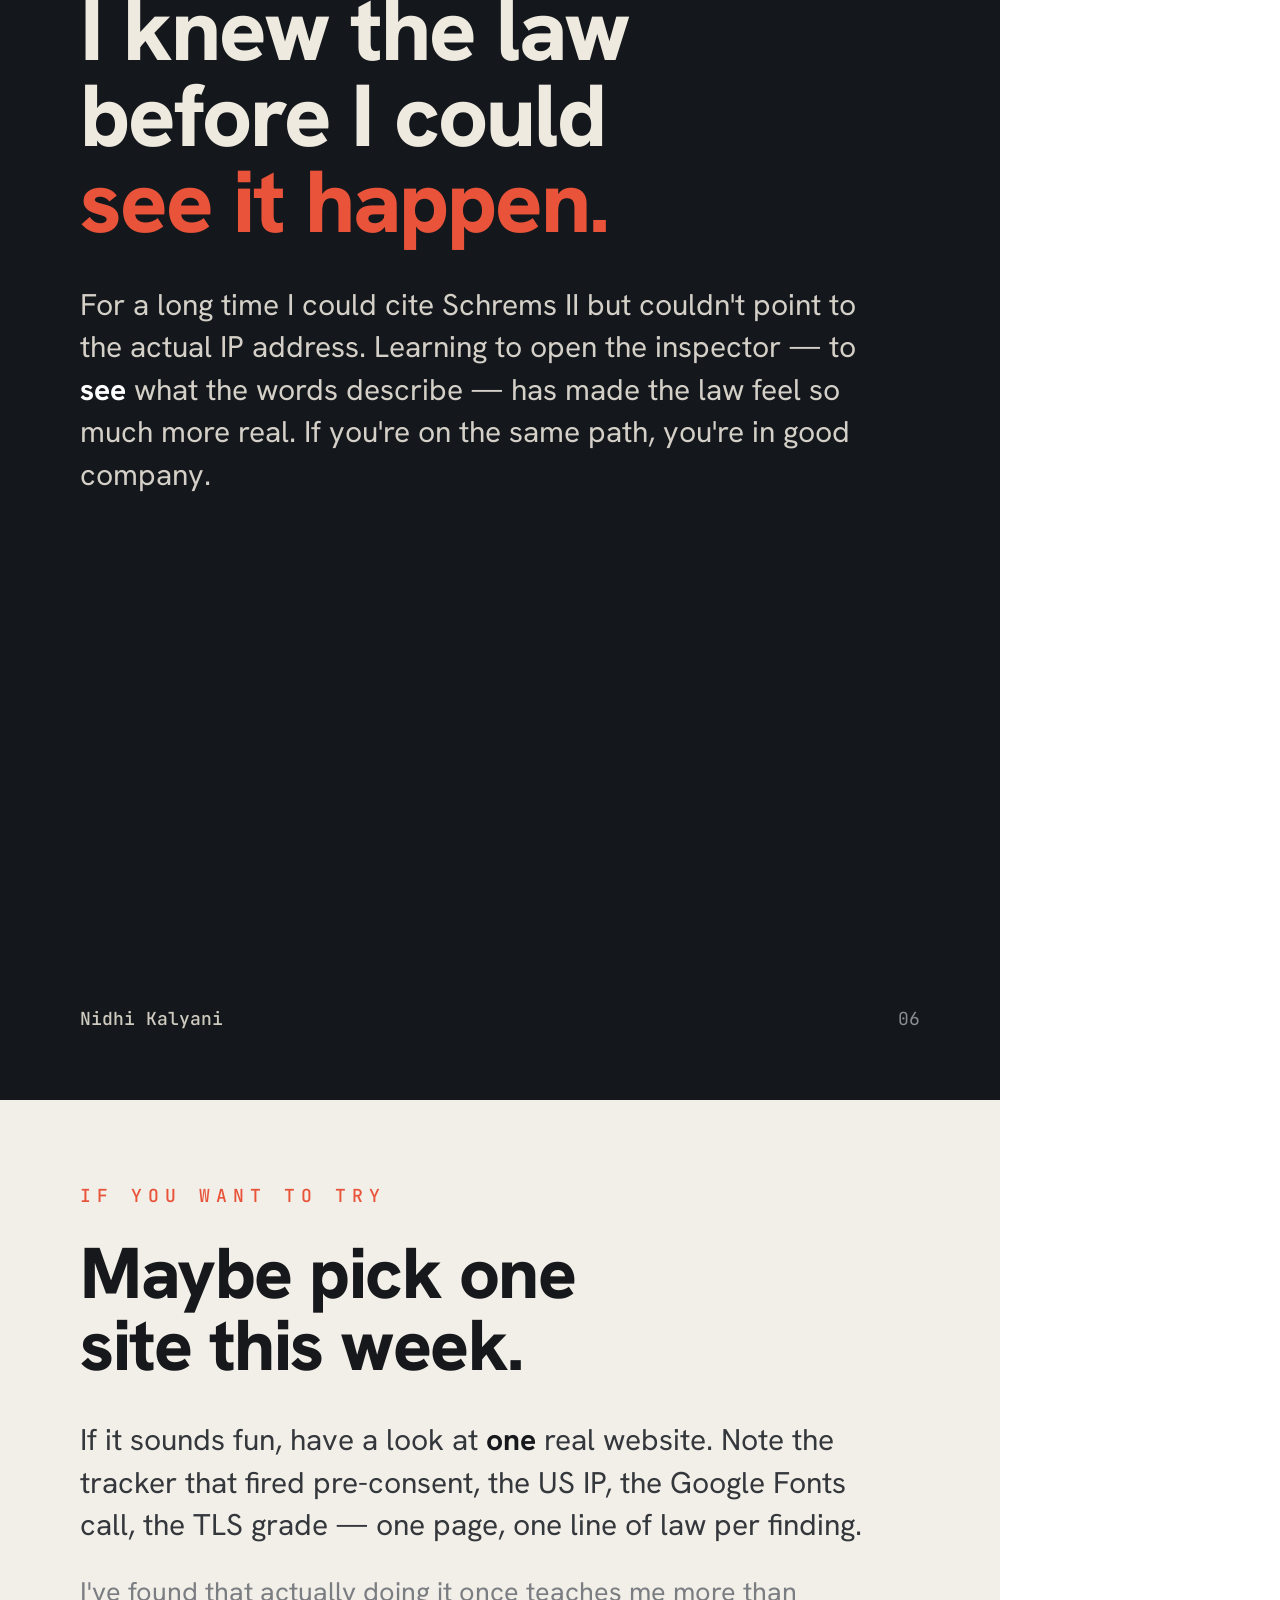
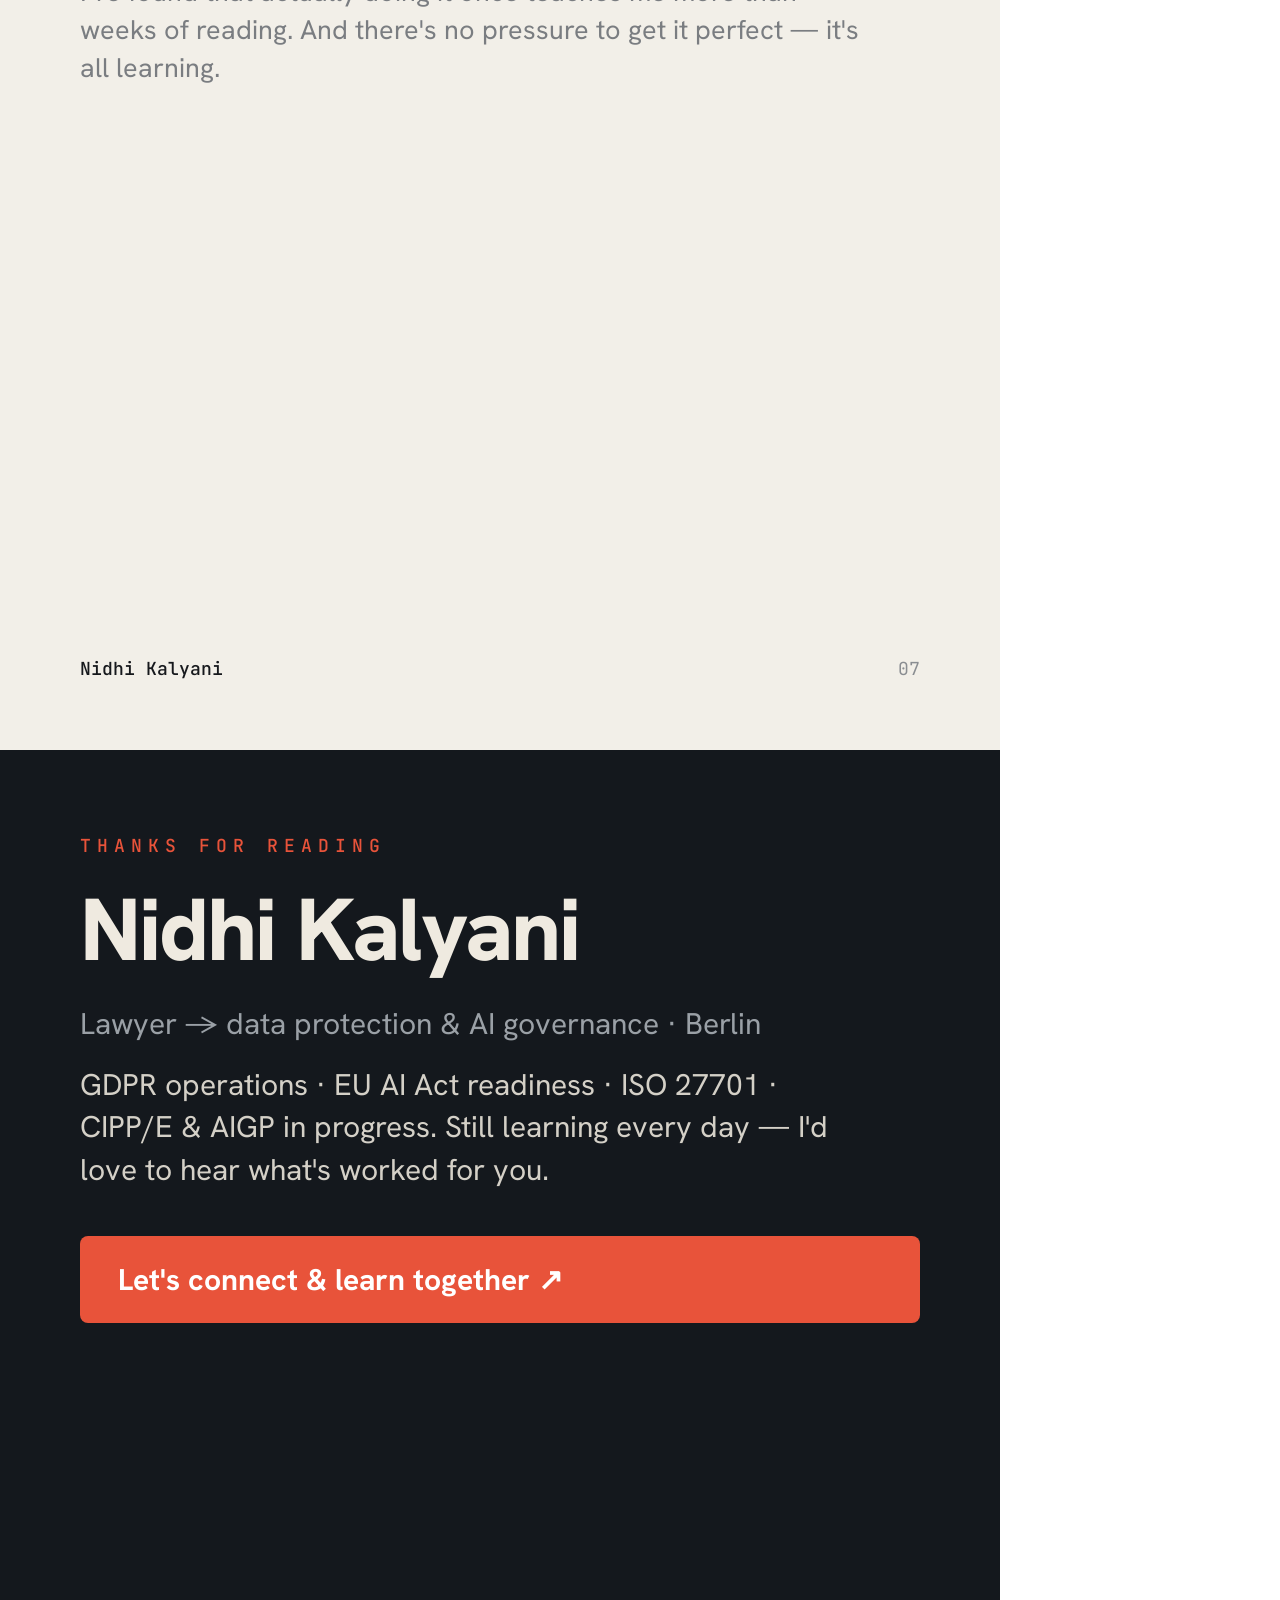
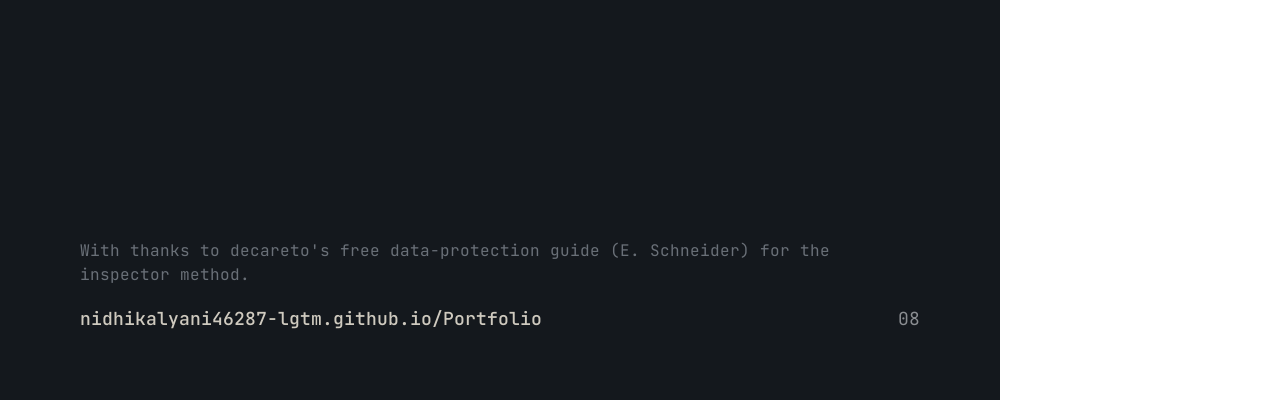
<file: carousels/gdpr-devtools/carousel.html>
<!DOCTYPE html>
<html lang="en">
<head>
<meta charset="utf-8" />
<style>
  @import url('https://fonts.googleapis.com/css2?family=Hanken+Grotesk:ital,wght@0,400;0,500;0,700;0,800;1,400&family=JetBrains+Mono:wght@400;500&display=swap');

  :root{
    --dark:#14181d;
    --cream:#f2efe8;
    --ink:#16181c;
    --accent:#e8533a;
    --dark-text:#efeae0;
    --dark-muted:#9aa0a6;
    --light-muted:#5c5f63;
    --panel:#1b2026;
    --panel-head:#222931;
  }

  @page{size:1000px 1250px;margin:0;}

  *{margin:0;padding:0;box-sizing:border-box;-webkit-print-color-adjust:exact;print-color-adjust:exact;}

  body{font-family:'Hanken Grotesk',sans-serif;}

  .slide{
    width:1000px;height:1250px;
    padding:84px 80px 70px;
    position:relative;
    display:flex;flex-direction:column;
    page-break-after:always;
    overflow:hidden;
  }
  .slide:last-child{page-break-after:auto;}

  .dark{background:var(--dark);color:var(--dark-text);}
  .light{background:var(--cream);color:var(--ink);}

  .eyebrow{
    font-family:'JetBrains Mono',monospace;
    font-size:18px;letter-spacing:6px;font-weight:500;
    text-transform:uppercase;color:var(--accent);
    margin-bottom:30px;
  }

  .tag{display:inline-flex;align-items:center;gap:14px;margin-bottom:34px;}
  .tag .num{
    background:var(--accent);color:#fff;font-family:'JetBrains Mono',monospace;
    font-weight:500;font-size:22px;padding:6px 16px;border-radius:3px;letter-spacing:1px;
  }
  .tag .lbl{
    font-family:'JetBrains Mono',monospace;font-size:18px;letter-spacing:6px;
    text-transform:uppercase;color:var(--light-muted);font-weight:500;
  }

  h1{font-weight:800;font-size:88px;line-height:0.98;letter-spacing:-2px;}
  h2{font-weight:800;font-size:72px;line-height:1.0;letter-spacing:-1.5px;}
  .accent{color:var(--accent);}
  .muted-word{color:var(--dark-muted);}

  .body{font-size:30px;line-height:1.42;font-weight:400;margin-top:38px;max-width:790px;}
  .dark .body{color:#d4d0c7;}
  .light .body{color:#34373b;}
  .body strong{font-weight:700;}
  .light .body strong{color:var(--ink);}
  .dark .body strong{color:#fff;}

  .body.secondary{font-size:27px;margin-top:26px;}
  .dark .body.secondary{color:var(--dark-muted);}
  .light .body.secondary{color:#7a7d81;}

  .spacer{flex:1;}

  .footer{
    display:flex;justify-content:space-between;align-items:flex-end;
    font-family:'JetBrains Mono',monospace;font-size:18px;
  }
  .footer .name{font-weight:500;}
  .dark .footer .name{color:#cfcabf;}
  .light .footer .name{color:var(--ink);}
  .dark .footer .name .role{color:var(--dark-muted);}
  .footer .pg{color:#8a8d91;}
  .footer .swipe{color:var(--accent);}

  .panel{margin-top:40px;border-radius:12px;overflow:hidden;background:var(--panel);font-family:'JetBrains Mono',monospace;}
  .panel-head{background:var(--panel-head);padding:16px 24px;display:flex;align-items:center;gap:18px;}
  .dots{display:flex;gap:8px;}
  .dots span{width:13px;height:13px;border-radius:50%;background:#3a424b;}
  .panel-title{color:#7e8893;font-size:18px;letter-spacing:1px;}
  .panel-body{padding:28px 26px;}
  .row{display:flex;justify-content:space-between;align-items:center;font-size:22px;color:#cfd4d9;padding:7px 0;}
  .row .ok{color:var(--accent);}
  .row .dim{color:#6f7882;}
  .note{color:var(--accent);font-size:20px;margin-top:14px;line-height:1.4;}
  .note.dimnote{color:#6f7882;}

  .big-grade{font-weight:800;font-size:120px;line-height:1;color:var(--accent);letter-spacing:-3px;}

  .cta-btn{display:inline-block;background:var(--accent);color:#fff;font-weight:700;font-size:30px;padding:24px 38px;border-radius:8px;margin-top:44px;}
  .creditline{font-family:'JetBrains Mono',monospace;font-size:16px;color:#6a7078;line-height:1.5;}
</style>
</head>
<body>

<!-- 01 COVER -->
<section class="slide dark">
  <div class="eyebrow">LEARNING&nbsp;IN&nbsp;PUBLIC&nbsp;·&nbsp;BERLIN</div>
  <h1>A few things<br>I'm learning<br>about GDPR —<br><span class="accent">using just my<br>browser.</span></h1>
  <div class="body">No paid tools, no budget — just the inspector your browser already ships with. Sharing what's helped me, in case it's useful to you too. 🙂</div>
  <div class="spacer"></div>
  <div class="footer">
    <span class="name">Nidhi Kalyani <span class="role">— data protection &amp; AI governance</span></span>
    <span class="swipe">Swipe →&nbsp;01</span>
  </div>
</section>

<!-- 02 CONSENT -->
<section class="slide light">
  <div class="tag"><span class="num">01</span><span class="lbl">Consent</span></div>
  <h2>What the cookie<br>banner taught me.</h2>
  <div class="body">Try opening DevTools → <strong>Network</strong> → reload, before touching the banner. Anything that loads <strong>before</strong> you click "Accept" loaded without consent. It helped me see how §25 TTDSG plays out in practice.</div>
  <div class="panel">
    <div class="panel-head"><span class="dots"><span></span><span></span><span></span></span><span class="panel-title">Network — loaded before consent</span></div>
    <div class="panel-body">
      <div class="row"><span>www.google-analytics.com</span><span class="ok">200 · fired</span></div>
      <div class="row"><span>connect.facebook.net</span><span class="ok">200 · fired</span></div>
      <div class="row"><span>consentbanner.js</span><span class="dim">still open</span></div>
      <div class="note">↳ tracking started before the visitor agreed to anything.</div>
    </div>
  </div>
  <div class="spacer"></div>
  <div class="footer"><span class="name">Nidhi Kalyani</span><span class="pg">02</span></div>
</section>

<!-- 03 TRANSFER -->
<section class="slide light">
  <div class="tag"><span class="num">02</span><span class="lbl">Transfer</span></div>
  <h2>A German server<br>can still be a<br>US question.</h2>
  <div class="body">Something I didn't expect: add the <strong>Remote Address</strong> column and drop the IP into <strong>ip-api.com</strong>. A US-owned host can mean an Art. 44 transfer even if the box sits in Frankfurt — the CLOUD Act looks past geography.</div>
  <div class="panel">
    <div class="panel-head"><span class="dots"><span></span><span></span><span></span></span><span class="panel-title">ip-api.com — lookup</span></div>
    <div class="panel-body">
      <div class="row"><span>35.241.3.184 → Google LLC</span><span class="ok">US</span></div>
      <div class="row"><span>city → Kansas City</span><span class="dim">—</span></div>
      <div class="note dimnote">Art. 44 GDPR · third-country transfer</div>
    </div>
  </div>
  <div class="spacer"></div>
  <div class="footer"><span class="name">Nidhi Kalyani</span><span class="pg">03</span></div>
</section>

<!-- 04 FONT -->
<section class="slide light">
  <div class="tag"><span class="num">03</span><span class="lbl">€100 each</span></div>
  <h2>The font that<br>surprised me<br>most.</h2>
  <div class="body">Filtering Network by <strong>"font"</strong> was an eye-opener. If <strong>fonts.gstatic.com</strong> loads, a visitor's IP goes to Google on load. A Munich court awarded €100 in damages over this in 2022 — and the fix is gentle: host the font locally.</div>
  <div class="panel">
    <div class="panel-head"><span class="dots"><span></span><span></span><span></span></span><span class="panel-title">Network — filter: font</span></div>
    <div class="panel-body">
      <div class="row"><span>fonts.googleapis.com/css</span><span class="ok">200 · US</span></div>
      <div class="row"><span>fonts.gstatic.com/…woff2</span><span class="ok">200 · US</span></div>
      <div class="note dimnote">LG München I · 3 O 17493/20 · 20.01.2022</div>
    </div>
  </div>
  <div class="spacer"></div>
  <div class="footer"><span class="name">Nidhi Kalyani</span><span class="pg">04</span></div>
</section>

<!-- 05 ENCRYPTION -->
<section class="slide light">
  <div class="tag"><span class="num">04</span><span class="lbl">Encryption</span></div>
  <h2>You don't need<br>to master<br>cryptography.</h2>
  <div class="body">This one was a relief to learn. Paste the domain into <strong>ssllabs.com</strong> and read the letter at the top. Below an A, it's worth a friendly note to the tech team — no need to wade through 30 pages of TLS theory first.</div>
  <div class="panel">
    <div class="panel-head"><span class="dots"><span></span><span></span><span></span></span><span class="panel-title">SSL Labs — server test</span></div>
    <div class="panel-body">
      <div class="row"><span>Overall rating</span><span class="ok" style="font-size:30px;font-weight:500;">B</span></div>
      <div class="row"><span>supports TLS 1.0 / 1.1</span><span class="ok">capped</span></div>
      <div class="note">↳ below A → escalate to the technical contact.</div>
    </div>
  </div>
  <div class="spacer"></div>
  <div class="footer"><span class="name">Nidhi Kalyani</span><span class="pg">05</span></div>
</section>

<!-- 06 WHY THIS MATTERS -->
<section class="slide dark">
  <div class="eyebrow">WHY&nbsp;THIS&nbsp;STUCK&nbsp;WITH&nbsp;ME</div>
  <h1>I knew the law<br>before I could<br><span class="accent">see it happen.</span></h1>
  <div class="body">For a long time I could cite Schrems II but couldn't point to the actual IP address. Learning to open the inspector — to <strong>see</strong> what the words describe — has made the law feel so much more real. If you're on the same path, you're in good company.</div>
  <div class="spacer"></div>
  <div class="footer"><span class="name">Nidhi Kalyani</span><span class="pg">06</span></div>
</section>

<!-- 07 TRY IT YOURSELF -->
<section class="slide light">
  <div class="eyebrow">IF&nbsp;YOU&nbsp;WANT&nbsp;TO&nbsp;TRY</div>
  <h2>Maybe pick one<br>site this week.</h2>
  <div class="body">If it sounds fun, have a look at <strong>one</strong> real website. Note the tracker that fired pre-consent, the US IP, the Google Fonts call, the TLS grade — one page, one line of law per finding.</div>
  <div class="body secondary">I've found that actually doing it once teaches me more than weeks of reading. And there's no pressure to get it perfect — it's all learning.</div>
  <div class="spacer"></div>
  <div class="footer"><span class="name">Nidhi Kalyani</span><span class="pg">07</span></div>
</section>

<!-- 08 CTA / BIO -->
<section class="slide dark">
  <div class="eyebrow">THANKS&nbsp;FOR&nbsp;READING</div>
  <h1>Nidhi Kalyani</h1>
  <div class="body" style="margin-top:30px;color:var(--dark-muted);">Lawyer → data protection &amp; AI governance · Berlin</div>
  <div class="body" style="margin-top:18px;">GDPR operations · EU AI Act readiness · ISO 27701 · CIPP/E &amp; AIGP in progress. Still learning every day — I'd love to hear what's worked for you.</div>
  <span class="cta-btn">Let's connect &amp; learn together ↗</span>
  <div class="spacer"></div>
  <div class="creditline">With thanks to decareto's free data-protection guide (E. Schneider) for the inspector method.</div>
  <div class="footer" style="margin-top:20px;"><span class="name">nidhikalyani46287-lgtm.github.io/Portfolio</span><span class="pg">08</span></div>
</section>

</body>
</html>
</file>
<file: blog.css>
/* ============================================================
   blog.css — shared styling for Nidhi Kalyani's writing pages.
   Reuses the portfolio's design tokens so the blog matches the
   homepage. Linked by /blog/index.html and /blog/<post>.html
   ============================================================ */

:root {
  --paper: #F4EFE3;
  --paper-2: #EFE9DA;
  --ink: #1C1B17;
  --ink-soft: #595449;
  --accent: #B6452A;
  --line: rgba(28, 27, 23, 0.14);
  --line-soft: rgba(28, 27, 23, 0.08);
}

* { margin: 0; padding: 0; box-sizing: border-box; }
html { scroll-behavior: smooth; }

body {
  background: var(--paper);
  color: var(--ink);
  font-family: "Inter", system-ui, sans-serif;
  font-size: 17px;
  line-height: 1.6;
  -webkit-font-smoothing: antialiased;
  text-rendering: optimizeLegibility;
}

.serif { font-family: "Fraunces", Georgia, serif; font-optical-sizing: auto; }

.wrap { width: 100%; max-width: 1080px; margin: 0 auto; padding: 0 32px; }

/* ---------- NAV (matches homepage) ---------- */
nav {
  position: sticky; top: 0; z-index: 50;
  background: rgba(244, 239, 227, 0.9);
  backdrop-filter: saturate(120%);
  border-bottom: 1px solid var(--line-soft);
}
nav .wrap { display: flex; align-items: baseline; justify-content: space-between; height: 68px; }
nav .brand { font-family: "Fraunces", serif; font-weight: 500; font-size: 19px; letter-spacing: -0.01em; text-decoration: none; color: var(--ink); }
nav .links { display: flex; gap: 30px; font-size: 14px; letter-spacing: 0.01em; }
nav .links a { color: var(--ink-soft); text-decoration: none; transition: color 0.2s ease; }
nav .links a:hover { color: var(--accent); }
nav .links a.active { color: var(--accent); }

/* ---------- BLOG INDEX (listing) ---------- */
.blog-head { padding: 120px 0 64px; }
.blog-head .eyebrow {
  font-size: 13px; letter-spacing: 0.16em; text-transform: uppercase;
  color: var(--accent); font-weight: 500; margin-bottom: 28px;
}
.blog-head h1 {
  font-family: "Fraunces", serif; font-weight: 400;
  font-size: clamp(40px, 8vw, 84px); line-height: 0.96;
  letter-spacing: -0.025em; margin-bottom: 28px;
}
.blog-head p { font-size: clamp(17px, 2vw, 20px); color: var(--ink-soft); max-width: 56ch; }

.post-list { border-top: 1px solid var(--line); padding-bottom: 96px; }
.post-card {
  display: block; text-decoration: none; color: inherit;
  padding: 40px 0; border-bottom: 1px solid var(--line-soft);
  transition: padding-left 0.3s ease;
}
.post-card:hover { padding-left: 8px; }
.post-card .pc-meta {
  font-size: 13px; letter-spacing: 0.06em; text-transform: uppercase;
  color: var(--accent); margin-bottom: 14px;
}
.post-card .pc-title {
  font-family: "Fraunces", serif; font-weight: 400;
  font-size: clamp(26px, 4vw, 40px); letter-spacing: -0.02em;
  line-height: 1.08; margin-bottom: 14px; max-width: 22ch;
}
.post-card .pc-excerpt { color: var(--ink-soft); max-width: 60ch; font-size: 16.5px; }
.post-card .pc-more { color: var(--accent); font-size: 14px; margin-top: 16px; display: inline-block; }

/* ---------- ARTICLE (single post) ---------- */
.article { max-width: 720px; margin: 0 auto; padding: 0 32px; }
.back-link {
  display: inline-block; margin: 48px 0 40px; font-size: 14px;
  color: var(--ink-soft); text-decoration: none; transition: color 0.2s ease;
}
.back-link:hover { color: var(--accent); }

.article-header { margin-bottom: 48px; padding-bottom: 40px; border-bottom: 1px solid var(--line); }
.article-header .eyebrow {
  font-size: 13px; letter-spacing: 0.16em; text-transform: uppercase;
  color: var(--accent); font-weight: 500; margin-bottom: 24px;
}
.article-header h1 {
  font-family: "Fraunces", serif; font-weight: 400;
  font-size: clamp(34px, 6vw, 56px); line-height: 1.04;
  letter-spacing: -0.02em; margin-bottom: 24px;
}
.article-meta { font-size: 14px; color: var(--ink-soft); letter-spacing: 0.01em; }
.article-meta strong { color: var(--ink); font-weight: 600; }

/* prose */
.prose { font-size: 18px; line-height: 1.75; color: var(--ink); }
.prose > p { margin-bottom: 24px; }
.prose .lede { font-size: 21px; line-height: 1.6; color: var(--ink); font-family: "Fraunces", serif; font-style: italic; font-weight: 300; }
.prose h2 {
  font-family: "Fraunces", serif; font-weight: 400;
  font-size: clamp(24px, 4vw, 32px); letter-spacing: -0.015em;
  line-height: 1.15; margin: 48px 0 18px;
}
.prose h3 {
  font-family: "Fraunces", serif; font-weight: 500;
  font-size: 21px; margin: 32px 0 12px;
}
.prose a { color: var(--accent); text-decoration: underline; text-underline-offset: 3px; text-decoration-thickness: 1px; }
.prose strong { font-weight: 600; }
.prose ul, .prose ol { margin: 0 0 24px 0; padding-left: 0; list-style: none; }
.prose li { position: relative; padding-left: 24px; margin-bottom: 10px; color: var(--ink); }
.prose ul li::before { content: ""; position: absolute; left: 0; top: 13px; width: 7px; height: 1px; background: var(--accent); }
.prose ol { counter-reset: item; }
.prose ol li { counter-increment: item; }
.prose ol li::before { content: counter(item); position: absolute; left: 0; top: 0; color: var(--accent); font-family: "Fraunces", serif; font-size: 15px; }

/* callout / key-insight box */
.callout {
  background: var(--paper-2); border-left: 3px solid var(--accent);
  padding: 22px 26px; margin: 32px 0; border-radius: 0 6px 6px 0;
}
.callout .callout-label {
  font-size: 12px; letter-spacing: 0.14em; text-transform: uppercase;
  color: var(--accent); font-weight: 600; margin-bottom: 8px;
}
.callout p { margin: 0; font-size: 17px; line-height: 1.6; }

/* TL;DR box */
.tldr {
  background: var(--paper-2); border: 1px solid var(--line);
  padding: 26px 30px; margin: 0 0 44px; border-radius: 8px;
}
.tldr .tldr-label {
  font-size: 12px; letter-spacing: 0.14em; text-transform: uppercase;
  color: var(--accent); font-weight: 600; margin-bottom: 14px;
}
.tldr ul { margin: 0; }

/* diagram / ASCII block */
.diagram {
  background: var(--paper-2); border: 1px solid var(--line-soft);
  border-radius: 8px; padding: 22px 24px; margin: 32px 0;
  font-family: "SF Mono", ui-monospace, Menlo, Consolas, monospace;
  font-size: 13px; line-height: 1.5; color: var(--ink);
  overflow-x: auto; white-space: pre;
}

/* comparison table */
.table-wrap { overflow-x: auto; margin: 32px 0; }
table { width: 100%; border-collapse: collapse; font-size: 15.5px; }
th, td { text-align: left; padding: 13px 16px; border-bottom: 1px solid var(--line-soft); vertical-align: top; }
th { font-weight: 600; color: var(--ink); border-bottom: 1px solid var(--line); font-size: 13px; letter-spacing: 0.04em; text-transform: uppercase; }
td { color: var(--ink-soft); }
td strong { color: var(--ink); }

/* pull quote */
.pullquote {
  font-family: "Fraunces", serif; font-style: italic; font-weight: 300;
  font-size: clamp(22px, 3.4vw, 28px); line-height: 1.35; color: var(--ink);
  margin: 40px 0; padding-left: 24px; border-left: 3px solid var(--accent);
}

/* author / CTA at end */
.post-cta {
  margin: 56px 0 0; padding: 32px 0 0; border-top: 1px solid var(--line);
  color: var(--ink-soft); font-size: 16px;
}
.post-cta a { color: var(--accent); text-decoration: none; border-bottom: 1px solid transparent; transition: border-color 0.2s ease; }
.post-cta a:hover { border-color: var(--accent); }

/* ---------- FOOTER ---------- */
footer {
  padding: 40px 0 56px; border-top: 1px solid var(--line);
  display: flex; justify-content: space-between; align-items: center;
  font-size: 13px; color: var(--ink-soft);
}
footer .serif { font-size: 15px; color: var(--ink); }
footer a { color: var(--ink-soft); text-decoration: none; }
footer a:hover { color: var(--accent); }

/* ---------- RESPONSIVE ---------- */
@media (max-width: 720px) {
  body { font-size: 16px; }
  .wrap, .article { padding: 0 22px; }
  nav .links { gap: 18px; }
  .blog-head { padding: 90px 0 48px; }
  .prose { font-size: 17px; }
  .diagram { font-size: 11.5px; }
  footer { flex-direction: column; gap: 12px; align-items: flex-start; }
}
</file>
